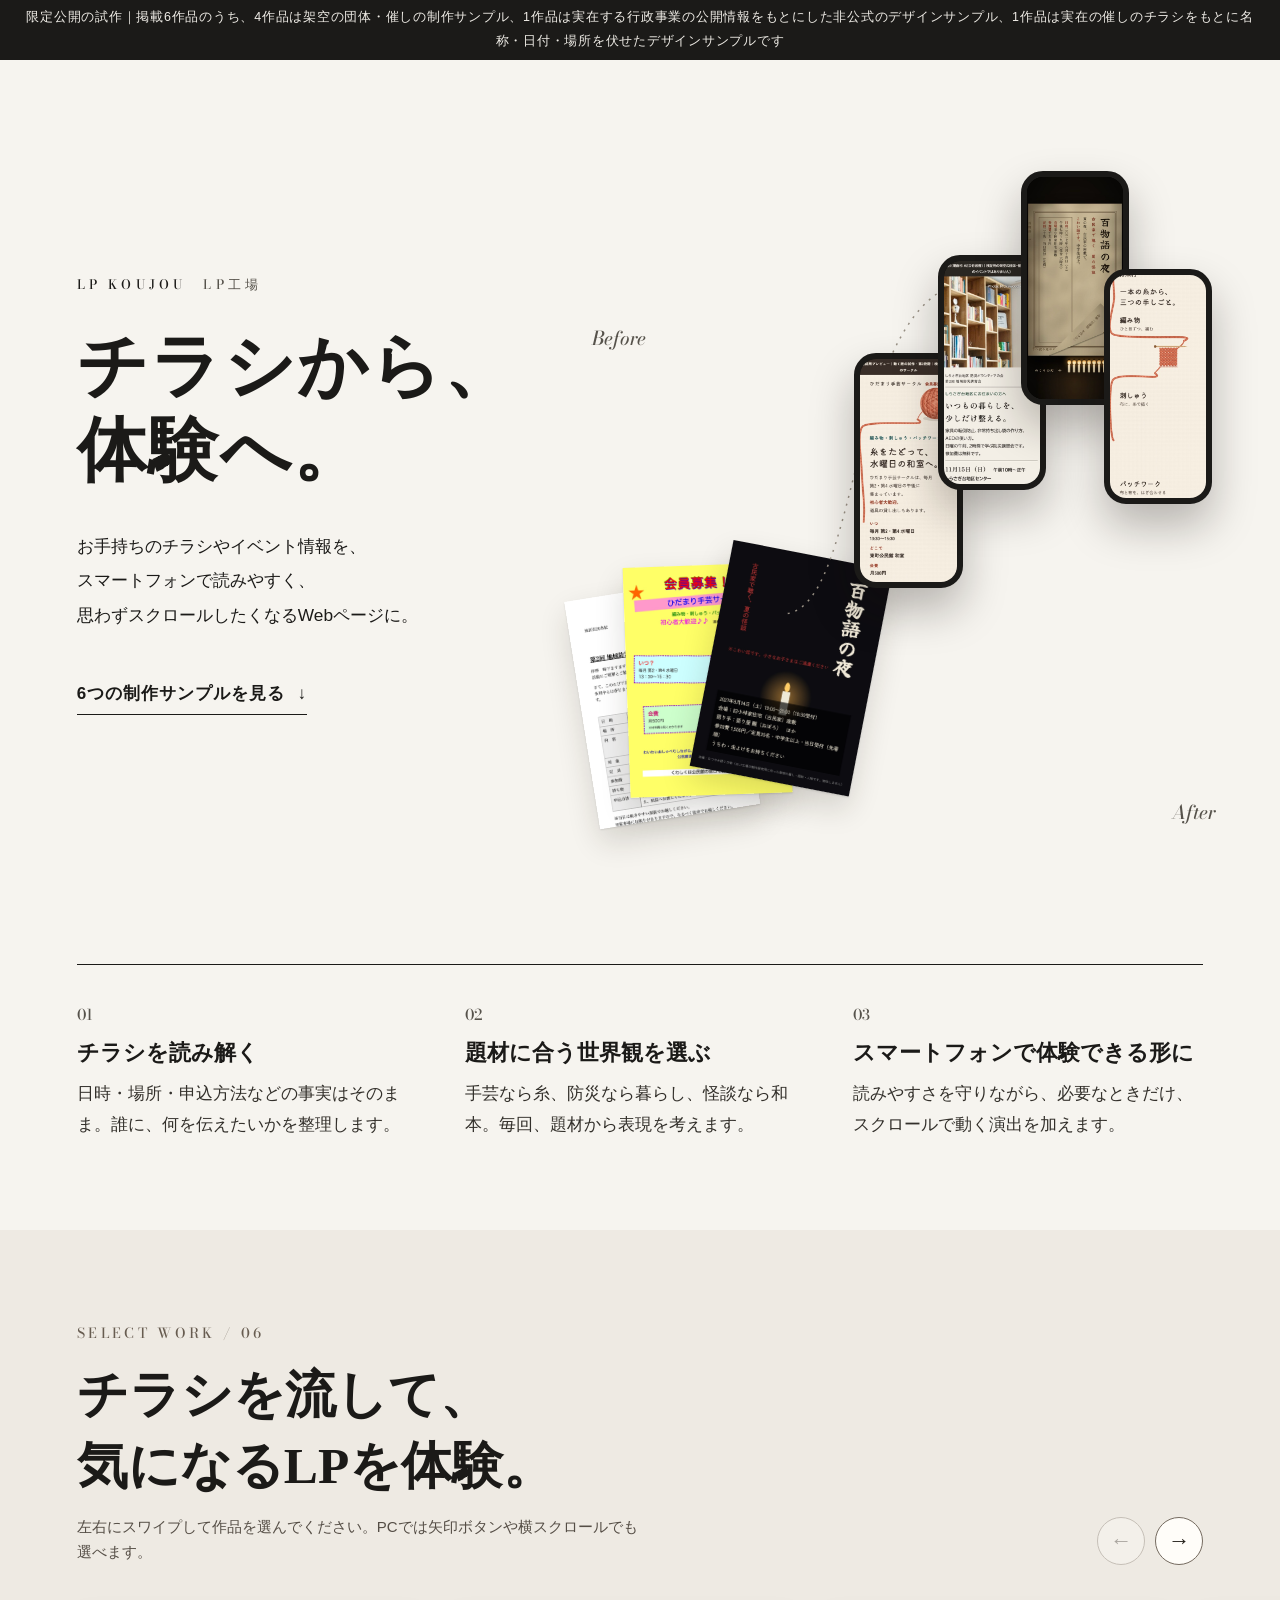
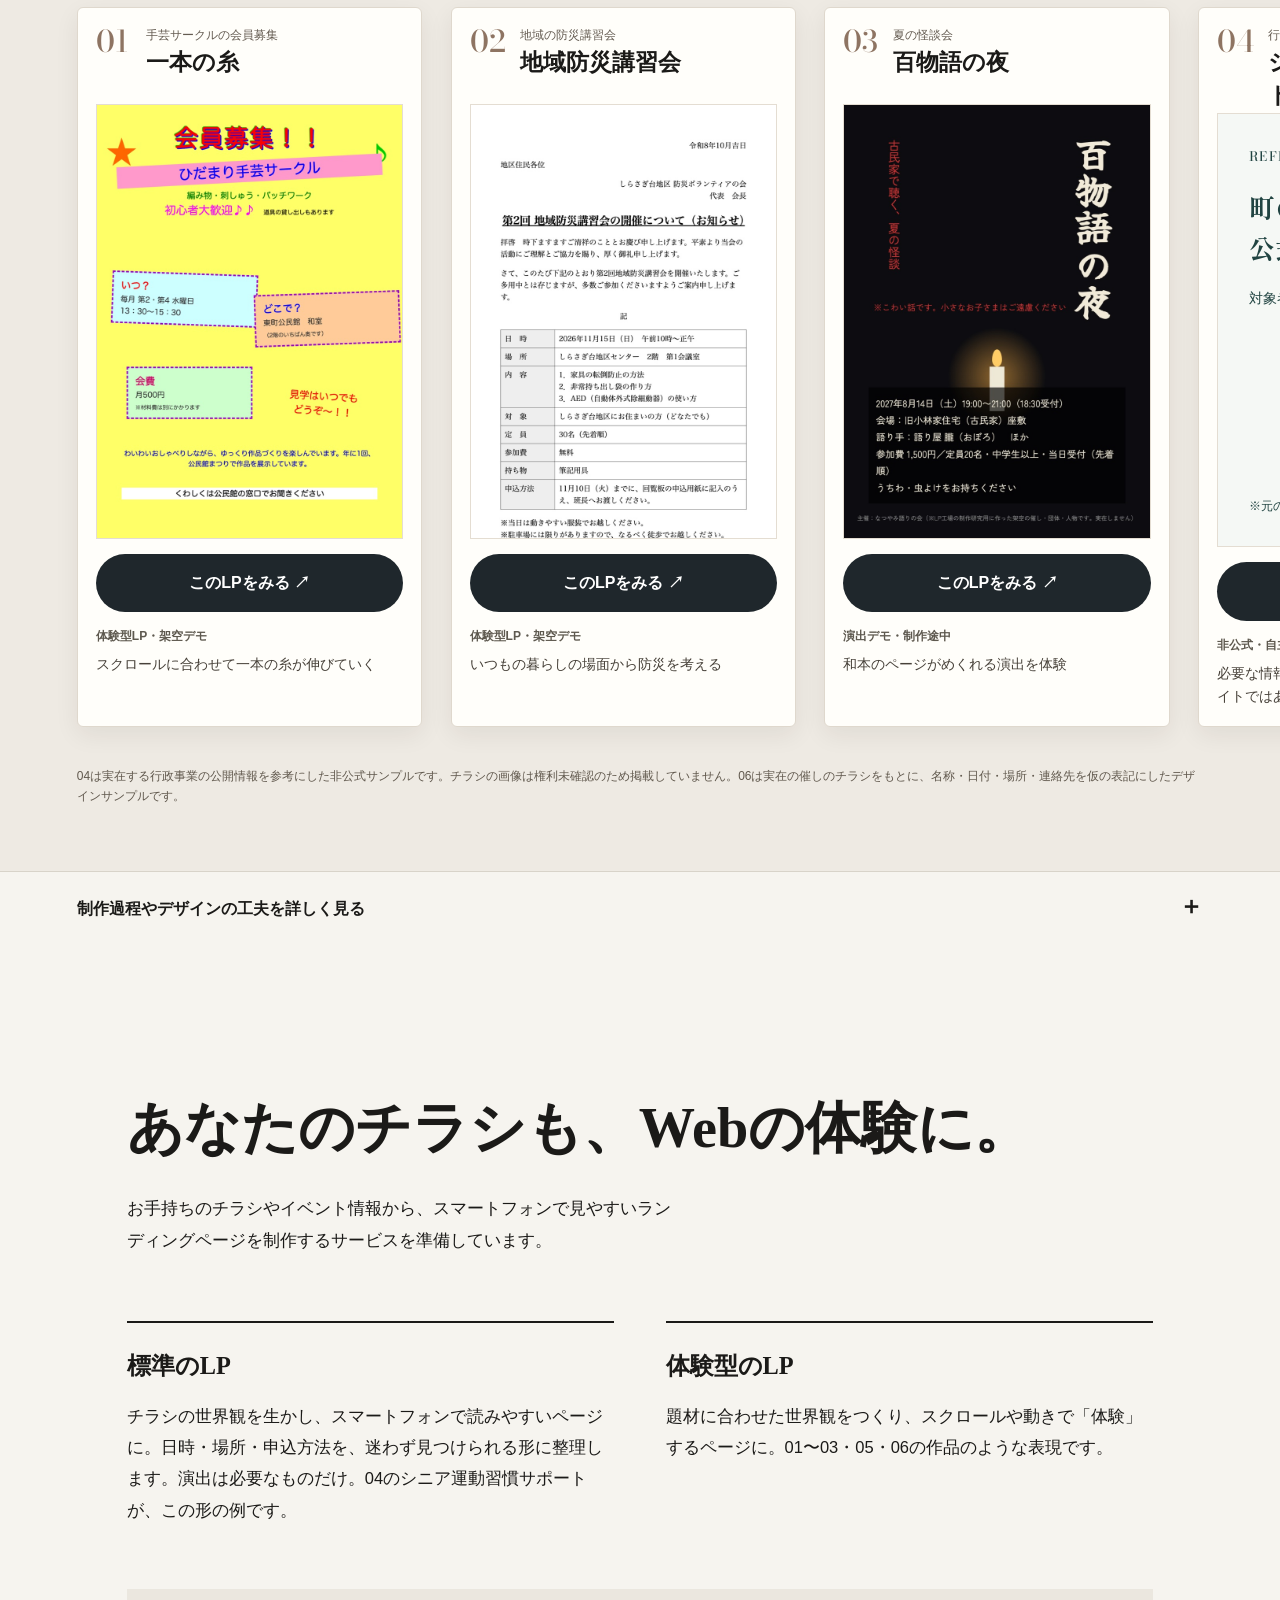
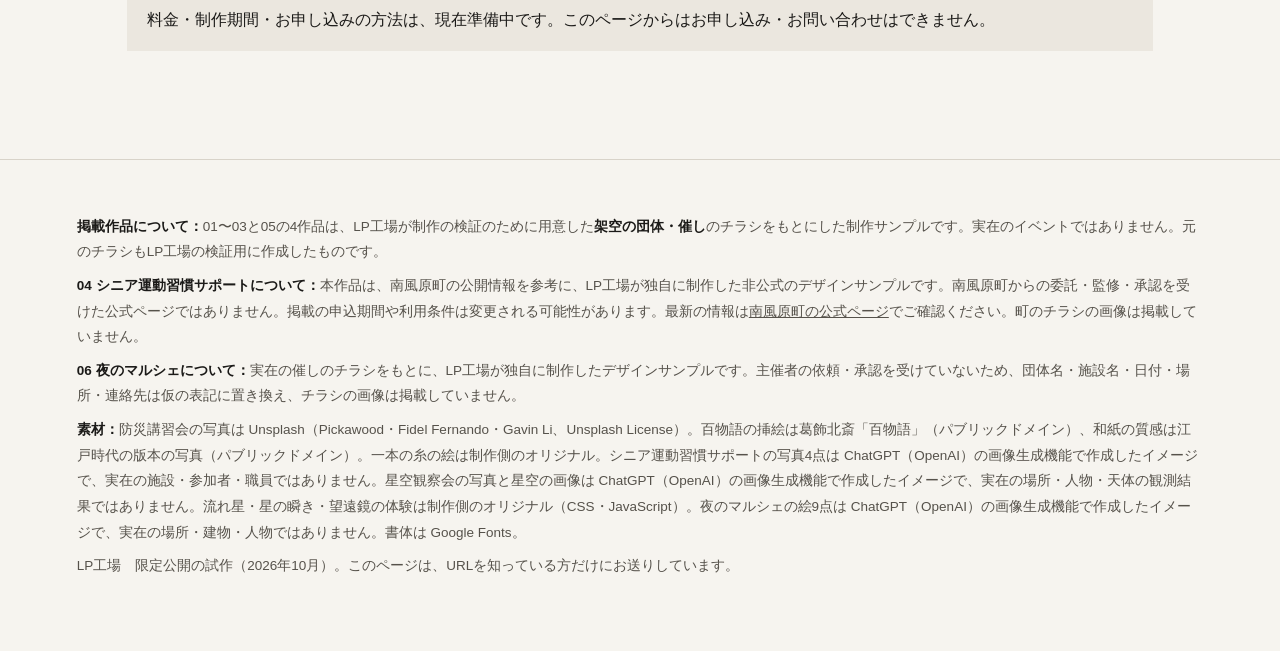
<file: lpk-v38bcgca9hwhktank9yjrrpt8z/index.html>
<!doctype html>
<html lang="ja">
<head>
<meta charset="utf-8">
<meta name="robots" content="noindex, nofollow, noarchive">
<meta name="referrer" content="no-referrer">
<meta name="viewport" content="width=device-width, initial-scale=1">

<title>チラシから、体験へ。｜LP工場 制作サンプル（非公開試作）</title>
<meta name="description" content="お手持ちのチラシやイベント情報から、スマートフォンで見やすく、印象に残るランディングページを。LP工場の制作サンプル（非公開の試作）。">
<link rel="icon" href="data:,">
<link rel="preconnect" href="https://fonts.googleapis.com"><link rel="preconnect" href="https://fonts.gstatic.com" crossorigin>
<link rel="stylesheet" href="https://fonts.googleapis.com/css2?family=Shippori+Mincho+B1:wght@600;800&family=Bodoni+Moda:ital,opsz,wght@0,6..96,400;0,6..96,500;1,6..96,400&family=Zen+Kaku+Gothic+New:wght@400;500;700&display=swap">
<link rel="stylesheet" href="style.css">
<script src="reveal.js" defer></script>
<script src="gallery.js" defer></script>
</head>
<body>
<p class="private">限定公開の試作｜掲載6作品のうち、4作品は架空の団体・催しの制作サンプル、1作品は実在する行政事業の公開情報をもとにした非公式のデザインサンプル、1作品は実在の催しのチラシをもとに名称・日付・場所を伏せたデザインサンプルです</p>
<a class="skip" href="#works">作品へ</a>

<!-- ファーストビュー：左に紙のチラシの束、右に、そこから立ち上がる4つの画面 -->
<header class="hero">
  <div class="hero__text">
    <p class="hero__brand"><span lang="en">LP KOUJOU</span>　LP工場</p>
    <h1 class="hero__title"><span class="ph">チラシから、</span><span class="ph">体験へ。</span></h1>
    <p class="hero__lead"><span class="ph">お手持ちのチラシやイベント情報を、</span><span class="ph">スマートフォンで読みやすく、</span><span class="ph">思わずスクロールしたくなる</span><span class="ph">Webページに。</span></p>
    <p class="hero__go"><a href="#works">6つの制作サンプルを見る</a></p>
  </div>
  <div class="hero__stage" aria-hidden="true">
    <div class="papers">
      <img class="paper p1" src="assets/bousai-flyer.jpg" alt="" width="778" height="1100">
      <img class="paper p2" src="assets/ito-flyer.jpg" alt="" width="778" height="1100">
      <img class="paper p4" src="assets/horror-flyer.jpg" alt="" width="778" height="1100">
      <p class="label label--before" lang="en">Before</p>
    </div>
    <svg class="flow" viewBox="0 0 200 400" preserveAspectRatio="none"><path d="M10 330 C 90 320, 80 120, 190 80" fill="none" stroke="currentColor" stroke-width="1.5" stroke-dasharray="2 6" vector-effect="non-scaling-stroke"/></svg>
    <div class="screens">
      <figure class="scr s1"><img src="assets/ito-sp-top.jpg" alt="" width="780" height="1688"></figure>
      <figure class="scr s2"><img src="assets/bousai-sp-top.jpg" alt="" width="780" height="1688"></figure>
      <figure class="scr s3"><img src="assets/horror-sp-048.jpg" alt="" width="740" height="1600"></figure>
      <figure class="scr s4"><img src="assets/ito-sp-crafts.jpg" alt="" width="780" height="1688"></figure>
      <p class="label label--after" lang="en">After</p>
    </div>
  </div>
</header>

<!-- 何をするサービスか（短く） -->
<section class="what" aria-labelledby="what-h">
  <h2 id="what-h" class="vh">LP工場がすること</h2>
  <ol class="what__list">
    <li><span class="what__n" lang="en">01</span><b>チラシを読み解く</b><span>日時・場所・申込方法などの事実はそのまま。誰に、何を伝えたいかを整理します。</span></li>
    <li><span class="what__n" lang="en">02</span><b>題材に合う世界観を選ぶ</b><span>手芸なら糸、防災なら暮らし、怪談なら和本。毎回、題材から表現を考えます。</span></li>
    <li><span class="what__n" lang="en">03</span><b>スマートフォンで体験できる形に</b><span>読みやすさを守りながら、必要なときだけ、スクロールで動く演出を加えます。</span></li>
  </ol>
</section>

<main id="works">
<section class="chooser" aria-labelledby="chooser-title">
  <div class="chooser__intro">
    <div><p class="chooser__eyebrow">SELECT WORK / 06</p>
      <h2 id="chooser-title">チラシを流して、<br>気になるLPを体験。</h2>
      <p class="chooser__guide">左右にスワイプして作品を選んでください。PCでは矢印ボタンや横スクロールでも選べます。</p>
    </div>
    <div class="chooser__controls" aria-label="作品の切り替え">
      <button type="button" class="chooser__arrow" data-gallery-prev aria-label="前の作品へ">←</button>
      <button type="button" class="chooser__arrow" data-gallery-next aria-label="次の作品へ">→</button>
    </div>
  </div>
  <div class="chooser__track" id="chooser-track" role="region" aria-roledescription="カルーセル" aria-label="チラシから作品を選ぶ" tabindex="0">
<article class="chooser-card" id="chooser-01" aria-labelledby="chooser-title-01">
  <header class="chooser-card__head"><span class="chooser-card__number">01</span><div><p class="chooser-card__genre">手芸サークルの会員募集</p><h3 id="chooser-title-01">一本の糸</h3></div></header>
  <div class="chooser-card__image"><img src="assets/ito-flyer.jpg" alt="ひだまり手芸サークルの会員募集チラシ。黄色い背景に原色の文字や枠が配置されている" width="778" height="1100" loading="lazy"></div>
  <a class="chooser-card__link" href="works/ito/index.html" target="_blank" rel="noopener">このLPをみる<span class="vh">（一本の糸、新しいタブで開きます）</span></a>
  <p class="chooser-card__label">体験型LP・架空デモ</p><p class="chooser-card__copy">スクロールに合わせて一本の糸が伸びていく</p>
</article>
<article class="chooser-card" id="chooser-02" aria-labelledby="chooser-title-02">
  <header class="chooser-card__head"><span class="chooser-card__number">02</span><div><p class="chooser-card__genre">地域の防災講習会</p><h3 id="chooser-title-02">地域防災講習会</h3></div></header>
  <div class="chooser-card__image"><img src="assets/bousai-flyer.jpg" alt="地域防災講習会の元チラシ。手紙形式の文章と、日時や会場の表がある" width="778" height="1100" loading="lazy"></div>
  <a class="chooser-card__link" href="works/bousai/index.html" target="_blank" rel="noopener">このLPをみる<span class="vh">（地域防災講習会、新しいタブで開きます）</span></a>
  <p class="chooser-card__label">体験型LP・架空デモ</p><p class="chooser-card__copy">いつもの暮らしの場面から防災を考える</p>
</article>
<article class="chooser-card" id="chooser-03" aria-labelledby="chooser-title-03">
  <header class="chooser-card__head"><span class="chooser-card__number">03</span><div><p class="chooser-card__genre">夏の怪談会</p><h3 id="chooser-title-03">百物語の夜</h3></div></header>
  <div class="chooser-card__image"><img src="assets/horror-flyer.jpg" alt="百物語の夜の元チラシ。黒地に縦書きのタイトルとろうそくの絵がある" width="778" height="1100" loading="lazy"></div>
  <a class="chooser-card__link" href="works/horror/index.html" target="_blank" rel="noopener">このLPをみる<span class="vh">（百物語の夜、新しいタブで開きます）</span></a>
  <p class="chooser-card__label">演出デモ・制作途中</p><p class="chooser-card__copy">和本のページがめくれる演出を体験</p>
</article>
<article class="chooser-card" id="chooser-04" aria-labelledby="chooser-title-04">
  <header class="chooser-card__head"><span class="chooser-card__number">04</span><div><p class="chooser-card__genre">行政事業の情報案内</p><h3 id="chooser-title-04">シニア運動習慣サポート</h3></div></header>
  <div class="chooser-card__image"><div class="chooser-card__reference" role="img" aria-label="資料の内容をまとめた代替表示。元チラシの画像は権利未確認のため掲載していません"><span class="chooser-card__reference-kicker">REFERENCE / 04</span><strong>町のチラシと<br>公式情報をもとに</strong><span>対象者・補助条件・申込方法を整理</span><small>※元のチラシ画像は掲載していません</small></div></div>
  <a class="chooser-card__link" href="works/haebaru/index.html" target="_blank" rel="noopener">このLPをみる<span class="vh">（シニア運動習慣サポート、新しいタブで開きます）</span></a>
  <p class="chooser-card__label">非公式・自主制作サンプル</p><p class="chooser-card__copy">必要な情報を整理して読みやすく。町の公式サイトではありません</p>
</article>
<article class="chooser-card" id="chooser-05" aria-labelledby="chooser-title-05">
  <header class="chooser-card__head"><span class="chooser-card__number">05</span><div><p class="chooser-card__genre">星空観察会の案内</p><h3 id="chooser-title-05">星空観察会</h3></div></header>
  <div class="chooser-card__image"><img src="assets/star-flyer.jpg" alt="星空観察会（案）の手書き風ラフチラシ。開催情報と確認中の事項が書かれている" width="778" height="1100" loading="lazy"></div>
  <a class="chooser-card__link" href="works/star/index.html" target="_blank" rel="noopener">このLPをみる<span class="vh">（星空観察会、新しいタブで開きます）</span></a>
  <p class="chooser-card__label">体験型LP・架空デモ</p><p class="chooser-card__copy">流れ星と望遠鏡をのぞく疑似体験</p>
</article>
<article class="chooser-card" id="chooser-06" aria-labelledby="chooser-title-06">
  <header class="chooser-card__head"><span class="chooser-card__number">06</span><div><p class="chooser-card__genre">夜のマルシェの告知</p><h3 id="chooser-title-06">今夜限定 酒処</h3></div></header>
  <div class="chooser-card__image"><div class="chooser-card__reference" role="img" aria-label="もとにしたチラシの内容をまとめた代替表示。実在の催しのため、チラシの画像と名称は掲載していません"><span class="chooser-card__reference-kicker">REFERENCE / 06</span><strong>実在の催しの<br>チラシをもとに</strong><span>名称・日付・場所・連絡先は仮の表記</span><small>※元のチラシ画像は掲載していません</small></div></div>
  <a class="chooser-card__link" href="works/night/index.html" target="_blank" rel="noopener">このLPをみる<span class="vh">（今夜限定 酒処、新しいタブで開きます）</span></a>
  <p class="chooser-card__label">体験型LP・自主制作サンプル</p><p class="chooser-card__copy">夕暮れから乾杯まで、スクロールで夜が深まる</p>
</article>
  </div>
  <p class="chooser__legal">04は実在する行政事業の公開情報を参考にした非公式サンプルです。チラシの画像は権利未確認のため掲載していません。06は実在の催しのチラシをもとに、名称・日付・場所・連絡先を仮の表記にしたデザインサンプルです。</p>
</section>
<details class="work-archive">
  <summary>制作過程やデザインの工夫を詳しく見る <span aria-hidden="true">＋</span></summary>
  <div class="work-archive__content">


<!-- 01 一本の糸 -->
<section class="work work--ito" aria-labelledby="ito-h">
  <div class="work__head">
    <p class="work__no" lang="en">01</p>
    <div>
      <p class="work__genre">サークルの会員募集　<span class="tag">体験型LP</span><span class="tag tag--ok">完成候補</span></p>
      <h2 id="ito-h" class="work__title">一本の糸</h2>
      <p class="work__client">ひだまり手芸サークル（架空）</p>
    </div>
  </div>
  <div class="ba">
    <figure class="ba__before" data-reveal><figcaption><span lang="en">Before</span>元のチラシ</figcaption><img src="assets/ito-flyer.jpg" alt="元のチラシ：黄色の地に原色の文字と枠が並ぶ、手芸サークルの会員募集のチラシ" width="778" height="1100" loading="lazy"></figure>
    <div class="ba__after" data-reveal>
      <p class="ba__cap"><span lang="en">After</span>完成LP</p>
      <figure class="pc"><img src="assets/ito-pc-crafts.jpg" alt="完成LPのPC画面：一本の毛糸が、編み物・刺しゅう・パッチワークの絵をつないでいる" width="1600" height="1000" loading="lazy"></figure>
      <figure class="sp"><img src="assets/ito-sp-top.jpg" alt="完成LPのスマホ画面：毛糸玉から糸が伸びる最初の画面" width="780" height="1688" loading="lazy"></figure>
    </div>
  </div>
  <div class="work__body">
    <ul class="points">
      <li><b>色を、糸の色ひとつに。</b>原色がぶつかる紙面を、生成りの地と糸の朱色にまとめました。</li>
      <li><b>糸が、読む順番を案内する。</b>何をする会か → ようす → 日時・場所・会費 → 見学のしかた。</li>
      <li><b>スクロールで糸が伸びる。</b>糸先が届いたところで、編み物や刺しゅうのモチーフが現れます。</li>
    </ul>
    <p class="cta"><a class="btn" href="works/ito/index.html" target="_blank" rel="noopener">LPを体験する<span class="vh">（新しいタブで開きます）</span></a><span class="cta__note">スマートフォンでゆっくりスクロールしてみてください</span></p>
  </div>
</section>

<!-- 02 防災講習会 -->
<section class="work work--bousai" aria-labelledby="bousai-h">
  <div class="work__head">
    <p class="work__no" lang="en">02</p>
    <div>
      <p class="work__genre">地域の講習会の案内　<span class="tag">体験型LP</span><span class="tag tag--ok">試作（審査中）</span></p>
      <h2 id="bousai-h" class="work__title"><span class="ph">いつもの暮らしを、</span><span class="ph">少しだけ整える。</span></h2>
      <p class="work__client">第2回 地域防災講習会／しらさぎ台地区 防災ボランティアの会（架空）</p>
    </div>
  </div>
  <div class="ba ba--rev">
    <figure class="ba__before" data-reveal><figcaption><span lang="en">Before</span>元のチラシ</figcaption><img src="assets/bousai-flyer.jpg" alt="元のチラシ：「拝啓」で始まり、表で日時や会場を並べた、文字中心の講習会のお知らせ" width="778" height="1100" loading="lazy"></figure>
    <div class="ba__after" data-reveal>
      <p class="ba__cap"><span lang="en">After</span>LP</p>
      <figure class="pc"><img src="assets/bousai-pc-top.jpg" alt="LPのPC画面：本棚の写真と、明朝の見出し「いつもの暮らしを、少しだけ整える。」" width="1600" height="1000" loading="lazy"></figure>
      <figure class="sp"><img src="assets/bousai-sp-s4.jpg" alt="LPのスマホ画面：いつもの道の写真に「あなた、AED使えますか？」" width="780" height="1688" loading="lazy"></figure>
    </div>
  </div>
  <div class="work__body">
    <ul class="points">
      <li><b>通知文を、暮らしの場面に。</b>本棚・玄関・いつもの道の写真から、「もし自分だったら」を考えるページに。</li>
      <li><b>事実は公的資料とチラシだけ。</b>防災の情報は公的機関の資料から引用し、出典を明記しました。</li>
      <li><b>申込は回覧板のまま。</b>Webの申込ボタンは作らず、急ぐ人もすぐ見つけられる位置に。</li>
    </ul>
    <p class="cta"><a class="btn" href="works/bousai/index.html" target="_blank" rel="noopener">LPを体験する<span class="vh">（新しいタブで開きます）</span></a><span class="cta__note">家具 → 持ち出し袋 → AED の順に場面が変わります</span></p>
  </div>
</section>

<!-- 03 百物語の夜 -->
<section class="work work--horror" aria-labelledby="horror-h">
  <div class="work__head">
    <p class="work__no" lang="en">03</p>
    <div>
      <p class="work__genre">夏の怪談会の案内　<span class="tag">演出デモ</span><span class="tag tag--wip">制作途中</span></p>
      <h2 id="horror-h" class="work__title">百物語の夜</h2>
      <p class="work__client">古民家で聴く、夏の怪談／なつやみ語りの会（架空）</p>
    </div>
  </div>
  <div class="ba">
    <figure class="ba__before" data-reveal><figcaption><span lang="en">Before</span>元のチラシ</figcaption><img src="assets/horror-flyer.jpg" alt="元のチラシ：黒い地に縦書きの題「百物語の夜」と、ろうそくの絵" width="778" height="1100" loading="lazy"></figure>
    <div class="ba__after" data-reveal>
      <p class="ba__cap"><span lang="en">After</span>ページめくりの演出デモ</p>
      <figure class="pc"><img src="assets/horror-pc-045.jpg" alt="演出デモのPC画面：怪談の和本の見開き。右の頁の角が持ち上がりかけている" width="1600" height="1000" loading="lazy"></figure>
      <figure class="sp"><img src="assets/horror-sp-048.jpg" alt="演出デモのスマホ画面：和本の頁の角が持ち上がる" width="740" height="1600" loading="lazy"></figure>
    </div>
  </div>
  <figure class="seq" data-reveal><img src="assets/horror-seq.jpg" alt="ページめくりの流れ（左から右へ）：紙の角がゆっくり持ち上がり、パラッと裏返って、次の挿絵と頁が現れる" width="4338" height="302" loading="lazy"><figcaption>紙の角がゆっくり持ち上がり、ある角度を超えると「パラッ」と裏返る。めくるたびに灯がひとつ消えていきます。</figcaption></figure>
  <div class="work__body">
    <ul class="points">
      <li><b>怪談の和本をめくる。</b>北斎の「百物語」の挿絵と、枠線の中の縦書き。案内は巻末の奥付の形に。</li>
      <li><b>本当に頁をめくる感覚。</b>スクロールに合わせて角が持ち上がり、紙は自分の重さで裏返ります。戻せば逆にめくれます。</li>
      <li><b>驚かせない怖さ。</b>点滅や大きな音は使わず、灯が減っていく静けさで。</li>
    </ul>
    <p class="status">この作品は、<b>ページめくり演出のデモ（1回分）</b>です。LP全体は制作途中です。</p>
    <p class="cta"><a class="btn" href="works/horror/index.html" target="_blank" rel="noopener">ページめくりを体験する<span class="vh">（新しいタブで開きます）</span></a><span class="cta__note">ゆっくり下へスクロール。戻すと前の頁に戻ります</span></p>
  </div>
</section>

<!-- 04 シニア運動習慣サポート（実在する行政事業を題材にした非公式サンプル） -->
<section class="work work--haebaru" aria-labelledby="haebaru-h">
  <div class="work__head">
    <p class="work__no" lang="en">04</p>
    <div>
      <p class="work__genre">実在する行政事業の案内　<span class="tag">標準LP</span><span class="tag tag--ok">自主制作サンプル</span><span class="tag tag--wip">非公式</span></p>
      <h2 id="haebaru-h" class="work__title">シニア運動習慣サポート</h2>
      <p class="work__client">南風原町の公開情報をもとにした、非公式のデザインサンプル（町の依頼・監修・承認はありません）</p>
      <p class="work__lead">実在する行政事業の情報をもとに、運動を始めるきっかけから利用方法まで、読みやすく整理したLP。</p>
    </div>
  </div>
  <div class="ba ba--rev">
    <figure class="ba__before" data-reveal><figcaption><span lang="en">Before</span>参照した資料</figcaption>
      <div class="refdoc">
        <p class="refdoc__t">町の紙のチラシと、<br>町の公式ページ</p>
        <ul><li>補助額・対象年齢・3か月・1人1回</li><li>申込方法（電子申請・電話・窓口）</li><li>申込期限・利用開始・対象外の条件</li><li>チラシの「フレイルチェック」6項目</li></ul>
        <p class="refdoc__note">チラシの画像は、権利を確認していないため掲載していません。</p>
      </div>
    </figure>
    <div class="ba__after" data-reveal>
      <p class="ba__cap"><span lang="en">After</span>標準LP（デザインサンプル）</p>
      <figure class="pc"><img src="assets/haebaru-pc-moves.jpg" alt="LPのPC画面：水中運動・筋力トレーニング・エアロビクスを、写真付きで横に並べている" width="1600" height="1000" loading="lazy"></figure>
      <figure class="sp"><img src="assets/haebaru-sp-top.jpg" alt="LPのスマホ画面：冒頭の非公式の表示と、ストレッチをする高齢の男女の写真" width="780" height="1688" loading="lazy"></figure>
    </div>
  </div>
  <div class="work__body">
    <ul class="points">
      <li><b>チラシと公式情報を照合。</b>補助額・期限・対象外の条件を町の公式ページと突き合わせ、確認できない事実は書きません。</li>
      <li><b>高齢の方が読みやすい文字と順番。</b>丸みのある書体と大きめの文字。補助額 → 条件 → 申込方法 → 利用までの流れの順に整理。</li>
      <li><b>運動を想像しやすい写真。</b>水中運動・筋力トレーニング・エアロビクスを、写真（AI生成のイメージ）で具体的に。</li>
      <li><b>動きは、必要な場所だけ。</b>写真や数字が静かに現れるだけ。動きを減らす設定では止まります。</li>
      <li><b>電子申請・電話・窓口を分けて案内。</b>スマートフォンが苦手な方の申込方法も、迷わず見つかる形に。</li>
    </ul>
    <p class="status">本作品は、南風原町の公開情報を参考に、LP工場が独自に制作した非公式のデザインサンプルです。南風原町からの委託・監修・承認を受けた公式ページではありません。最新の制度情報は<a href="https://www.town.haebaru.lg.jp/soshiki/10/16458.html" target="_blank" rel="noopener">南風原町の公式ページ</a>でご確認ください。</p>
    <p class="cta"><a class="btn" href="works/haebaru/index.html" target="_blank" rel="noopener">LPを見る<span class="vh">（新しいタブで開きます）</span></a><span class="cta__note">デザインサンプルです。このページからは申し込めません</span></p>
  </div>
</section>

<!-- 05 星空観察会（架空の催しの体験型LP） -->
<section class="work work--star" aria-labelledby="star-h">
  <div class="work__head">
    <p class="work__no" lang="en">05</p>
    <div>
      <p class="work__genre">星空観察会の案内　<span class="tag">体験型LP</span><span class="tag tag--ok">自主制作サンプル</span></p>
      <h2 id="star-h" class="work__title"><span class="ph">星空観察会｜</span><span class="ph">望遠鏡をのぞける体験型LP</span></h2>
      <p class="work__client">あおば天文クラブ（架空）</p>
      <p class="work__lead">チラシでは伝えきれない「夜空の下で、望遠鏡をのぞく体験」を、Webで先に味わえるページに。</p>
    </div>
  </div>
  <div class="ba">
    <figure class="ba__before" data-reveal><figcaption><span lang="en">Before</span>元のチラシ（手書きのラフ）</figcaption><img src="assets/star-flyer.jpg" alt="元のチラシ：罫線のノートに手書き風の文字で「星空観察会（案）」と日時・場所・持ち物。申し込みと連絡先は未定のメモ" width="778" height="1100" loading="lazy"></figure>
    <div class="ba__after" data-reveal>
      <p class="ba__cap"><span lang="en">After</span>体験型LP</p>
      <figure class="pc"><img src="assets/star-pc-top.jpg" alt="LPのPC画面：冬の夜の河川敷で、望遠鏡の横に立つ親子の後ろ姿。左に題名・日時・場所と「望遠鏡をのぞいてみる」ボタン" width="1600" height="1000" loading="lazy"></figure>
      <figure class="sp"><img src="assets/star-sp-scope.jpg" alt="LPのスマホ画面：黒い画面の中央に、円い望遠鏡の視野に広がる星空" width="780" height="1688" loading="lazy"></figure>
    </div>
  </div>
  <figure class="seq" data-reveal><img src="assets/star-seq.jpg" alt="望遠鏡の体験の流れ（左から右へ）：1画面目のボタンを押すと、画面が暗くなり、中央の小さな円い星空が広がって、ドラッグで視点が動く" width="1956" height="300" loading="lazy"><figcaption>「望遠鏡をのぞいてみる」を押すと画面が暗くなり、円い視野が広がります。指やマウスで、星空を上下左右に見回せます。</figcaption></figure>
  <div class="work__body">
    <ul class="points">
      <li><b>夜の空気感を、写真で。</b>実写に近い高精細な生成画像で、冬の河川敷に立つ親子と望遠鏡を描きました。</li>
      <li><b>ときどき流れる、流れ星。</b>1画面目の空に、5〜10秒おきのランダムなタイミングで、細い流れ星が静かに流れます。</li>
      <li><b>望遠鏡をのぞく疑似体験。</b>ボタンを押すと画面が暗くなり、円い視野に星空が広がります。指やマウス、矢印キーで見回せます。</li>
      <li><b>眺めることに絞った演出。</b>視野の中では星が控えめに瞬き、ときどき流れ星が通ります。解説やゲームは入れていません。</li>
      <li><b>誰でも同じ情報に届く。</b>PC・スマートフォンに対応。キーボードでも操作でき、動きを減らす設定では動きを止めます。体験しなくても、日時・場所・参加のしかたはすぐ読めます。</li>
    </ul>
    <p class="status">架空のイベントを題材にした自主制作のデモです。写真と星空の画像は生成したイメージ、流れ星と瞬きは演出で、実際の観測結果や星の見え方ではありません。集客効果は測定していません。</p>
    <p class="cta"><a class="btn" href="works/star/index.html" target="_blank" rel="noopener">望遠鏡をのぞいてみる<span class="vh">（LPを新しいタブで開きます）</span></a><span class="cta__note">1画面目の「望遠鏡をのぞいてみる」から。閉じるボタンか Esc キーで戻ります</span></p>
  </div>
</section>

<!-- 06 夜のマルシェ（実在の催しのチラシをもとに、名称・日付・場所を伏せたサンプル） -->
<section class="work work--night" aria-labelledby="night-h">
  <div class="work__head">
    <p class="work__no" lang="en">06</p>
    <div>
      <p class="work__genre">夜のマルシェの告知　<span class="tag">体験型LP</span><span class="tag tag--ok">自主制作サンプル</span></p>
      <h2 id="night-h" class="work__title"><span class="ph">今夜限定 酒処｜</span><span class="ph">スクロールで夜が深まる絵物語LP</span></h2>
      <p class="work__client">実在の催しのチラシをもとにしたデザインサンプル（団体名・施設名・日付・場所・連絡先は仮の表記）</p>
      <p class="work__lead">観光案内所が一夜だけ酒処になる。チラシの一文を、夕暮れから乾杯までの「一夜の物語」として見せるページに。</p>
    </div>
  </div>
  <div class="ba ba--rev">
    <figure class="ba__before" data-reveal><figcaption><span lang="en">Before</span>もとにしたチラシ</figcaption>
      <div class="refdoc">
        <p class="refdoc__t">実在の催しの、<br>紙のチラシ1枚</p>
        <ul><li>イベント名・日時・会場</li><li>会場のつくり（飲食・出店のスペース）</li><li>主催・問い合わせ先</li><li>料金・メニューなどは記載なし</li></ul>
        <p class="refdoc__note">主催者の許可を得ていないため、チラシの画像と名称は掲載していません。</p>
      </div>
    </figure>
    <div class="ba__after" data-reveal>
      <p class="ba__cap"><span lang="en">After</span>体験型LP</p>
      <figure class="pc"><img src="assets/night-pc-top.jpg" alt="LPのPC画面：電球の灯る夜の観光案内所の絵を画面いっぱいに敷き、左に「今夜限定 酒処」の題字と日時、開催情報へのボタン" width="1280" height="800" loading="lazy"></figure>
      <figure class="sp"><img src="assets/night-sp-chat.jpg" alt="LPのスマホ画面：灯りの下のテーブルで4人が笑い合う絵と、「食べて、飲んで、話す。」の文字" width="780" height="1688" loading="lazy"></figure>
    </div>
  </div>
  <figure class="seq" data-reveal><img src="assets/night-seq.jpg" alt="スクロールの流れ（左から右へ）：夕暮れの広場、灯りがともる、人が集まる、出店がにぎわう、乾杯、笑い合う" width="1956" height="204" loading="lazy"><figcaption>スクロールすると画面が止まり、同じ構図の絵が少しずつ変わります。夕暮れの広場に灯りがともり、人が集まり、出店がにぎわい、ひとつのテーブルで乾杯して笑い合うまで。</figcaption></figure>
  <div class="work__body">
    <ul class="points">
      <li><b>一夜を、場面の連続で。</b>同じ構図で描いた絵を、スクロールに合わせて溶かすように切り替えます。夕暮れから夜へ、静かな広場がにぎわいに変わります。</li>
      <li><b>次の場面は、めくるように。</b>場所が変わるときだけ、次のコマが下からめくれて入ります。進み具合は上部の4つの番号で分かります。</li>
      <li><b>絵が主役の1画面目。</b>灯りの絵を画面いっぱいに敷き、文字の下だけを暗くして、読みやすさ（コントラスト4.5:1以上）を守っています。</li>
      <li><b>確かなことと、書いていないこと。</b>開催情報は、チラシに載っていたことと、載っていないこと（料金・メニュー・雨天など）を分けて示します。物語を飛ばして開催情報へ進むこともできます。</li>
      <li><b>誰でも同じ情報に届く。</b>PC・スマートフォンに対応。動きを減らす設定やJavaScriptが無効でも、全ての場面と情報を読めます。画像はページ全体で約1.6MB。</li>
    </ul>
    <p class="status">実在の催しのチラシをもとにした自主制作のデザインサンプルです。主催者の依頼・承認はなく、団体名・施設名・日付・場所・連絡先は仮の表記に置き換えています。絵は生成したイメージで、実在の場所・建物・出店者・料理・参加者ではありません。集客効果は測定していません。</p>
    <p class="cta"><a class="btn" href="works/night/index.html" target="_blank" rel="noopener">LPを見る<span class="vh">（新しいタブで開きます）</span></a><span class="cta__note">デザインサンプルです。このページの情報で催しに参加することはできません</span></p>
  </div>
</section>

  </div>
</details>
</main>

<!-- サービスの構想 -->
<section class="service" aria-labelledby="service-h">
  <h2 id="service-h" class="service__title"><span class="ph">あなたのチラシも、</span><span class="ph">Webの体験に。</span></h2>
  <p class="service__lead">お手持ちのチラシやイベント情報から、スマートフォンで見やすいランディングページを制作するサービスを準備しています。</p>
  <div class="plans">
    <div class="plan">
      <h3>標準のLP</h3>
      <p>チラシの世界観を生かし、スマートフォンで読みやすいページに。日時・場所・申込方法を、迷わず見つけられる形に整理します。演出は必要なものだけ。04のシニア運動習慣サポートが、この形の例です。</p>
    </div>
    <div class="plan">
      <h3>体験型のLP</h3>
      <p>題材に合わせた世界観をつくり、スクロールや動きで「体験」するページに。01〜03・05・06の作品のような表現です。</p>
    </div>
  </div>
  <p class="service__note">料金・制作期間・お申し込みの方法は、現在準備中です。このページからはお申し込み・お問い合わせはできません。</p>
</section>

<footer class="foot">
  <p><b>掲載作品について：</b>01〜03と05の4作品は、LP工場が制作の検証のために用意した<b>架空の団体・催し</b>のチラシをもとにした制作サンプルです。実在のイベントではありません。元のチラシもLP工場の検証用に作成したものです。</p>
  <p><b>04 シニア運動習慣サポートについて：</b>本作品は、南風原町の公開情報を参考に、LP工場が独自に制作した非公式のデザインサンプルです。南風原町からの委託・監修・承認を受けた公式ページではありません。掲載の申込期間や利用条件は変更される可能性があります。最新の情報は<a href="https://www.town.haebaru.lg.jp/soshiki/10/16458.html" target="_blank" rel="noopener">南風原町の公式ページ</a>でご確認ください。町のチラシの画像は掲載していません。</p>
  <p><b>06 夜のマルシェについて：</b>実在の催しのチラシをもとに、LP工場が独自に制作したデザインサンプルです。主催者の依頼・承認を受けていないため、団体名・施設名・日付・場所・連絡先は仮の表記に置き換え、チラシの画像は掲載していません。</p>
  <p><b>素材：</b>防災講習会の写真は Unsplash（Pickawood・Fidel Fernando・Gavin Li、Unsplash License）。百物語の挿絵は葛飾北斎「百物語」（パブリックドメイン）、和紙の質感は江戸時代の版本の写真（パブリックドメイン）。一本の糸の絵は制作側のオリジナル。シニア運動習慣サポートの写真4点は ChatGPT（OpenAI）の画像生成機能で作成したイメージで、実在の施設・参加者・職員ではありません。星空観察会の写真と星空の画像は ChatGPT（OpenAI）の画像生成機能で作成したイメージで、実在の場所・人物・天体の観測結果ではありません。流れ星・星の瞬き・望遠鏡の体験は制作側のオリジナル（CSS・JavaScript）。夜のマルシェの絵9点は ChatGPT（OpenAI）の画像生成機能で作成したイメージで、実在の場所・建物・人物ではありません。書体は Google Fonts。</p>
  <p>LP工場　限定公開の試作（2026年10月）。このページは、URLを知っている方だけにお送りしています。</p>
</footer>
</body>
</html>
</file>
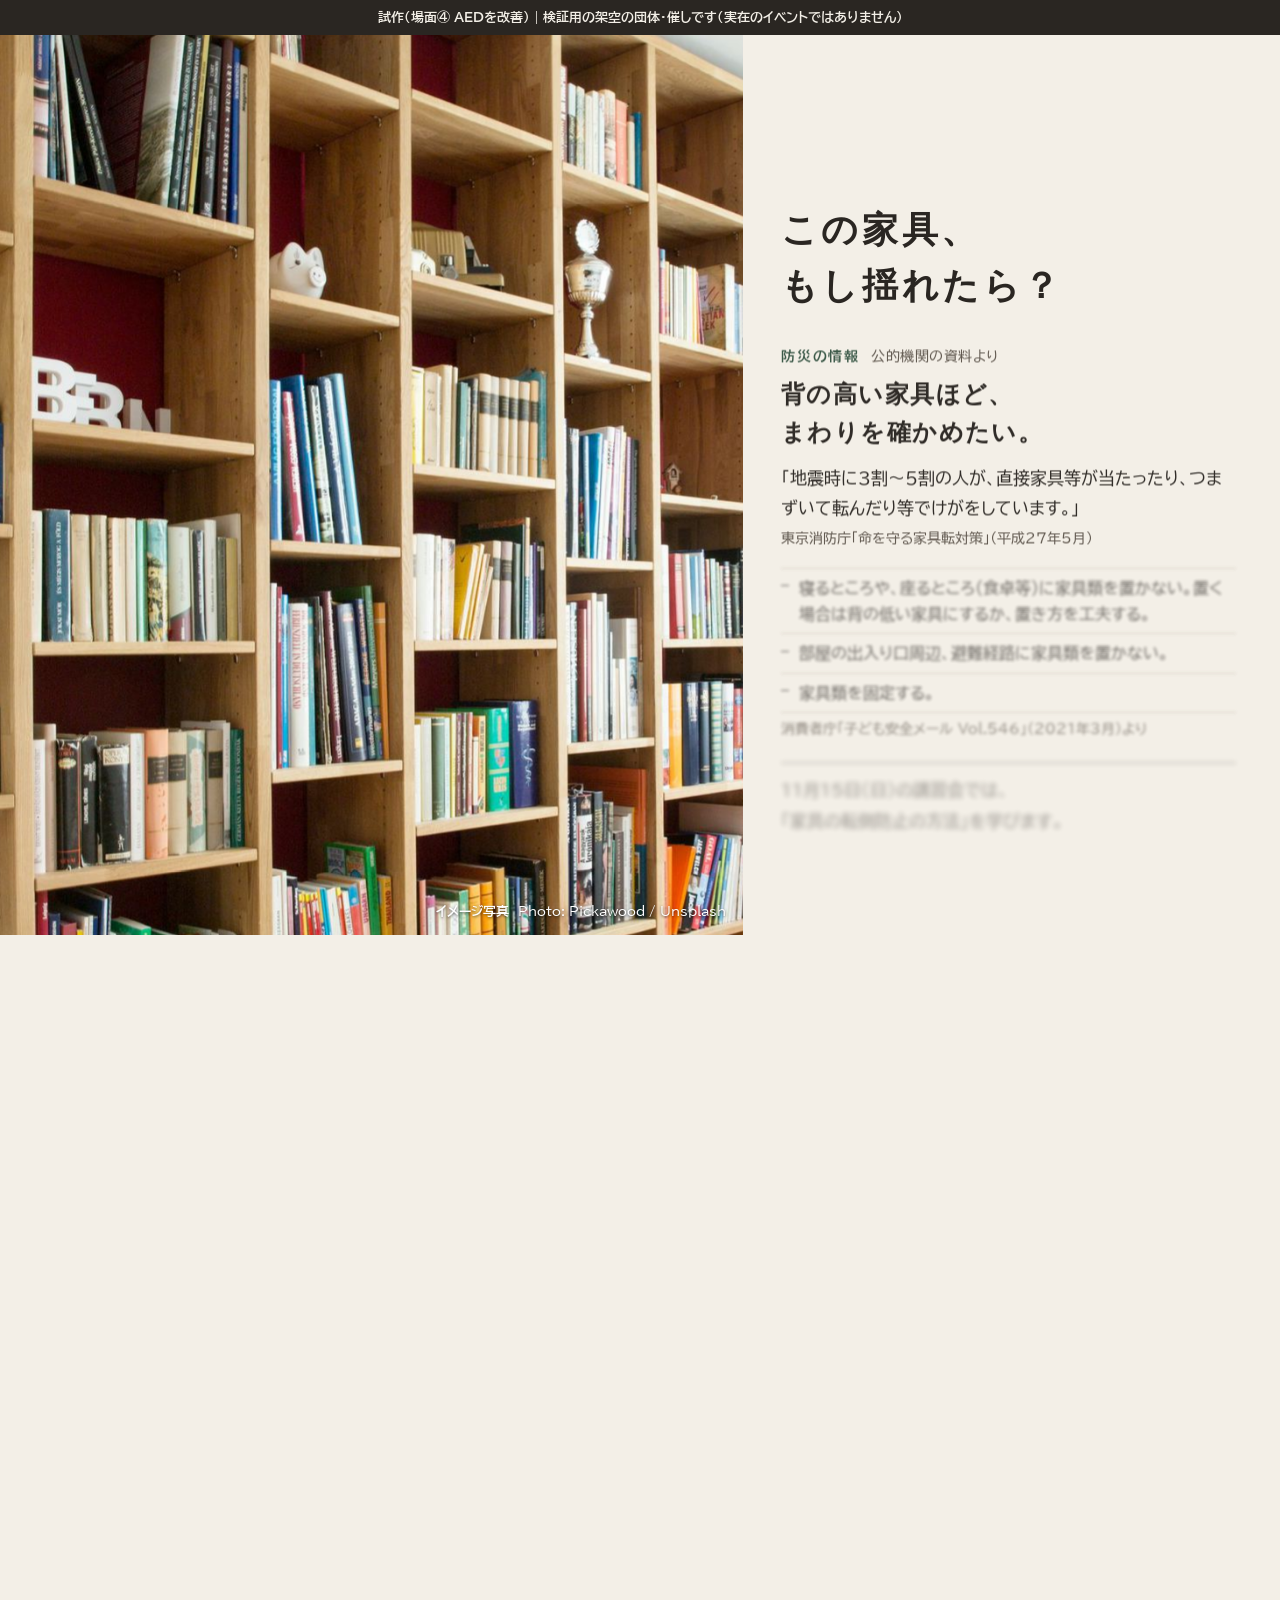
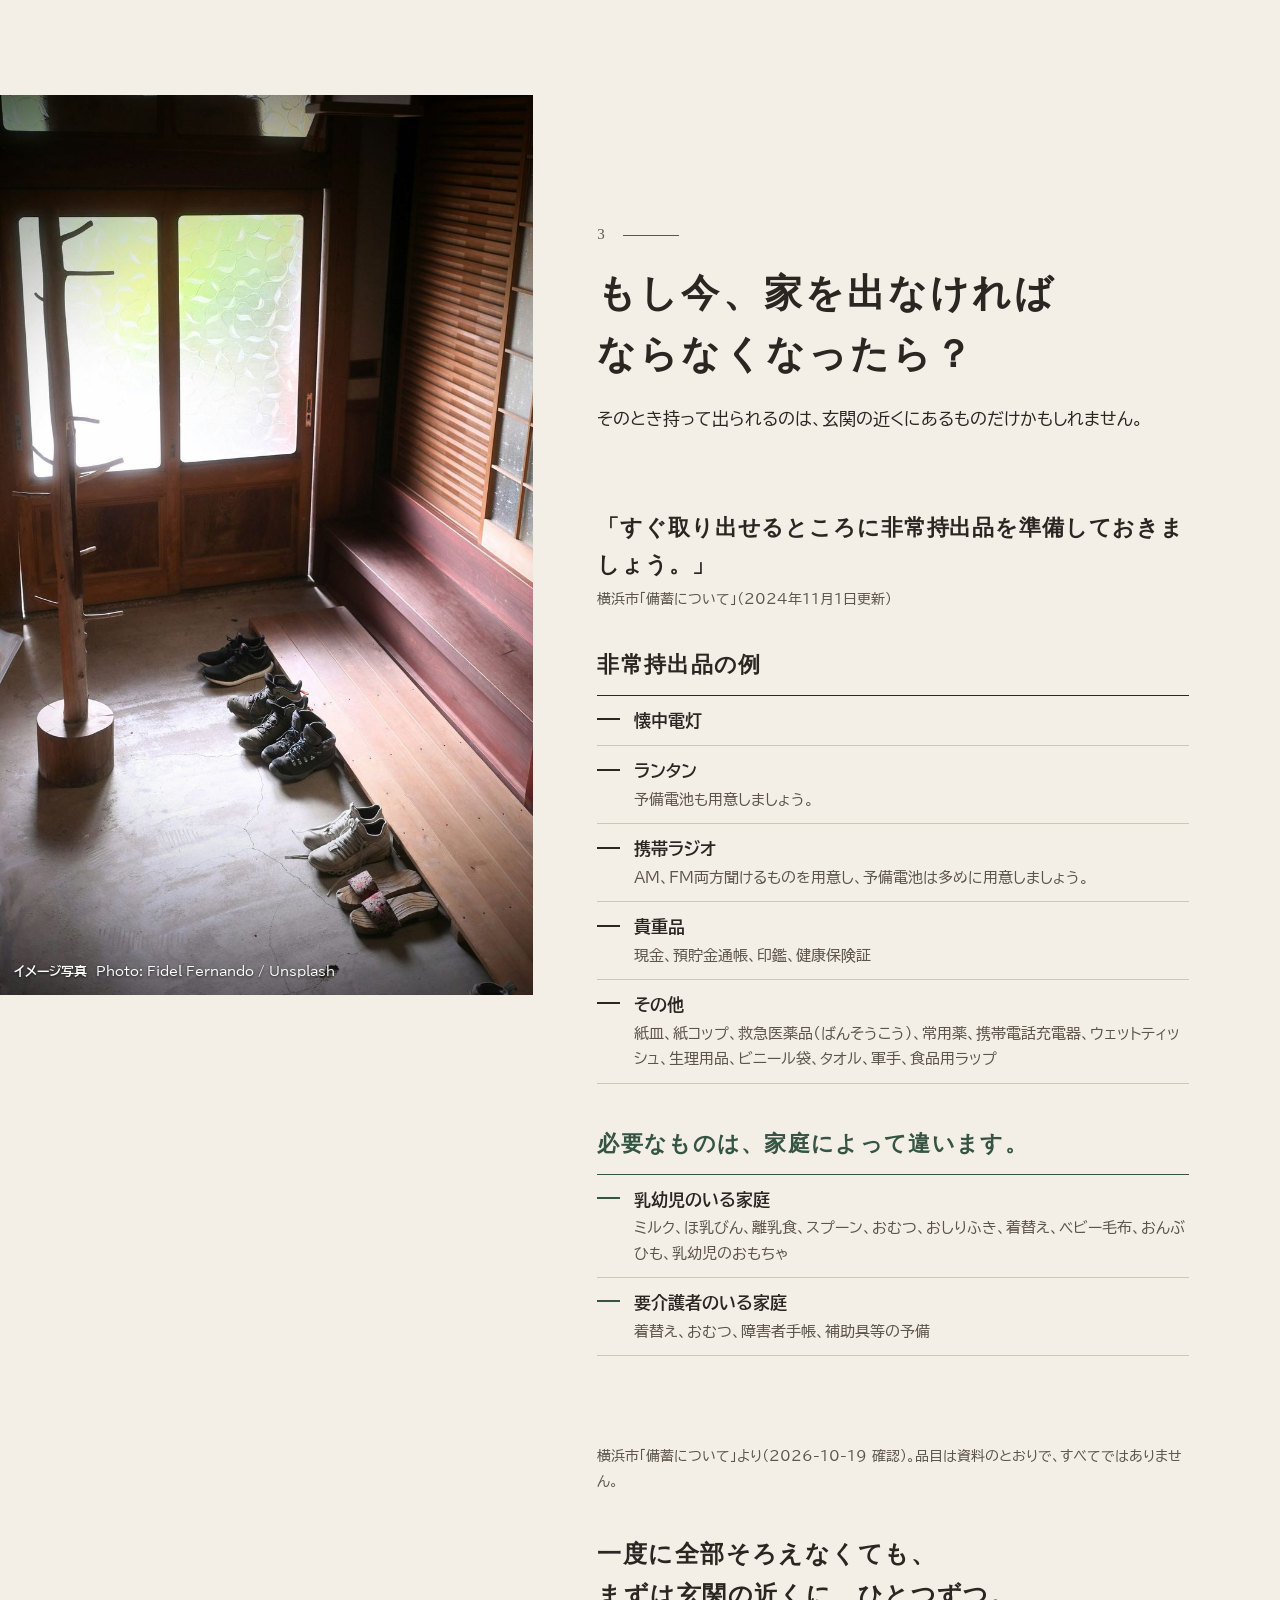
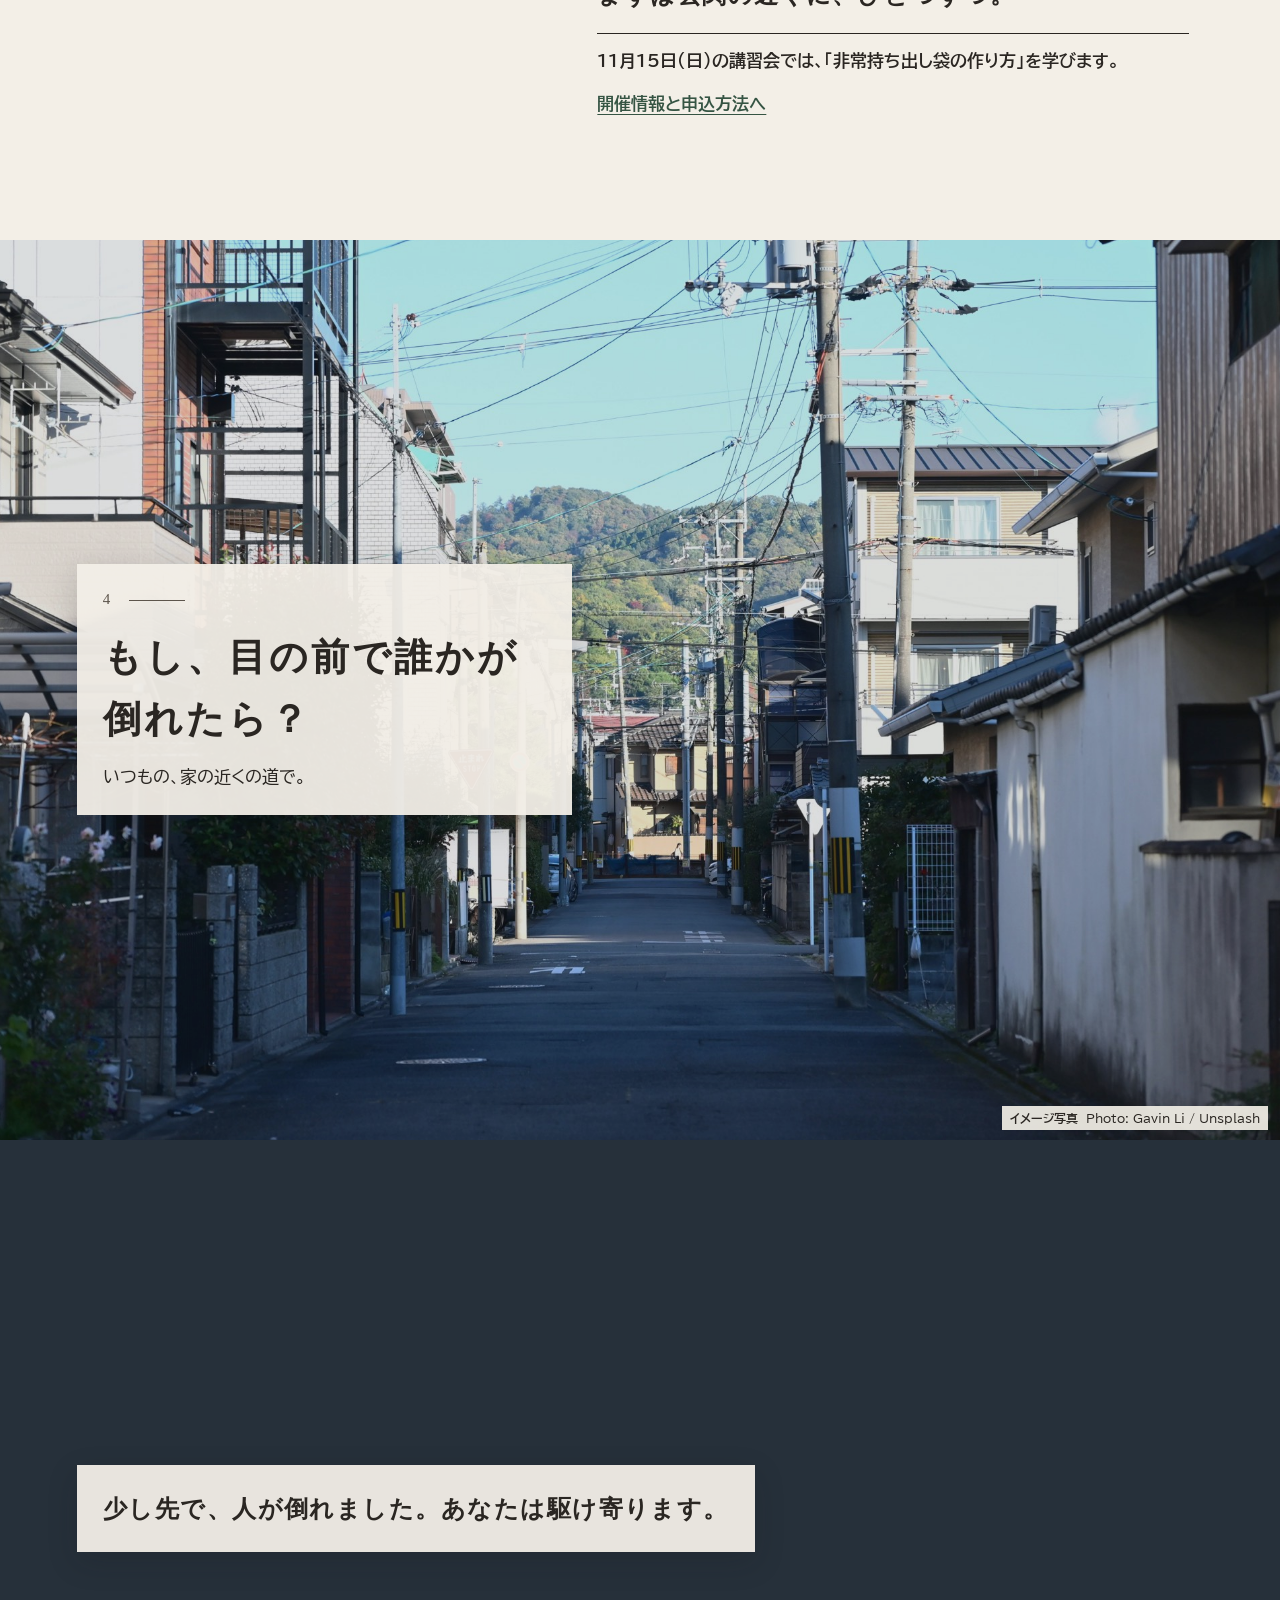
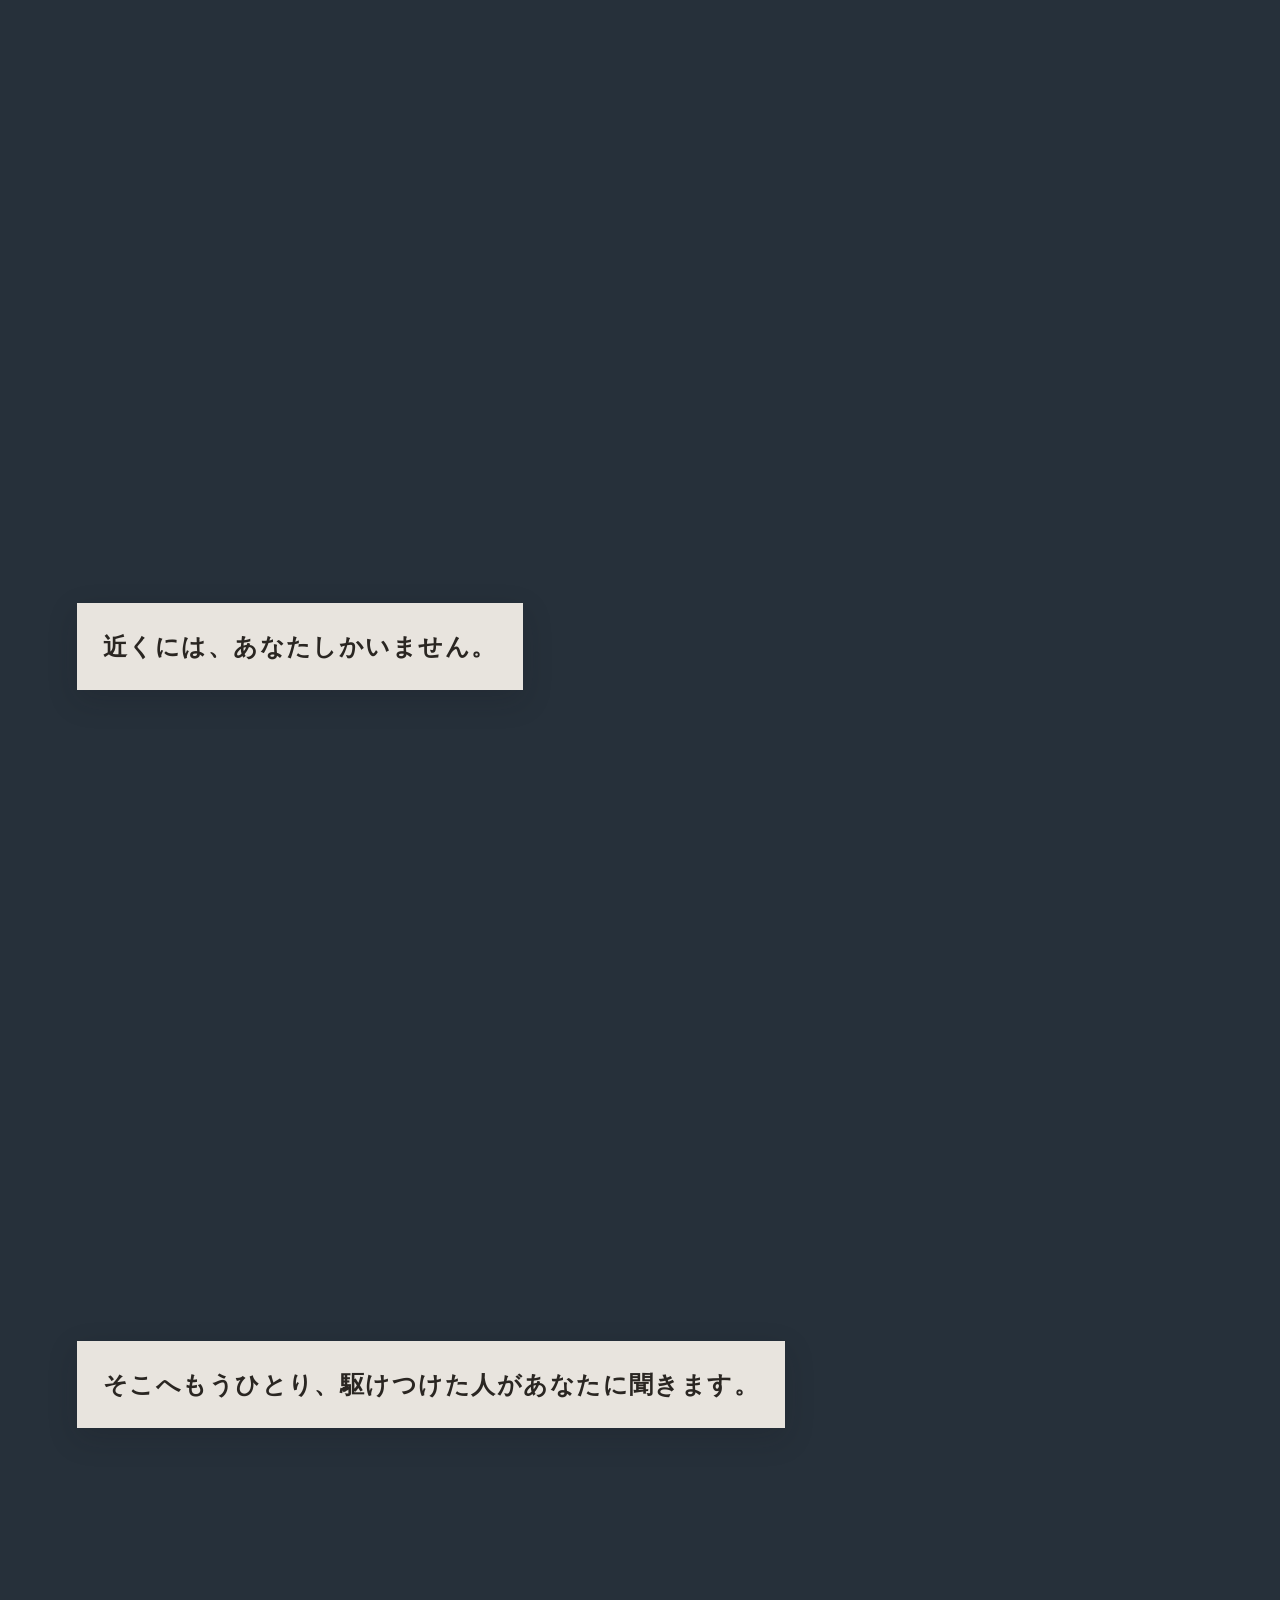
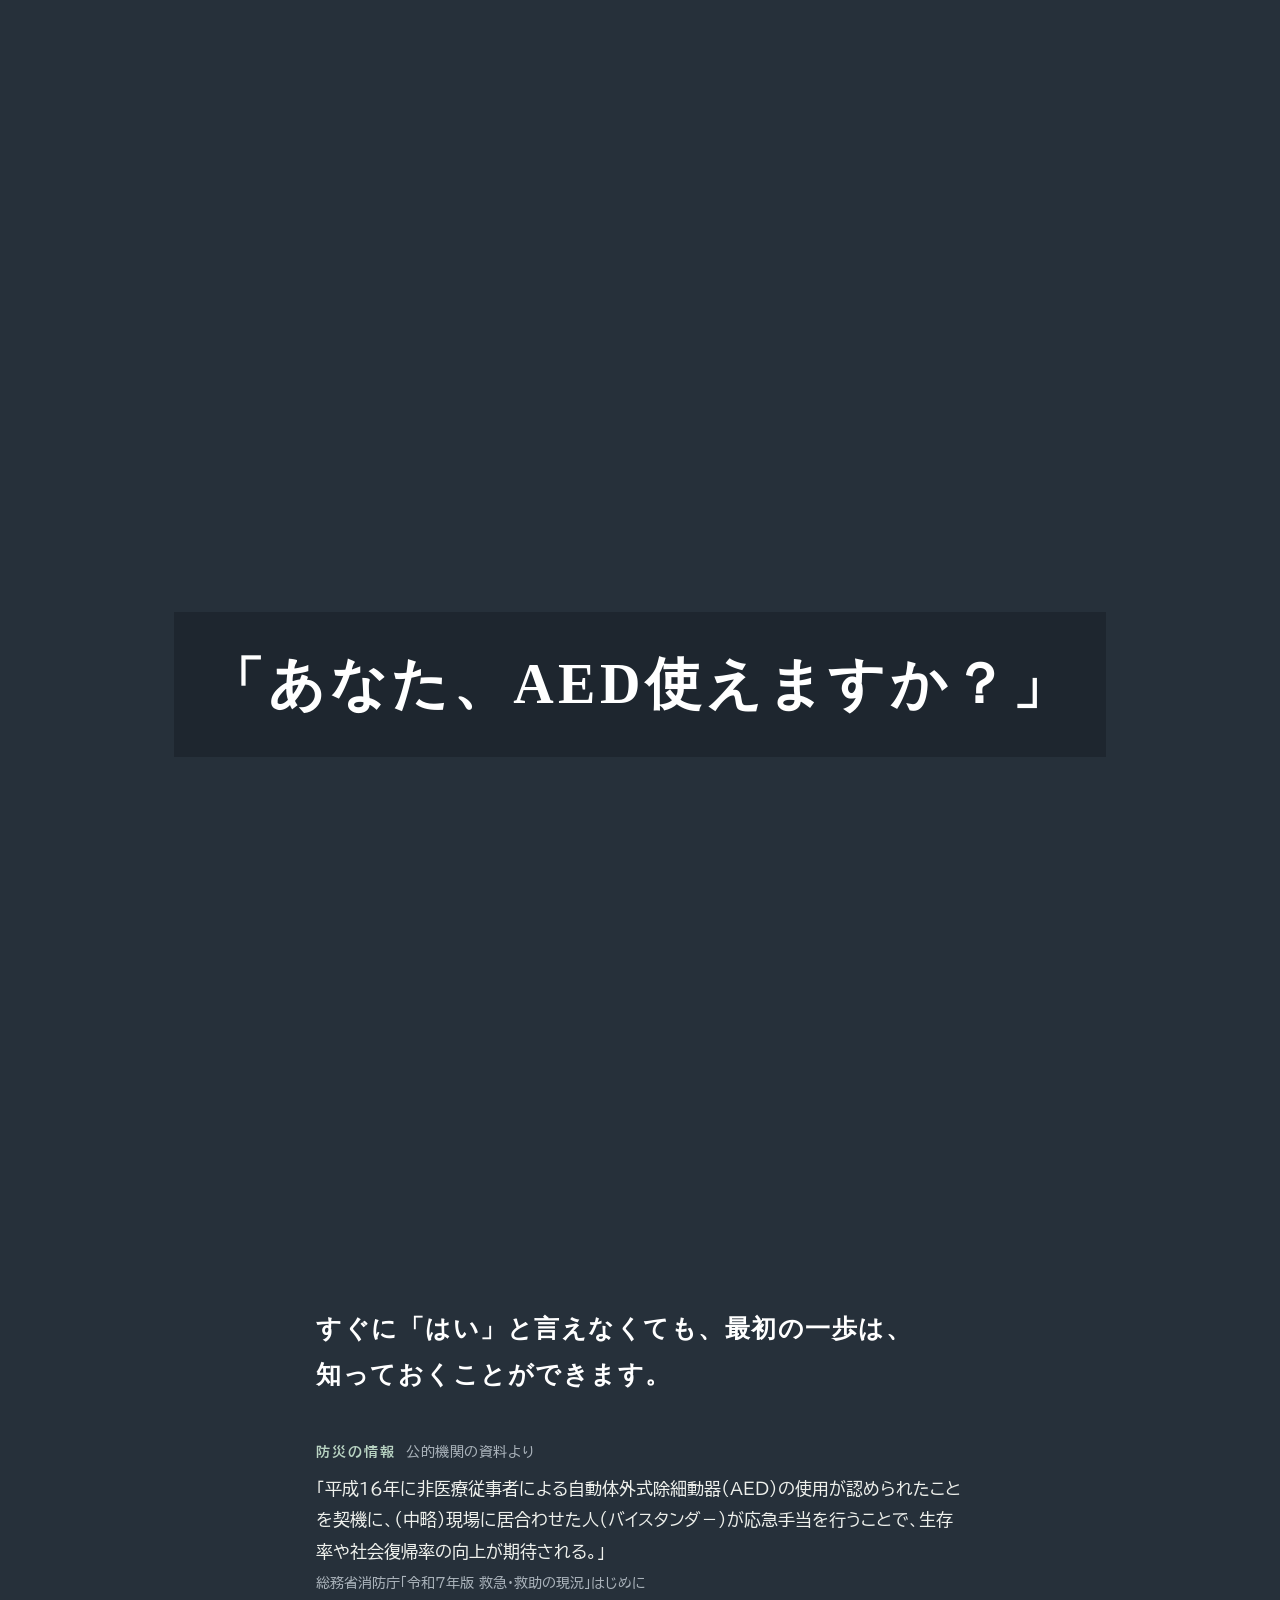
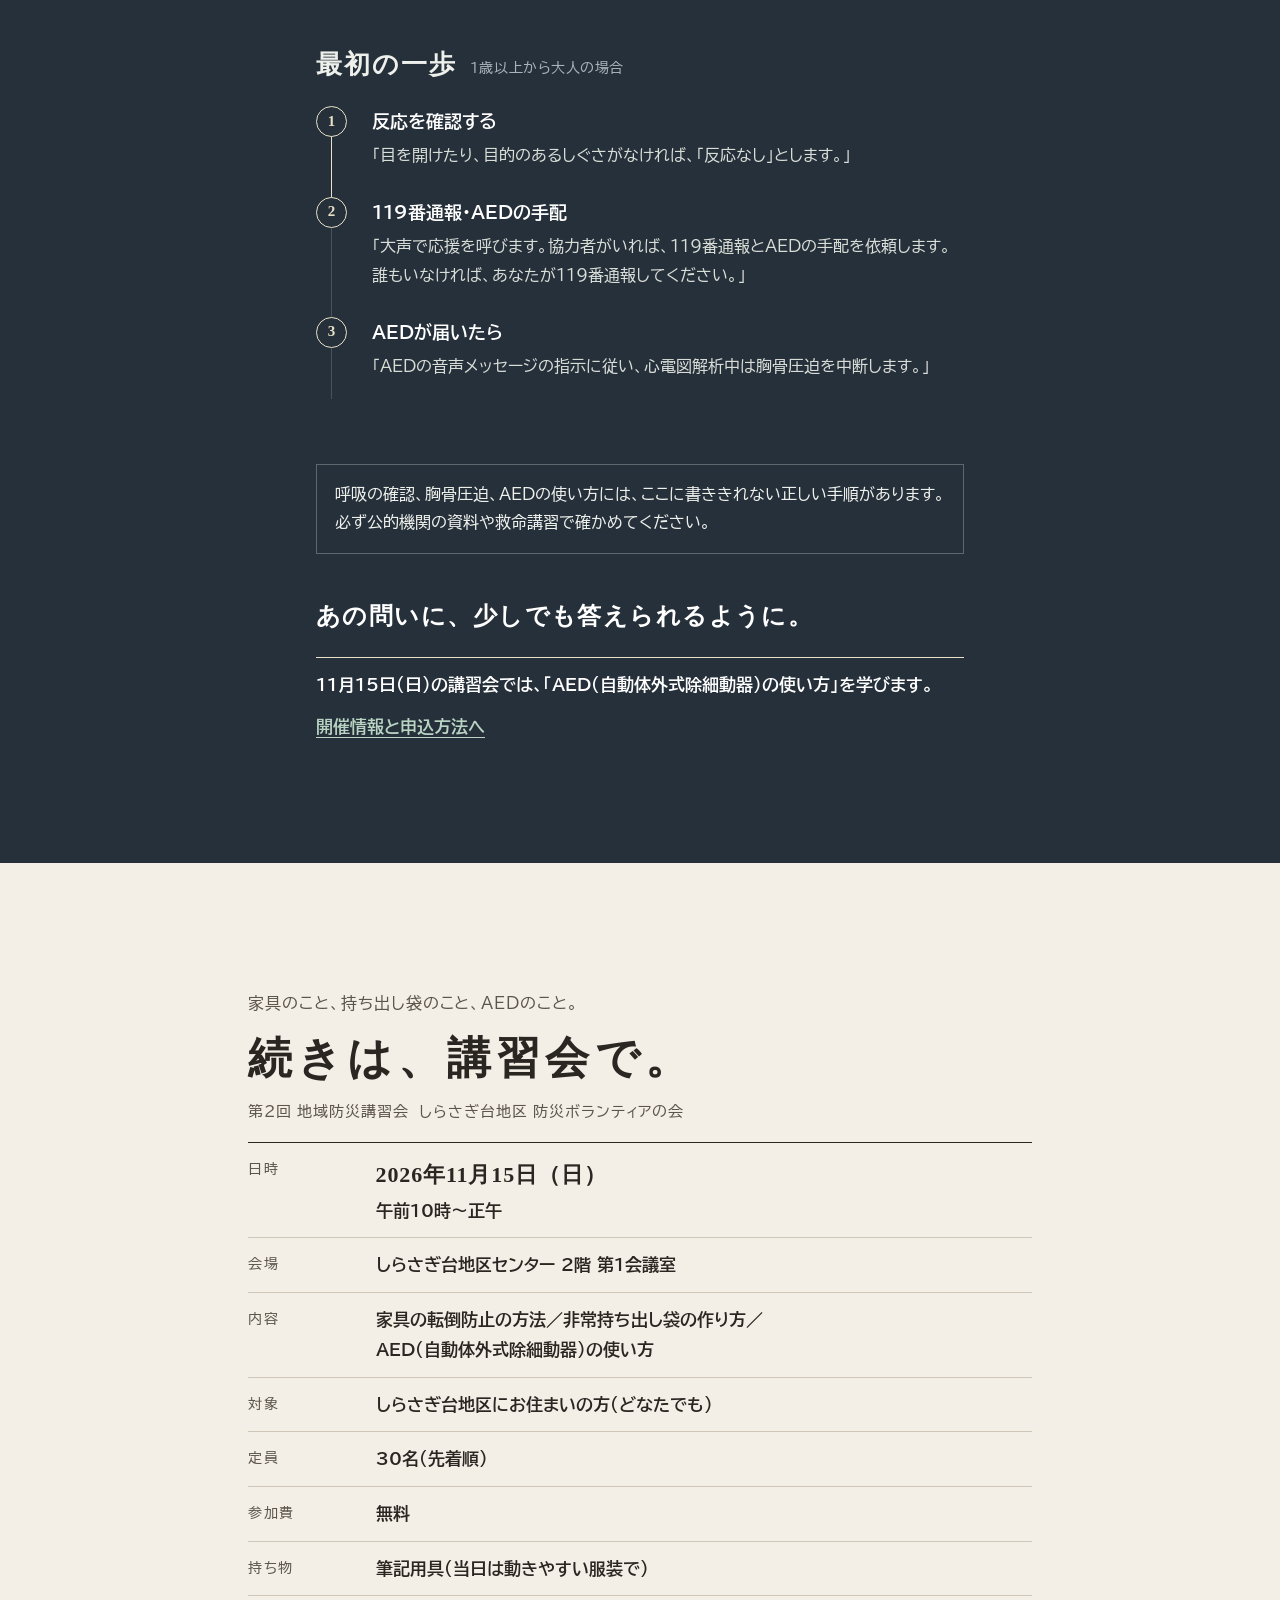
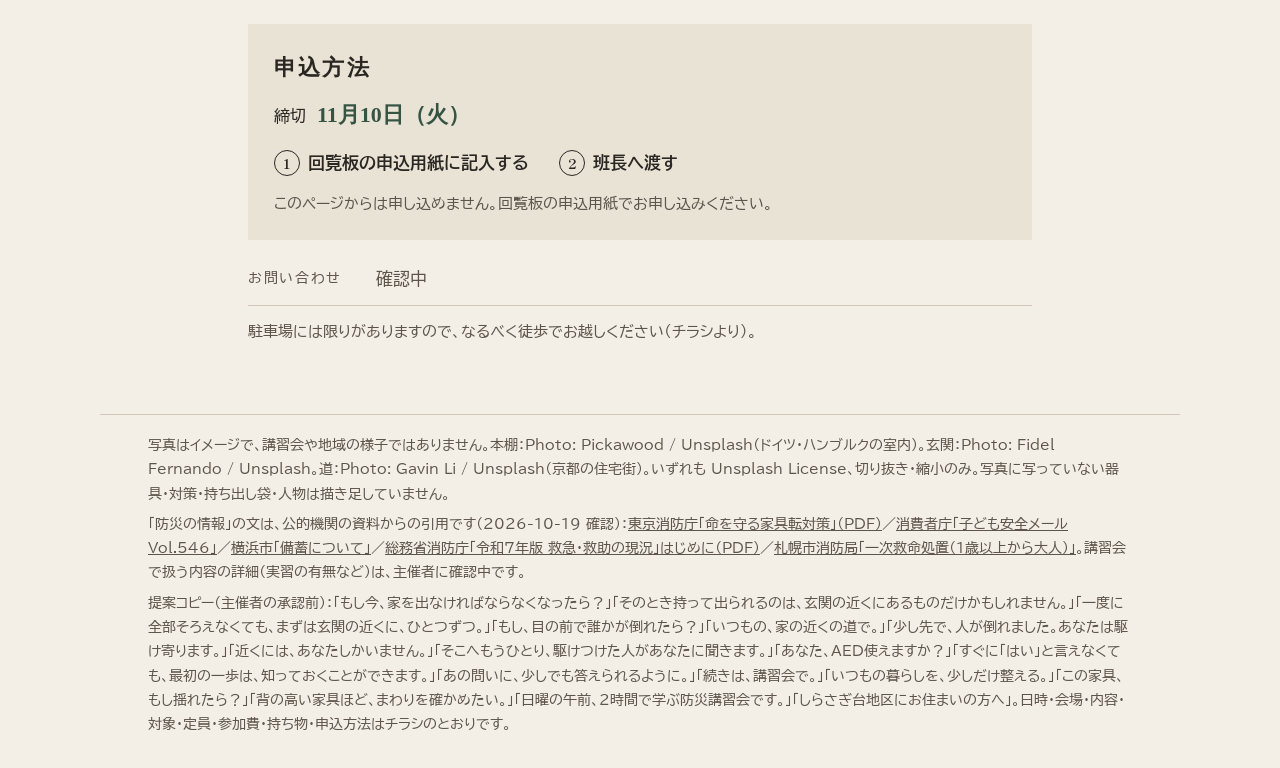
<file: lpk-v38bcgca9hwhktank9yjrrpt8z/works/bousai/index.html>
<!doctype html>
<html lang="ja">
<head>
<meta charset="utf-8">
<meta name="robots" content="noindex, nofollow, noarchive">
<meta name="referrer" content="no-referrer">
<meta name="viewport" content="width=device-width, initial-scale=1">

<meta name="format-detection" content="telephone=no, email=no, address=no">
<title>いつもの暮らしを、少しだけ整える。｜第2回 地域防災講習会（1本の試作）</title>
<link rel="icon" href="data:,">
<link rel="preconnect" href="https://fonts.googleapis.com"><link rel="preconnect" href="https://fonts.gstatic.com" crossorigin>
<link rel="stylesheet" href="https://fonts.googleapis.com/css2?family=Shippori+Mincho+B1:wght@500;600&family=BIZ+UDPGothic:wght@400;700&display=swap">
<link rel="stylesheet" href="style.css">
<script src="scenes.js" defer></script>
</head>
<body>
<p class="banner">試作（場面④ AEDを改善）｜検証用の架空の団体・催しです（実在のイベントではありません）</p>

<div class="track" data-scenes>
  <section class="stage" aria-label="場面① いつもの暮らし／場面② 家具の転倒防止への気づき">
    <figure class="photo">
      <picture>
        <source media="(max-width:767px)" srcset="img/shelf-tall.jpg">
        <img src="img/shelf-wide.jpg" alt="窓のある部屋の壁一面の、背の高い木の本棚。本や小物がぎっしり並んでいる（イメージ写真）" width="1900" height="1449" fetchpriority="high">
      </picture>
      <figcaption><b>イメージ写真</b>　<span class="nm">Photo: Pickawood / Unsplash</span></figcaption>
    </figure>

    <!-- 場面①：いつもの暮らしと講習会の紹介 -->
    <div class="intro">
      <p class="mast"><span>しらさぎ台地区 防災ボランティアの会</span><span>第2回 地域防災講習会</span></p>
      <p class="who">しらさぎ台地区にお住まいの方へ</p>
      <h1><span class="ph">いつもの暮らしを、</span><br><span class="ph">少しだけ整える。</span></h1>
      <p class="why"><span class="ph">家具の転倒防止、</span><span class="ph">非常持ち出し袋の作り方、</span><span class="ph">AEDの使い方。</span><br><span class="ph">日曜の午前、2時間で学ぶ</span><span class="ph">防災講習会です。</span><span class="ph">参加費は無料です。</span></p>
      <p class="when"><span class="d">11月15日（日）</span><span class="ph">午前10時～正午</span><span class="ph">しらさぎ台地区センター</span></p>
      <p class="jump"><a href="#info">開催情報へ</a>　<a href="#apply">申込方法を確認する</a></p>
      <p class="cue" aria-hidden="true">読み進める</p>
    </div>

    <!-- 場面②：気づき（問い）と防災のヒント -->
    <div class="side">
      <p class="question"><span class="q1">この家具、</span><span class="q2">もし揺れたら？</span></p>
      <div class="hint">
        <p class="hint__label t1">防災の情報<span>公的機関の資料より</span></p>
        <h2 class="hint__h t1"><span class="ph">背の高い家具ほど、</span><span class="ph">まわりを確かめたい。</span></h2>
        <p class="hint__fact t1">「地震時に3割～5割の人が、直接家具等が当たったり、つまずいて転んだり等でけがをしています。」<cite>東京消防庁「命を守る家具転対策」（平成27年5月）</cite></p>
        <ul class="hint__list t2">
          <li>寝るところや、座るところ（食卓等）に家具類を置かない。置く場合は背の低い家具にするか、置き方を工夫する。</li>
          <li>部屋の出入り口周辺、避難経路に家具類を置かない。</li>
          <li>家具類を固定する。</li>
        </ul>
        <p class="hint__src t2"><cite>消費者庁「子ども安全メール Vol.546」（2021年3月）より</cite></p>
        <p class="hint__next t3"><span class="ph">11月15日（日）の講習会では、</span><span class="ph">「家具の転倒防止の方法」を学びます。</span></p>
      </div>
    </div>
  </section>
</div>

<!-- 場面③：非常持ち出し袋（玄関の写真は戸口のように留まり、持ち出す物を自分のスクロールで1行ずつ詰めていく） -->
<section class="s3" aria-labelledby="s3-q">
  <figure class="s3__photo">
    <picture>
      <source media="(max-width:767px)" srcset="img/genkan-wide.jpg">
      <img src="img/genkan-tall.jpg" alt="日本の家の玄関。扉のすりガラスから外の光が入り、上がり框の前に靴が並んでいる（イメージ写真）" width="1100" height="1485" loading="lazy">
    </picture>
    <figcaption><b>イメージ写真</b>　<span class="nm">Photo: Fidel Fernando / Unsplash</span></figcaption>
  </figure>
  <div class="s3__body">
    <p class="s3__no">3</p>
    <h2 id="s3-q" class="s3__q" data-reveal><span class="ph">もし今、</span><span class="ph">家を出なければ</span><span class="ph">ならなくなったら？</span></h2>
    <p class="s3__lead" data-reveal><span class="ph">そのとき持って出られるのは、</span><span class="ph">玄関の近くにあるものだけかもしれません。</span></p>
    <p class="label" data-reveal>防災の情報<span>公的機関の資料より</span></p>
    <p class="s3__quote" data-reveal>「すぐ取り出せるところに非常持出品を準備しておきましょう。」<cite>横浜市「備蓄について」（2024年11月1日更新）</cite></p>
    <h3 class="s3__h" data-reveal>非常持出品の例</h3>
    <ul class="pack" aria-label="非常持出品の例（横浜市の資料より）">
      <li data-reveal>懐中電灯</li>
      <li data-reveal>ランタン<small>予備電池も用意しましょう。</small></li>
      <li data-reveal>携帯ラジオ<small>AM、FM両方聞けるものを用意し、予備電池は多めに用意しましょう。</small></li>
      <li data-reveal>貴重品<small>現金、預貯金通帳、印鑑、健康保険証</small></li>
      <li data-reveal>その他<small>紙皿、紙コップ、救急医薬品（ばんそうこう）、常用薬、携帯電話充電器、ウェットティッシュ、生理用品、ビニール袋、タオル、軍手、食品用ラップ</small></li>
    </ul>
    <h3 class="s3__h s3__h--home" data-reveal><span class="ph">必要なものは、</span><span class="ph">家庭によって違います。</span></h3>
    <ul class="pack pack--home" aria-label="家庭によって加えるもの（横浜市の資料より）">
      <li data-reveal>乳幼児のいる家庭<small>ミルク、ほ乳びん、離乳食、スプーン、おむつ、おしりふき、着替え、ベビー毛布、おんぶひも、乳幼児のおもちゃ</small></li>
      <li data-reveal>要介護者のいる家庭<small>着替え、おむつ、障害者手帳、補助具等の予備</small></li>
      <li data-reveal>妊婦のいる家庭<small>さらし、脱脂綿、ガーゼ、母子手帳、新生児用品</small></li>
    </ul>
    <p class="src" data-reveal><cite>横浜市「備蓄について」より（2026-10-19 確認）。品目は資料のとおりで、すべてではありません。</cite></p>
    <p class="s3__close" data-reveal><span class="ph">一度に全部そろえなくても、</span><span class="ph">まずは玄関の近くに、ひとつずつ。</span></p>
    <p class="next" data-reveal><span class="ph">11月15日（日）の講習会では、</span><span class="ph">「非常持ち出し袋の作り方」を学びます。</span></p>
    <p class="jump2"><a href="#info">開催情報と申込方法へ</a></p>
  </div>
</section>

<!-- 場面④：AED（いつもの道で、倒れた人へ近づいていく → 「あなた、AED使えますか？」と問われる → 最初の一歩と講習会へ） -->
<section class="s4" aria-labelledby="s4-q">
 <div class="s4__scene">
  <div class="s4__stage">
    <figure class="s4__photo">
      <picture>
        <source media="(max-width:767px)" srcset="img/michi-tall.jpg">
        <img src="img/michi-wide.jpg" alt="晴れた日の、家が並ぶ静かな細い道。電柱と電線が奥の山へ続いている（イメージ写真。人物は写っていません）" width="2400" height="1600" loading="lazy" decoding="async">
      </picture>
      <figcaption><b>イメージ写真</b>　<span class="nm">Photo: Gavin Li / Unsplash</span></figcaption>
    </figure>
    <div class="s4__shade" aria-hidden="true"></div>
  </div>
  <div class="s4__beats">
    <div class="beat beat--q">
      <div class="card" data-reveal>
        <p class="s4__no">4</p>
        <h2 id="s4-q" class="s4__q"><span class="ph">もし、</span><span class="ph">目の前で誰かが</span><span class="ph">倒れたら？</span></h2>
        <p class="s4__lead">いつもの、家の近くの道で。</p>
      </div>
    </div>
    <div class="beat"><p class="card card--line" data-reveal><span class="ph">少し先で、</span><span class="ph">人が倒れました。</span><span class="ph">あなたは駆け寄ります。</span></p></div>
    <div class="beat"><p class="card card--line" data-reveal><span class="ph">近くには、</span><span class="ph">あなたしかいません。</span></p></div>
    <div class="beat"><p class="card card--line" data-reveal><span class="ph">そこへもうひとり、</span><span class="ph">駆けつけた人が</span><span class="ph">あなたに聞きます。</span></p></div>
    <div class="beat beat--ask"><p class="ask" data-reveal><span class="ph">「あなた、</span><span class="ph">AED使えますか？」</span></p></div>
  </div>
 </div>
  <div class="s4__in" data-line>
    <p class="s4__lead2" data-reveal><span class="ph">すぐに「はい」と</span><span class="ph">言えなくても、</span><span class="ph">最初の一歩は、</span><span class="ph">知っておくことができます。</span></p>
    <p class="label label--dark" data-reveal>防災の情報<span>公的機関の資料より</span></p>
    <p class="s4__fact" data-reveal>「平成16年に非医療従事者による自動体外式除細動器（ＡＥＤ）の使用が認められたことを契機に、（中略）現場に居合わせた人（バイスタンダ－）が応急手当を行うことで、生存率や社会復帰率の向上が期待される。」<cite>総務省消防庁「令和7年版 救急・救助の現況」はじめに</cite></p>
    <h3 class="s4__h" data-reveal>最初の一歩<span>1歳以上から大人の場合</span></h3>
    <ol class="steps">
      <li data-reveal><b>反応を確認する</b><span>「目を開けたり、目的のあるしぐさがなければ、「反応なし」とします。」</span></li>
      <li data-reveal><b>119番通報・AEDの手配</b><span>「大声で応援を呼びます。協力者がいれば、119番通報とAEDの手配を依頼します。誰もいなければ、あなたが119番通報してください。」</span></li>
      <li data-reveal><b>AEDが届いたら</b><span>「AEDの音声メッセージの指示に従い、心電図解析中は胸骨圧迫を中断します。」</span></li>
    </ol>
    <p class="src src--dark" data-reveal><cite>札幌市消防局「一次救命処置（1歳以上から大人）」より（2023年1月30日更新、2026-10-19 確認）</cite></p>
    <p class="s4__note" data-reveal>呼吸の確認、胸骨圧迫、AEDの使い方には、ここに書ききれない正しい手順があります。必ず公的機関の資料や救命講習で確かめてください。</p>
    <p class="s4__close" data-reveal><span class="ph">あの問いに、</span><span class="ph">少しでも答えられるように。</span></p>
    <p class="next next--dark" data-reveal><span class="ph">11月15日（日）の講習会では、</span><span class="ph">「AED（自動体外式除細動器）の使い方」を学びます。</span></p>
    <p class="jump2 jump2--dark"><a href="#info">開催情報と申込方法へ</a></p>
  </div>
</section>

<!-- 締めくくり：参加案内 -->
<section id="info" class="info" aria-labelledby="info-h">
  <p class="info__lead" data-reveal><span class="ph">家具のこと、</span><span class="ph">持ち出し袋のこと、</span><span class="ph">AEDのこと。</span></p>
  <h2 id="info-h" data-reveal><span class="ph">続きは、</span><span class="ph">講習会で。</span></h2>
  <p class="info__sub" data-reveal>第2回 地域防災講習会　しらさぎ台地区 防災ボランティアの会</p>
  <dl>
    <div class="date"><dt>日時</dt><dd>2026年11月15日（日）<span>午前10時～正午</span></dd></div>
    <div><dt>会場</dt><dd><span class="ph">しらさぎ台地区センター</span> <span class="ph">2階 第1会議室</span></dd></div>
    <div><dt>内容</dt><dd><span class="ph">家具の転倒防止の方法／</span><span class="ph">非常持ち出し袋の作り方／</span><span class="ph">AED（自動体外式除細動器）の使い方</span></dd></div>
    <div><dt>対象</dt><dd><span class="ph">しらさぎ台地区に</span><span class="ph">お住まいの方</span><span class="ph">（どなたでも）</span></dd></div>
    <div><dt>定員</dt><dd>30名（先着順）</dd></div>
    <div><dt>参加費</dt><dd>無料</dd></div>
    <div><dt>持ち物</dt><dd><span class="ph">筆記用具</span><span class="ph">（当日は動きやすい服装で）</span></dd></div>
  </dl>
  <div id="apply" class="apply" aria-labelledby="apply-h">
    <h3 id="apply-h">申込方法</h3>
    <p class="apply__deadline">締切　<b>11月10日（火）</b></p>
    <ol class="apply__steps">
      <li><span>1</span>回覧板の申込用紙に記入する</li>
      <li><span>2</span>班長へ渡す</li>
    </ol>
    <p class="apply__note">このページからは申し込めません。回覧板の申込用紙でお申し込みください。</p>
  </div>
  <dl class="info__more">
    <div><dt>お問い合わせ</dt><dd class="pending">確認中</dd></div>
  </dl>
  <p class="info__note">駐車場には限りがありますので、なるべく徒歩でお越しください（チラシより）。</p>
</section>

<footer class="foot">
  <p>写真はイメージで、講習会や地域の様子ではありません。本棚：Photo: Pickawood / Unsplash（ドイツ・ハンブルクの室内）。玄関：Photo: Fidel Fernando / Unsplash。道：Photo: Gavin Li / Unsplash（京都の住宅街）。いずれも Unsplash License、切り抜き・縮小のみ。写真に写っていない器具・対策・持ち出し袋・人物は描き足していません。</p>
  <p>「防災の情報」の文は、公的機関の資料からの引用です（2026-10-19 確認）：<a href="https://www.tfd.metro.tokyo.lg.jp/content/000053644.pdf">東京消防庁「命を守る家具転対策」（PDF）</a>／<a href="https://www.caa.go.jp/policies/policy/consumer_safety/child/project_001/mail/20210311/">消費者庁「子ども安全メール Vol.546」</a>／<a href="https://www.city.yokohama.lg.jp/bousai-kyukyu-bohan/bousai-saigai/moshimo/wagaya/jishin/bichikuhin/bitiku.html">横浜市「備蓄について」</a>／<a href="https://www.fdma.go.jp/publication/rescue/items/kkkg_r07_hajimeni.pdf">総務省消防庁「令和7年版 救急・救助の現況」はじめに（PDF）</a>／<a href="https://www.city.sapporo.jp/shobo/kyukyu/oukyu/itijikyuumeisyoti1.html">札幌市消防局「一次救命処置（1歳以上から大人）」</a>。講習会で扱う内容の詳細（実習の有無など）は、主催者に確認中です。</p>
  <p>提案コピー（主催者の承認前）：「もし今、家を出なければならなくなったら？」「そのとき持って出られるのは、玄関の近くにあるものだけかもしれません。」「一度に全部そろえなくても、まずは玄関の近くに、ひとつずつ。」「もし、目の前で誰かが倒れたら？」「いつもの、家の近くの道で。」「少し先で、人が倒れました。あなたは駆け寄ります。」「近くには、あなたしかいません。」「そこへもうひとり、駆けつけた人があなたに聞きます。」「あなた、AED使えますか？」「すぐに「はい」と言えなくても、最初の一歩は、知っておくことができます。」「あの問いに、少しでも答えられるように。」「続きは、講習会で。」「いつもの暮らしを、少しだけ整える。」「この家具、もし揺れたら？」「背の高い家具ほど、まわりを確かめたい。」「日曜の午前、2時間で学ぶ防災講習会です。」「しらさぎ台地区にお住まいの方へ」。日時・会場・内容・対象・定員・参加費・持ち物・申込方法はチラシのとおりです。</p>
</footer>
</body>
</html>
</file>
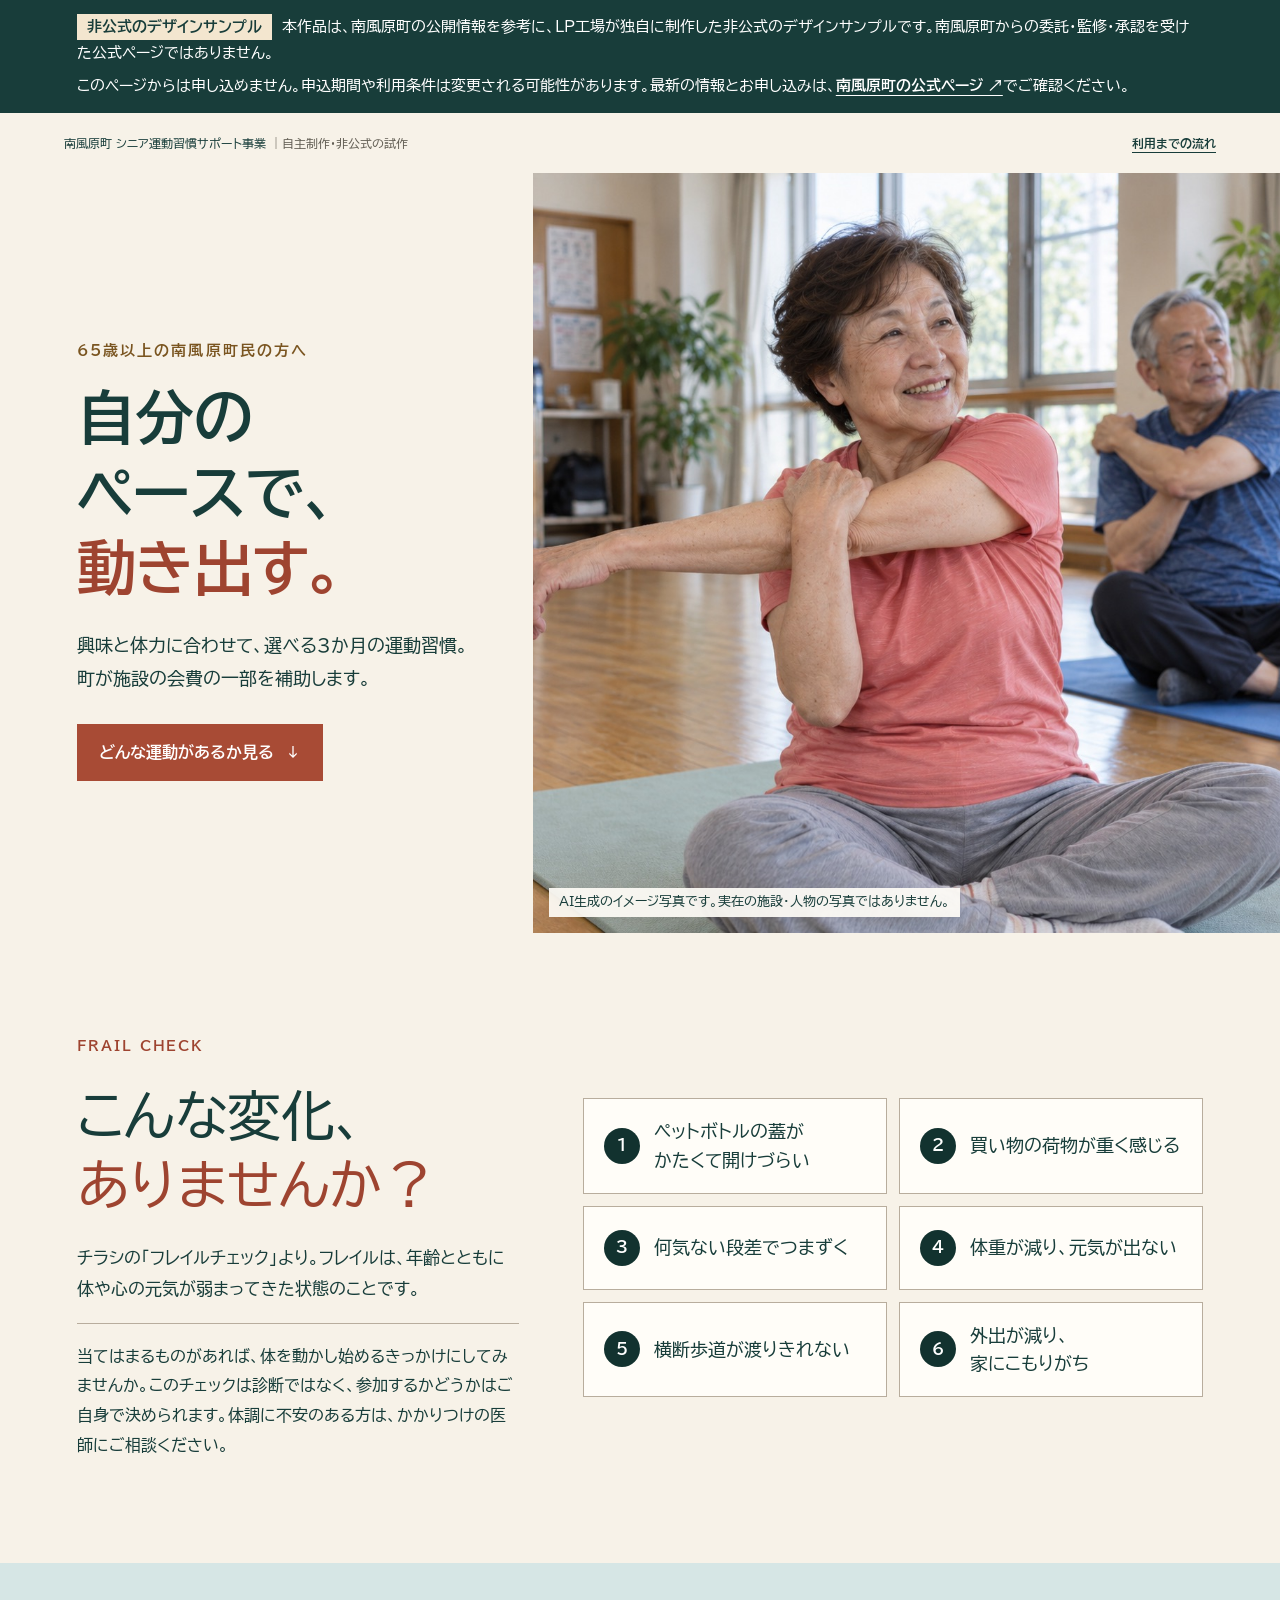
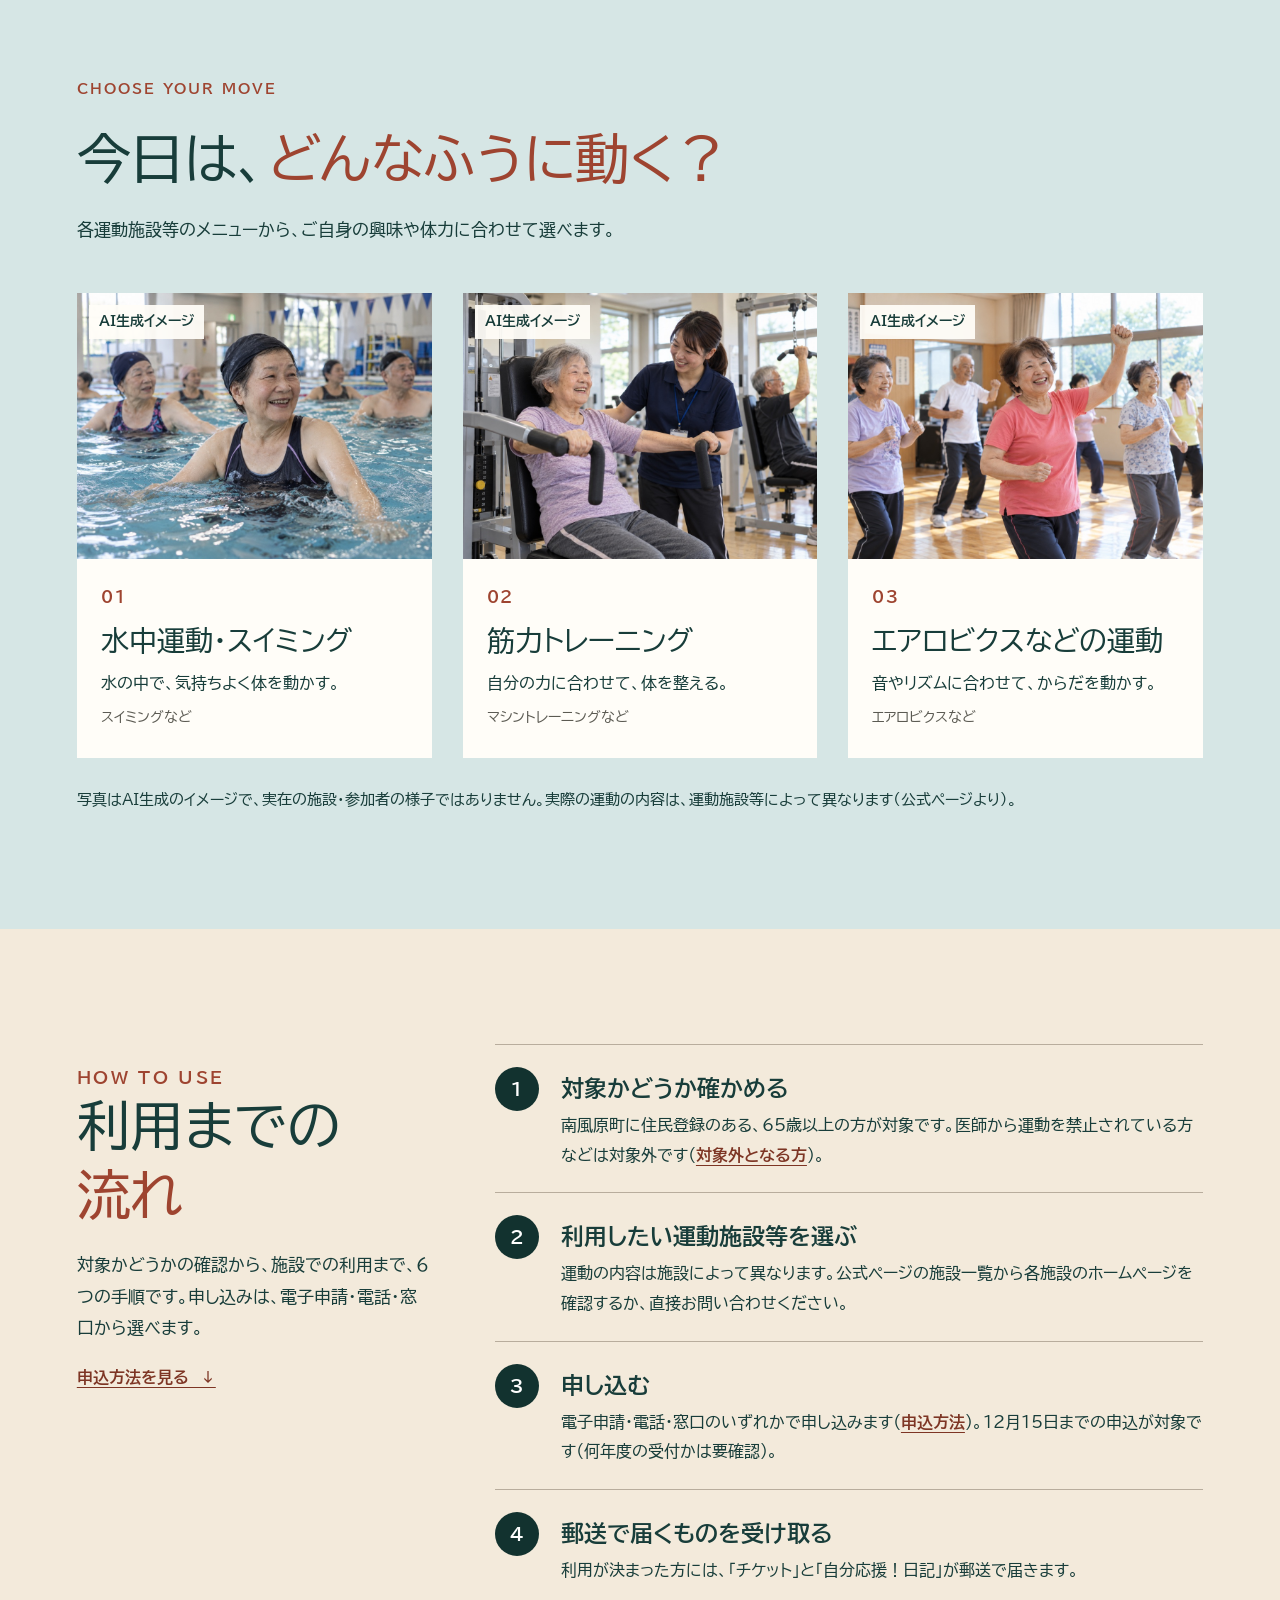
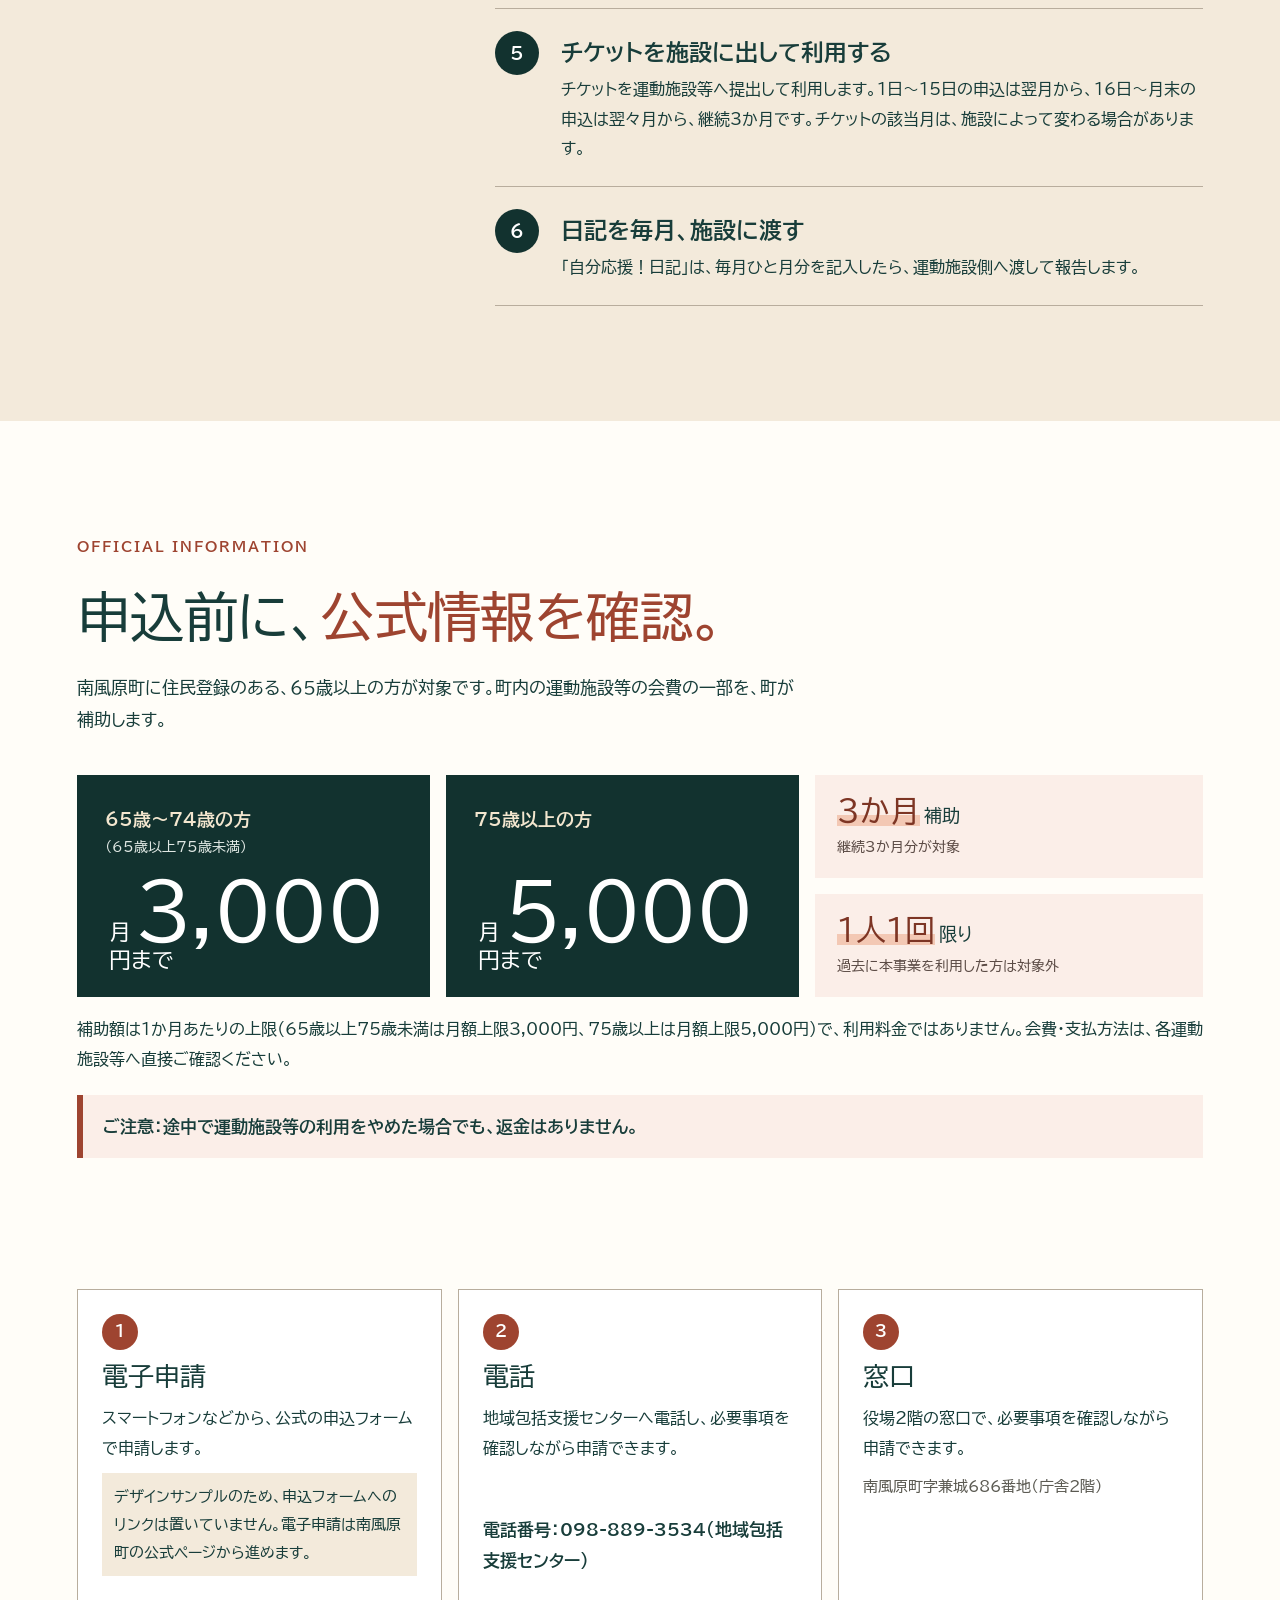
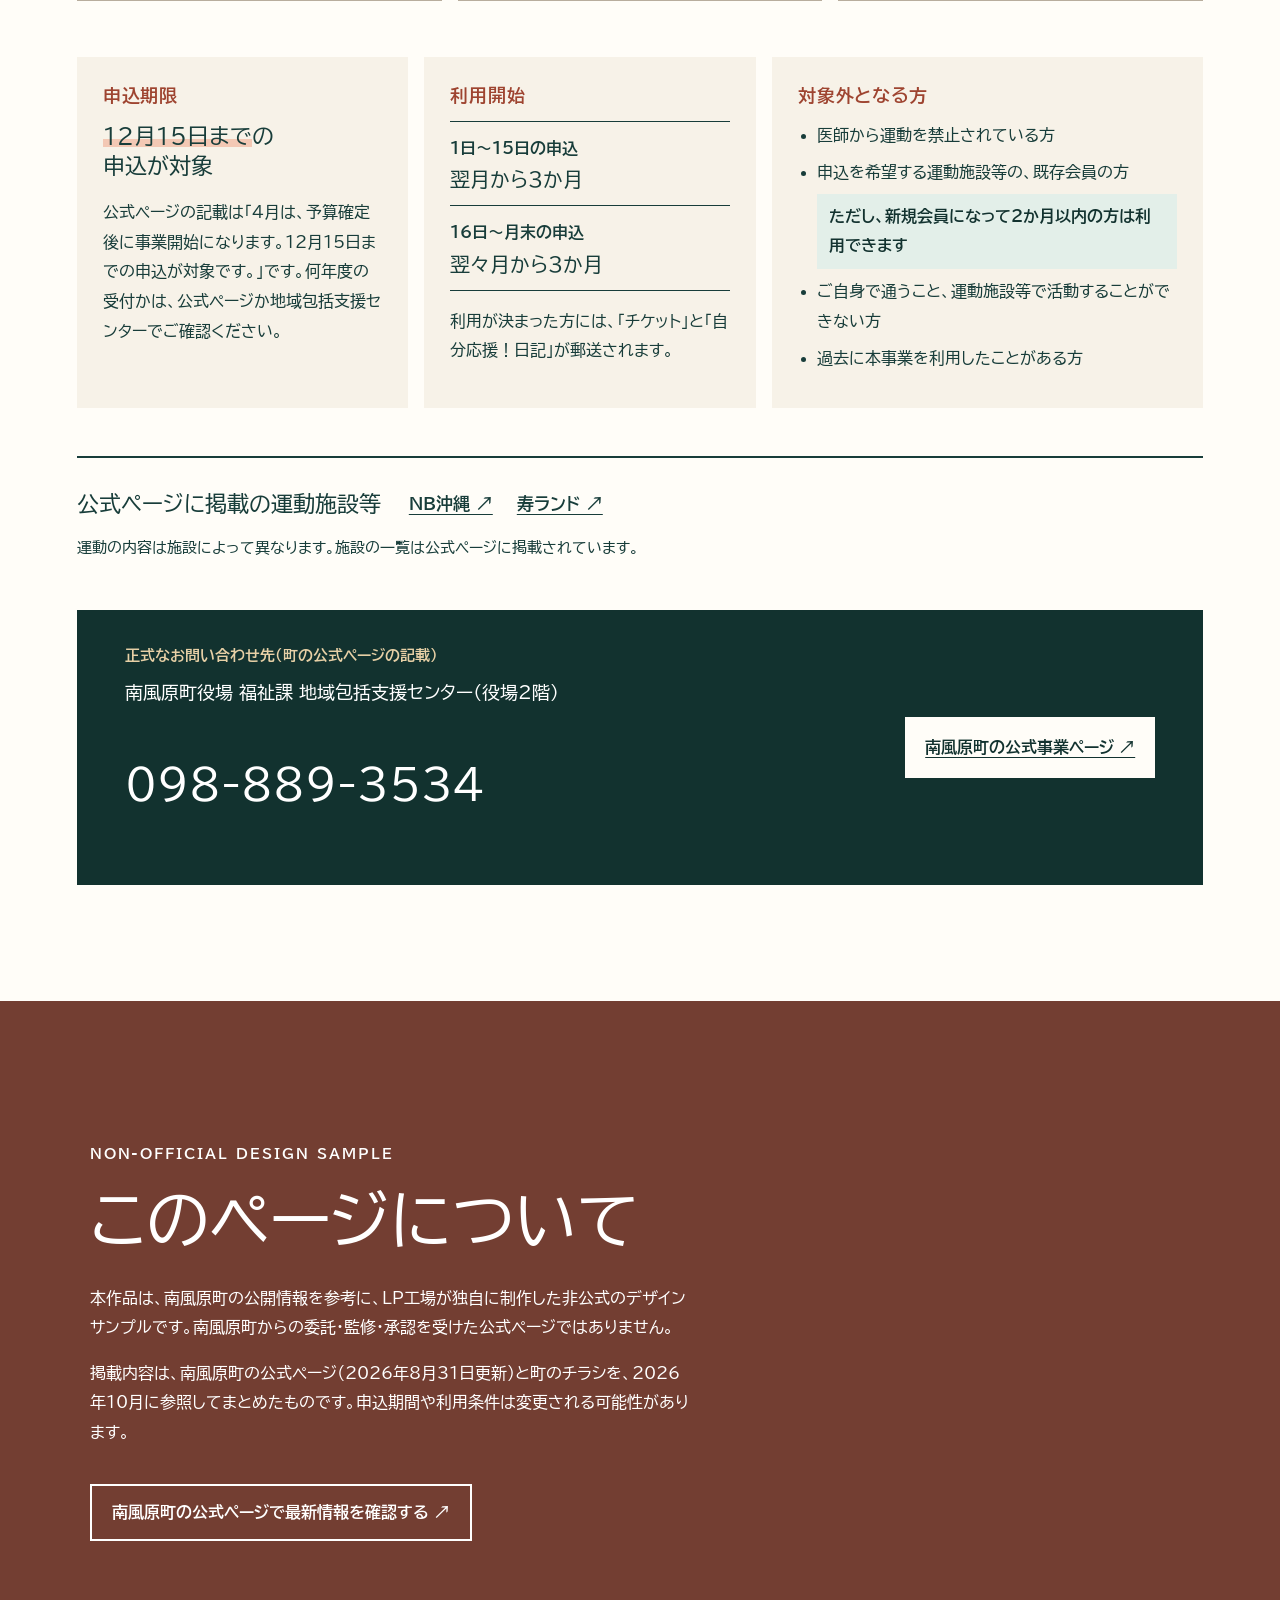
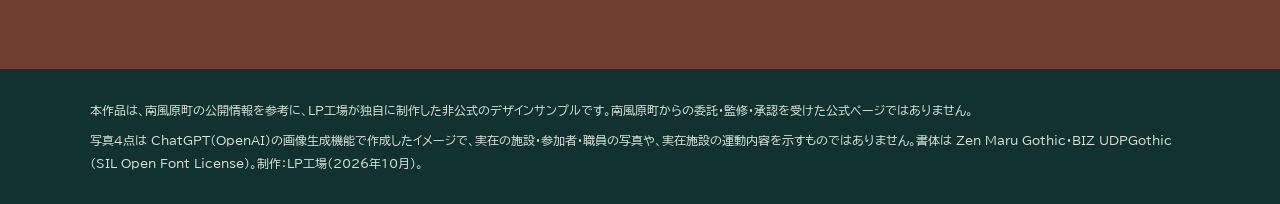
<file: lpk-v38bcgca9hwhktank9yjrrpt8z/works/haebaru/index.html>
<!doctype html>
<html lang="ja"><head><meta charset="utf-8">
<meta name="robots" content="noindex, nofollow, noarchive">
<meta name="referrer" content="no-referrer"><meta name="viewport" content="width=device-width,initial-scale=1"><title>シニア運動習慣サポート（非公式デザインサンプル）｜LP工場</title><link rel="icon" href="data:,"><link rel="stylesheet" href="style.css"><link rel="stylesheet" href="review-fixes.css"><style>.contact{background:#733e32}.contact *{color:#fff!important}.cta{background:#733e32;color:#fff!important;font-weight:700;padding:16px 20px;display:inline-block}.notice{font-size:15px;line-height:1.8}</style><link rel="preconnect" href="https://fonts.googleapis.com"><link rel="preconnect" href="https://fonts.gstatic.com" crossorigin><link rel="stylesheet" href="https://fonts.googleapis.com/css2?family=BIZ+UDPGothic:wght@400;700&family=Zen+Maru+Gothic:wght@500;700&display=swap"><link rel="stylesheet" href="v35.css"></head>
<body><a class="skip" href="#details">制度の説明へ</a><div class="demo-notice" role="note"><p><b>非公式のデザインサンプル</b>本作品は、南風原町の公開情報を参考に、LP工場が独自に制作した非公式のデザインサンプルです。南風原町からの委託・監修・承認を受けた公式ページではありません。</p><p>このページからは申し込めません。申込期間や利用条件は変更される可能性があります。最新の情報とお申し込みは、<a href="https://www.town.haebaru.lg.jp/soshiki/10/16458.html" target="_blank" rel="noopener">南風原町の公式ページ ↗</a>でご確認ください。</p></div><header><p>南風原町 シニア運動習慣サポート事業 <span>｜自主制作・非公式の試作</span></p><a href="#apply">利用までの流れ</a></header><main>
<section class="hero hero35"><figure class="hero-photo"><img src="assets/hero-senior-stretch.jpg" alt="AI生成のイメージ写真：明るい室内のマットの上で、笑顔で肩のストレッチをする高齢の女性と男性" width="1448" height="1086" fetchpriority="high"><figcaption>AI生成のイメージ写真です。実在の施設・人物の写真ではありません。</figcaption></figure><div class="hero-copy"><p class="eyebrow">65歳以上の南風原町民の方へ</p><h1>自分の<wbr>ペースで、<br><em>動き出す。</em></h1><p>興味と体力に合わせて、選べる3か月の運動習慣。町が施設の会費の一部を補助します。</p><a class="button" href="#moves">どんな運動があるか見る　↓</a></div></section>

<section id="frail" class="frail"><div class="wrap frail-grid">
<div class="frail-intro" data-reveal><p class="kicker">FRAIL CHECK</p><h2>こんな変化、<wbr><em>ありませんか？</em></h2><p class="frail-lead">チラシの「フレイルチェック」より。フレイルは、年齢とともに体や心の元気が弱まってきた状態のことです。</p><p class="frail-note">当てはまるものがあれば、体を動かし始めるきっかけにしてみませんか。このチェックは診断ではなく、参加するかどうかはご自身で決められます。体調に不安のある方は、かかりつけの医師にご相談ください。</p></div>
<ol class="frail-list" data-reveal><li><b>1</b>ペットボトルの蓋が<wbr>かたくて<wbr>開けづらい</li><li><b>2</b>買い物の荷物が<wbr>重く感じる</li><li><b>3</b>何気ない段差で<wbr>つまずく</li><li><b>4</b>体重が減り、<wbr>元気が出ない</li><li><b>5</b>横断歩道が<wbr>渡りきれない</li><li><b>6</b>外出が減り、<wbr>家にこもりがち</li></ol>
</div></section>

<section id="moves" class="moves"><div class="wrap">
<div class="moves-head" data-reveal><p class="kicker">CHOOSE YOUR MOVE</p><h2>今日は、<wbr><em>どんなふうに<wbr>動く？</em></h2><p>各運動施設等のメニューから、ご自身の興味や体力に合わせて選べます。</p></div>
<div class="moves-grid">
<figure class="move" data-reveal><div class="move-photo"><img src="assets/move-water-exercise.jpg" alt="AI生成のイメージ写真：プールの中で、笑顔で水中運動をする高齢の女性たち" width="1000" height="750" loading="lazy"><span class="ph-badge">AI生成イメージ</span></div><figcaption><p class="move-no">01</p><h3>水中運動・<wbr>スイミング</h3><p>水の中で、気持ちよく体を動かす。</p><small>スイミングなど</small></figcaption></figure>
<figure class="move" data-reveal><div class="move-photo"><img src="assets/move-machine-training.jpg" alt="AI生成のイメージ写真：トレーニングマシンを使う高齢の女性と、そばで見守るスタッフ" width="1000" height="750" loading="lazy"><span class="ph-badge">AI生成イメージ</span></div><figcaption><p class="move-no">02</p><h3>筋力<wbr>トレーニング</h3><p>自分の力に合わせて、体を整える。</p><small>マシントレーニングなど</small></figcaption></figure>
<figure class="move" data-reveal><div class="move-photo"><img src="assets/move-aerobics.jpg" alt="AI生成のイメージ写真：体育館のような室内で、腕を上げてエアロビクスをする高齢の男女" width="1000" height="750" loading="lazy"><span class="ph-badge">AI生成イメージ</span></div><figcaption><p class="move-no">03</p><h3>エアロビクス<wbr>などの運動</h3><p>音やリズムに合わせて、からだを動かす。</p><small>エアロビクスなど</small></figcaption></figure>
</div>
<p class="moves-note">写真はAI生成のイメージで、実在の施設・参加者の様子ではありません。実際の運動の内容は、運動施設等によって異なります（公式ページより）。</p>
</div></section>

<section id="apply" class="steps"><div class="wrap steps-grid">
<div class="steps-head" data-reveal><p class="kicker">HOW TO USE</p><h2>利用までの<wbr><em>流れ</em></h2><p>対象かどうかの確認から、施設での利用まで、6つの手順です。申し込みは、電子申請・電話・窓口から選べます。</p><a class="text-link" href="#methods">申込方法を見る　↓</a></div>
<ol class="step-list">
<li data-reveal><b>1</b><div><h3>対象かどうか<wbr>確かめる</h3><p>南風原町に住民登録のある、65歳以上の方が対象です。医師から運動を禁止されている方などは対象外です（<a href="#rules">対象外となる方</a>）。</p></div></li>
<li data-reveal><b>2</b><div><h3>利用したい<wbr>運動施設等を<wbr>選ぶ</h3><p>運動の内容は施設によって異なります。公式ページの施設一覧から各施設のホームページを確認するか、直接お問い合わせください。</p></div></li>
<li data-reveal><b>3</b><div><h3>申し込む</h3><p>電子申請・電話・窓口のいずれかで申し込みます（<a href="#methods">申込方法</a>）。12月15日までの申込が対象です（何年度の受付かは要確認）。</p></div></li>
<li data-reveal><b>4</b><div><h3>郵送で届くものを<wbr>受け取る</h3><p>利用が決まった方には、「チケット」と「自分応援！日記」が郵送で届きます。</p></div></li>
<li data-reveal><b>5</b><div><h3>チケットを<wbr>施設に出して<wbr>利用する</h3><p>チケットを運動施設等へ提出して利用します。1日〜15日の申込は翌月から、16日〜月末の申込は翌々月から、継続3か月です。チケットの該当月は、施設によって変わる場合があります。</p></div></li>
<li data-reveal><b>6</b><div><h3>日記を毎月、<wbr>施設に渡す</h3><p>「自分応援！日記」は、毎月ひと月分を記入したら、運動施設側へ渡して報告します。</p></div></li>
</ol></div></section>

<section id="details" class="official"><div class="wrap">
<div class="off-head" data-reveal><p class="kicker">OFFICIAL INFORMATION</p><h2>申込前に、<wbr><em>公式情報を<wbr>確認。</em></h2><p class="off-lead">南風原町に住民登録のある、65歳以上の方が対象です。町内の運動施設等の会費の一部を、町が補助します。</p></div>

<div class="amounts">
<article class="amount" data-reveal><p class="amount-age">65歳〜74歳の方<small>（65歳以上75歳未満）</small></p><p class="amount-num"><span class="unit">月</span><span class="num">3,000</span><span class="unit">円まで</span></p></article>
<article class="amount" data-reveal><p class="amount-age">75歳以上の方<small>&nbsp;</small></p><p class="amount-num"><span class="unit">月</span><span class="num">5,000</span><span class="unit">円まで</span></p></article>
<div class="terms" data-reveal><p><b><span class="mark">3か月</span></b>補助<small>継続3か月分が対象</small></p><p><b><span class="mark">1人1回</span></b>限り<small>過去に本事業を利用した方は対象外</small></p></div>
</div>
<p class="amount-note">補助額は1か月あたりの上限（65歳以上75歳未満は月額上限3,000円、75歳以上は月額上限5,000円）で、利用料金ではありません。会費・支払方法は、各運動施設等へ直接ご確認ください。</p>
<p class="caution" data-reveal><strong>ご注意：途中で運動施設等の利用をやめた場合でも、返金はありません。</strong></p>

<h3 id="methods" class="off-h3" data-reveal>申込方法は3つ</h3>
<div class="methods">
<article class="method" data-reveal><p class="method-no">1</p><h4>電子申請</h4><p>スマートフォンなどから、公式の申込フォームで申請します。</p><p class="demo-inline">デザインサンプルのため、申込フォームへのリンクは置いていません。電子申請は南風原町の公式ページから進めます。</p></article>
<article class="method" data-reveal><p class="method-no">2</p><h4>電話</h4><p>地域包括支援センターへ電話し、必要事項を確認しながら申請できます。</p><p class="method-tel">電話番号：098-889-3534（地域包括支援センター）</p></article>
<article class="method" data-reveal><p class="method-no">3</p><h4>窓口</h4><p>役場2階の窓口で、必要事項を確認しながら申請できます。</p><p class="method-addr">南風原町字兼城686番地（庁舎2階）</p></article>
</div>

<div id="rules" class="rules">
<article class="rule" data-reveal><h3>申込期限</h3><p class="rule-key"><span class="mark">12月15日まで</span>の<wbr>申込が対象</p><p>公式ページの記載は「4月は、予算確定後に事業開始になります。12月15日までの申込が対象です。」です。何年度の受付かは、公式ページか地域包括支援センターでご確認ください。</p></article>
<article class="rule" data-reveal><h3>利用開始</h3><dl class="start"><div><dt>1日〜15日の申込</dt><dd>翌月から3か月</dd></div><div><dt>16日〜月末の申込</dt><dd>翌々月から3か月</dd></div></dl><p>利用が決まった方には、「チケット」と「自分応援！日記」が郵送されます。</p></article>
<article class="rule" data-reveal><h3>対象外となる方</h3><ul><li>医師から運動を禁止されている方</li><li>申込を希望する運動施設等の、既存会員の方<span class="exception">ただし、新規会員になって2か月以内の方は利用できます</span></li><li>ご自身で通うこと、運動施設等で活動することができない方</li><li>過去に本事業を利用したことがある方</li></ul></article>
</div>

<div class="places"><h3>公式ページに掲載の運動施設等</h3><ul><li><a href="https://nb-okinawa.net/" target="_blank" rel="noopener">NB沖縄 ↗</a></li><li><a href="https://kotobuki-land.co.jp/service/swimming/" target="_blank" rel="noopener">寿ランド ↗</a></li></ul><p>運動の内容は施設によって異なります。施設の一覧は公式ページに掲載されています。</p></div>

<aside class="official-contact" data-reveal><div><p class="oc-label">正式なお問い合わせ先（町の公式ページの記載）</p><p class="oc-name">南風原町役場 福祉課 地域包括支援センター（役場2階）</p><p class="oc-tel">098-889-3534</p></div><a class="cta cta-light" href="https://www.town.haebaru.lg.jp/soshiki/10/16458.html" target="_blank" rel="noopener">南風原町の公式事業ページ ↗</a></aside>
</div></section>

<section class="contact"><p class="eyebrow">NON-OFFICIAL DESIGN SAMPLE</p><h2>このページに<wbr>ついて</h2><p>本作品は、南風原町の公開情報を参考に、LP工場が独自に制作した非公式のデザインサンプルです。南風原町からの委託・監修・承認を受けた公式ページではありません。</p><p>掲載内容は、南風原町の公式ページ（2026年8月31日更新）と町のチラシを、2026年10月に参照してまとめたものです。申込期間や利用条件は変更される可能性があります。</p><a class="contact-link" href="https://www.town.haebaru.lg.jp/soshiki/10/16458.html" target="_blank" rel="noopener">南風原町の公式ページで最新情報を確認する ↗</a></section></main><footer><p>本作品は、南風原町の公開情報を参考に、LP工場が独自に制作した非公式のデザインサンプルです。南風原町からの委託・監修・承認を受けた公式ページではありません。</p><p>写真4点は ChatGPT（OpenAI）の画像生成機能で作成したイメージで、実在の施設・参加者・職員の写真や、実在施設の運動内容を示すものではありません。書体は Zen Maru Gothic・BIZ UDPGothic（SIL Open Font License）。制作：LP工場（2026年10月）。</p></footer><script src="reveal.js"></script></body></html>
</file>
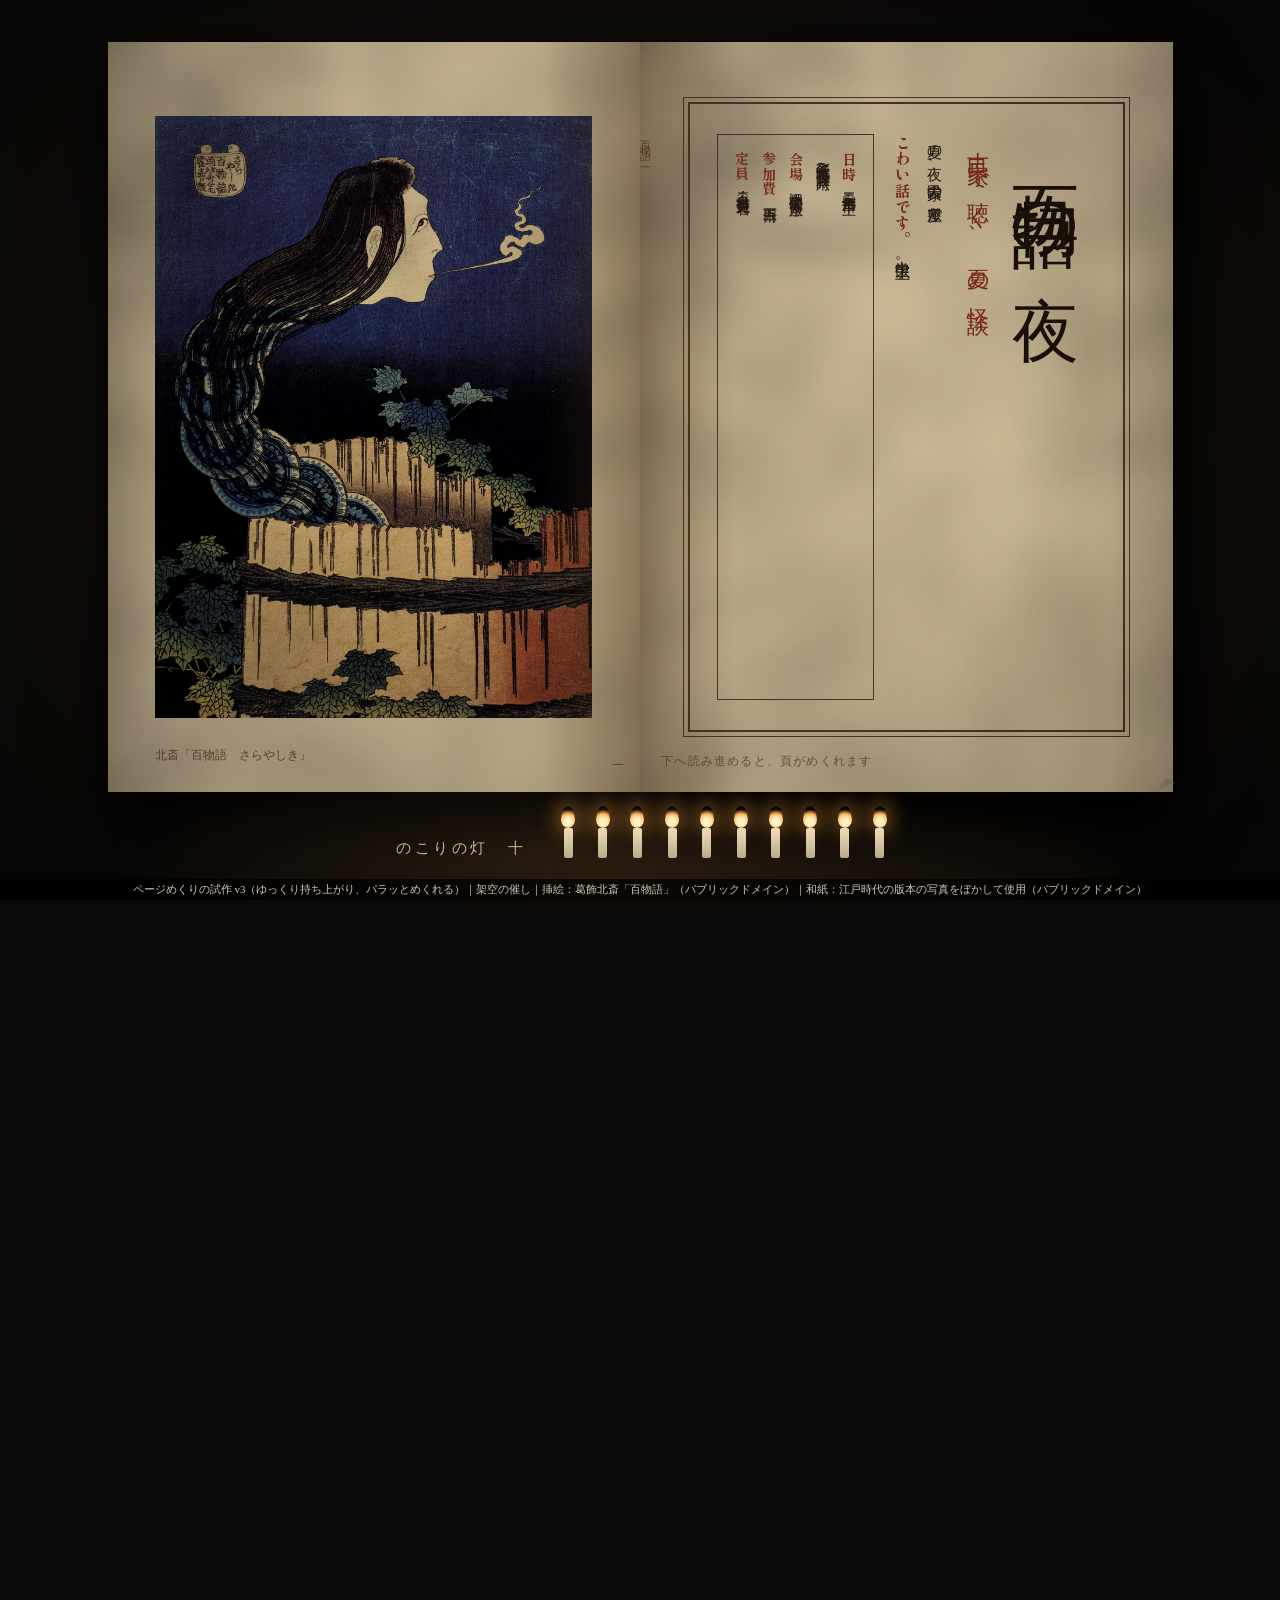
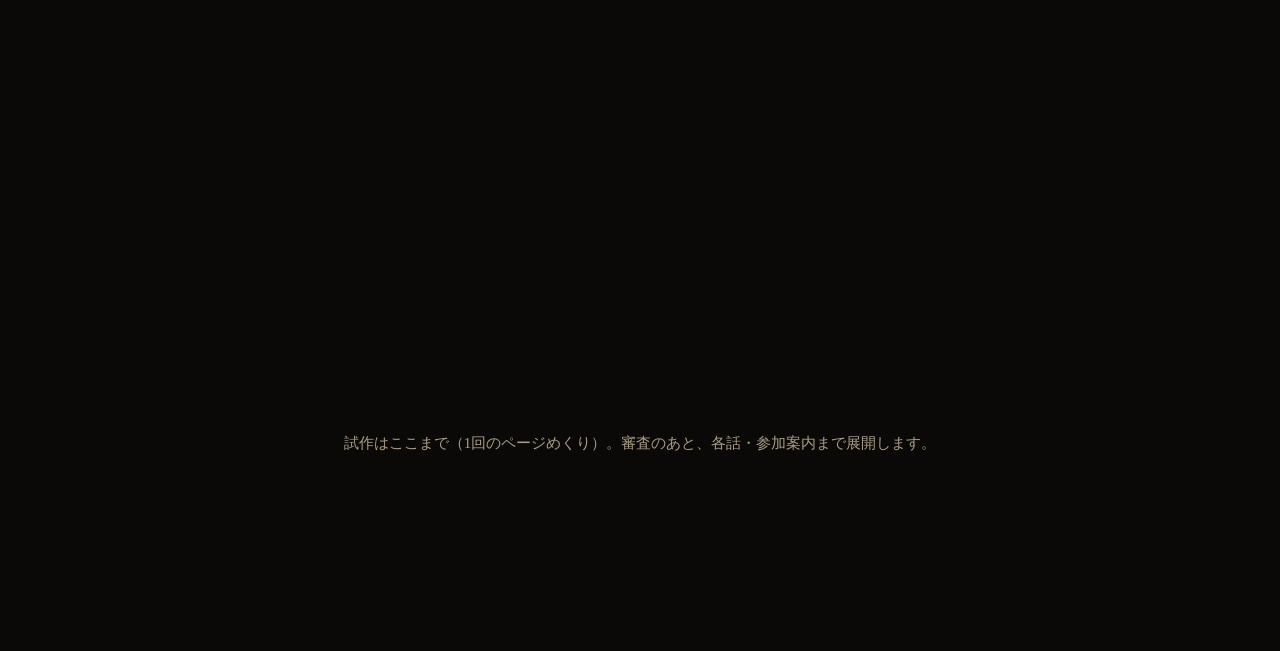
<file: lpk-v38bcgca9hwhktank9yjrrpt8z/works/horror/index.html>
<!doctype html>
<html lang="ja"><head><meta charset="utf-8">
<meta name="robots" content="noindex, nofollow, noarchive">
<meta name="referrer" content="no-referrer"><meta name="viewport" content="width=device-width, initial-scale=1">
<title>試作 ホラー 和本のページめくりv3（持ち上げ→パラッとめくる）</title><link rel="icon" href="data:,">
<link rel="preconnect" href="https://fonts.googleapis.com"><link rel="preconnect" href="https://fonts.gstatic.com" crossorigin>
<link rel="stylesheet" href="https://fonts.googleapis.com/css2?family=Yuji+Syuku&family=Shippori+Mincho+B1:wght@500;700&display=swap">
<link rel="stylesheet" href="style.css">
<script src="flip.js" defer></script>
</head><body>
<p class="note">ページめくりの試作 v3（ゆっくり持ち上がり、パラッとめくれる）｜架空の催し｜挿絵：葛飾北斎「百物語」（パブリックドメイン）｜和紙：江戸時代の版本の写真をぼかして使用（パブリックドメイン）</p>
<main>
<section class="flip" id="flip" aria-label="百物語の夜（和本）">
  <div class="stage">
    <div class="book">
      <!-- 見開き1：左＝挿絵（さらやしき）、右＝扉（題と奥付） -->
      <div class="spread spread--1">
        <figure class="pg pg--l"><div class="ill"><img src="../img/sarayashiki.jpg" alt="葛飾北斎「百物語　さらやしき」。井戸から皿をつらねた長い体の幽霊が立ちのぼる錦絵" width="1500" height="2069"><figcaption>北斎「百物語　さらやしき」</figcaption></div><p class="chou">一</p></figure>
        <div class="pg pg--r pg--front">
          <p class="hashira" aria-hidden="true">百物語　一</p>
          <div class="kyo">
            <h1>百物語の夜</h1>
            <p class="sub">古民家で聴く、夏の怪談</p>
            <p class="lead">夏の夜、古民家の座敷で。<br><b>こわい話です。</b>中学生以上。</p>
            <dl class="oku"><div><dt>日時</dt><dd>二〇二七年八月十四日（土）</dd></div><div><dd>午後七時〜九時（受付 六時半）</dd></div><div><dt>会場</dt><dd>旧小林家住宅 座敷</dd></div><div><dt>参加費</dt><dd>千五百円</dd></div><div><dt>定員</dt><dd>二十名・当日受付（先着）</dd></div></dl>
          </div>
          <p class="turn-hint" aria-hidden="true">下へ読み進めると、頁がめくれます</p>
        </div>
      </div>
      <!-- 見開き2：左＝挿絵（お岩さん）＝右の頁の裏、右＝其の一 -->
      <div class="spread spread--2">
        <figure class="pg pg--l pg--l2"><div class="ill"><img src="../img/oiwa.jpg" alt="葛飾北斎「百物語　お岩さん」。破れた提灯に女の顔が浮かぶ錦絵" width="1400" height="1934"><figcaption>北斎「百物語　お岩さん」</figcaption></div><p class="chou">二</p></figure>
        <div class="pg pg--r pg--under">
          <p class="hashira" aria-hidden="true">百物語　二</p>
          <div class="kyo">
            <p class="no">其の一</p>
            <h2>灯をひとつ、<br>消すたびに。</h2>
            <p class="lead">百物語は、夜に人が集まって怪談を一話ずつ語る、江戸時代から伝わる遊びです。言い伝えでは、百本の灯をともし、一話語り終えるごとに一つずつ消していきます。</p>
            <p class="lead small">頁をめくるたび、下の灯がひとつ消えます（演出です）。</p>
          </div>
        </div>
      </div>
    </div>
    <div class="lights" aria-hidden="true"><p>のこりの灯　<span class="lights__n">十</span></p><i class="l"></i><i class="l"></i><i class="l"></i><i class="l"></i><i class="l"></i><i class="l"></i><i class="l"></i><i class="l"></i><i class="l"></i><i class="l"></i></div>
    <div class="dusk" aria-hidden="true"></div>
  </div>
</section>
<section class="after" aria-label="この試作について">
  <p>試作はここまで（1回のページめくり）。審査のあと、各話・参加案内まで展開します。</p>
</section>
</main>
</body></html>
</file>
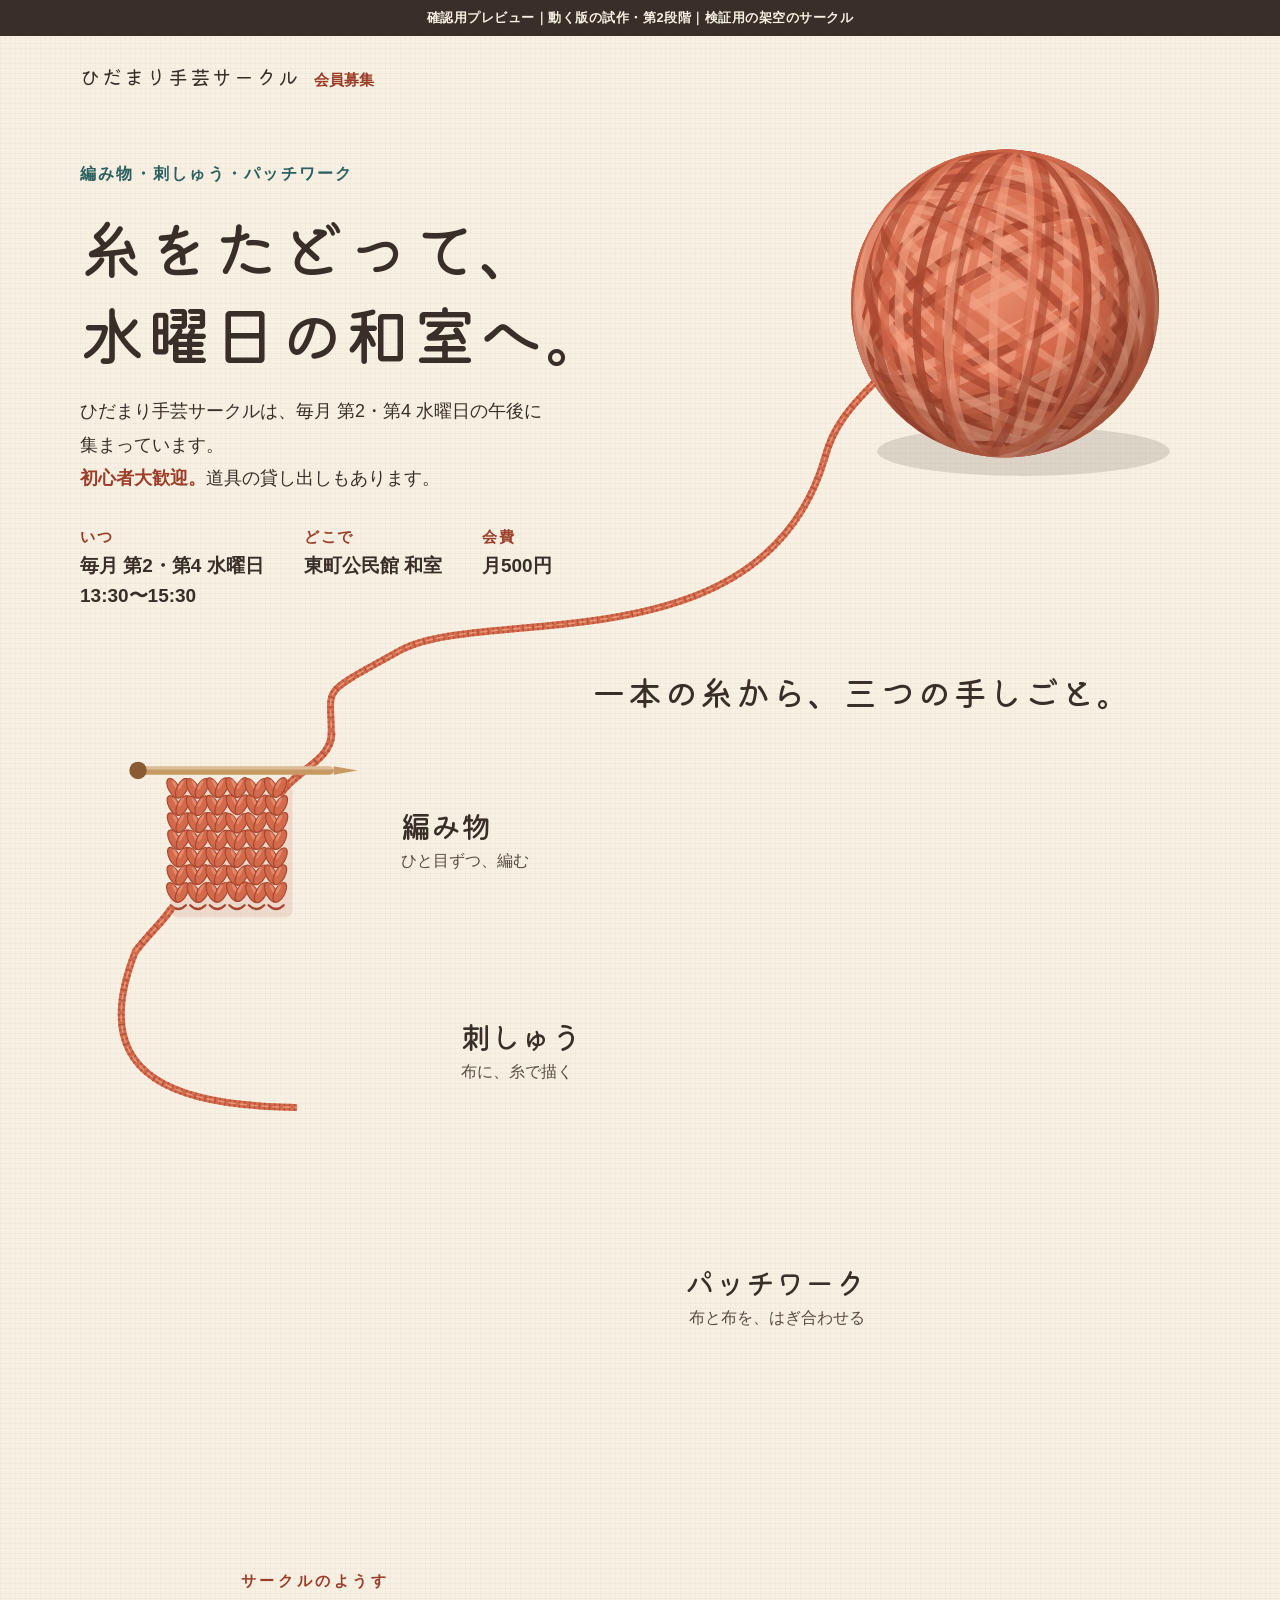
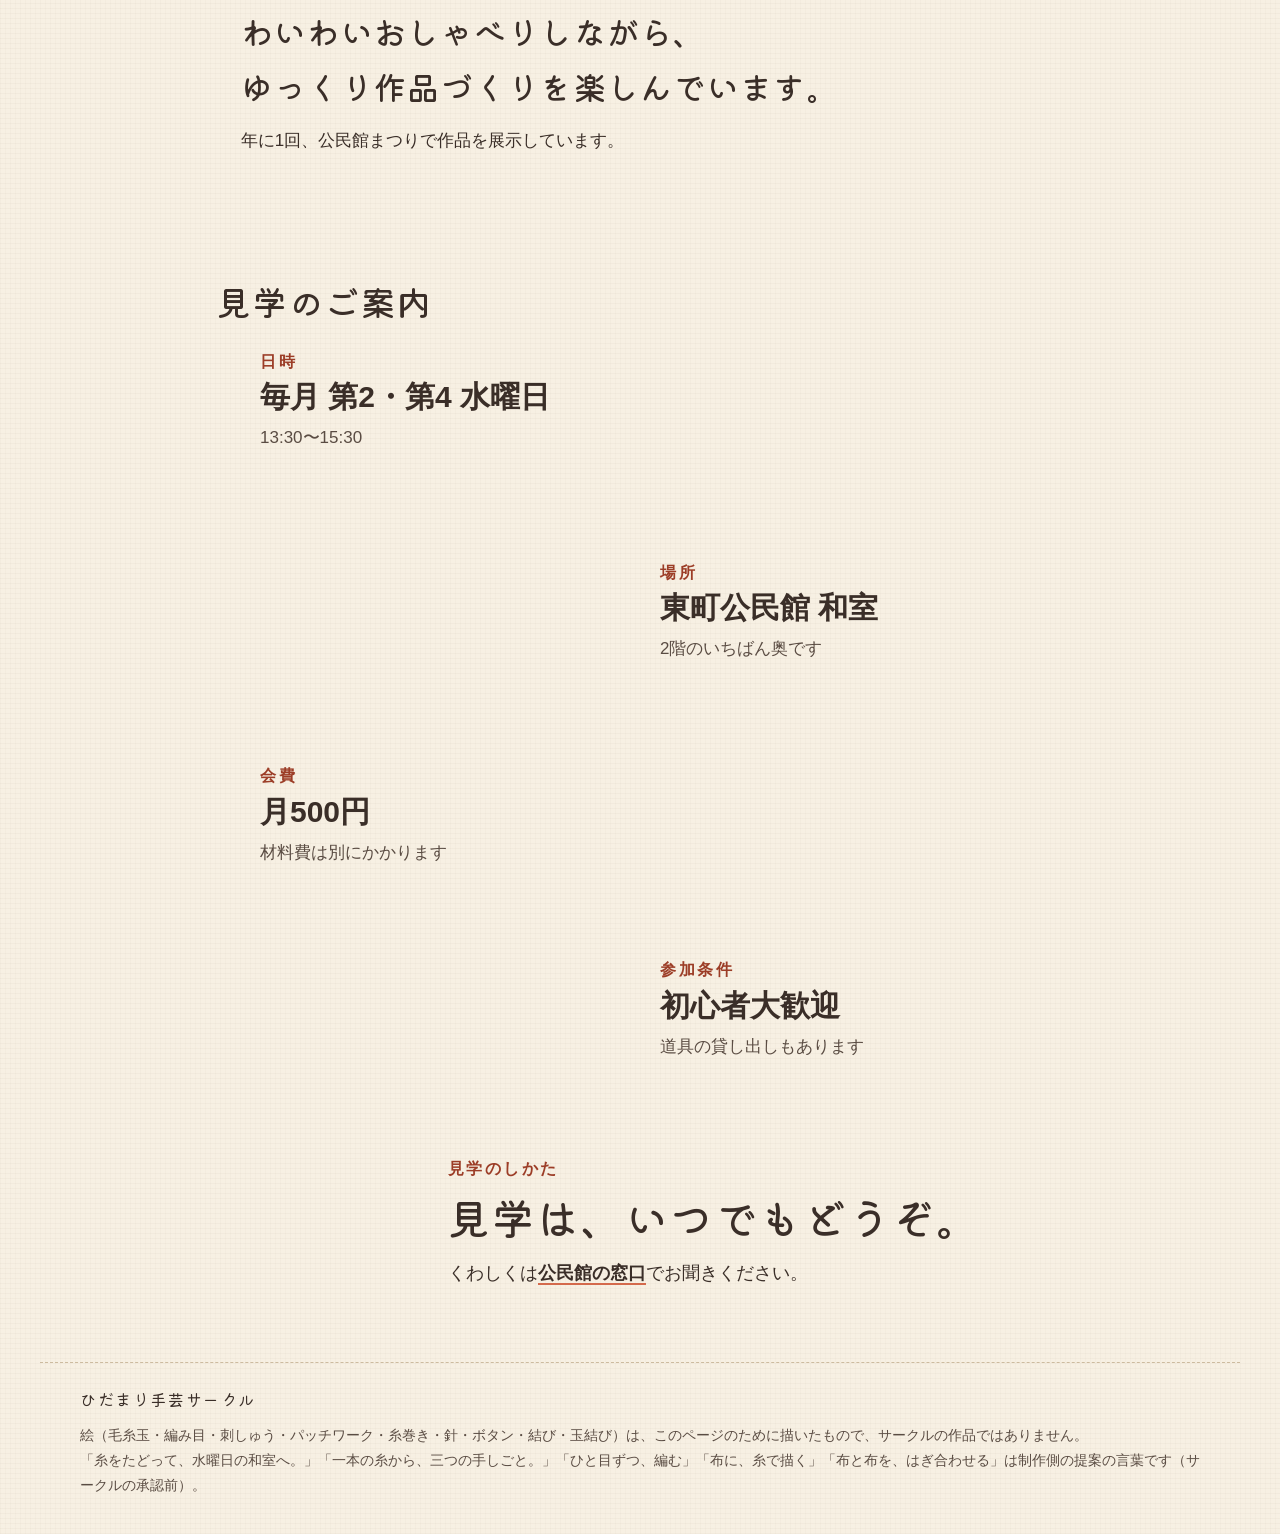
<file: lpk-v38bcgca9hwhktank9yjrrpt8z/works/ito/index.html>
<!doctype html>
<html lang="ja">
<head>
  <meta charset="utf-8">
<meta name="robots" content="noindex, nofollow, noarchive">
<meta name="referrer" content="no-referrer">
  <meta name="viewport" content="width=device-width, initial-scale=1">
  
  <meta name="format-detection" content="telephone=no, email=no, address=no">
  <title>ひだまり手芸サークル｜動く版の試作（確認用プレビュー）</title>
  <meta name="description" content="編み物・刺しゅう・パッチワークのひだまり手芸サークル。毎月 第2・第4 水曜日 13:30〜15:30、東町公民館 和室。初心者大歓迎、見学はいつでもどうぞ。">
  <link rel="icon" href="data:,">
  <link rel="preconnect" href="https://fonts.googleapis.com">
  <link rel="preconnect" href="https://fonts.gstatic.com" crossorigin>
  <link rel="stylesheet" href="https://fonts.googleapis.com/css2?family=Kiwi+Maru:wght@500&family=Zen+Kaku+Gothic+New:wght@400;700&display=swap">
  <link rel="stylesheet" href="lp-base.css">
  <link rel="stylesheet" href="style.css">
  <script src="thread.js" defer></script>
</head>
<body>
  <a class="skip" href="#main">本文へ移動</a>
  <p data-preview-banner>確認用プレビュー｜動く版の試作・第2段階｜検証用の架空のサークル</p>
  <div class="page">
    <svg class="thread" aria-hidden="true" focusable="false"></svg>
    <header class="top"><p class="logo">ひだまり手芸サークル</p><p class="recruit">会員募集</p></header>

    <main id="main">
      <section class="hero" aria-labelledby="hero-title">
        <div class="art hero__ball" data-visual><div class="art__in"><svg viewBox="-190 -170 380 350" aria-hidden="true" focusable="false"><g class="yarn-ball">
    <defs><radialGradient id="ybA-g" cx="38%" cy="32%" r="75%"><stop offset="0" stop-color="#f2a283"/><stop offset=".55" stop-color="#d46a4c"/><stop offset="1" stop-color="#a8472f"/></radialGradient>
    <clipPath id="ybA-c"><circle r="150"/></clipPath>
    <radialGradient id="ybA-s" cx="40%" cy="35%" r="70%"><stop offset=".55" stop-color="#000" stop-opacity="0"/><stop offset="1" stop-color="#3a1a10" stop-opacity=".35"/></radialGradient></defs>
    <ellipse cx="18" cy="144" rx="142.5" ry="24" fill="#3a2a1e" opacity=".14"/>
    <circle r="150" fill="url(#ybA-g)"/>
    <g clip-path="url(#ybA-c)"><ellipse cx="0.9" cy="6.7" rx="152.1" ry="18" transform="rotate(-25.8)" fill="none" stroke="#f2a283" stroke-width="8.3" opacity="0.7"/><ellipse cx="2.5" cy="-2" rx="157.8" ry="29" transform="rotate(-31.7)" fill="none" stroke="#d46a4c" stroke-width="8.3" opacity="0.8"/><ellipse cx="5.3" cy="0.8" rx="151.4" ry="39.9" transform="rotate(-26.1)" fill="none" stroke="#a8472f" stroke-width="8.3" opacity="0.8"/><ellipse cx="-6" cy="-2.6" rx="158.2" ry="50.9" transform="rotate(-29.8)" fill="none" stroke="#f2a283" stroke-width="8.3" opacity="0.7"/><ellipse cx="-4.9" cy="-1.6" rx="155.4" ry="61.8" transform="rotate(-28.3)" fill="none" stroke="#d46a4c" stroke-width="8.3" opacity="0.7"/><ellipse cx="5.1" cy="7.4" rx="155.3" ry="72.8" transform="rotate(-24.9)" fill="none" stroke="#a8472f" stroke-width="8.3" opacity="0.9"/><ellipse cx="-0.2" cy="-4.3" rx="151" ry="83.8" transform="rotate(-30.4)" fill="none" stroke="#f2a283" stroke-width="8.3" opacity="0.6"/><ellipse cx="-5.8" cy="2.5" rx="153.5" ry="94.7" transform="rotate(-26.6)" fill="none" stroke="#d46a4c" stroke-width="8.3" opacity="0.6"/><ellipse cx="4.6" cy="-4.1" rx="153.8" ry="105.7" transform="rotate(-28.1)" fill="none" stroke="#a8472f" stroke-width="8.3" opacity="0.9"/><ellipse cx="-3.8" cy="2.8" rx="151.5" ry="116.7" transform="rotate(-30.5)" fill="none" stroke="#f2a283" stroke-width="8.3" opacity="0.8"/><ellipse cx="4.3" cy="-8.1" rx="156.4" ry="127.6" transform="rotate(-25.6)" fill="none" stroke="#d46a4c" stroke-width="8.3" opacity="0.7"/><ellipse cx="-3.3" cy="-5.8" rx="157.6" ry="138.6" transform="rotate(-24.3)" fill="none" stroke="#a8472f" stroke-width="8.3" opacity="0.7"/><ellipse cx="0.5" cy="-6.4" rx="150.9" ry="149.5" transform="rotate(-24.6)" fill="none" stroke="#f2a283" stroke-width="8.3" opacity="0.7"/><ellipse cx="-0.6" cy="-0.2" rx="152.2" ry="18" transform="rotate(38.4)" fill="none" stroke="#f2a283" stroke-width="8.3" opacity="0.6"/><ellipse cx="-1.4" cy="-2.2" rx="157.2" ry="29.9" transform="rotate(36.4)" fill="none" stroke="#d46a4c" stroke-width="8.3" opacity="0.6"/><ellipse cx="-2.8" cy="6.4" rx="155.6" ry="41.8" transform="rotate(41.3)" fill="none" stroke="#a8472f" stroke-width="8.3" opacity="0.7"/><ellipse cx="4.3" cy="5.2" rx="151.4" ry="53.6" transform="rotate(36.5)" fill="none" stroke="#f2a283" stroke-width="8.3" opacity="0.6"/><ellipse cx="-0.6" cy="5.6" rx="154" ry="65.5" transform="rotate(41.9)" fill="none" stroke="#d46a4c" stroke-width="8.3" opacity="0.8"/><ellipse cx="-8.5" cy="1.4" rx="150.5" ry="77.4" transform="rotate(34.2)" fill="none" stroke="#a8472f" stroke-width="8.3" opacity="0.7"/><ellipse cx="7.6" cy="7.6" rx="158.2" ry="89.3" transform="rotate(35.1)" fill="none" stroke="#f2a283" stroke-width="8.3" opacity="0.7"/><ellipse cx="-3.3" cy="5.8" rx="155.3" ry="101.1" transform="rotate(40.5)" fill="none" stroke="#d46a4c" stroke-width="8.3" opacity="0.7"/><ellipse cx="7.9" cy="3.7" rx="152.8" ry="113" transform="rotate(39.5)" fill="none" stroke="#a8472f" stroke-width="8.3" opacity="0.7"/><ellipse cx="-8.7" cy="1.3" rx="155.2" ry="124.9" transform="rotate(38.8)" fill="none" stroke="#f2a283" stroke-width="8.3" opacity="0.7"/><ellipse cx="-6.5" cy="5.6" rx="157" ry="136.8" transform="rotate(37.1)" fill="none" stroke="#d46a4c" stroke-width="8.3" opacity="0.6"/><ellipse cx="3.5" cy="1.1" rx="154.5" ry="148.6" transform="rotate(41)" fill="none" stroke="#a8472f" stroke-width="8.3" opacity="0.7"/><ellipse cx="-2.9" cy="-7.4" rx="151.3" ry="18" transform="rotate(92.3)" fill="none" stroke="#f2a283" stroke-width="8.3" opacity="0.6"/><ellipse cx="7.3" cy="7.1" rx="158.5" ry="31" transform="rotate(99.8)" fill="none" stroke="#d46a4c" stroke-width="8.3" opacity="0.6"/><ellipse cx="3.2" cy="6.8" rx="158" ry="43.9" transform="rotate(99.6)" fill="none" stroke="#a8472f" stroke-width="8.3" opacity="0.6"/><ellipse cx="-3.2" cy="-2.7" rx="156.1" ry="56.9" transform="rotate(95.1)" fill="none" stroke="#f2a283" stroke-width="8.3" opacity="0.6"/><ellipse cx="0.3" cy="-5.8" rx="155.5" ry="69.8" transform="rotate(95.2)" fill="none" stroke="#d46a4c" stroke-width="8.3" opacity="0.7"/><ellipse cx="3.9" cy="2.4" rx="155.3" ry="82.8" transform="rotate(94.2)" fill="none" stroke="#a8472f" stroke-width="8.3" opacity="0.8"/><ellipse cx="-3.4" cy="7.7" rx="157.9" ry="95.7" transform="rotate(93)" fill="none" stroke="#f2a283" stroke-width="8.3" opacity="0.6"/><ellipse cx="-6" cy="8.4" rx="152.9" ry="108.7" transform="rotate(98.3)" fill="none" stroke="#d46a4c" stroke-width="8.3" opacity="0.7"/><ellipse cx="1" cy="6.1" rx="157.5" ry="121.6" transform="rotate(93.1)" fill="none" stroke="#a8472f" stroke-width="8.3" opacity="0.6"/><ellipse cx="1.5" cy="8.8" rx="156.7" ry="134.6" transform="rotate(97.6)" fill="none" stroke="#f2a283" stroke-width="8.3" opacity="0.7"/><ellipse cx="3.3" cy="5.6" rx="153.7" ry="147.5" transform="rotate(98.6)" fill="none" stroke="#d46a4c" stroke-width="8.3" opacity="0.8"/></g>
    <circle r="150" fill="url(#ybA-s)"/>
  </g><path d="M-128 78 C-150 100 -168 120 -176 152" fill="none" stroke="#d46a4c" stroke-width="7" stroke-linecap="round"/><path d="M-128 78 C-150 100 -168 120 -176 152" fill="none" stroke="#a8472f" stroke-width="7" stroke-dasharray="1.4 3.6" opacity=".7"/><path d="M-128 78 C-150 100 -168 120 -176 152" fill="none" stroke="#f2a283" stroke-width="1.54" stroke-dasharray="6 5" stroke-linecap="round" opacity=".8"/></svg><i data-thread="out" data-thread-sp="out" data-tan="-0.3,1" style="left:3.68%;top:92.00%"></i></div></div>
        <div class="hero__txt">
          <p class="kicker"><span class="phrase">編み物・</span><span class="phrase">刺しゅう・</span><span class="phrase">パッチワーク</span></p>
          <h1 id="hero-title" class="copy"><span class="phrase">糸をたどって、</span><br><span class="phrase">水曜日の和室へ。</span></h1>
          <p class="lead"><span class="phrase">ひだまり手芸サークルは、</span><span class="phrase">毎月</span> <span class="phrase">第2・第4 水曜日の午後に</span><span class="phrase">集まっています。</span><br><strong><span class="phrase">初心者大歓迎。</span></strong><span class="phrase">道具の貸し出しもあります。</span></p>
          <dl class="points" aria-label="参加の要点">
            <div><dt>いつ</dt><dd><span class="phrase">毎月</span> <span class="phrase">第2・第4</span> <span class="phrase">水曜日</span><br>13:30〜15:30</dd></div>
            <div><dt>どこで</dt><dd><span class="phrase">東町公民館</span> <span class="phrase">和室</span></dd></div>
            <div><dt>会費</dt><dd>月500円</dd></div>
          </dl>
        </div>
      </section>

      <section class="crafts" aria-labelledby="crafts-title">
        <i data-thread="via" class="" style="left:30%;top:-2%"></i>
        <h2 id="crafts-title" class="copy sec-title crafts__title"><span class="phrase">一本の糸から、</span><span class="phrase">三つの手しごと。</span></h2>
        <div class="station st-knit"><div class="art"><div class="art__in"><svg viewBox="-40 -30 230 210" aria-hidden="true" focusable="false"><path d="M150 -24 C150 0 118 10 104 30" fill="none" stroke="#d46a4c" stroke-width="7" stroke-linecap="round"/><path d="M150 -24 C150 0 118 10 104 30" fill="none" stroke="#a8472f" stroke-width="7" stroke-dasharray="1.4 3.6" opacity=".7"/><path d="M150 -24 C150 0 118 10 104 30" fill="none" stroke="#f2a283" stroke-width="1.54" stroke-dasharray="6 5" stroke-linecap="round" opacity=".8"/><g class="knit">
    <rect x="-2" y="18" width="112" height="122" rx="6" fill="#a8472f" opacity=".12" transform="translate(4 5)"/>
    <ellipse cx="4.7" cy="26.3" rx="4.7" ry="9.9" transform="rotate(-28 4.7 26.3)" fill="#d46a4c" stroke="#a8472f" stroke-width="1.1"/><ellipse cx="6.3" cy="23.8" rx="1.4" ry="4.8" transform="rotate(-28 5.1 23.8)" fill="#f2a283" opacity=".55"/><ellipse cx="12.6" cy="26.3" rx="4.7" ry="9.9" transform="rotate(28 12.6 26.3)" fill="#d46a4c" stroke="#a8472f" stroke-width="1.1"/><ellipse cx="11.1" cy="23.8" rx="1.4" ry="4.8" transform="rotate(28 12.3 23.8)" fill="#f2a283" opacity=".55"/><ellipse cx="22.7" cy="26.4" rx="4.7" ry="9.9" transform="rotate(-28 22.7 26.4)" fill="#d46a4c" stroke="#a8472f" stroke-width="1.1"/><ellipse cx="24.3" cy="23.9" rx="1.4" ry="4.8" transform="rotate(-28 23.1 23.9)" fill="#f2a283" opacity=".55"/><ellipse cx="30.7" cy="26.4" rx="4.7" ry="9.9" transform="rotate(28 30.7 26.4)" fill="#d46a4c" stroke="#a8472f" stroke-width="1.1"/><ellipse cx="29.1" cy="23.9" rx="1.4" ry="4.8" transform="rotate(28 30.3 23.9)" fill="#f2a283" opacity=".55"/><ellipse cx="41.3" cy="25.8" rx="4.7" ry="9.9" transform="rotate(-28 41.3 25.8)" fill="#d46a4c" stroke="#a8472f" stroke-width="1.1"/><ellipse cx="42.9" cy="23.3" rx="1.4" ry="4.8" transform="rotate(-28 41.7 23.3)" fill="#f2a283" opacity=".55"/><ellipse cx="49.2" cy="25.8" rx="4.7" ry="9.9" transform="rotate(28 49.2 25.8)" fill="#d46a4c" stroke="#a8472f" stroke-width="1.1"/><ellipse cx="47.7" cy="23.3" rx="1.4" ry="4.8" transform="rotate(28 48.9 23.3)" fill="#f2a283" opacity=".55"/><ellipse cx="59" cy="25.7" rx="4.7" ry="9.9" transform="rotate(-28 59 25.7)" fill="#d46a4c" stroke="#a8472f" stroke-width="1.1"/><ellipse cx="60.6" cy="23.2" rx="1.4" ry="4.8" transform="rotate(-28 59.4 23.2)" fill="#f2a283" opacity=".55"/><ellipse cx="67" cy="25.7" rx="4.7" ry="9.9" transform="rotate(28 67 25.7)" fill="#d46a4c" stroke="#a8472f" stroke-width="1.1"/><ellipse cx="65.4" cy="23.2" rx="1.4" ry="4.8" transform="rotate(28 66.6 23.2)" fill="#f2a283" opacity=".55"/><ellipse cx="76.5" cy="26.4" rx="4.7" ry="9.9" transform="rotate(-28 76.5 26.4)" fill="#d46a4c" stroke="#a8472f" stroke-width="1.1"/><ellipse cx="78.1" cy="23.9" rx="1.4" ry="4.8" transform="rotate(-28 76.9 23.9)" fill="#f2a283" opacity=".55"/><ellipse cx="84.4" cy="26.4" rx="4.7" ry="9.9" transform="rotate(28 84.4 26.4)" fill="#d46a4c" stroke="#a8472f" stroke-width="1.1"/><ellipse cx="82.9" cy="23.9" rx="1.4" ry="4.8" transform="rotate(28 84.1 23.9)" fill="#f2a283" opacity=".55"/><ellipse cx="94.5" cy="25.6" rx="4.7" ry="9.9" transform="rotate(-28 94.5 25.6)" fill="#d46a4c" stroke="#a8472f" stroke-width="1.1"/><ellipse cx="96.1" cy="23.1" rx="1.4" ry="4.8" transform="rotate(-28 94.9 23.1)" fill="#f2a283" opacity=".55"/><ellipse cx="102.4" cy="25.6" rx="4.7" ry="9.9" transform="rotate(28 102.4 25.6)" fill="#d46a4c" stroke="#a8472f" stroke-width="1.1"/><ellipse cx="100.9" cy="23.1" rx="1.4" ry="4.8" transform="rotate(28 102.1 23.1)" fill="#f2a283" opacity=".55"/><ellipse cx="5" cy="42.2" rx="4.7" ry="9.9" transform="rotate(-28 5 42.2)" fill="#d46a4c" stroke="#a8472f" stroke-width="1.1"/><ellipse cx="6.6" cy="39.7" rx="1.4" ry="4.8" transform="rotate(-28 5.4 39.7)" fill="#f2a283" opacity=".55"/><ellipse cx="13" cy="42.2" rx="4.7" ry="9.9" transform="rotate(28 13 42.2)" fill="#d46a4c" stroke="#a8472f" stroke-width="1.1"/><ellipse cx="11.4" cy="39.7" rx="1.4" ry="4.8" transform="rotate(28 12.6 39.7)" fill="#f2a283" opacity=".55"/><ellipse cx="22.6" cy="42.4" rx="4.7" ry="9.9" transform="rotate(-28 22.6 42.4)" fill="#d46a4c" stroke="#a8472f" stroke-width="1.1"/><ellipse cx="24.2" cy="39.9" rx="1.4" ry="4.8" transform="rotate(-28 23 39.9)" fill="#f2a283" opacity=".55"/><ellipse cx="30.5" cy="42.4" rx="4.7" ry="9.9" transform="rotate(28 30.5 42.4)" fill="#d46a4c" stroke="#a8472f" stroke-width="1.1"/><ellipse cx="29" cy="39.9" rx="1.4" ry="4.8" transform="rotate(28 30.2 39.9)" fill="#f2a283" opacity=".55"/><ellipse cx="41" cy="41.9" rx="4.7" ry="9.9" transform="rotate(-28 41 41.9)" fill="#d46a4c" stroke="#a8472f" stroke-width="1.1"/><ellipse cx="42.6" cy="39.4" rx="1.4" ry="4.8" transform="rotate(-28 41.4 39.4)" fill="#f2a283" opacity=".55"/><ellipse cx="48.9" cy="41.9" rx="4.7" ry="9.9" transform="rotate(28 48.9 41.9)" fill="#d46a4c" stroke="#a8472f" stroke-width="1.1"/><ellipse cx="47.4" cy="39.4" rx="1.4" ry="4.8" transform="rotate(28 48.6 39.4)" fill="#f2a283" opacity=".55"/><ellipse cx="59.5" cy="41.5" rx="4.7" ry="9.9" transform="rotate(-28 59.5 41.5)" fill="#d46a4c" stroke="#a8472f" stroke-width="1.1"/><ellipse cx="61.1" cy="39" rx="1.4" ry="4.8" transform="rotate(-28 59.9 39)" fill="#f2a283" opacity=".55"/><ellipse cx="67.4" cy="41.5" rx="4.7" ry="9.9" transform="rotate(28 67.4 41.5)" fill="#d46a4c" stroke="#a8472f" stroke-width="1.1"/><ellipse cx="65.9" cy="39" rx="1.4" ry="4.8" transform="rotate(28 67.1 39)" fill="#f2a283" opacity=".55"/><ellipse cx="77.6" cy="41.8" rx="4.7" ry="9.9" transform="rotate(-28 77.6 41.8)" fill="#d46a4c" stroke="#a8472f" stroke-width="1.1"/><ellipse cx="79.2" cy="39.3" rx="1.4" ry="4.8" transform="rotate(-28 78 39.3)" fill="#f2a283" opacity=".55"/><ellipse cx="85.5" cy="41.8" rx="4.7" ry="9.9" transform="rotate(28 85.5 41.8)" fill="#d46a4c" stroke="#a8472f" stroke-width="1.1"/><ellipse cx="84" cy="39.3" rx="1.4" ry="4.8" transform="rotate(28 85.2 39.3)" fill="#f2a283" opacity=".55"/><ellipse cx="95.3" cy="42.1" rx="4.7" ry="9.9" transform="rotate(-28 95.3 42.1)" fill="#d46a4c" stroke="#a8472f" stroke-width="1.1"/><ellipse cx="96.9" cy="39.6" rx="1.4" ry="4.8" transform="rotate(-28 95.7 39.6)" fill="#f2a283" opacity=".55"/><ellipse cx="103.3" cy="42.1" rx="4.7" ry="9.9" transform="rotate(28 103.3 42.1)" fill="#d46a4c" stroke="#a8472f" stroke-width="1.1"/><ellipse cx="101.7" cy="39.6" rx="1.4" ry="4.8" transform="rotate(28 102.9 39.6)" fill="#f2a283" opacity=".55"/><ellipse cx="5.2" cy="58" rx="4.7" ry="9.9" transform="rotate(-28 5.2 58)" fill="#d46a4c" stroke="#a8472f" stroke-width="1.1"/><ellipse cx="6.7" cy="55.5" rx="1.4" ry="4.8" transform="rotate(-28 5.5 55.5)" fill="#f2a283" opacity=".55"/><ellipse cx="13.1" cy="58" rx="4.7" ry="9.9" transform="rotate(28 13.1 58)" fill="#d46a4c" stroke="#a8472f" stroke-width="1.1"/><ellipse cx="11.5" cy="55.5" rx="1.4" ry="4.8" transform="rotate(28 12.7 55.5)" fill="#f2a283" opacity=".55"/><ellipse cx="23.6" cy="57.9" rx="4.7" ry="9.9" transform="rotate(-28 23.6 57.9)" fill="#d46a4c" stroke="#a8472f" stroke-width="1.1"/><ellipse cx="25.2" cy="55.4" rx="1.4" ry="4.8" transform="rotate(-28 24 55.4)" fill="#f2a283" opacity=".55"/><ellipse cx="31.5" cy="57.9" rx="4.7" ry="9.9" transform="rotate(28 31.5 57.9)" fill="#d46a4c" stroke="#a8472f" stroke-width="1.1"/><ellipse cx="30" cy="55.4" rx="1.4" ry="4.8" transform="rotate(28 31.2 55.4)" fill="#f2a283" opacity=".55"/><ellipse cx="41" cy="57.7" rx="4.7" ry="9.9" transform="rotate(-28 41 57.7)" fill="#d46a4c" stroke="#a8472f" stroke-width="1.1"/><ellipse cx="42.6" cy="55.2" rx="1.4" ry="4.8" transform="rotate(-28 41.4 55.2)" fill="#f2a283" opacity=".55"/><ellipse cx="49" cy="57.7" rx="4.7" ry="9.9" transform="rotate(28 49 57.7)" fill="#d46a4c" stroke="#a8472f" stroke-width="1.1"/><ellipse cx="47.4" cy="55.2" rx="1.4" ry="4.8" transform="rotate(28 48.6 55.2)" fill="#f2a283" opacity=".55"/><ellipse cx="58.8" cy="58.4" rx="4.7" ry="9.9" transform="rotate(-28 58.8 58.4)" fill="#d46a4c" stroke="#a8472f" stroke-width="1.1"/><ellipse cx="60.3" cy="55.9" rx="1.4" ry="4.8" transform="rotate(-28 59.1 55.9)" fill="#f2a283" opacity=".55"/><ellipse cx="66.7" cy="58.4" rx="4.7" ry="9.9" transform="rotate(28 66.7 58.4)" fill="#d46a4c" stroke="#a8472f" stroke-width="1.1"/><ellipse cx="65.1" cy="55.9" rx="1.4" ry="4.8" transform="rotate(28 66.3 55.9)" fill="#f2a283" opacity=".55"/><ellipse cx="76.7" cy="57.9" rx="4.7" ry="9.9" transform="rotate(-28 76.7 57.9)" fill="#d46a4c" stroke="#a8472f" stroke-width="1.1"/><ellipse cx="78.2" cy="55.4" rx="1.4" ry="4.8" transform="rotate(-28 77 55.4)" fill="#f2a283" opacity=".55"/><ellipse cx="84.6" cy="57.9" rx="4.7" ry="9.9" transform="rotate(28 84.6 57.9)" fill="#d46a4c" stroke="#a8472f" stroke-width="1.1"/><ellipse cx="83" cy="55.4" rx="1.4" ry="4.8" transform="rotate(28 84.2 55.4)" fill="#f2a283" opacity=".55"/><ellipse cx="95.6" cy="57.7" rx="4.7" ry="9.9" transform="rotate(-28 95.6 57.7)" fill="#d46a4c" stroke="#a8472f" stroke-width="1.1"/><ellipse cx="97.2" cy="55.2" rx="1.4" ry="4.8" transform="rotate(-28 96 55.2)" fill="#f2a283" opacity=".55"/><ellipse cx="103.5" cy="57.7" rx="4.7" ry="9.9" transform="rotate(28 103.5 57.7)" fill="#d46a4c" stroke="#a8472f" stroke-width="1.1"/><ellipse cx="102" cy="55.2" rx="1.4" ry="4.8" transform="rotate(28 103.2 55.2)" fill="#f2a283" opacity=".55"/><ellipse cx="5.5" cy="73.7" rx="4.7" ry="9.9" transform="rotate(-28 5.5 73.7)" fill="#d46a4c" stroke="#a8472f" stroke-width="1.1"/><ellipse cx="7.1" cy="71.2" rx="1.4" ry="4.8" transform="rotate(-28 5.9 71.2)" fill="#f2a283" opacity=".55"/><ellipse cx="13.4" cy="73.7" rx="4.7" ry="9.9" transform="rotate(28 13.4 73.7)" fill="#d46a4c" stroke="#a8472f" stroke-width="1.1"/><ellipse cx="11.9" cy="71.2" rx="1.4" ry="4.8" transform="rotate(28 13.1 71.2)" fill="#f2a283" opacity=".55"/><ellipse cx="23" cy="73.8" rx="4.7" ry="9.9" transform="rotate(-28 23 73.8)" fill="#d46a4c" stroke="#a8472f" stroke-width="1.1"/><ellipse cx="24.6" cy="71.3" rx="1.4" ry="4.8" transform="rotate(-28 23.4 71.3)" fill="#f2a283" opacity=".55"/><ellipse cx="30.9" cy="73.8" rx="4.7" ry="9.9" transform="rotate(28 30.9 73.8)" fill="#d46a4c" stroke="#a8472f" stroke-width="1.1"/><ellipse cx="29.4" cy="71.3" rx="1.4" ry="4.8" transform="rotate(28 30.6 71.3)" fill="#f2a283" opacity=".55"/><ellipse cx="41.5" cy="74" rx="4.7" ry="9.9" transform="rotate(-28 41.5 74)" fill="#d46a4c" stroke="#a8472f" stroke-width="1.1"/><ellipse cx="43.1" cy="71.5" rx="1.4" ry="4.8" transform="rotate(-28 41.9 71.5)" fill="#f2a283" opacity=".55"/><ellipse cx="49.4" cy="74" rx="4.7" ry="9.9" transform="rotate(28 49.4 74)" fill="#d46a4c" stroke="#a8472f" stroke-width="1.1"/><ellipse cx="47.9" cy="71.5" rx="1.4" ry="4.8" transform="rotate(28 49.1 71.5)" fill="#f2a283" opacity=".55"/><ellipse cx="58.9" cy="74.1" rx="4.7" ry="9.9" transform="rotate(-28 58.9 74.1)" fill="#d46a4c" stroke="#a8472f" stroke-width="1.1"/><ellipse cx="60.5" cy="71.6" rx="1.4" ry="4.8" transform="rotate(-28 59.3 71.6)" fill="#f2a283" opacity=".55"/><ellipse cx="66.8" cy="74.1" rx="4.7" ry="9.9" transform="rotate(28 66.8 74.1)" fill="#d46a4c" stroke="#a8472f" stroke-width="1.1"/><ellipse cx="65.3" cy="71.6" rx="1.4" ry="4.8" transform="rotate(28 66.5 71.6)" fill="#f2a283" opacity=".55"/><ellipse cx="76.6" cy="73.6" rx="4.7" ry="9.9" transform="rotate(-28 76.6 73.6)" fill="#d46a4c" stroke="#a8472f" stroke-width="1.1"/><ellipse cx="78.1" cy="71.1" rx="1.4" ry="4.8" transform="rotate(-28 76.9 71.1)" fill="#f2a283" opacity=".55"/><ellipse cx="84.5" cy="73.6" rx="4.7" ry="9.9" transform="rotate(28 84.5 73.6)" fill="#d46a4c" stroke="#a8472f" stroke-width="1.1"/><ellipse cx="82.9" cy="71.1" rx="1.4" ry="4.8" transform="rotate(28 84.1 71.1)" fill="#f2a283" opacity=".55"/><ellipse cx="94.5" cy="73.6" rx="4.7" ry="9.9" transform="rotate(-28 94.5 73.6)" fill="#d46a4c" stroke="#a8472f" stroke-width="1.1"/><ellipse cx="96.1" cy="71.1" rx="1.4" ry="4.8" transform="rotate(-28 94.9 71.1)" fill="#f2a283" opacity=".55"/><ellipse cx="102.5" cy="73.6" rx="4.7" ry="9.9" transform="rotate(28 102.5 73.6)" fill="#d46a4c" stroke="#a8472f" stroke-width="1.1"/><ellipse cx="100.9" cy="71.1" rx="1.4" ry="4.8" transform="rotate(28 102.1 71.1)" fill="#f2a283" opacity=".55"/><ellipse cx="5.4" cy="89.7" rx="4.7" ry="9.9" transform="rotate(-28 5.4 89.7)" fill="#d46a4c" stroke="#a8472f" stroke-width="1.1"/><ellipse cx="6.9" cy="87.2" rx="1.4" ry="4.8" transform="rotate(-28 5.7 87.2)" fill="#f2a283" opacity=".55"/><ellipse cx="13.3" cy="89.7" rx="4.7" ry="9.9" transform="rotate(28 13.3 89.7)" fill="#d46a4c" stroke="#a8472f" stroke-width="1.1"/><ellipse cx="11.7" cy="87.2" rx="1.4" ry="4.8" transform="rotate(28 12.9 87.2)" fill="#f2a283" opacity=".55"/><ellipse cx="22.6" cy="90" rx="4.7" ry="9.9" transform="rotate(-28 22.6 90)" fill="#d46a4c" stroke="#a8472f" stroke-width="1.1"/><ellipse cx="24.1" cy="87.5" rx="1.4" ry="4.8" transform="rotate(-28 22.9 87.5)" fill="#f2a283" opacity=".55"/><ellipse cx="30.5" cy="90" rx="4.7" ry="9.9" transform="rotate(28 30.5 90)" fill="#d46a4c" stroke="#a8472f" stroke-width="1.1"/><ellipse cx="28.9" cy="87.5" rx="1.4" ry="4.8" transform="rotate(28 30.1 87.5)" fill="#f2a283" opacity=".55"/><ellipse cx="40.6" cy="89.8" rx="4.7" ry="9.9" transform="rotate(-28 40.6 89.8)" fill="#d46a4c" stroke="#a8472f" stroke-width="1.1"/><ellipse cx="42.2" cy="87.3" rx="1.4" ry="4.8" transform="rotate(-28 41 87.3)" fill="#f2a283" opacity=".55"/><ellipse cx="48.5" cy="89.8" rx="4.7" ry="9.9" transform="rotate(28 48.5 89.8)" fill="#d46a4c" stroke="#a8472f" stroke-width="1.1"/><ellipse cx="47" cy="87.3" rx="1.4" ry="4.8" transform="rotate(28 48.2 87.3)" fill="#f2a283" opacity=".55"/><ellipse cx="58.4" cy="90.2" rx="4.7" ry="9.9" transform="rotate(-28 58.4 90.2)" fill="#d46a4c" stroke="#a8472f" stroke-width="1.1"/><ellipse cx="60" cy="87.7" rx="1.4" ry="4.8" transform="rotate(-28 58.8 87.7)" fill="#f2a283" opacity=".55"/><ellipse cx="66.4" cy="90.2" rx="4.7" ry="9.9" transform="rotate(28 66.4 90.2)" fill="#d46a4c" stroke="#a8472f" stroke-width="1.1"/><ellipse cx="64.8" cy="87.7" rx="1.4" ry="4.8" transform="rotate(28 66 87.7)" fill="#f2a283" opacity=".55"/><ellipse cx="76.7" cy="89.8" rx="4.7" ry="9.9" transform="rotate(-28 76.7 89.8)" fill="#d46a4c" stroke="#a8472f" stroke-width="1.1"/><ellipse cx="78.3" cy="87.3" rx="1.4" ry="4.8" transform="rotate(-28 77.1 87.3)" fill="#f2a283" opacity=".55"/><ellipse cx="84.7" cy="89.8" rx="4.7" ry="9.9" transform="rotate(28 84.7 89.8)" fill="#d46a4c" stroke="#a8472f" stroke-width="1.1"/><ellipse cx="83.1" cy="87.3" rx="1.4" ry="4.8" transform="rotate(28 84.3 87.3)" fill="#f2a283" opacity=".55"/><ellipse cx="95.1" cy="90.3" rx="4.7" ry="9.9" transform="rotate(-28 95.1 90.3)" fill="#d46a4c" stroke="#a8472f" stroke-width="1.1"/><ellipse cx="96.7" cy="87.8" rx="1.4" ry="4.8" transform="rotate(-28 95.5 87.8)" fill="#f2a283" opacity=".55"/><ellipse cx="103" cy="90.3" rx="4.7" ry="9.9" transform="rotate(28 103 90.3)" fill="#d46a4c" stroke="#a8472f" stroke-width="1.1"/><ellipse cx="101.5" cy="87.8" rx="1.4" ry="4.8" transform="rotate(28 102.7 87.8)" fill="#f2a283" opacity=".55"/><ellipse cx="4.9" cy="106.2" rx="4.7" ry="9.9" transform="rotate(-28 4.9 106.2)" fill="#d46a4c" stroke="#a8472f" stroke-width="1.1"/><ellipse cx="6.5" cy="103.7" rx="1.4" ry="4.8" transform="rotate(-28 5.3 103.7)" fill="#f2a283" opacity=".55"/><ellipse cx="12.8" cy="106.2" rx="4.7" ry="9.9" transform="rotate(28 12.8 106.2)" fill="#d46a4c" stroke="#a8472f" stroke-width="1.1"/><ellipse cx="11.3" cy="103.7" rx="1.4" ry="4.8" transform="rotate(28 12.5 103.7)" fill="#f2a283" opacity=".55"/><ellipse cx="22.6" cy="105.7" rx="4.7" ry="9.9" transform="rotate(-28 22.6 105.7)" fill="#d46a4c" stroke="#a8472f" stroke-width="1.1"/><ellipse cx="24.2" cy="103.2" rx="1.4" ry="4.8" transform="rotate(-28 23 103.2)" fill="#f2a283" opacity=".55"/><ellipse cx="30.5" cy="105.7" rx="4.7" ry="9.9" transform="rotate(28 30.5 105.7)" fill="#d46a4c" stroke="#a8472f" stroke-width="1.1"/><ellipse cx="29" cy="103.2" rx="1.4" ry="4.8" transform="rotate(28 30.2 103.2)" fill="#f2a283" opacity=".55"/><ellipse cx="40.6" cy="106.1" rx="4.7" ry="9.9" transform="rotate(-28 40.6 106.1)" fill="#d46a4c" stroke="#a8472f" stroke-width="1.1"/><ellipse cx="42.1" cy="103.6" rx="1.4" ry="4.8" transform="rotate(-28 40.9 103.6)" fill="#f2a283" opacity=".55"/><ellipse cx="48.5" cy="106.1" rx="4.7" ry="9.9" transform="rotate(28 48.5 106.1)" fill="#d46a4c" stroke="#a8472f" stroke-width="1.1"/><ellipse cx="46.9" cy="103.6" rx="1.4" ry="4.8" transform="rotate(28 48.1 103.6)" fill="#f2a283" opacity=".55"/><ellipse cx="59.5" cy="106.5" rx="4.7" ry="9.9" transform="rotate(-28 59.5 106.5)" fill="#d46a4c" stroke="#a8472f" stroke-width="1.1"/><ellipse cx="61.1" cy="104" rx="1.4" ry="4.8" transform="rotate(-28 59.9 104)" fill="#f2a283" opacity=".55"/><ellipse cx="67.5" cy="106.5" rx="4.7" ry="9.9" transform="rotate(28 67.5 106.5)" fill="#d46a4c" stroke="#a8472f" stroke-width="1.1"/><ellipse cx="65.9" cy="104" rx="1.4" ry="4.8" transform="rotate(28 67.1 104)" fill="#f2a283" opacity=".55"/><ellipse cx="76.5" cy="106" rx="4.7" ry="9.9" transform="rotate(-28 76.5 106)" fill="#d46a4c" stroke="#a8472f" stroke-width="1.1"/><ellipse cx="78.1" cy="103.5" rx="1.4" ry="4.8" transform="rotate(-28 76.9 103.5)" fill="#f2a283" opacity=".55"/><ellipse cx="84.5" cy="106" rx="4.7" ry="9.9" transform="rotate(28 84.5 106)" fill="#d46a4c" stroke="#a8472f" stroke-width="1.1"/><ellipse cx="82.9" cy="103.5" rx="1.4" ry="4.8" transform="rotate(28 84.1 103.5)" fill="#f2a283" opacity=".55"/><ellipse cx="94.6" cy="105.9" rx="4.7" ry="9.9" transform="rotate(-28 94.6 105.9)" fill="#d46a4c" stroke="#a8472f" stroke-width="1.1"/><ellipse cx="96.2" cy="103.4" rx="1.4" ry="4.8" transform="rotate(-28 95 103.4)" fill="#f2a283" opacity=".55"/><ellipse cx="102.5" cy="105.9" rx="4.7" ry="9.9" transform="rotate(28 102.5 105.9)" fill="#d46a4c" stroke="#a8472f" stroke-width="1.1"/><ellipse cx="101" cy="103.4" rx="1.4" ry="4.8" transform="rotate(28 102.2 103.4)" fill="#f2a283" opacity=".55"/><ellipse cx="4.5" cy="122.2" rx="4.7" ry="9.9" transform="rotate(-28 4.5 122.2)" fill="#d46a4c" stroke="#a8472f" stroke-width="1.1"/><ellipse cx="6.1" cy="119.7" rx="1.4" ry="4.8" transform="rotate(-28 4.9 119.7)" fill="#f2a283" opacity=".55"/><ellipse cx="12.5" cy="122.2" rx="4.7" ry="9.9" transform="rotate(28 12.5 122.2)" fill="#d46a4c" stroke="#a8472f" stroke-width="1.1"/><ellipse cx="10.9" cy="119.7" rx="1.4" ry="4.8" transform="rotate(28 12.1 119.7)" fill="#f2a283" opacity=".55"/><ellipse cx="23.4" cy="122.3" rx="4.7" ry="9.9" transform="rotate(-28 23.4 122.3)" fill="#d46a4c" stroke="#a8472f" stroke-width="1.1"/><ellipse cx="25" cy="119.8" rx="1.4" ry="4.8" transform="rotate(-28 23.8 119.8)" fill="#f2a283" opacity=".55"/><ellipse cx="31.3" cy="122.3" rx="4.7" ry="9.9" transform="rotate(28 31.3 122.3)" fill="#d46a4c" stroke="#a8472f" stroke-width="1.1"/><ellipse cx="29.8" cy="119.8" rx="1.4" ry="4.8" transform="rotate(28 31 119.8)" fill="#f2a283" opacity=".55"/><ellipse cx="40.8" cy="122.1" rx="4.7" ry="9.9" transform="rotate(-28 40.8 122.1)" fill="#d46a4c" stroke="#a8472f" stroke-width="1.1"/><ellipse cx="42.3" cy="119.6" rx="1.4" ry="4.8" transform="rotate(-28 41.1 119.6)" fill="#f2a283" opacity=".55"/><ellipse cx="48.7" cy="122.1" rx="4.7" ry="9.9" transform="rotate(28 48.7 122.1)" fill="#d46a4c" stroke="#a8472f" stroke-width="1.1"/><ellipse cx="47.1" cy="119.6" rx="1.4" ry="4.8" transform="rotate(28 48.3 119.6)" fill="#f2a283" opacity=".55"/><ellipse cx="59.6" cy="121.5" rx="4.7" ry="9.9" transform="rotate(-28 59.6 121.5)" fill="#d46a4c" stroke="#a8472f" stroke-width="1.1"/><ellipse cx="61.1" cy="119" rx="1.4" ry="4.8" transform="rotate(-28 59.9 119)" fill="#f2a283" opacity=".55"/><ellipse cx="67.5" cy="121.5" rx="4.7" ry="9.9" transform="rotate(28 67.5 121.5)" fill="#d46a4c" stroke="#a8472f" stroke-width="1.1"/><ellipse cx="65.9" cy="119" rx="1.4" ry="4.8" transform="rotate(28 67.1 119)" fill="#f2a283" opacity=".55"/><ellipse cx="77.3" cy="122.5" rx="4.7" ry="9.9" transform="rotate(-28 77.3 122.5)" fill="#d46a4c" stroke="#a8472f" stroke-width="1.1"/><ellipse cx="78.8" cy="120" rx="1.4" ry="4.8" transform="rotate(-28 77.6 120)" fill="#f2a283" opacity=".55"/><ellipse cx="85.2" cy="122.5" rx="4.7" ry="9.9" transform="rotate(28 85.2 122.5)" fill="#d46a4c" stroke="#a8472f" stroke-width="1.1"/><ellipse cx="83.6" cy="120" rx="1.4" ry="4.8" transform="rotate(28 84.8 120)" fill="#f2a283" opacity=".55"/><ellipse cx="94.5" cy="122.1" rx="4.7" ry="9.9" transform="rotate(-28 94.5 122.1)" fill="#d46a4c" stroke="#a8472f" stroke-width="1.1"/><ellipse cx="96.1" cy="119.6" rx="1.4" ry="4.8" transform="rotate(-28 94.9 119.6)" fill="#f2a283" opacity=".55"/><ellipse cx="102.4" cy="122.1" rx="4.7" ry="9.9" transform="rotate(28 102.4 122.1)" fill="#d46a4c" stroke="#a8472f" stroke-width="1.1"/><ellipse cx="100.9" cy="119.6" rx="1.4" ry="4.8" transform="rotate(28 102.1 119.6)" fill="#f2a283" opacity=".55"/><path d="M2 134 q7 7 14 0" fill="none" stroke="#a8472f" stroke-width="2.2" stroke-linecap="round"/><path d="M20 134 q7 7 14 0" fill="none" stroke="#a8472f" stroke-width="2.2" stroke-linecap="round"/><path d="M38 134 q7 7 14 0" fill="none" stroke="#a8472f" stroke-width="2.2" stroke-linecap="round"/><path d="M56 134 q7 7 14 0" fill="none" stroke="#a8472f" stroke-width="2.2" stroke-linecap="round"/><path d="M74 134 q7 7 14 0" fill="none" stroke="#a8472f" stroke-width="2.2" stroke-linecap="round"/><path d="M92 134 q7 7 14 0" fill="none" stroke="#a8472f" stroke-width="2.2" stroke-linecap="round"/>
    <g><rect x="-26" y="6" width="178" height="8" rx="4" fill="#c89a63"/><rect x="-26" y="6" width="178" height="3" rx="1.5" fill="#fff" opacity=".35"/><path d="M152 6 l22 4 l-22 4z" fill="#c89a63"/><circle cx="-28" cy="10" r="8" fill="#8a5a33"/></g>
  </g><path d="M2 138 C-6 150 -18 160 -30 176" fill="none" stroke="#d46a4c" stroke-width="7" stroke-linecap="round"/><path d="M2 138 C-6 150 -18 160 -30 176" fill="none" stroke="#a8472f" stroke-width="7" stroke-dasharray="1.4 3.6" opacity=".7"/><path d="M2 138 C-6 150 -18 160 -30 176" fill="none" stroke="#f2a283" stroke-width="1.54" stroke-dasharray="6 5" stroke-linecap="round" opacity=".8"/></svg><i data-thread="in" data-thread-sp="in" data-tan="0,-1" style="left:82.61%;top:2.86%"></i><i data-thread="out" data-thread-sp="out" data-tan="-0.4,1" style="left:4.35%;top:98.10%"></i></div></div><p class="label"><b>編み物</b><span>ひと目ずつ、編む</span></p></div>
        <div class="station st-emb"><div class="art"><div class="art__in"><svg viewBox="-190 -130 380 260" aria-hidden="true" focusable="false"><defs><pattern id="fg" width="14" height="14" patternUnits="userSpaceOnUse"><rect width="14" height="14" fill="#fbf3ea"/><rect width="7" height="14" fill="#d46a4c" opacity=".32"/><rect width="14" height="7" fill="#d46a4c" opacity=".32"/></pattern><pattern id="fd" width="12" height="12" patternUnits="userSpaceOnUse"><rect width="12" height="12" fill="#3f5f86"/><circle cx="3" cy="3" r="1.9" fill="#f7efe2"/><circle cx="9" cy="9" r="1.9" fill="#f7efe2"/></pattern><pattern id="ff" width="22" height="22" patternUnits="userSpaceOnUse"><rect width="22" height="22" fill="#f6e7d6"/><g transform="translate(5 6)"><circle r="1.6" fill="#d46a4c"/><circle cx="2.6" r="1.6" fill="#d46a4c"/><circle cx="-2.6" r="1.6" fill="#d46a4c"/><circle cy="2.6" r="1.6" fill="#d46a4c"/><circle cy="-2.6" r="1.6" fill="#d46a4c"/><circle r="1.1" fill="#f3c766"/><path d="M3 4 q3 1 4 4" stroke="#5d8a62" stroke-width="1.2" fill="none"/></g><g transform="translate(16 16)"><circle r="1.6" fill="#d46a4c"/><circle cx="2.6" r="1.6" fill="#d46a4c"/><circle cx="-2.6" r="1.6" fill="#d46a4c"/><circle cy="2.6" r="1.6" fill="#d46a4c"/><circle cy="-2.6" r="1.6" fill="#d46a4c"/><circle r="1.1" fill="#f3c766"/><path d="M3 4 q3 1 4 4" stroke="#5d8a62" stroke-width="1.2" fill="none"/></g></pattern><pattern id="fs" width="9" height="9" patternUnits="userSpaceOnUse" patternTransform="rotate(90)"><rect width="9" height="9" fill="#fbf3ea"/><rect width="3" height="9" fill="#d9a23a" opacity=".75"/></pattern><pattern id="fl" width="6" height="6" patternUnits="userSpaceOnUse"><rect width="6" height="6" fill="#f1e7d5"/><path d="M0 1.5h6M0 4.5h6" stroke="#bba98a" stroke-width=".5" opacity=".45"/><path d="M1.5 0v6M4.5 0v6" stroke="#bba98a" stroke-width=".5" opacity=".3"/></pattern><pattern id="fo" width="8" height="8" patternUnits="userSpaceOnUse"><rect width="8" height="8" fill="#e3ad4c"/><path d="M0 2h8M0 6h8" stroke="#000" stroke-width=".4" opacity=".06"/></pattern></defs><path d="M161 0 C160.7 14.6 155.7 30.3 145.9 43.5 C136.2 56.7 120.8 70.9 102.3 79.4 C83.7 87.9 58.3 90.2 34.8 94.5 C11.4 98.7 -14.4 106.3 -38.7 104.9 C-62.9 103.4 -93.4 96.3 -110.6 85.8 C-127.7 75.4 -130.8 56.4 -141.3 42.1 C-151.9 27.8 -173.8 14.1 -173.9 0 C-173.9 -14.1 -154.1 -29.3 -141.8 -42.3 C-129.4 -55.2 -117.1 -67 -99.9 -77.6 C-82.8 -88.2 -61.8 -102.7 -39.1 -106.1 C-16.4 -109.4 12.4 -102.1 36 -97.7 C59.6 -93.2 83.7 -88.4 102.4 -79.5 C121 -70.5 138.1 -57.3 147.9 -44.1 C157.6 -30.8 161.3 -14.6 161 0Z" fill="#3a2a1e" opacity=".1" transform="translate(6 8)"/><path d="M161 0 C160.7 14.6 155.7 30.3 145.9 43.5 C136.2 56.7 120.8 70.9 102.3 79.4 C83.7 87.9 58.3 90.2 34.8 94.5 C11.4 98.7 -14.4 106.3 -38.7 104.9 C-62.9 103.4 -93.4 96.3 -110.6 85.8 C-127.7 75.4 -130.8 56.4 -141.3 42.1 C-151.9 27.8 -173.8 14.1 -173.9 0 C-173.9 -14.1 -154.1 -29.3 -141.8 -42.3 C-129.4 -55.2 -117.1 -67 -99.9 -77.6 C-82.8 -88.2 -61.8 -102.7 -39.1 -106.1 C-16.4 -109.4 12.4 -102.1 36 -97.7 C59.6 -93.2 83.7 -88.4 102.4 -79.5 C121 -70.5 138.1 -57.3 147.9 -44.1 C157.6 -30.8 161.3 -14.6 161 0Z" fill="url(#fl)"/><path d="M-190 40 C-176 36 -160 34 -150 30" fill="none" stroke="#d46a4c" stroke-width="7" stroke-linecap="round"/><path d="M-190 40 C-176 36 -160 34 -150 30" fill="none" stroke="#a8472f" stroke-width="7" stroke-dasharray="1.4 3.6" opacity=".7"/><path d="M-190 40 C-176 36 -160 34 -150 30" fill="none" stroke="#f2a283" stroke-width="1.54" stroke-dasharray="6 5" stroke-linecap="round" opacity=".8"/><path d="M-150 30 C-100 -10 -60 60 -10 30 S 70 -20 110 10" fill="none" stroke="#d46a4c" stroke-width="5" stroke-dasharray="11 8" stroke-linecap="round"/><g transform="translate(-70 38) rotate(-30)"><path d="M0 0 C10 -10 30 -10 40 0 C30 10 10 10 0 0Z" fill="#4f8a77"/><path d="M4 -3 l3 6" stroke="#3d6f5f" stroke-width="1.2"/><path d="M9 -4 l3 8" stroke="#3d6f5f" stroke-width="1.2"/><path d="M14 -5 l3 10" stroke="#3d6f5f" stroke-width="1.2"/><path d="M19 -6 l3 12" stroke="#3d6f5f" stroke-width="1.2"/><path d="M24 -5 l3 10" stroke="#3d6f5f" stroke-width="1.2"/><path d="M29 -4 l3 8" stroke="#3d6f5f" stroke-width="1.2"/><path d="M34 -3 l3 6" stroke="#3d6f5f" stroke-width="1.2"/></g><g transform="translate(20 24) rotate(200)"><path d="M0 0 C10 -10 30 -10 40 0 C30 10 10 10 0 0Z" fill="#4f8a77"/><path d="M4 -3 l3 6" stroke="#3d6f5f" stroke-width="1.2"/><path d="M9 -4 l3 8" stroke="#3d6f5f" stroke-width="1.2"/><path d="M14 -5 l3 10" stroke="#3d6f5f" stroke-width="1.2"/><path d="M19 -6 l3 12" stroke="#3d6f5f" stroke-width="1.2"/><path d="M24 -5 l3 10" stroke="#3d6f5f" stroke-width="1.2"/><path d="M29 -4 l3 8" stroke="#3d6f5f" stroke-width="1.2"/><path d="M34 -3 l3 6" stroke="#3d6f5f" stroke-width="1.2"/></g><g transform="translate(60 -2) rotate(-60)"><path d="M0 0 C10 -10 30 -10 40 0 C30 10 10 10 0 0Z" fill="#4f8a77"/><path d="M4 -3 l3 6" stroke="#3d6f5f" stroke-width="1.2"/><path d="M9 -4 l3 8" stroke="#3d6f5f" stroke-width="1.2"/><path d="M14 -5 l3 10" stroke="#3d6f5f" stroke-width="1.2"/><path d="M19 -6 l3 12" stroke="#3d6f5f" stroke-width="1.2"/><path d="M24 -5 l3 10" stroke="#3d6f5f" stroke-width="1.2"/><path d="M29 -4 l3 8" stroke="#3d6f5f" stroke-width="1.2"/><path d="M34 -3 l3 6" stroke="#3d6f5f" stroke-width="1.2"/></g><g transform="translate(118 -26)"><g transform="rotate(0)"><path d="M0 -6 C-9 -14 -8 -30 0 -34 C8 -30 9 -14 0 -6Z" fill="none" stroke="#a8472f" stroke-width="3.2" stroke-linecap="round"/><path d="M0 -34 l0 -5" stroke="#a8472f" stroke-width="3" stroke-linecap="round"/></g><g transform="rotate(60)"><path d="M0 -6 C-9 -14 -8 -30 0 -34 C8 -30 9 -14 0 -6Z" fill="none" stroke="#a8472f" stroke-width="3.2" stroke-linecap="round"/><path d="M0 -34 l0 -5" stroke="#a8472f" stroke-width="3" stroke-linecap="round"/></g><g transform="rotate(120)"><path d="M0 -6 C-9 -14 -8 -30 0 -34 C8 -30 9 -14 0 -6Z" fill="none" stroke="#a8472f" stroke-width="3.2" stroke-linecap="round"/><path d="M0 -34 l0 -5" stroke="#a8472f" stroke-width="3" stroke-linecap="round"/></g><g transform="rotate(180)"><path d="M0 -6 C-9 -14 -8 -30 0 -34 C8 -30 9 -14 0 -6Z" fill="none" stroke="#a8472f" stroke-width="3.2" stroke-linecap="round"/><path d="M0 -34 l0 -5" stroke="#a8472f" stroke-width="3" stroke-linecap="round"/></g><g transform="rotate(240)"><path d="M0 -6 C-9 -14 -8 -30 0 -34 C8 -30 9 -14 0 -6Z" fill="none" stroke="#a8472f" stroke-width="3.2" stroke-linecap="round"/><path d="M0 -34 l0 -5" stroke="#a8472f" stroke-width="3" stroke-linecap="round"/></g><g transform="rotate(300)"><path d="M0 -6 C-9 -14 -8 -30 0 -34 C8 -30 9 -14 0 -6Z" fill="none" stroke="#a8472f" stroke-width="3.2" stroke-linecap="round"/><path d="M0 -34 l0 -5" stroke="#a8472f" stroke-width="3" stroke-linecap="round"/></g><circle r="6" fill="#e3ad4c"/><circle cx="-2" cy="-2" r="2" fill="#f6d690"/></g><g transform="translate(-118 -40) scale(.6)"><g transform="rotate(0)"><path d="M0 -6 C-9 -14 -8 -30 0 -34 C8 -30 9 -14 0 -6Z" fill="none" stroke="#a8472f" stroke-width="3.2" stroke-linecap="round"/><path d="M0 -34 l0 -5" stroke="#a8472f" stroke-width="3" stroke-linecap="round"/></g><g transform="rotate(60)"><path d="M0 -6 C-9 -14 -8 -30 0 -34 C8 -30 9 -14 0 -6Z" fill="none" stroke="#a8472f" stroke-width="3.2" stroke-linecap="round"/><path d="M0 -34 l0 -5" stroke="#a8472f" stroke-width="3" stroke-linecap="round"/></g><g transform="rotate(120)"><path d="M0 -6 C-9 -14 -8 -30 0 -34 C8 -30 9 -14 0 -6Z" fill="none" stroke="#a8472f" stroke-width="3.2" stroke-linecap="round"/><path d="M0 -34 l0 -5" stroke="#a8472f" stroke-width="3" stroke-linecap="round"/></g><g transform="rotate(180)"><path d="M0 -6 C-9 -14 -8 -30 0 -34 C8 -30 9 -14 0 -6Z" fill="none" stroke="#a8472f" stroke-width="3.2" stroke-linecap="round"/><path d="M0 -34 l0 -5" stroke="#a8472f" stroke-width="3" stroke-linecap="round"/></g><g transform="rotate(240)"><path d="M0 -6 C-9 -14 -8 -30 0 -34 C8 -30 9 -14 0 -6Z" fill="none" stroke="#a8472f" stroke-width="3.2" stroke-linecap="round"/><path d="M0 -34 l0 -5" stroke="#a8472f" stroke-width="3" stroke-linecap="round"/></g><g transform="rotate(300)"><path d="M0 -6 C-9 -14 -8 -30 0 -34 C8 -30 9 -14 0 -6Z" fill="none" stroke="#a8472f" stroke-width="3.2" stroke-linecap="round"/><path d="M0 -34 l0 -5" stroke="#a8472f" stroke-width="3" stroke-linecap="round"/></g><circle r="6" fill="#e3ad4c"/></g><path d="M110 10 C130 26 160 60 176 120" fill="none" stroke="#d46a4c" stroke-width="7" stroke-linecap="round"/><path d="M110 10 C130 26 160 60 176 120" fill="none" stroke="#a8472f" stroke-width="7" stroke-dasharray="1.4 3.6" opacity=".7"/><path d="M110 10 C130 26 160 60 176 120" fill="none" stroke="#f2a283" stroke-width="1.54" stroke-dasharray="6 5" stroke-linecap="round" opacity=".8"/></svg><i data-thread="in" data-thread-sp="in" data-tan="-1,0" style="left:0.00%;top:65.38%"></i><i data-thread="out" data-thread-sp="out" data-tan="0.2,1" style="left:96.32%;top:96.15%"></i></div></div><p class="label"><b>刺しゅう</b><span>布に、糸で描く</span></p></div>
        <div class="station st-patch"><div class="art"><div class="art__in"><svg viewBox="-140 -130 280 270" aria-hidden="true" focusable="false"><defs><pattern id="fg" width="14" height="14" patternUnits="userSpaceOnUse"><rect width="14" height="14" fill="#fbf3ea"/><rect width="7" height="14" fill="#d46a4c" opacity=".32"/><rect width="14" height="7" fill="#d46a4c" opacity=".32"/></pattern><pattern id="fd" width="12" height="12" patternUnits="userSpaceOnUse"><rect width="12" height="12" fill="#3f5f86"/><circle cx="3" cy="3" r="1.9" fill="#f7efe2"/><circle cx="9" cy="9" r="1.9" fill="#f7efe2"/></pattern><pattern id="ff" width="22" height="22" patternUnits="userSpaceOnUse"><rect width="22" height="22" fill="#f6e7d6"/><g transform="translate(5 6)"><circle r="1.6" fill="#d46a4c"/><circle cx="2.6" r="1.6" fill="#d46a4c"/><circle cx="-2.6" r="1.6" fill="#d46a4c"/><circle cy="2.6" r="1.6" fill="#d46a4c"/><circle cy="-2.6" r="1.6" fill="#d46a4c"/><circle r="1.1" fill="#f3c766"/><path d="M3 4 q3 1 4 4" stroke="#5d8a62" stroke-width="1.2" fill="none"/></g><g transform="translate(16 16)"><circle r="1.6" fill="#d46a4c"/><circle cx="2.6" r="1.6" fill="#d46a4c"/><circle cx="-2.6" r="1.6" fill="#d46a4c"/><circle cy="2.6" r="1.6" fill="#d46a4c"/><circle cy="-2.6" r="1.6" fill="#d46a4c"/><circle r="1.1" fill="#f3c766"/><path d="M3 4 q3 1 4 4" stroke="#5d8a62" stroke-width="1.2" fill="none"/></g></pattern><pattern id="fs" width="9" height="9" patternUnits="userSpaceOnUse" patternTransform="rotate(90)"><rect width="9" height="9" fill="#fbf3ea"/><rect width="3" height="9" fill="#d9a23a" opacity=".75"/></pattern><pattern id="fl" width="6" height="6" patternUnits="userSpaceOnUse"><rect width="6" height="6" fill="#f1e7d5"/><path d="M0 1.5h6M0 4.5h6" stroke="#bba98a" stroke-width=".5" opacity=".45"/><path d="M1.5 0v6M4.5 0v6" stroke="#bba98a" stroke-width=".5" opacity=".3"/></pattern><pattern id="fo" width="8" height="8" patternUnits="userSpaceOnUse"><rect width="8" height="8" fill="#e3ad4c"/><path d="M0 2h8M0 6h8" stroke="#000" stroke-width=".4" opacity=".06"/></pattern></defs><g transform="rotate(-8)"><g transform="translate(5 7)" opacity=".12"><g class="hex"><path d="M34.6 20 L0 40 L-34.6 20 L-34.6 -20 L0 -40 L34.6 -20Z" fill="#3a2a1e" stroke="#fffaf1" stroke-width="1.5"/><path d="M34.6 20 L0 40 L-34.6 20 L-34.6 -20 L0 -40 L34.6 -20Z" fill="none" stroke="none" stroke-width="1.3" stroke-dasharray="3 4" transform="translate(0 0) scale(.86) translate(0 0)" opacity=".8"/><path d="M103.9 20 L69.3 40 L34.6 20 L34.6 -20 L69.3 -40 L103.9 -20Z" fill="#3a2a1e" stroke="#fffaf1" stroke-width="1.5"/><path d="M103.9 20 L69.3 40 L34.6 20 L34.6 -20 L69.3 -40 L103.9 -20Z" fill="none" stroke="none" stroke-width="1.3" stroke-dasharray="3 4" transform="translate(69.3 0) scale(.86) translate(-69.3 0)" opacity=".8"/><path d="M-34.6 20 L-69.3 40 L-103.9 20 L-103.9 -20 L-69.3 -40 L-34.6 -20Z" fill="#3a2a1e" stroke="#fffaf1" stroke-width="1.5"/><path d="M-34.6 20 L-69.3 40 L-103.9 20 L-103.9 -20 L-69.3 -40 L-34.6 -20Z" fill="none" stroke="none" stroke-width="1.3" stroke-dasharray="3 4" transform="translate(-69.3 0) scale(.86) translate(69.3 0)" opacity=".8"/><path d="M69.3 80 L34.6 100 L0 80 L0 40 L34.6 20 L69.3 40Z" fill="#3a2a1e" stroke="#fffaf1" stroke-width="1.5"/><path d="M69.3 80 L34.6 100 L0 80 L0 40 L34.6 20 L69.3 40Z" fill="none" stroke="none" stroke-width="1.3" stroke-dasharray="3 4" transform="translate(34.6 60) scale(.86) translate(-34.6 -60)" opacity=".8"/><path d="M0 80 L-34.6 100 L-69.3 80 L-69.3 40 L-34.6 20 L0 40Z" fill="#3a2a1e" stroke="#fffaf1" stroke-width="1.5"/><path d="M0 80 L-34.6 100 L-69.3 80 L-69.3 40 L-34.6 20 L0 40Z" fill="none" stroke="none" stroke-width="1.3" stroke-dasharray="3 4" transform="translate(-34.6 60) scale(.86) translate(34.6 -60)" opacity=".8"/><path d="M69.3 -40 L34.6 -20 L0 -40 L0 -80 L34.6 -100 L69.3 -80Z" fill="#3a2a1e" stroke="#fffaf1" stroke-width="1.5"/><path d="M69.3 -40 L34.6 -20 L0 -40 L0 -80 L34.6 -100 L69.3 -80Z" fill="none" stroke="none" stroke-width="1.3" stroke-dasharray="3 4" transform="translate(34.6 -60) scale(.86) translate(-34.6 60)" opacity=".8"/><path d="M0 -40 L-34.6 -20 L-69.3 -40 L-69.3 -80 L-34.6 -100 L0 -80Z" fill="#3a2a1e" stroke="#fffaf1" stroke-width="1.5"/><path d="M0 -40 L-34.6 -20 L-69.3 -40 L-69.3 -80 L-34.6 -100 L0 -80Z" fill="none" stroke="none" stroke-width="1.3" stroke-dasharray="3 4" transform="translate(-34.6 -60) scale(.86) translate(34.6 60)" opacity=".8"/></g></g><g class="hex"><path d="M34.6 20 L0 40 L-34.6 20 L-34.6 -20 L0 -40 L34.6 -20Z" fill="url(#fg)" stroke="#fffaf1" stroke-width="1.5"/><path d="M34.6 20 L0 40 L-34.6 20 L-34.6 -20 L0 -40 L34.6 -20Z" fill="none" stroke="#8a6a50" stroke-width="1.3" stroke-dasharray="3 4" transform="translate(0 0) scale(.86) translate(0 0)" opacity=".8"/><path d="M103.9 20 L69.3 40 L34.6 20 L34.6 -20 L69.3 -40 L103.9 -20Z" fill="url(#fd)" stroke="#fffaf1" stroke-width="1.5"/><path d="M103.9 20 L69.3 40 L34.6 20 L34.6 -20 L69.3 -40 L103.9 -20Z" fill="none" stroke="#8a6a50" stroke-width="1.3" stroke-dasharray="3 4" transform="translate(69.3 0) scale(.86) translate(-69.3 0)" opacity=".8"/><path d="M-34.6 20 L-69.3 40 L-103.9 20 L-103.9 -20 L-69.3 -40 L-34.6 -20Z" fill="url(#ff)" stroke="#fffaf1" stroke-width="1.5"/><path d="M-34.6 20 L-69.3 40 L-103.9 20 L-103.9 -20 L-69.3 -40 L-34.6 -20Z" fill="none" stroke="#8a6a50" stroke-width="1.3" stroke-dasharray="3 4" transform="translate(-69.3 0) scale(.86) translate(69.3 0)" opacity=".8"/><path d="M69.3 80 L34.6 100 L0 80 L0 40 L34.6 20 L69.3 40Z" fill="url(#fs)" stroke="#fffaf1" stroke-width="1.5"/><path d="M69.3 80 L34.6 100 L0 80 L0 40 L34.6 20 L69.3 40Z" fill="none" stroke="#8a6a50" stroke-width="1.3" stroke-dasharray="3 4" transform="translate(34.6 60) scale(.86) translate(-34.6 -60)" opacity=".8"/><path d="M0 80 L-34.6 100 L-69.3 80 L-69.3 40 L-34.6 20 L0 40Z" fill="url(#fo)" stroke="#fffaf1" stroke-width="1.5"/><path d="M0 80 L-34.6 100 L-69.3 80 L-69.3 40 L-34.6 20 L0 40Z" fill="none" stroke="#8a6a50" stroke-width="1.3" stroke-dasharray="3 4" transform="translate(-34.6 60) scale(.86) translate(34.6 -60)" opacity=".8"/><path d="M69.3 -40 L34.6 -20 L0 -40 L0 -80 L34.6 -100 L69.3 -80Z" fill="url(#fd)" stroke="#fffaf1" stroke-width="1.5"/><path d="M69.3 -40 L34.6 -20 L0 -40 L0 -80 L34.6 -100 L69.3 -80Z" fill="none" stroke="#8a6a50" stroke-width="1.3" stroke-dasharray="3 4" transform="translate(34.6 -60) scale(.86) translate(-34.6 60)" opacity=".8"/><path d="M0 -40 L-34.6 -20 L-69.3 -40 L-69.3 -80 L-34.6 -100 L0 -80Z" fill="url(#ff)" stroke="#fffaf1" stroke-width="1.5"/><path d="M0 -40 L-34.6 -20 L-69.3 -40 L-69.3 -80 L-34.6 -100 L0 -80Z" fill="none" stroke="#8a6a50" stroke-width="1.3" stroke-dasharray="3 4" transform="translate(-34.6 -60) scale(.86) translate(34.6 60)" opacity=".8"/></g><path d="M29.641016151377542 -23 l10 6M29.641016151377542 -16.333333333333332 l10 6M29.641016151377542 -9.666666666666666 l10 6M29.641016151377542 -3 l10 6M29.641016151377542 3.666666666666668 l10 6M29.641016151377542 10.333333333333336 l10 6M29.641016151377542 17 l10 6" stroke="#d46a4c" stroke-width="4.4" stroke-linecap="round"/></g><path d="M-130 -124 C-80 -110 -10 -60 14 -26" fill="none" stroke="#d46a4c" stroke-width="7" stroke-linecap="round"/><path d="M-130 -124 C-80 -110 -10 -60 14 -26" fill="none" stroke="#a8472f" stroke-width="7" stroke-dasharray="1.4 3.6" opacity=".7"/><path d="M-130 -124 C-80 -110 -10 -60 14 -26" fill="none" stroke="#f2a283" stroke-width="1.54" stroke-dasharray="6 5" stroke-linecap="round" opacity=".8"/><path d="M30 40 C60 80 90 100 110 128" fill="none" stroke="#d46a4c" stroke-width="7" stroke-linecap="round"/><path d="M30 40 C60 80 90 100 110 128" fill="none" stroke="#a8472f" stroke-width="7" stroke-dasharray="1.4 3.6" opacity=".7"/><path d="M30 40 C60 80 90 100 110 128" fill="none" stroke="#f2a283" stroke-width="1.54" stroke-dasharray="6 5" stroke-linecap="round" opacity=".8"/></svg><i data-thread="in" data-thread-sp="in" data-tan="-1,-0.2" style="left:3.57%;top:2.22%"></i><i data-thread="out" data-thread-sp="out" data-tan="0.3,1" style="left:89.29%;top:95.56%"></i></div></div><p class="label"><b>パッチワーク</b><span>布と布を、はぎ合わせる</span></p></div>
      </section>

      <section class="voice" aria-labelledby="voice-title">
        <div class="ring">
          <i data-thread="via" class="" style="left:80%;top:-16%"></i><i data-thread="via" class="" style="left:30%;top:-12%"></i><i data-thread="via" class="" style="left:-3%;top:45%"></i><i data-thread="via" class="" style="left:30%;top:110%"></i><i data-thread="via" class="" style="left:86%;top:104%"></i><i data-thread="via" class="" style="left:103%;top:34%"></i><i data-thread="via" class="" style="left:74%;top:-6%"></i><i data-thread="via" class="" style="left:97%;top:-20%"></i><i data-thread="via" class="" style="left:117%;top:24%"></i><i data-thread="via" class="" style="left:116%;top:96%"></i>
          <i data-thread-sp="via" style="left:6%;top:2%"></i><i data-thread-sp="via" style="left:55%;top:0%"></i><i data-thread-sp="via" style="left:97%;top:24%"></i><i data-thread-sp="via" style="left:95%;top:80%"></i><i data-thread-sp="via" style="left:55%;top:100%"></i><i data-thread-sp="via" style="left:6%;top:94%"></i><i data-thread-sp="via" style="left:1.5%;top:55%"></i><i data-thread-sp="via" style="left:5%;top:10%"></i><i data-thread-sp="via" style="left:1%;top:30%"></i>
          <h2 id="voice-title" class="eyebrow">サークルのようす</h2>
          <blockquote><p><span class="phrase">わいわい</span><span class="phrase">おしゃべり</span><span class="phrase">しながら、</span><br><span class="phrase">ゆっくり</span><span class="phrase">作品づくりを</span><span class="phrase">楽しんでいます。</span></p></blockquote>
          <p class="voice__note"><span class="phrase">年に1回、</span><span class="phrase">公民館まつりで</span><span class="phrase">作品を展示しています。</span></p>
        </div>
      </section>

      <section class="guide" aria-labelledby="guide-title">
        <h2 id="guide-title" class="sec-title">見学のご案内</h2>
        <div class="row row--r">
          <dl class="fact"><dt>日時</dt><dd><b><span class="phrase">毎月</span> <span class="phrase">第2・第4</span> <span class="phrase">水曜日</span></b><span>13:30〜15:30</span></dd></dl>
          <div class="art art--bob"><div class="art__in"><svg viewBox="-110 -100 220 200" aria-hidden="true" focusable="false"><path d="M100 -96 C90 -60 60 -30 40 -20" fill="none" stroke="#d46a4c" stroke-width="7" stroke-linecap="round"/><path d="M100 -96 C90 -60 60 -30 40 -20" fill="none" stroke="#a8472f" stroke-width="7" stroke-dasharray="1.4 3.6" opacity=".7"/><path d="M100 -96 C90 -60 60 -30 40 -20" fill="none" stroke="#f2a283" stroke-width="1.54" stroke-dasharray="6 5" stroke-linecap="round" opacity=".8"/><g class="bobbin"><ellipse cx="4" cy="70" rx="58" ry="10" fill="#3a2a1e" opacity=".12"/>
    <ellipse cy="-56" rx="54" ry="14" fill="#c89a63"/><ellipse cy="-58" rx="54" ry="14" fill="#dcb787"/><ellipse cy="-58" rx="12" ry="4" fill="#8a5a33"/>
    <rect x="-40" y="-52" width="80" height="104" fill="#d46a4c"/><path d="M-38 -44 q38 5 76 0" fill="none" stroke="#f2a283" stroke-width="2" opacity=".75"/><path d="M-38 -37 q38 7 76 0" fill="none" stroke="#a8472f" stroke-width="2" opacity=".75"/><path d="M-38 -30 q38 5 76 0" fill="none" stroke="#a8472f" stroke-width="2" opacity=".75"/><path d="M-38 -23 q38 7 76 0" fill="none" stroke="#f2a283" stroke-width="2" opacity=".75"/><path d="M-38 -16 q38 5 76 0" fill="none" stroke="#a8472f" stroke-width="2" opacity=".75"/><path d="M-38 -9 q38 7 76 0" fill="none" stroke="#a8472f" stroke-width="2" opacity=".75"/><path d="M-38 -2 q38 5 76 0" fill="none" stroke="#f2a283" stroke-width="2" opacity=".75"/><path d="M-38 5 q38 7 76 0" fill="none" stroke="#a8472f" stroke-width="2" opacity=".75"/><path d="M-38 12 q38 5 76 0" fill="none" stroke="#a8472f" stroke-width="2" opacity=".75"/><path d="M-38 19 q38 7 76 0" fill="none" stroke="#f2a283" stroke-width="2" opacity=".75"/><path d="M-38 26 q38 5 76 0" fill="none" stroke="#a8472f" stroke-width="2" opacity=".75"/><path d="M-38 33 q38 7 76 0" fill="none" stroke="#a8472f" stroke-width="2" opacity=".75"/><path d="M-38 40 q38 5 76 0" fill="none" stroke="#f2a283" stroke-width="2" opacity=".75"/>
    <rect x="-40" y="-52" width="80" height="104" fill="url(#bob-shade)"/>
    <ellipse cy="56" rx="54" ry="14" fill="#c89a63"/><path d="M-54 56 a54 14 0 0 0 108 0" fill="#a87a4a"/>
    <defs><linearGradient id="bob-shade" x1="0" x2="1"><stop offset="0" stop-color="#000" stop-opacity=".18"/><stop offset=".35" stop-color="#fff" stop-opacity=".12"/><stop offset="1" stop-color="#000" stop-opacity=".25"/></linearGradient></defs></g><path d="M-40 30 C-70 40 -90 70 -104 96" fill="none" stroke="#d46a4c" stroke-width="7" stroke-linecap="round"/><path d="M-40 30 C-70 40 -90 70 -104 96" fill="none" stroke="#a8472f" stroke-width="7" stroke-dasharray="1.4 3.6" opacity=".7"/><path d="M-40 30 C-70 40 -90 70 -104 96" fill="none" stroke="#f2a283" stroke-width="1.54" stroke-dasharray="6 5" stroke-linecap="round" opacity=".8"/></svg><i data-thread="in" data-thread-sp="in" data-tan="0.2,-1" style="left:95.45%;top:2.00%"></i><i data-thread="out" data-thread-sp="out" data-tan="-0.3,1" style="left:2.73%;top:98.00%"></i></div></div>
        </div>
        <div class="gap" aria-hidden="true"><i data-thread="via" class="" style="left:50%;top:50%"></i></div>
        <div class="row row--l">
          <dl class="fact"><dt>場所</dt><dd><b><span class="phrase">東町公民館</span> <span class="phrase">和室</span></b><span>2階のいちばん奥です</span></dd></dl>
          <div class="art art--needle"><div class="art__in"><svg viewBox="-60 -70 300 190" aria-hidden="true" focusable="false"><g transform="rotate(16)"><path d="M-14 -60 C-8 -30 -3 -10 0 0" fill="none" stroke="#d46a4c" stroke-width="7" stroke-linecap="round"/><path d="M-14 -60 C-8 -30 -3 -10 0 0" fill="none" stroke="#a8472f" stroke-width="7" stroke-dasharray="1.4 3.6" opacity=".7"/><path d="M-14 -60 C-8 -30 -3 -10 0 0" fill="none" stroke="#f2a283" stroke-width="1.54" stroke-dasharray="6 5" stroke-linecap="round" opacity=".8"/><g class="needle"><defs><linearGradient id="nd" x1="0" x2="0" y1="0" y2="1"><stop offset="0" stop-color="#eef1f4"/><stop offset=".5" stop-color="#a9b2bc"/><stop offset="1" stop-color="#6f7882"/></linearGradient></defs>
    <path d="M0 -5 C10 -6 200 -2.6 230 0 C200 2.6 10 6 0 5 C-7 4 -7 -4 0 -5Z" fill="url(#nd)"/>
    <ellipse cx="4" cy="0" rx="8" ry="1.8" fill="#f7f0e3"/></g><path d="M0 0 C-4 20 -18 44 -30 70" fill="none" stroke="#d46a4c" stroke-width="7" stroke-linecap="round"/><path d="M0 0 C-4 20 -18 44 -30 70" fill="none" stroke="#a8472f" stroke-width="7" stroke-dasharray="1.4 3.6" opacity=".7"/><path d="M0 0 C-4 20 -18 44 -30 70" fill="none" stroke="#f2a283" stroke-width="1.54" stroke-dasharray="6 5" stroke-linecap="round" opacity=".8"/></g></svg><i data-thread="in" data-thread-sp="in" data-tan="-0.1,-1" style="left:21.00%;top:4.47%"></i><i data-thread="out" data-thread-sp="out" data-tan="-0.2,1" style="left:4.00%;top:67.89%"></i></div></div>
        </div>
        <div class="gap" aria-hidden="true"><i data-thread="via" class="" style="left:50%;top:50%"></i></div>
        <div class="row row--r">
          <dl class="fact"><dt>会費</dt><dd><b>月500円</b><span><span class="phrase">材料費は</span><span class="phrase">別にかかります</span></span></dd></dl>
          <div class="art art--btn"><div class="art__in"><svg viewBox="-80 -80 160 160" aria-hidden="true" focusable="false"><circle cx="5" cy="7" r="52" fill="#3a2a1e" opacity=".14"/><circle r="52" fill="#2f6566"/><circle r="52" fill="url(#btn-g)"/><circle r="42" fill="none" stroke="#244f50" stroke-width="3"/><circle cx="-12" cy="-12" r="5.5" fill="#173a3b"/><circle cx="12" cy="-12" r="5.5" fill="#173a3b"/><circle cx="-12" cy="12" r="5.5" fill="#173a3b"/><circle cx="12" cy="12" r="5.5" fill="#173a3b"/><defs><radialGradient id="btn-g" cx="35%" cy="30%" r="75%"><stop offset="0" stop-color="#fff" stop-opacity=".28"/><stop offset=".6" stop-color="#fff" stop-opacity="0"/></radialGradient></defs><path d="M-76 -76 C-50 -50 -24 -24 -12 -12" fill="none" stroke="#d46a4c" stroke-width="7" stroke-linecap="round"/><path d="M-76 -76 C-50 -50 -24 -24 -12 -12" fill="none" stroke="#a8472f" stroke-width="7" stroke-dasharray="1.4 3.6" opacity=".7"/><path d="M-76 -76 C-50 -50 -24 -24 -12 -12" fill="none" stroke="#f2a283" stroke-width="1.54" stroke-dasharray="6 5" stroke-linecap="round" opacity=".8"/><path d="M-12 -12 L12 12 M12 -12 L-12 12" stroke="#d46a4c" stroke-width="5" stroke-linecap="round" opacity="0"/><path d="M-12 -12 L12 -12 M-12 12 L12 12" stroke="#d46a4c" stroke-width="5.5" stroke-linecap="round"/><path d="M12 12 C26 26 50 50 74 76" fill="none" stroke="#d46a4c" stroke-width="7" stroke-linecap="round"/><path d="M12 12 C26 26 50 50 74 76" fill="none" stroke="#a8472f" stroke-width="7" stroke-dasharray="1.4 3.6" opacity=".7"/><path d="M12 12 C26 26 50 50 74 76" fill="none" stroke="#f2a283" stroke-width="1.54" stroke-dasharray="6 5" stroke-linecap="round" opacity=".8"/></svg><i data-thread="in" data-thread-sp="in" data-tan="-1,-0.6" style="left:2.50%;top:2.50%"></i><i data-thread="out" data-thread-sp="out" data-tan="0.4,1" style="left:96.25%;top:97.50%"></i></div></div>
        </div>
        <div class="gap" aria-hidden="true"><i data-thread="via" class="" style="left:50%;top:50%"></i></div>
        <div class="row row--l">
          <dl class="fact"><dt>参加条件</dt><dd><b>初心者大歓迎</b><span><span class="phrase">道具の貸し出しも</span><span class="phrase">あります</span></span></dd></dl>
          <div class="art art--bow"><div class="art__in"><svg viewBox="-110 -80 220 170" aria-hidden="true" focusable="false"><path d="M100 -76 C80 -50 40 -24 10 -4" fill="none" stroke="#d46a4c" stroke-width="7" stroke-linecap="round"/><path d="M100 -76 C80 -50 40 -24 10 -4" fill="none" stroke="#a8472f" stroke-width="7" stroke-dasharray="1.4 3.6" opacity=".7"/><path d="M100 -76 C80 -50 40 -24 10 -4" fill="none" stroke="#f2a283" stroke-width="1.54" stroke-dasharray="6 5" stroke-linecap="round" opacity=".8"/><path d="M0 0 C-30 -40 -86 -44 -84 -6 C-82 30 -26 18 0 0" fill="none" stroke="#d46a4c" stroke-width="7" stroke-linecap="round"/><path d="M0 0 C-30 -40 -86 -44 -84 -6 C-82 30 -26 18 0 0" fill="none" stroke="#a8472f" stroke-width="7" stroke-dasharray="1.4 3.6" opacity=".7"/><path d="M0 0 C-30 -40 -86 -44 -84 -6 C-82 30 -26 18 0 0" fill="none" stroke="#f2a283" stroke-width="1.54" stroke-dasharray="6 5" stroke-linecap="round" opacity=".8"/><path d="M0 0 C30 -40 86 -44 84 -6 C82 30 26 18 0 0" fill="none" stroke="#d46a4c" stroke-width="7" stroke-linecap="round"/><path d="M0 0 C30 -40 86 -44 84 -6 C82 30 26 18 0 0" fill="none" stroke="#a8472f" stroke-width="7" stroke-dasharray="1.4 3.6" opacity=".7"/><path d="M0 0 C30 -40 86 -44 84 -6 C82 30 26 18 0 0" fill="none" stroke="#f2a283" stroke-width="1.54" stroke-dasharray="6 5" stroke-linecap="round" opacity=".8"/><ellipse rx="11" ry="9" fill="#d46a4c" stroke="#a8472f" stroke-width="2"/><path d="M-4 6 C-20 34 -40 56 -60 80" fill="none" stroke="#d46a4c" stroke-width="7" stroke-linecap="round"/><path d="M-4 6 C-20 34 -40 56 -60 80" fill="none" stroke="#a8472f" stroke-width="7" stroke-dasharray="1.4 3.6" opacity=".7"/><path d="M-4 6 C-20 34 -40 56 -60 80" fill="none" stroke="#f2a283" stroke-width="1.54" stroke-dasharray="6 5" stroke-linecap="round" opacity=".8"/><path d="M4 6 C14 30 20 50 18 64" fill="none" stroke="#d46a4c" stroke-width="6" stroke-linecap="round"/><path d="M4 6 C14 30 20 50 18 64" fill="none" stroke="#a8472f" stroke-width="6" stroke-dasharray="1.4 3.6" opacity=".7"/><path d="M4 6 C14 30 20 50 18 64" fill="none" stroke="#f2a283" stroke-width="1.32" stroke-dasharray="6 5" stroke-linecap="round" opacity=".8"/></svg><i data-thread="in" data-thread-sp="in" data-tan="0.6,-1" style="left:95.45%;top:2.35%"></i><i data-thread="out" data-thread-sp="out" data-tan="-0.4,1" style="left:22.73%;top:94.12%"></i></div></div>
        </div>
      </section>

      <section class="visit" aria-labelledby="visit-title">
        <div class="art art--knot"><div class="art__in"><svg viewBox="-60 -60 120 120" aria-hidden="true" focusable="false"><path d="M-58 -50 C-40 -36 -14 -12 -2 -2" fill="none" stroke="#d46a4c" stroke-width="7" stroke-linecap="round"/><path d="M-58 -50 C-40 -36 -14 -12 -2 -2" fill="none" stroke="#a8472f" stroke-width="7" stroke-dasharray="1.4 3.6" opacity=".7"/><path d="M-58 -50 C-40 -36 -14 -12 -2 -2" fill="none" stroke="#f2a283" stroke-width="1.54" stroke-dasharray="6 5" stroke-linecap="round" opacity=".8"/><ellipse cx="0" cy="0" rx="11" ry="7" transform="rotate(0)" fill="#d46a4c" stroke="#a8472f" stroke-width="1.2"/><ellipse cx="6" cy="-4" rx="11" ry="7" transform="rotate(37)" fill="#a8472f" stroke="#a8472f" stroke-width="1.2"/><ellipse cx="-5" cy="3" rx="11" ry="7" transform="rotate(74)" fill="#d46a4c" stroke="#a8472f" stroke-width="1.2"/><ellipse cx="3" cy="6" rx="11" ry="7" transform="rotate(111)" fill="#a8472f" stroke="#a8472f" stroke-width="1.2"/><ellipse cx="-2" cy="-6" rx="11" ry="7" transform="rotate(148)" fill="#d46a4c" stroke="#a8472f" stroke-width="1.2"/><circle cx="-3" cy="-3" r="3" fill="#f2a283" opacity=".8"/><path d="M8 6 C16 18 20 30 18 44" fill="none" stroke="#d46a4c" stroke-width="6" stroke-linecap="round"/><path d="M8 6 C16 18 20 30 18 44" fill="none" stroke="#a8472f" stroke-width="6" stroke-dasharray="1.4 3.6" opacity=".7"/><path d="M8 6 C16 18 20 30 18 44" fill="none" stroke="#f2a283" stroke-width="1.32" stroke-dasharray="6 5" stroke-linecap="round" opacity=".8"/></svg><i data-thread="in" data-thread-sp="in" data-tan="-1,-0.6" style="left:1.67%;top:8.33%"></i></div></div>
        <div class="visit__txt">
          <p class="visit__label">見学のしかた</p>
          <h2 id="visit-title" class="copy"><span class="phrase">見学は、</span><span class="phrase">いつでもどうぞ。</span></h2>
          <p class="visit__how"><span class="phrase">くわしくは</span><strong><span class="phrase">公民館の窓口</span></strong><span class="phrase">でお聞きください。</span></p>
        </div>
      </section>
    </main>

    <footer class="footer">
      <p class="footer__name">ひだまり手芸サークル</p>
      <div class="footer__credits" data-credits>
        <p>絵（毛糸玉・編み目・刺しゅう・パッチワーク・糸巻き・針・ボタン・結び・玉結び）は、このページのために描いたもので、サークルの作品ではありません。</p>
        <p>「糸をたどって、水曜日の和室へ。」「一本の糸から、三つの手しごと。」「ひと目ずつ、編む」「布に、糸で描く」「布と布を、はぎ合わせる」は制作側の提案の言葉です（サークルの承認前）。</p>
      </div>
    </footer>
  </div>
</body>
</html>
</file>
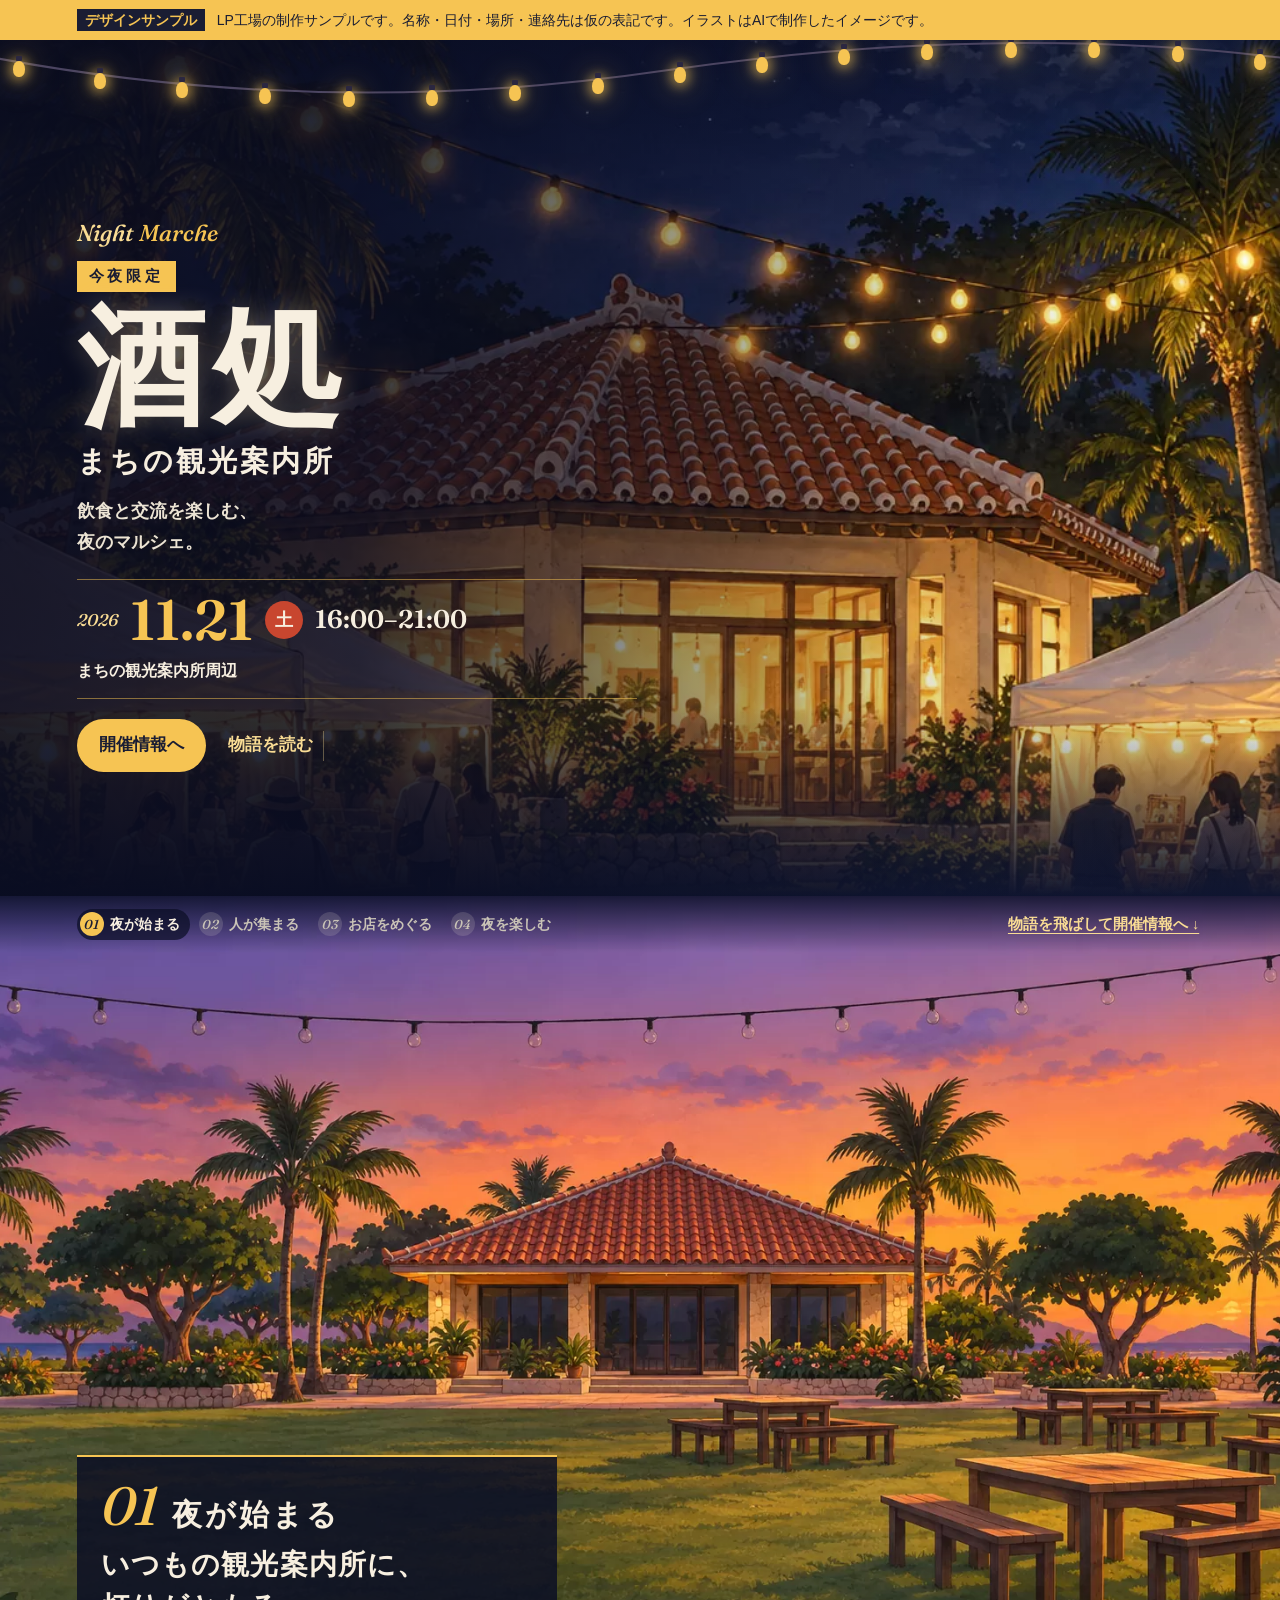
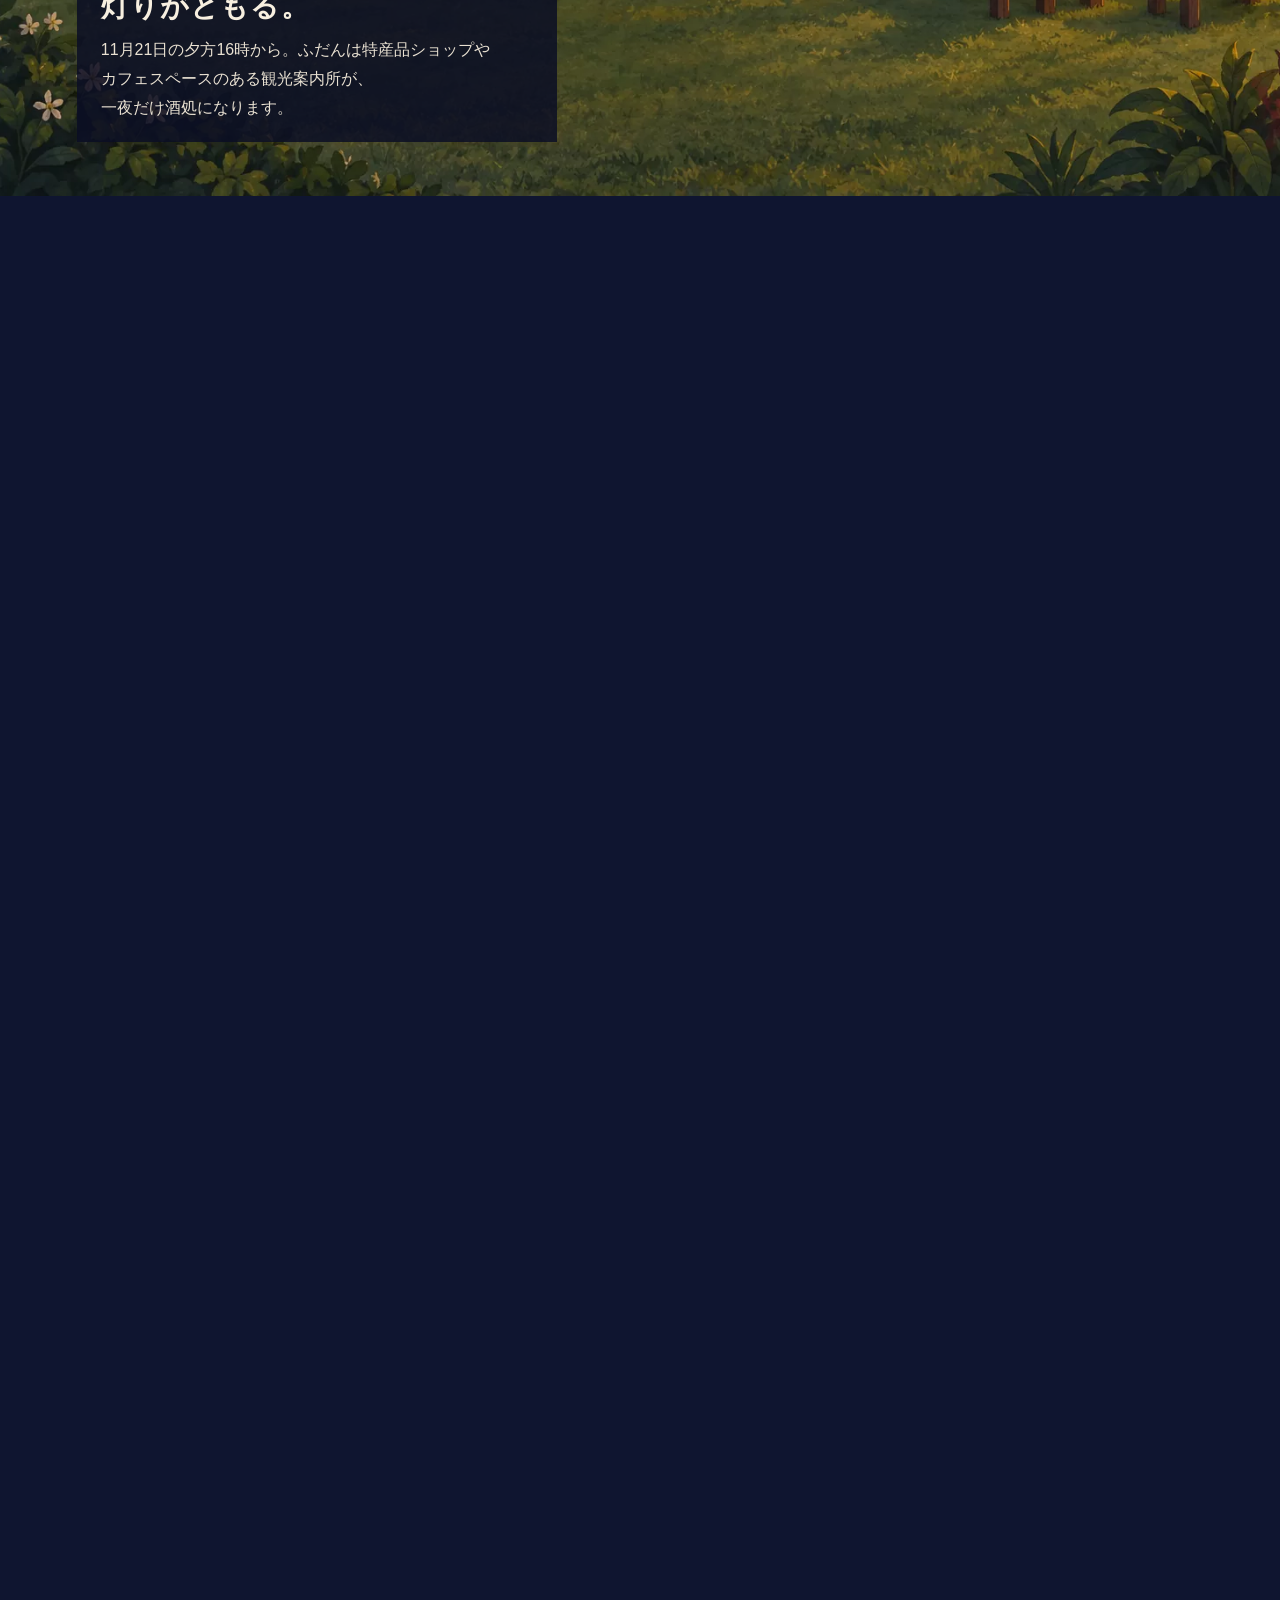
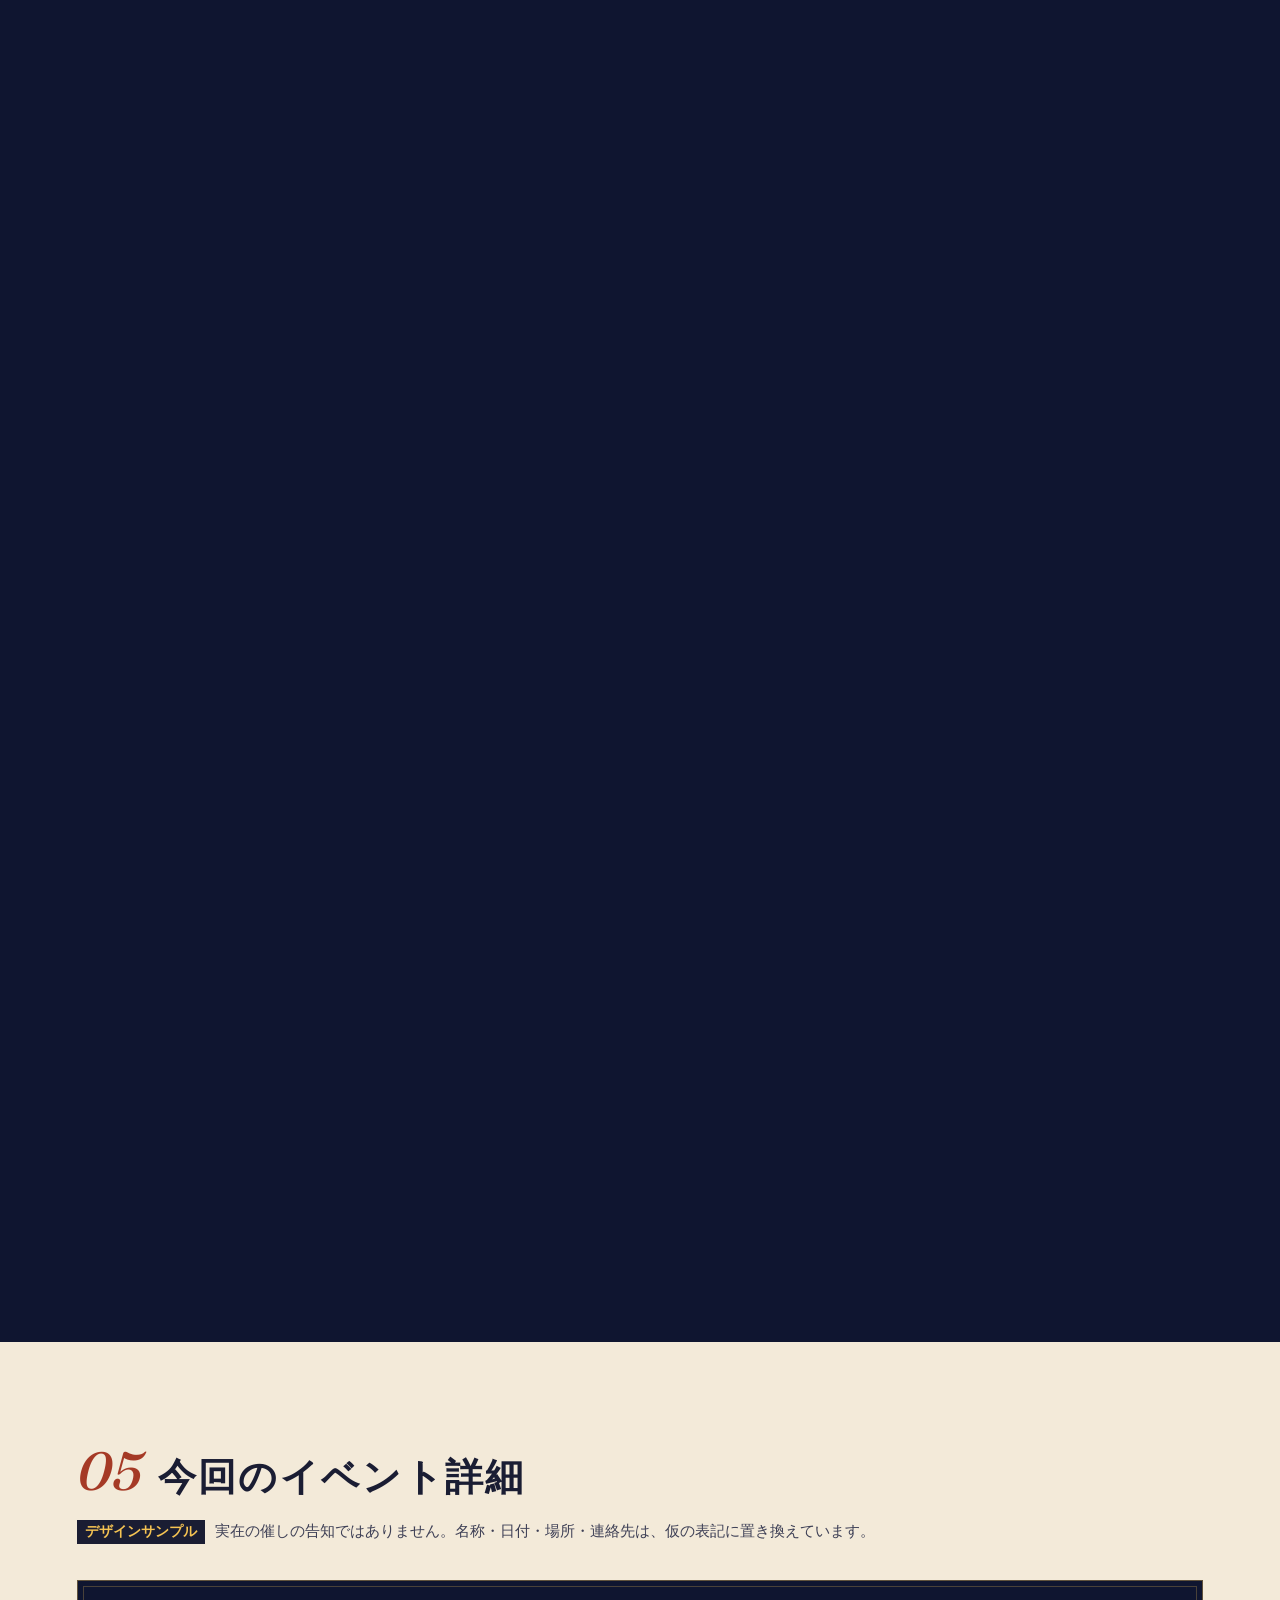
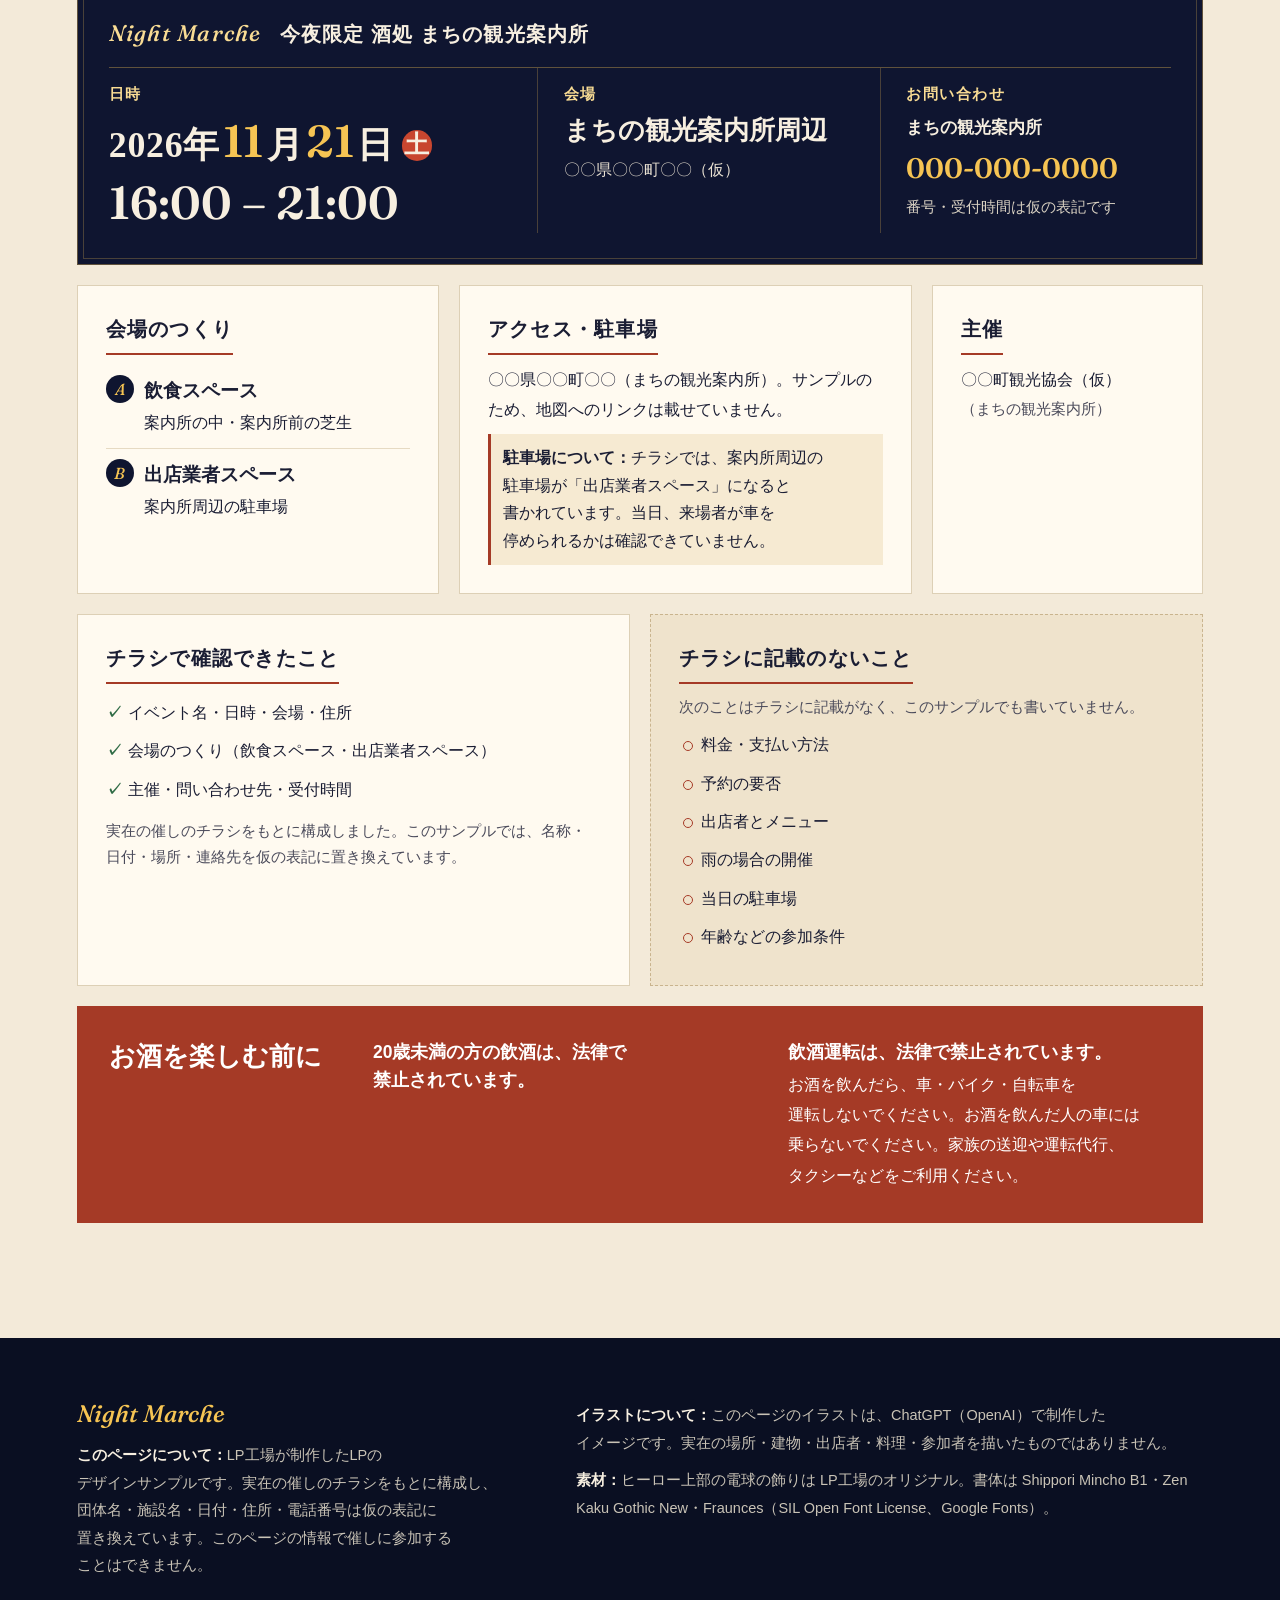
<file: lpk-v38bcgca9hwhktank9yjrrpt8z/works/night/index.html>
<!doctype html>
<html lang="ja">
<head>
<meta charset="utf-8">
<meta name="robots" content="noindex, nofollow, noarchive">
<meta name="referrer" content="no-referrer">
<meta name="viewport" content="width=device-width, initial-scale=1">
<title>今夜限定 酒処 まちの観光案内所｜夜のマルシェ（LP工場 デザインサンプル）</title>
<meta name="description" content="観光案内所が一夜だけ酒処になる、夜のマルシェの告知LP。実在の催しをもとに、名称・日付・場所・連絡先を仮の表記にしたLP工場のデザインサンプルです。">
<link rel="icon" href="data:,">
<link rel="preconnect" href="https://fonts.googleapis.com"><link rel="preconnect" href="https://fonts.gstatic.com" crossorigin>
<link rel="stylesheet" href="https://fonts.googleapis.com/css2?family=Shippori+Mincho+B1:wght@700;800&family=Zen+Kaku+Gothic+New:wght@400;500;700&family=Fraunces:ital,opsz,wght@0,9..144,600;1,9..144,500&display=swap">
<link rel="stylesheet" href="illustrations.css">
<link rel="stylesheet" href="style.css">
<script>document.documentElement.classList.add('js')</script>
<script src="main.js" defer></script>
</head>
<body>
<a class="skip" href="#info">開催情報へ</a>
<aside class="demo-bar" aria-label="このページについて"><b>デザインサンプル</b><span><i>LP工場の制作サンプルです。</i><i>名称・日付・場所・連絡先は仮の表記です。</i><i>イラストはAIで制作したイメージです。</i></span></aside>

<!-- ヒーロー：イベント全体の紹介 -->
<header class="hero" id="top">
  <div class="sky" aria-hidden="true">
    <svg class="lights" viewBox="0 0 1200 160" preserveAspectRatio="none"><path class="wire" d="M-20 22 Q 300 120 620 46 T 1220 30" fill="none"/></svg>
    <div class="bulbs"></div>
  </div>
  <div class="hero__copy">
    <p class="hero__series" lang="en">Night <span>Marche</span></p>
    <h1 class="hero__title"><span class="hero__tonight">今夜限定</span><span class="hero__sake"><span>酒</span><span>処</span></span><span class="hero__place">まちの観光案内所</span></h1>
    <p class="hero__lead">飲食と交流を楽しむ、<br>夜のマルシェ。</p>
    <div class="hero__date">
      <p class="hero__day"><span class="hero__y" lang="en">2026</span><span class="hero__md" lang="en">11.21</span><span class="hero__dow">土</span><span class="hero__time" lang="en">16:00–21:00</span></p>
      <p class="hero__venue">まちの観光案内所周辺</p>
    </div>
    <p class="hero__go"><a class="hero__info" href="#info">開催情報へ</a><a class="hero__read" href="#story">物語を読む<span aria-hidden="true"></span></a></p>
  </div>
  <figure class="hero__ill ill ill--hero" role="img" aria-label="イラスト：夜の観光案内所と、灯りの下のマルシェ（イメージ）"></figure>
</header>

<main>

<!-- 物語（第1〜4コマ）：画面を一時的に固定し、その中でスクロールに合わせて場面が進む。戻ると巻き戻る。
     JSなし・動きを減らす設定では、各コマを縦に並べた静止表示になる -->
<section class="story" id="story" aria-label="物語：一夜のマルシェ" style="--P:99">
  <div class="stage">
    <div class="stage__bar">
      <ol class="stage__prog" aria-hidden="true"><li><span lang="en">01</span>夜が始まる</li><li><span lang="en">02</span>人が集まる</li><li><span lang="en">03</span>お店をめぐる</li><li><span lang="en">04</span>夜を楽しむ</li></ol>
      <a class="stage__skip" href="#info"><span>物語を飛ばして</span>開催情報へ ↓</a>
    </div>

    <article class="scn scn--1" aria-labelledby="c1-h">
      <div class="grp grp--plaza" role="img" aria-label="イラスト：夕暮れの観光案内所と芝生の広場。暗くなるにつれて窓や電球に灯りがともり、人が少しずつ集まってくる（イメージ）" style="--s:-1;--e:2.26">
        <span class="lyr frm" style="background-image:var(--ill-plaza-dusk)"></span>
        <span class="lyr frm fade" style="--a:.3;--d:.5;background-image:var(--ill-plaza-night)"></span>
        <span class="lyr frm fade" style="--a:1.05;--d:.5;background-image:var(--ill-plaza-crowd)"></span>
      </div>
      <div class="cap" style="--s:-1;--e:.96">
        <div class="cap__no"><span class="scene__no" lang="en">01</span><h2 id="c1-h" class="scene__title">夜が始まる</h2></div>
        <p class="cap__line">いつもの観光案内所に、<wbr>灯りがともる。</p>
        <p class="cap__narr">11月21日の夕方16時から。ふだんは特産品ショップやカフェスペースのある観光案内所が、一夜だけ酒処になります。</p>
      </div>
    </article>

    <article class="scn scn--2" aria-labelledby="c2-h">
      <div class="cap" style="--s:1.02;--e:2.04">
        <div class="cap__no"><span class="scene__no" lang="en">02</span><h2 id="c2-h" class="scene__title">人が集まる</h2></div>
        <p class="cap__line">芝生の上で、<wbr>夜風と一杯。</p>
        <p class="cap__narr">案内所の中と、案内所前の芝生が<strong>飲食スペース</strong>になります。</p>
      </div>
    </article>

    <article class="scn scn--3" aria-labelledby="c3-h">
      <div class="grp grp--stalls" role="img" aria-label="イラスト：観光案内所を背に、広場の両側に無地のテントの出店が並ぶ。店先や席に人が増えていく（イメージ）" style="--s:2.04;--e:3.26">
        <span class="lyr frm stalls-base" style="background-image:var(--ill-stalls-quiet)"></span>
        <span class="lyr frm fade" style="--a:2.42;--d:.4;background-image:var(--ill-stalls-busy)"></span>
      </div>
      <div class="cap" style="--s:2.18;--e:3.1">
        <div class="cap__no"><span class="scene__no" lang="en">03</span><h2 id="c3-h" class="scene__title">お店をめぐる</h2></div>
        <p class="cap__line">歩いてめぐって、<wbr>座って過ごす。</p>
        <p class="cap__narr">案内所周辺の駐車場が<strong>出店業者スペース</strong>になります。<span class="cap__note">絵は雰囲気のイメージで、実際の配置とは異なります。</span></p>
      </div>
    </article>

    <article class="scn scn--4" aria-labelledby="c4-h">
      <div class="grp grp--chat" role="img" aria-label="イラスト：同じテーブルの人たちが、乾杯し、一人の話に聞き入り、みんなで笑い合う3つの場面（イメージ）" style="--s:3.04;--e:99">
        <span class="lyr chat chat--a"></span>
        <span class="lyr chat chat--b"></span>
        <span class="lyr chat chat--c"></span>
      </div>
      <div class="cap" style="--s:3.2;--e:99">
        <div class="cap__no"><span class="scene__no" lang="en">04</span><h2 id="c4-h" class="scene__title">夜を楽しむ</h2></div>
        <p class="cap__line">食べて、<wbr>飲んで、<wbr>話す。</p>
        <p class="cap__narr">知っている顔とも、はじめての人とも。21時まで、夜のマルシェを。</p>
      </div>
    </article>
  </div>
</section>

<!-- 第5コマ：今回のイベント詳細（演出を弱め、すぐ確認できる形に。確認できた情報と、未確認の情報を分ける） -->
<section class="info" id="info" aria-labelledby="info-h">
  <div class="wrap">
    <div class="info__head">
      <p class="scene__no" lang="en">05</p>
      <h2 id="info-h" class="info__title">今回の<wbr>イベント詳細</h2>
    </div>
    <p class="info__demo"><b>デザインサンプル</b>実在の催しの告知ではありません。名称・日付・場所・連絡先は、仮の表記に置き換えています。</p>

    <div class="board">
      <p class="board__name"><span lang="en">Night Marche</span>今夜限定 酒処 まちの観光案内所</p>
      <div class="board__row">
        <div class="board__item board__when">
          <h3>日時</h3>
          <p class="when__date">2026年<span lang="en">11</span>月<span lang="en">21</span>日<span class="when__dow">土</span></p>
          <p class="when__time" lang="en">16:00 – 21:00</p>
        </div>
        <div class="board__item board__where">
          <h3>会場</h3>
          <p class="where__name">まちの観光案内所周辺</p>
          <p class="where__addr">〇〇県〇〇町〇〇（仮）</p>
        </div>
        <div class="board__item board__tel">
          <h3>お問い合わせ</h3>
          <p>まちの観光案内所</p>
          <p class="tel" lang="en">000-000-0000</p>
          <p class="sub">番号・受付時間は仮の表記です</p>
        </div>
      </div>
    </div>

    <div class="info__grid">
      <div class="block block--areas">
        <h3 class="block__h">会場のつくり</h3>
        <dl class="areas">
          <div><dt><span lang="en">A</span>飲食スペース</dt><dd>案内所の中・案内所前の芝生</dd></div>
          <div><dt><span lang="en">B</span>出店業者スペース</dt><dd>案内所周辺の駐車場</dd></div>
        </dl>
      </div>
      <div class="block block--access" id="access">
        <h3 class="block__h">アクセス・駐車場</h3>
        <p>〇〇県〇〇町〇〇（まちの観光案内所）。サンプルのため、地図へのリンクは載せていません。</p>
        <p class="caution"><b>駐車場について：</b>チラシでは、案内所周辺の駐車場が「出店業者スペース」になると書かれています。当日、来場者が車を停められるかは確認できていません。</p>
      </div>
      <div class="block block--org">
        <h3 class="block__h">主催</h3>
        <p>〇〇町観光協会（仮）<br><span class="sub">（まちの観光案内所）</span></p>
      </div>
    </div>

    <div class="facts">
      <div class="facts__col facts__ok">
        <h3 class="block__h">チラシで確認できたこと</h3>
        <ul>
          <li>イベント名・日時・会場・住所</li>
          <li>会場のつくり（飲食スペース・出店業者スペース）</li>
          <li>主催・問い合わせ先・受付時間</li>
        </ul>
        <p class="facts__src">実在の催しのチラシをもとに構成しました。このサンプルでは、名称・日付・場所・連絡先を仮の表記に置き換えています。</p>
      </div>
      <div class="facts__col facts__tbd">
        <h3 class="block__h">チラシに記載のないこと</h3>
        <p class="facts__lead">次のことはチラシに記載がなく、このサンプルでも書いていません。</p>
        <ul>
          <li>料金・支払い方法</li>
          <li>予約の要否</li>
          <li>出店者とメニュー</li>
          <li>雨の場合の開催</li>
          <li>当日の駐車場</li>
          <li>年齢などの参加条件</li>
        </ul>
      </div>
    </div>

    <div class="rules" role="note" aria-labelledby="rules-h">
      <h3 id="rules-h" class="rules__h">お酒を楽しむ前に</h3>
      <ul>
        <li><b>20歳未満の方の飲酒は、法律で禁止されています。</b></li>
        <li><b>飲酒運転は、法律で禁止されています。</b><span>お酒を飲んだら、車・バイク・自転車を運転しないでください。お酒を飲んだ人の車には乗らないでください。家族の送迎や運転代行、タクシーなどをご利用ください。</span></li>
      </ul>
    </div>

  </div>
</section>

</main>

<footer class="foot">
  <div class="wrap foot__grid">
    <div>
      <p class="foot__series" lang="en">Night Marche</p>
      <p><b>このページについて：</b>LP工場が制作したLPのデザインサンプルです。実在の催しのチラシをもとに構成し、団体名・施設名・日付・住所・電話番号は仮の表記に置き換えています。このページの情報で催しに参加することはできません。</p>
    </div>
    <div>
      <p><b>イラストについて：</b>このページのイラストは、ChatGPT（OpenAI）で制作したイメージです。実在の場所・建物・出店者・料理・参加者を描いたものではありません。</p>
      <p><b>素材：</b>ヒーロー上部の電球の飾りは LP工場のオリジナル。書体は Shippori Mincho B1・Zen Kaku Gothic New・Fraunces（SIL Open Font License、Google Fonts）。</p>
    </div>
  </div>
</footer>
</body>
</html>
</file>
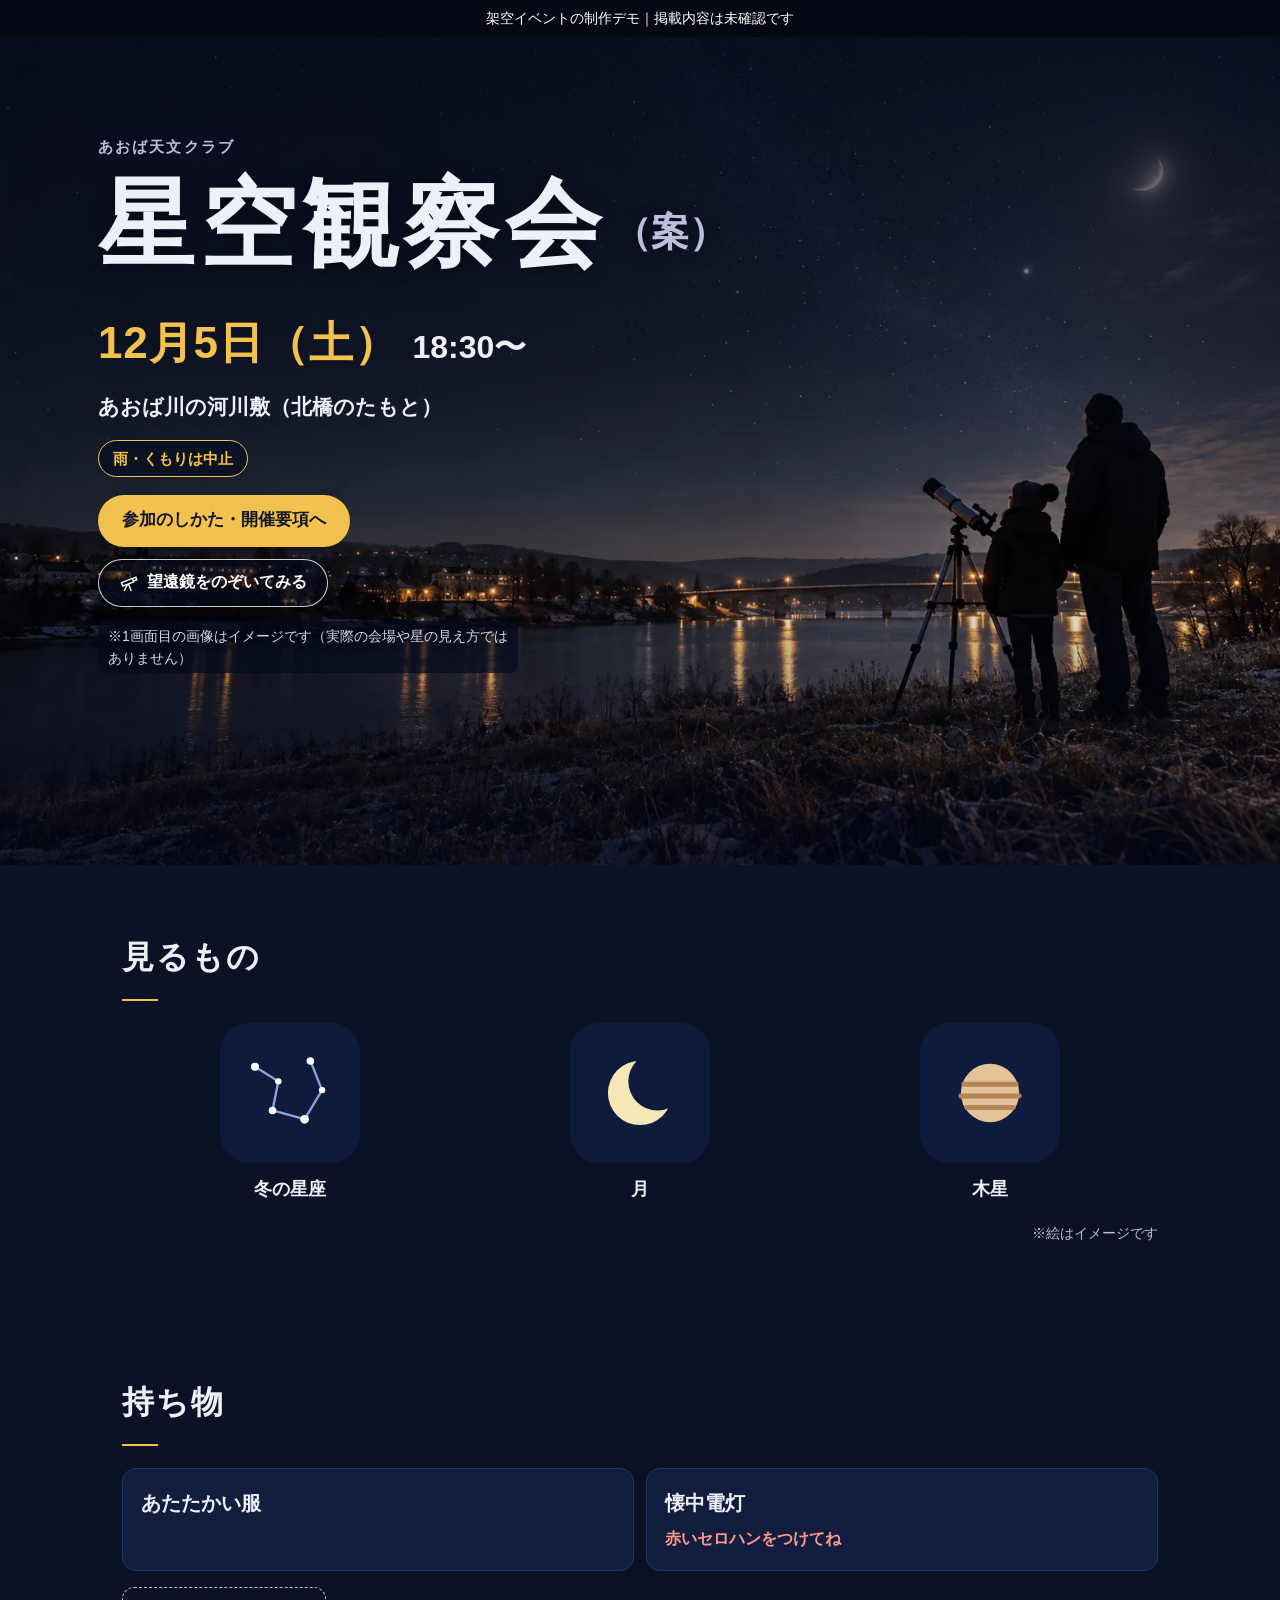
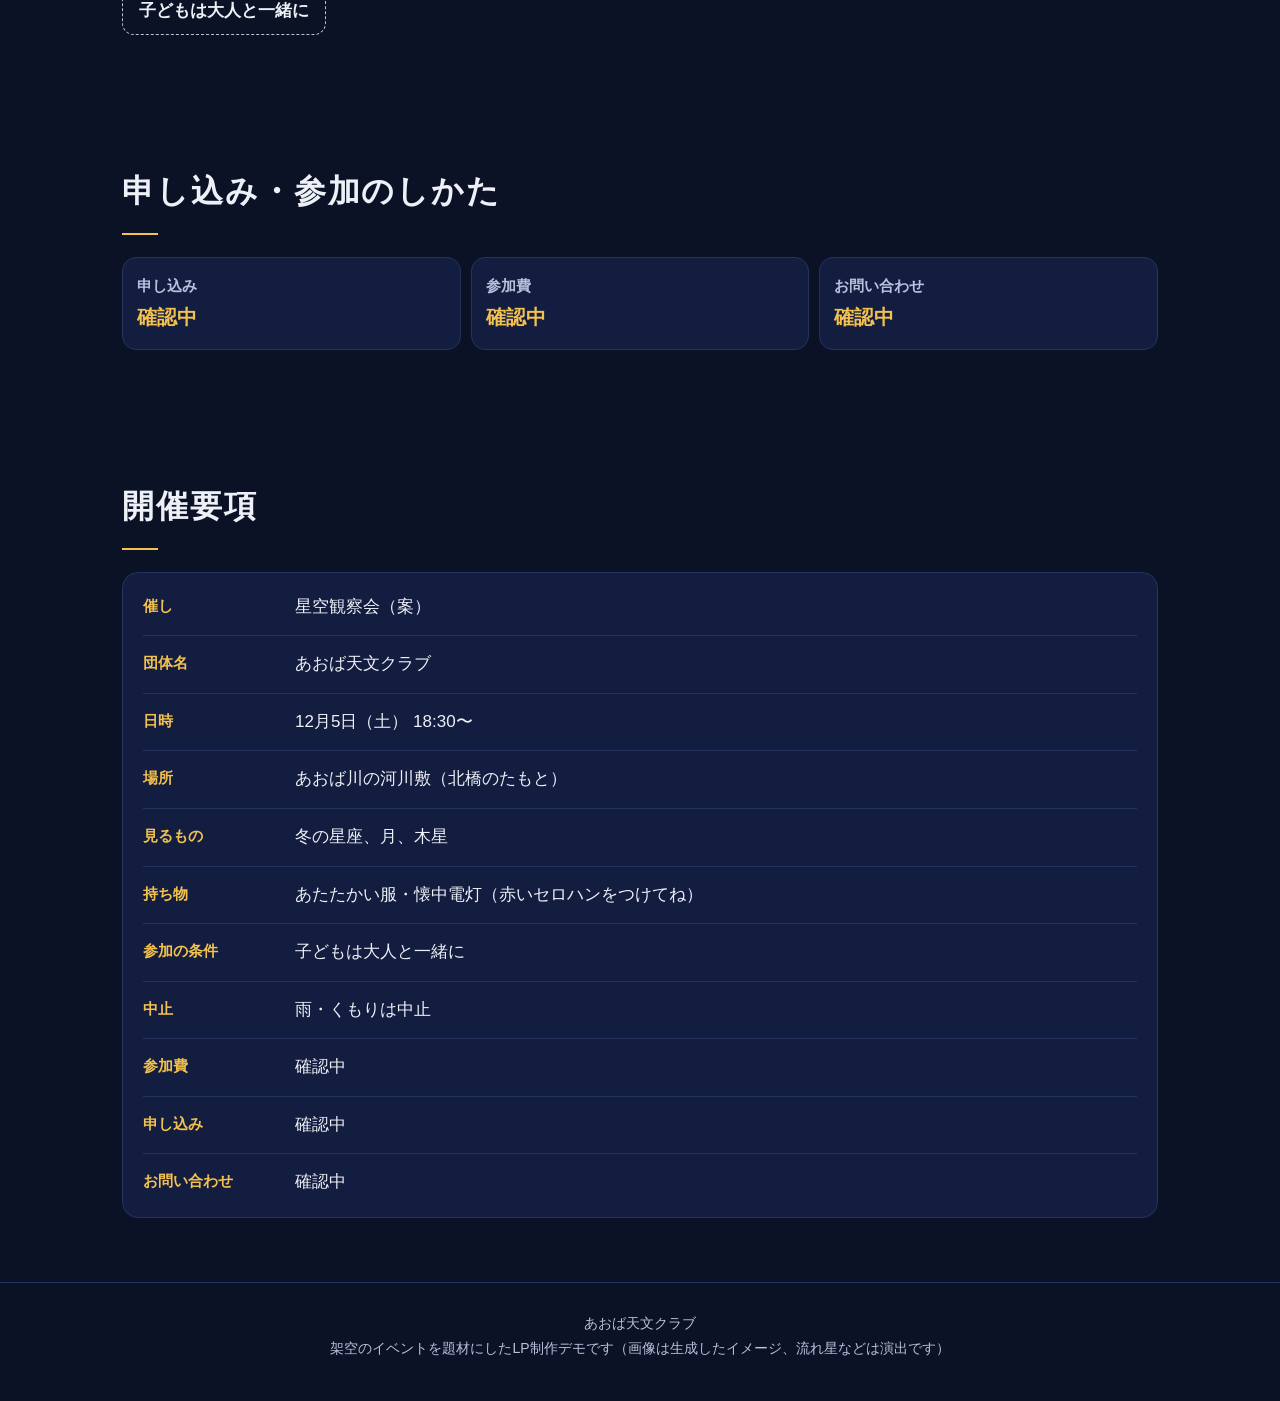
<file: lpk-v38bcgca9hwhktank9yjrrpt8z/works/star/index.html>
<!doctype html>
<html lang="ja" class="v-photo">
<head>
<meta charset="utf-8">
<meta name="robots" content="noindex, nofollow, noarchive">
<meta name="referrer" content="no-referrer">
<meta name="viewport" content="width=device-width, initial-scale=1">
<title>星空観察会（案）｜あおば天文クラブ</title>
<meta name="description" content="星空観察会（案）・あおば天文クラブ。12月5日（土）18:30〜、あおば川の河川敷（北橋のたもと）で、冬の星座・月・木星を見ます。雨・くもりは中止。">
<link rel="icon" href="data:,">
<link rel="stylesheet" href="style.css">
<link rel="stylesheet" href="theme.css">
<link rel="stylesheet" href="exp.css">
<script src="exp.js" defer></script>

</head>
<body>
<header><p class="banner" data-preview-banner>架空イベントの制作デモ｜掲載内容は未確認です</p></header>
<main>
  <div class="hero-wrap">
  <section class="hero" aria-labelledby="title">
    <picture><source type="image/webp" srcset="img/hero-1200.webp 1200w, img/hero.webp 1536w" sizes="(max-width: 767px) 300vw, 100vw"><img class="scene" src="img/hero.jpg" width="1536" height="1024" alt="" fetchpriority="high"></picture>
    <div class="hero-in">
      <p class="org">あおば天文クラブ</p>
      <h1 id="title"><span class="phrase">星空</span><span class="phrase">観察会</span><span class="draft">（案）</span></h1>
      <p class="date"><strong>12月5日（土）</strong><span class="time">18:30〜</span></p>
      <p class="place"><span class="phrase">あおば川の河川敷</span><span class="phrase">（北橋のたもと）</span></p>
      <p class="stop">雨・くもりは中止</p>
      <a class="cta" href="#join">参加のしかた・開催要項へ</a>
      <p class="art-note">※1画面目の画像はイメージです（実際の会場や星の見え方ではありません）</p>
    </div>
  </section>
  </div>

  <section class="see" aria-labelledby="h-see">
    <h2 id="h-see">見るもの</h2>
    <ul class="things">
      <li><svg viewBox="0 0 96 96" aria-hidden="true"><rect width="96" height="96" rx="20" fill="#101a3d"/><path d="M24 30 L40 40 L36 60 L58 66 L70 46 L62 26" fill="none" stroke="#8ea3db" stroke-width="1.6"/><g fill="#fff"><circle cx="24" cy="30" r="2.8"/><circle cx="40" cy="40" r="2.2"/><circle cx="36" cy="60" r="2.6"/><circle cx="58" cy="66" r="3"/><circle cx="70" cy="46" r="2.2"/><circle cx="62" cy="26" r="2.6"/></g></svg><p>冬の星座</p></li>
      <li><svg viewBox="0 0 96 96" aria-hidden="true"><rect width="96" height="96" rx="20" fill="#101a3d"/><circle cx="48" cy="48" r="22" fill="#f6e7b8"/><circle cx="60" cy="40" r="20" fill="#101a3d"/></svg><p>月</p></li>
      <li><svg viewBox="0 0 96 96" aria-hidden="true"><rect width="96" height="96" rx="20" fill="#101a3d"/><circle cx="48" cy="48" r="20" fill="#e4c39a"/><path d="M30 42 H66 M28 50 H68 M32 58 H64" stroke="#b28457" stroke-width="3.4" stroke-linecap="round"/></svg><p>木星</p></li>
    </ul>
    <p class="note">※絵はイメージです</p>
  </section>

  <section class="bring" aria-labelledby="h-bring">
    <h2 id="h-bring">持ち物</h2>
    <ul class="items">
      <li>あたたかい服</li>
      <li>懐中電灯<span class="memo">赤いセロハンをつけてね</span></li>
    </ul>
    <p class="kids">子どもは大人と一緒に</p>
  </section>

  <section class="join" id="join" aria-labelledby="h-join">
    <h2 id="h-join"><span class="phrase">申し込み・</span><span class="phrase">参加のしかた</span></h2>
    <dl class="pending">
      <div><dt>申し込み</dt><dd>確認中</dd></div>
      <div><dt>参加費</dt><dd>確認中</dd></div>
      <div><dt>お問い合わせ</dt><dd>確認中</dd></div>
    </dl>
  </section>

  <section class="outline" aria-labelledby="h-outline">
    <h2 id="h-outline">開催要項</h2>
    <dl>
      <div><dt>催し</dt><dd>星空観察会（案）</dd></div>
      <div><dt>団体名</dt><dd>あおば天文クラブ</dd></div>
      <div><dt>日時</dt><dd>12月5日（土） 18:30〜</dd></div>
      <div><dt>場所</dt><dd>あおば川の河川敷（北橋のたもと）</dd></div>
      <div><dt>見るもの</dt><dd>冬の星座、月、木星</dd></div>
      <div><dt>持ち物</dt><dd>あたたかい服・懐中電灯（赤いセロハンをつけてね）</dd></div>
      <div><dt>参加の条件</dt><dd>子どもは大人と一緒に</dd></div>
      <div><dt>中止</dt><dd>雨・くもりは中止</dd></div>
      <div><dt>参加費</dt><dd>確認中</dd></div>
      <div><dt>申し込み</dt><dd>確認中</dd></div>
      <div><dt>お問い合わせ</dt><dd>確認中</dd></div>
    </dl>
  </section>
</main>
<footer><p>あおば天文クラブ</p><p class="fiction">架空のイベントを題材にしたLP制作デモです（画像は生成したイメージ、流れ星などは演出です）</p></footer>
</body>
</html>
</file>
<file: lpk-v38bcgca9hwhktank9yjrrpt8z/style.css>
/* LP工場 ポートフォリオ（非公開試作）「チラシから、体験へ。」
   土台は静かな白い紙と墨。作品ごとのセクションは、その作品の色と空気に切り替える（一本の糸＝生成りと朱、防災＝生成りと深緑、百物語＝墨と和紙） */
:root{--paper:#f6f4ef;--ink:#1b1a18;--soft:#56524b;--line:#d8d3c9;
  --min:'Shippori Mincho B1','Hiragino Mincho ProN',serif;--bod:'Bodoni Moda',serif;--gt:'Zen Kaku Gothic New','Hiragino Sans',sans-serif}
*{box-sizing:border-box}
html{scroll-behavior:smooth}
body{margin:0;background:var(--paper);color:var(--ink);font-family:var(--gt);font-weight:500;font-size:17px;line-height:1.9;overflow-x:hidden}
h1,h2,h3,p,ul,ol,figure{margin:0}ul,ol{padding:0;list-style:none}
img{display:block;max-width:100%;height:auto}
a{color:inherit}
a:focus-visible{outline:3px solid #3b4f86;outline-offset:4px}
.ph{display:inline-block}
.vh{position:absolute;width:1px;height:1px;overflow:hidden;clip:rect(0 0 0 0);white-space:nowrap}
.private{padding:6px 16px;background:var(--ink);color:#efece6;font-size:12.5px;letter-spacing:.06em;text-align:center}
.skip{position:absolute;left:12px;top:-60px;padding:8px 14px;background:var(--ink);color:#fff;z-index:10}.skip:focus{top:12px}

/* ===== ファーストビュー ===== */
.hero{position:relative;min-height:calc(100svh - 32px);display:grid;grid-template-columns:minmax(0,44fr) minmax(0,56fr);align-items:center;gap:2vw;padding:6vh 5vw 6vh 6vw;overflow:hidden}
.hero__brand{font-family:var(--bod);font-size:13px;letter-spacing:.32em;color:var(--soft)}
.hero__brand span{color:var(--ink)}
.hero__title{margin-top:3vh;font-family:var(--min);font-weight:800;font-size:clamp(46px,5.5vw,100px);line-height:1.2;letter-spacing:.02em}
.hero__lead{margin-top:4vh;max-width:24em;font-size:clamp(17px,1.35vw,20px);line-height:2}
.hero__go{margin-top:5vh}
.hero__go a{display:inline-block;padding-bottom:4px;border-bottom:1px solid var(--ink);font-weight:700;text-decoration:none;letter-spacing:.06em}
.hero__go a::after{content:'↓';margin-left:12px}
.hero__stage{position:relative;height:min(78svh,760px)}
.papers{position:absolute;left:0;bottom:4%;width:42%;height:62%}
.paper{position:absolute;width:62%;height:auto;box-shadow:0 1px 2px rgba(0,0,0,.12),0 14px 30px rgba(40,30,20,.16);transform-origin:50% 80%}
.p1{left:0;bottom:0;transform:rotate(-9deg)}.p2{left:14%;bottom:5%;transform:rotate(-2deg)}.p3{left:28%;bottom:2%;transform:rotate(5deg)}.p4{left:40%;bottom:8%;transform:rotate(11deg)}
.label{position:absolute;font-family:var(--bod);font-style:italic;font-size:clamp(18px,1.5vw,24px);color:var(--soft)}
.label--before{left:0;top:-14%}
.flow{position:absolute;left:30%;top:6%;width:28%;height:74%;color:#9a9286}
.screens{position:absolute;right:0;top:0;width:58%;height:100%}
.scr{position:absolute;width:30%;aspect-ratio:390/844;overflow:hidden;border:6px solid var(--ink);border-radius:22px;background:#000;box-shadow:0 22px 44px rgba(20,15,10,.28)}
.scr img{width:100%;height:100%;object-fit:cover;object-position:top}
.s1{left:0;top:30%}.s2{left:23%;top:16%}.s3{left:46%;top:4%}.s4{left:69%;top:18%}
.label--after{right:0;bottom:2%}

/* ===== サービスの要点 ===== */
.what{padding:4vh 6vw 10vh}
.what__list{display:grid;grid-template-columns:repeat(3,minmax(0,1fr));gap:3vw;border-top:1px solid var(--ink);padding-top:4vh}
.what__list li{display:flex;flex-direction:column;gap:8px}
.what__n{font-family:var(--bod);font-size:15px;color:var(--soft)}
.what__list b{font-family:var(--min);font-weight:800;font-size:clamp(20px,1.7vw,26px);line-height:1.5}
.what__list span:last-child{font-size:16.5px;line-height:1.9;color:#33302b}

/* ===== 作品（共通） ===== */
.work{--bg:#fff;--fg:var(--ink);--ac:var(--ink);--sub:var(--soft);--edge:rgba(0,0,0,.14);
  padding:14vh 6vw 12vh;background:var(--bg);color:var(--fg)}
.work__head{display:grid;grid-template-columns:auto minmax(0,1fr);gap:3vw;align-items:end;padding-bottom:4vh;border-bottom:1px solid var(--edge)}
.work__no{font-family:var(--bod);font-size:clamp(90px,10vw,170px);line-height:.8;color:var(--ac)}
.work__genre{display:flex;flex-wrap:wrap;align-items:center;gap:6px 8px;font-size:14px;font-weight:700;letter-spacing:.06em;color:var(--sub)}
.tag{padding:1px 10px;border:1px solid currentColor;border-radius:999px;font-size:12.5px;letter-spacing:.04em}
.tag--ok{color:var(--fg)}
.tag--wip{background:var(--ac);border-color:var(--ac);color:#fff}
.work__title{margin-top:10px;font-family:var(--min);font-weight:800;font-size:clamp(38px,4.4vw,74px);line-height:1.3;letter-spacing:.03em}
.work__client{margin-top:6px;font-size:15px;color:var(--sub)}
.ba{display:grid;grid-template-columns:minmax(0,3fr) minmax(0,7fr);gap:4vw;align-items:center;margin-top:8vh}
.ba--rev{grid-template-columns:minmax(0,7fr) minmax(0,3fr)}
.ba--rev .ba__before{order:2}
.ba__before{position:relative}
.ba__before img{transform:rotate(-2deg);box-shadow:0 1px 2px rgba(0,0,0,.14),0 18px 36px rgba(0,0,0,.18)}
.ba--rev .ba__before img{transform:rotate(2deg)}
.ba__before figcaption,.ba__cap{display:flex;align-items:baseline;gap:12px;margin-bottom:16px;font-size:14px;font-weight:700;letter-spacing:.08em;color:var(--sub)}
.ba__before figcaption span,.ba__cap span{font-family:var(--bod);font-style:italic;font-weight:400;font-size:clamp(22px,1.8vw,30px);letter-spacing:0;color:var(--ac)}
.ba__after{position:relative;padding-right:7%}
.ba__after .pc img{border:1px solid var(--edge);box-shadow:0 26px 60px rgba(0,0,0,.2)}
.ba__after .sp{position:absolute;right:0;bottom:-8%;width:24%;overflow:hidden;border:5px solid #111;border-radius:20px;box-shadow:0 20px 40px rgba(0,0,0,.3)}
.work__body{display:grid;grid-template-columns:minmax(0,7fr) minmax(0,4fr);gap:5vw;align-items:end;margin-top:12vh}
.points{display:grid;gap:22px}
.points li{padding-left:18px;border-left:2px solid var(--ac);font-size:16.5px;line-height:1.9}
.points b{display:block;font-family:var(--min);font-weight:800;font-size:clamp(19px,1.5vw,23px);line-height:1.5;margin-bottom:4px}
.status{grid-column:1;padding:14px 18px;border:1px dashed var(--ac);font-size:15.5px;line-height:1.8}
.cta{grid-column:2;grid-row:1/3;align-self:end;display:flex;flex-direction:column;gap:10px}
.btn{display:inline-block;align-self:flex-start;padding:16px 30px;background:var(--fg);color:var(--bg);border-radius:999px;font-weight:700;letter-spacing:.08em;text-decoration:none;transition:transform .3s ease}
.btn::after{content:'↗';margin-left:12px}
.btn:hover{transform:translateY(-2px)}
.cta__note{font-size:14px;color:var(--sub)}
.seq{margin-top:12vh}
.seq img{border:1px solid var(--edge)}
.seq figcaption{margin-top:12px;font-size:15px;color:var(--sub)}

/* ===== 作品ごとの空気 ===== */
.work--ito{--bg:#f4ede2;--fg:#3a2a22;--ac:#a8432a;--sub:#6b584b;--edge:rgba(58,42,34,.18)}
.work--ito .work__title{font-family:var(--gt);font-weight:700;letter-spacing:.1em}
.work--bousai{--bg:#f3efe7;--fg:#2a2622;--ac:#355443;--sub:#5d554c;--edge:rgba(42,38,34,.2)}
.work--horror{--bg:#0d0b09;--fg:#ece4d2;--ac:#d99a5a;--sub:#b9b0a0;--edge:rgba(236,228,210,.18);
  background:radial-gradient(ellipse 60% 40% at 50% 100%,rgba(255,170,80,.10),transparent 70%),#0d0b09}
.work--horror .work__title{font-family:var(--min);letter-spacing:.14em}
.work--horror .tag--wip{color:#1a120a}

/* ===== サービス ===== */
.service{padding:16vh 6vw 12vh;max-width:1180px;margin:0 auto}
.service__title{font-family:var(--min);font-weight:800;font-size:clamp(36px,4.4vw,72px);line-height:1.35}
.service__lead{margin-top:3vh;max-width:32em;font-size:clamp(17px,1.3vw,19px)}
.plans{display:grid;grid-template-columns:1fr 1fr;gap:4vw;margin-top:7vh}
.plan{padding-top:20px;border-top:2px solid var(--ink)}
.plan h3{font-family:var(--min);font-weight:800;font-size:clamp(22px,1.9vw,28px)}
.plan p{margin-top:12px;font-size:16.5px}
.service__note{margin-top:7vh;padding:16px 20px;background:#ebe7df;font-size:15.5px}
.foot{padding:6vh 6vw 8vh;border-top:1px solid var(--line);font-size:13.5px;line-height:1.9;color:var(--soft)}
.foot p+p{margin-top:8px}
.foot b{color:var(--ink)}

/* ===== 読み進めると現れる（JSありのときだけ。なしなら最初から表示） ===== */
.js [data-reveal]{opacity:0;transform:translate3d(0,28px,0);transition:opacity .9s cubic-bezier(.2,.7,.2,1),transform 1s cubic-bezier(.2,.7,.2,1)}
.js [data-reveal].in{opacity:1;transform:none}

/* ===== タブレット・スマホ ===== */
@media (max-width:900px){
  .hero{grid-template-columns:1fr;min-height:0;padding:6vh 6vw 4vh;gap:4vh}
  .hero__stage{height:min(92vw,560px)}
  .papers{width:46%;height:64%;bottom:6%}
  .screens{width:62%}.scr{width:34%;border-width:4px;border-radius:14px}
  .s1{left:0;top:30%}.s2{left:22%;top:15%}.s3{left:44%;top:3%}.s4{left:66%;top:18%}
  .what__list{grid-template-columns:1fr;gap:4vh}
  .ba,.ba--rev{grid-template-columns:1fr;gap:7vh}
  .ba--rev .ba__before{order:0}
  .ba__before{width:62%}
  .work__body{grid-template-columns:1fr;gap:5vh}
  .cta,.status{grid-column:1;grid-row:auto}
  .plans{grid-template-columns:1fr}
}
@media (max-width:560px){
  body{font-size:16.5px}
  .work{padding:10vh 5vw 9vh}
  .work__head{grid-template-columns:1fr;gap:1vh}
  .work__no{font-size:72px}
  .ba__after{padding-right:0}.ba__after .sp{width:30%;bottom:-12%;border-width:3px;border-radius:12px}
  .flow{display:none}
}
@media (prefers-reduced-motion:reduce){html{scroll-behavior:auto}.js [data-reveal]{opacity:1;transform:none;transition:none}.btn{transition:none}}

/* ===== 04 シニア運動習慣サポート（実在する行政事業を題材にした非公式サンプル）。既存3作品の指定は変えず、ここに追加 ===== */
.work--star{--bg:#0b1226;--fg:#eef0f7;--ac:#f2c14e;--sub:#b8c0dc;--edge:rgba(238,240,247,.18)}
.work--star .work__title{font-family:var(--min);letter-spacing:.06em}
.work--night{--bg:#0f1530;--fg:#f7efe0;--ac:#f6c453;--sub:#c9c3b6;--edge:rgba(247,239,224,.18)}
.work--night .work__title{font-family:var(--min);letter-spacing:.06em}
.work--night .refdoc{--fg:#1a1d33;--sub:#4f4842;--edge:rgba(26,29,51,.2)}
.work--haebaru{--bg:#eef3f0;--fg:#183d3a;--ac:#9e4430;--sub:#4c5a56;--edge:rgba(24,61,58,.18)}
.work--haebaru .work__title{font-family:var(--gt);font-weight:700;letter-spacing:.06em}
.work__lead{margin-top:12px;max-width:42em;font-size:16.5px;line-height:1.8;color:var(--fg)}
.refdoc{display:flex;flex-direction:column;aspect-ratio:778/1100;padding:12% 10%;background:#fffdf8;border:1px solid var(--edge);transform:rotate(2deg);box-shadow:0 1px 2px rgba(0,0,0,.14),0 18px 36px rgba(0,0,0,.18)}
.refdoc__t{font-weight:700;font-size:clamp(17px,1.4vw,21px);line-height:1.6;color:var(--fg)}
.refdoc ul{margin-top:1.2em;padding-left:1.1em;list-style:disc;font-size:15px;line-height:1.8;color:var(--fg)}
.refdoc li+li{margin-top:.4em}
.refdoc__note{margin-top:auto;padding-top:12px;border-top:1px dashed var(--edge);font-size:14px;line-height:1.7;color:var(--sub)}
.work--haebaru .status a{color:var(--ac);font-weight:700}
@media (max-width:900px){.work--haebaru .ba__before{width:100%;max-width:420px}.refdoc{aspect-ratio:auto;transform:none}}


/* ===== 作品をチラシで選ぶ横スワイプギャラリー ===== */
.chooser{padding:clamp(48px,7vw,110px) 0 clamp(36px,5vw,72px);background:#eeeae3;color:var(--ink);overflow:hidden}
.chooser__intro{display:flex;justify-content:space-between;align-items:flex-end;gap:24px;padding:0 6vw 30px}
.chooser__eyebrow{font-family:var(--bod);font-size:14px;letter-spacing:.24em;color:#675c50}
.chooser__intro h2{margin-top:12px;font-family:var(--min);font-size:clamp(30px,4vw,56px);font-weight:800;line-height:1.4}
.chooser__guide{margin-top:12px;max-width:38em;color:#554e46;font-size:15px;line-height:1.7}
.chooser__controls{display:none;gap:10px;flex:none}
.has-gallery-controls .chooser__controls{display:flex}
.chooser__arrow{width:48px;height:48px;border:1px solid #756b60;border-radius:50%;background:#fffdf9;color:#26221d;font-size:22px;cursor:pointer;transition:background .18s}
.chooser__arrow:hover{background:#e1d9cd}
.chooser__arrow:focus-visible{outline:3px solid #31547a;outline-offset:3px}
.chooser__arrow:disabled{opacity:.33;cursor:default}
.chooser__track{display:grid;grid-auto-flow:column;grid-auto-columns:clamp(260px,27vw,360px);gap:clamp(16px,2.2vw,32px);overflow-x:auto;overflow-y:hidden;overscroll-behavior-inline:contain;scroll-snap-type:x mandatory;scroll-padding-inline:6vw;padding:12px 6vw 26px;-webkit-overflow-scrolling:touch;scrollbar-color:#827568 #eeeae3;scrollbar-width:thin}
.chooser__track:focus-visible{outline:3px solid #31547a;outline-offset:-3px}
.chooser-card{min-width:0;padding:18px;background:#fffefa;border:1px solid #dfd8cd;border-radius:6px;scroll-snap-align:start;display:flex;flex-direction:column;box-shadow:0 8px 24px rgba(36,26,18,.07)}
.chooser-card__head{display:flex;gap:14px;align-items:flex-start;min-height:78px}
.chooser-card__number{font-family:var(--bod);font-size:30px;line-height:1;color:#8e7462;min-width:36px}
.chooser-card__genre{font-size:12px;color:#655c52;line-height:1.5}
.chooser-card__head h3{font-family:var(--min);font-size:clamp(18px,1.8vw,23px);line-height:1.45;font-weight:800;margin-top:2px}
.chooser-card__image{display:grid;place-items:center;aspect-ratio:778/1100;background:#f0ede6;overflow:hidden;border:1px solid #e4ddd2}
.chooser-card__image>img{width:100%;height:100%;object-fit:contain}
.chooser-card__reference{height:100%;width:100%;background:#f5f8f5;color:#214442;display:flex;flex-direction:column;align-items:flex-start;justify-content:center;gap:18px;padding:10%;text-align:left}
.chooser-card__reference-kicker{font-family:var(--bod);letter-spacing:.12em;font-size:13px}
.chooser-card__reference strong{font-family:var(--min);font-size:clamp(19px,2vw,28px);line-height:1.6}
.chooser-card__reference>span:not(.chooser-card__reference-kicker){font-size:14px;line-height:1.7}
.chooser-card__reference small{margin-top:auto;font-size:12px;line-height:1.6}
.chooser-card__link{display:block;margin-top:15px;padding:14px 16px;border-radius:100px;background:#1f272c;color:#fff;text-align:center;font-size:16px;font-weight:700;text-decoration:none}
.chooser-card__link::after{content:" ↗"}
.chooser-card__link:hover{background:#334a56}
.chooser-card__link:focus-visible{outline:3px solid #31547a;outline-offset:3px}
.chooser-card__label{margin-top:13px;font-size:12px;font-weight:700;color:#5e594f}
.chooser-card__copy{margin-top:5px;color:#474139;font-size:14px;line-height:1.65}
.chooser__legal{padding:13px 6vw 0;font-size:12px;color:#60584d;line-height:1.7}
.work-archive{border-top:1px solid var(--line);background:var(--paper)}
.work-archive>summary{cursor:pointer;list-style:none;padding:22px 6vw;font-size:16px;font-weight:700;display:flex;justify-content:space-between;gap:20px}
.work-archive>summary::-webkit-details-marker{display:none}
.work-archive>summary span{font-size:24px;line-height:1}
.work-archive[open]>summary span{transform:rotate(45deg)}
.work-archive>summary:focus-visible{outline:3px solid #31547a;outline-offset:-3px}
@media(max-width:700px){
 .chooser__intro{padding:0 5vw 22px;align-items:flex-end}
 .chooser__intro h2{font-size:clamp(28px,7vw,42px)}
 .chooser__guide{font-size:14px}
 .chooser__track{grid-auto-columns:min(82vw,370px);padding-left:5vw;padding-right:5vw;scroll-padding-inline:5vw;gap:14px}
 .chooser__arrow{width:42px;height:42px}
 .chooser-card{padding:14px}
 .chooser-card__head{min-height:76px}
 .chooser__legal{padding-left:5vw;padding-right:5vw}
}
@media (prefers-reduced-motion:reduce){.chooser__arrow{transition:none}.chooser__track{scroll-behavior:auto}}
</file>
<file: lpk-v38bcgca9hwhktank9yjrrpt8z/works/bousai/style.css>
/* 動く試作・改善版：場面① いつもの暮らし → 場面② 家具の転倒防止への気づき
   基本は「動かない縦の読みもの」（JavaScriptなし・動きを減らす設定でもこのまま全部読める）。
   scenes.js が .motion を付けたときだけ、写真を画面に留め、ばね（臨界減衰）で追いつく進み具合から CSS 変数を渡す：
   --leave 文字が退く／--open 写真が広がる／--zoom 本棚の上の段へ寄る／--q1・--q2 問いが2行で浮かぶ／
   --split 写真が横（スマホは上）へ譲り、紙の段が現れる／--t1〜--t3 防災の情報が順に浮かぶ
   問いはそのまま紙の段の見出しになり、防災の情報は家具に重ならない紙の上で読む */
:root{--paper:#f3efe7;--ink:#2a2622;--soft:#5d554c;--rule:#cfc6b8;--green:#355443;
  --mincho:'Shippori Mincho B1',serif;--gothic:'BIZ UDPGothic',sans-serif}
*,*::before,*::after{box-sizing:border-box}
html{-webkit-text-size-adjust:100%}
body{margin:0;background:var(--paper);color:var(--ink);font-family:var(--gothic);font-size:16.5px;line-height:1.85}
h1,h2,p,dl,dd,figure,ul{margin:0}ul{padding:0;list-style:none}
a{color:inherit}a:focus-visible{outline:2px solid var(--green);outline-offset:3px}
.ph{display:inline-block}
cite{font-style:normal}
.banner{margin:0;padding:6px 12px;text-align:center;font-size:12.5px;font-weight:700;background:var(--ink);color:var(--paper)}

/* ---------- 動かない表示（基本） ---------- */
.stage{display:grid;grid-template-columns:minmax(440px,5fr) 7fr;background:var(--paper)}
.photo{position:relative;grid-column:2;grid-row:1;min-height:640px;overflow:hidden;background:#d9d2c6}
.photo img{position:absolute;inset:0;width:100%;height:100%;object-fit:cover;object-position:40% 40%}
.photo figcaption{position:absolute;right:16px;bottom:12px;font-size:12.5px;color:#fff;text-shadow:0 1px 3px rgba(0,0,0,.65)}
.intro{grid-column:1;grid-row:1;padding:34px clamp(32px,4vw,64px) 30px}
.mast{display:block;padding-bottom:12px;border-bottom:1px solid var(--ink);font-size:13.5px;letter-spacing:.12em;line-height:1.7}
.mast span{display:block}
.mast span:last-child{font-family:var(--mincho);font-weight:600;letter-spacing:.1em}
.who{margin-top:30px;font-size:15px;font-weight:700;letter-spacing:.12em;color:var(--green)}
h1{margin-top:10px;font-family:var(--mincho);font-weight:600;font-size:clamp(32px,3.1vw,42px);line-height:1.75;letter-spacing:.12em}
.why{margin-top:18px;font-size:17px;line-height:1.95}
.when{margin-top:24px;padding-top:14px;border-top:1px solid var(--ink);display:flex;flex-wrap:wrap;gap:2px 16px;align-items:baseline;font-weight:700}
.when .d{font-family:var(--mincho);font-weight:600;font-size:clamp(22px,2vw,26px);letter-spacing:.04em}
.jump{margin-top:12px}.jump a{font-weight:700;color:var(--green);text-underline-offset:4px}
.cue{display:none}
.side{grid-column:1/-1;grid-row:2;padding:36px clamp(32px,4vw,64px) 40px;max-width:820px}
.question{font-family:var(--mincho);font-weight:600;font-size:clamp(28px,2.8vw,38px);line-height:1.55;letter-spacing:.1em}
.question span{display:block}
.hint{margin-top:22px}
.hint__label{font-size:13.5px;font-weight:700;letter-spacing:.14em;color:var(--green)}
.hint__label span{margin-left:.8em;font-weight:400;color:var(--soft);letter-spacing:.04em}
.hint__h{margin-top:6px;font-family:var(--mincho);font-weight:600;font-size:clamp(21px,1.9vw,25px);letter-spacing:.06em;line-height:1.55}
.hint__fact{margin-top:12px;font-size:16.5px}
.hint__fact cite,.hint__src cite{display:block;margin-top:2px;font-size:13.5px;color:var(--soft)}
.hint__list{margin-top:12px;border-top:1px solid var(--rule)}
.hint__list li{padding:8px 0 8px 1.2em;border-bottom:1px solid var(--rule);position:relative;font-size:16px;line-height:1.75}
.hint__list li::before{content:'';position:absolute;left:0;top:1.05em;width:.5em;height:1px;background:var(--ink)}
.hint__src{margin-top:4px}
.hint__next{margin-top:16px;padding-top:12px;border-top:1px solid var(--ink);font-weight:700}

.info{max-width:1080px;margin:56px auto 0;padding:0 clamp(20px,4vw,48px)}
.info h2{font-family:var(--mincho);font-weight:600;font-size:clamp(24px,2.4vw,30px);letter-spacing:.1em;padding-bottom:10px;border-bottom:1px solid var(--ink)}
.info dl>div{display:grid;grid-template-columns:7em 1fr;gap:12px;padding:12px 0 11px;border-bottom:1px solid var(--rule)}
.info dt{font-size:14px;letter-spacing:.12em;color:var(--soft);padding-top:2px}
.info dd{font-weight:700}
.info .date dd{font-family:var(--mincho);font-weight:600;font-size:22px;letter-spacing:.04em}
.info .date dd span{display:block;font-family:var(--gothic);font-size:16.5px;font-weight:700;letter-spacing:0}
.info .apply dd{color:var(--green)}
.info .pending{font-weight:400;color:var(--soft)}
.info__note{margin-top:12px;font-size:15px;color:var(--soft)}
.foot{max-width:1080px;margin:48px auto 0;padding:18px clamp(20px,4vw,48px) 32px;border-top:1px solid var(--rule);font-size:13.5px;line-height:1.8;color:var(--soft)}
.foot p+p{margin-top:6px}

/* ---------- 動く表示（PC 1024px以上） ---------- */
.motion .track{position:relative;height:540svh}
.motion .stage{position:sticky;top:0;display:block;height:100svh;overflow:hidden}
.motion .photo{position:absolute;inset:0;min-height:0;
  /* 場面①：右側だけ（左41.6%を隠す）→ 画面いっぱい → 場面②の後半：右を42%空けて紙の段を出す */
  clip-path:inset(0 calc(var(--split, 0) * 42%) 0 calc((1 - var(--open, 0)) * 41.6%))}
.motion .photo img{transform-origin:34% 20%;
  transform:translate3d(calc(var(--split, 0) * -3%), 0, 0) scale(calc(1 + .3 * var(--zoom, 0)));will-change:transform}
.motion .photo figcaption{right:calc(16px + var(--split, 0) * 42%)}
.motion .intro{position:absolute;left:0;top:0;bottom:0;width:41.6%;min-width:440px;
  opacity:calc(1 - var(--leave, 0));filter:blur(calc(var(--leave, 0) * 3px));transform:translate3d(0, calc(var(--leave, 0) * -18px), 0)}
.motion .cue{display:block;position:absolute;left:clamp(32px,4vw,64px);bottom:22px;font-size:13px;letter-spacing:.16em;color:var(--soft)}
.motion .cue::after{content:'';display:block;width:1px;height:28px;margin:8px 0 0 2em;background:var(--soft)}
.motion .side{position:absolute;right:0;top:0;bottom:0;width:42%;max-width:none;padding:clamp(40px,8vh,90px) clamp(28px,3.4vw,56px) 28px clamp(28px,3vw,48px);
  display:flex;flex-direction:column;justify-content:center}
/* 問い：写真の壁の明るい面に浮かぶ → 紙の段が出ると、その段の見出しになる */
.motion .question{align-self:flex-start;padding:16px 22px;margin-left:-22px;background:rgba(243,239,231,calc(.86 * (1 - var(--split, 0)) * var(--q1, 0)))}
.motion .question span{opacity:var(--q1, 0);filter:blur(calc((1 - var(--q1, 0)) * 8px));transform:translate3d(0, calc((1 - var(--q1, 0)) * 10px), 0)}
.motion .question .q2{opacity:var(--q2, 0);filter:blur(calc((1 - var(--q2, 0)) * 8px));transform:translate3d(0, calc((1 - var(--q2, 0)) * 10px), 0)}
.motion .t1,.motion .t2,.motion .t3{opacity:var(--tv, 0);filter:blur(calc((1 - var(--tv, 0)) * 4px));transform:translate3d(0, calc((1 - var(--tv, 0)) * 14px), 0)}
.motion .t1{--tv:var(--t1, 0)}.motion .t2{--tv:var(--t2, 0)}.motion .t3{--tv:var(--t3, 0)}
.motion .hint{margin-top:14px}
.motion .hint__list li{padding:6px 0 6px 1.2em;font-size:15.5px;line-height:1.7}

/* ---------- タブレット・スマホ（1023px以下）：写真は上へ譲り、紙の段は下に ---------- */
@media (max-width:1023px){
  .stage{grid-template-columns:1fr}
  .photo{grid-column:1;grid-row:1;min-height:0;aspect-ratio:16/10}
  .intro{grid-row:2}.side{grid-row:3}
  .mast span{display:inline-block;margin-right:12px}
  .motion .photo{height:auto;aspect-ratio:auto;clip-path:inset(0 0 calc(max(var(--split, 0) * 56%, (1 - var(--open, 0)) * var(--ih, .52) * 100%)) 0)}
  .motion .photo img{transform-origin:30% 22%;transform:translate3d(0, calc((1 - var(--open, 0)) * -12%), 0) scale(calc(1 + .3 * var(--zoom, 0)))}
  .motion .photo figcaption{right:16px;top:10px;bottom:auto}
  .motion .intro{width:100%;min-width:0;top:auto;bottom:0;height:auto;background:var(--paper);padding-top:22px}
  .motion .side{left:0;width:100%;top:44%;bottom:auto;justify-content:flex-start;padding:0 clamp(20px,5vw,48px) 20px}
  .motion .question{margin:0 0 0 -16px;padding:12px 16px}
  .motion .cue{display:none}
}
@media (max-width:767px){
  .photo{aspect-ratio:auto;height:46svh;min-height:260px}
  .photo img{object-position:30% 40%}
  .photo figcaption{right:12px;bottom:8px;font-size:12px;text-align:right;line-height:1.5}
  .photo figcaption .nm{display:block}
  .intro{padding:16px 20px 20px}
  .mast{font-size:12.5px;letter-spacing:.06em;line-height:1.6;padding-bottom:10px}
  .who{margin-top:14px;font-size:14px}
  h1{margin-top:6px;font-size:clamp(25px,7.4vw,30px);letter-spacing:.08em;line-height:1.65}
  .why{margin-top:10px;font-size:16px;line-height:1.8}
  .when{margin-top:12px;padding-top:10px}
  .when .d{font-size:22px}
  .side{padding:28px 20px 30px}
  .question{font-size:26px}
  .info dl>div{grid-template-columns:5.6em 1fr;gap:10px}
  .motion .photo{height:auto;min-height:0;clip-path:inset(0 0 calc(max(var(--split, 0) * 72%, (1 - var(--open, 0)) * var(--ih, .56) * 100%)) 0)}
  .motion .side{top:30%;padding:0 18px 14px}
  .motion .question{font-size:clamp(22px,6.4vw,26px);line-height:1.5;margin-left:-12px;padding:10px 12px}
  .motion .question span{display:inline}
  .motion .hint{margin-top:6px}
  .motion .hint__h{font-size:19px;margin-top:2px}
  .motion .hint__fact{margin-top:6px;font-size:14.5px;line-height:1.65}
  .motion .hint__fact cite,.motion .hint__src cite{font-size:12.5px}
  .motion .hint__list{margin-top:6px}
  .motion .hint__list li{font-size:14px;line-height:1.55;padding:4px 0 4px 1.1em}
  .motion .hint__next{margin-top:8px;padding-top:8px;font-size:14.5px;line-height:1.6}
}
@media (max-width:767px) and (max-height:700px){
  .motion .side{top:15%}
  .motion .photo{clip-path:inset(0 0 calc(max(var(--split, 0) * 86%, (1 - var(--open, 0)) * var(--ih, .56) * 100%)) 0)}
  .motion .question{font-size:20px;padding:6px 12px}
  .motion .hint__fact{font-size:13.5px}
  .motion .hint__list li{font-size:13.5px;line-height:1.5;padding:3px 0 3px 1.1em}
  .motion .hint__h{font-size:17px}
  .motion .hint__next{font-size:13.5px}
}
@media (max-width:767px) and (max-height:600px){
  .motion .side{top:11%}
  .motion .photo{clip-path:inset(0 0 calc(max(var(--split, 0) * 90%, (1 - var(--open, 0)) * var(--ih, .56) * 100%)) 0)}
  .motion .hint__fact cite,.motion .hint__src cite{margin-top:0}
}
@media (prefers-reduced-motion:reduce){.motion .track{height:auto}.motion .stage{position:static;height:auto}}

/* ===================== 場面③ 非常持ち出し袋 =====================
   玄関の写真は「戸口」のように左に留まり（sticky）、右の紙の段を読み手が自分のスクロールで読み進める。
   持ち出す物は1行ずつ浮かび、行頭の短い線が引かれる（＝袋に入れた）。「わが家の場合」は緑で加わる。
   動かすのは文字の透明度・ぼかし・位置と短い線だけ（指の慣性スクロールをそのまま生かす） */
.s3{display:grid;grid-template-columns:5fr 7fr;max-width:1440px;margin:0 auto;background:var(--paper)}
.s3__photo{position:sticky;top:0;height:100svh;margin:0;overflow:hidden;background:#3a2f28}
.s3__photo img{width:100%;height:100%;object-fit:cover;object-position:50% 40%}
.s3__photo figcaption{position:absolute;left:14px;bottom:12px;font-size:12.5px;color:#fff;text-shadow:0 1px 3px rgba(0,0,0,.7)}
.s3__body{padding:clamp(72px,14vh,140px) clamp(28px,5vw,88px) 120px;max-width:720px}
.s3__no,.s4__no{font-family:var(--mincho);font-size:15px;letter-spacing:.3em;color:var(--soft)}
.s3__no::after,.s4__no::after{content:'';display:inline-block;width:56px;height:1px;margin-left:14px;vertical-align:middle;background:currentColor}
.s3__q,.s4__q{margin-top:14px;font-family:var(--mincho);font-weight:600;font-size:clamp(28px,3vw,40px);line-height:1.6;letter-spacing:.08em}
.s3__lead,.s4__lead{margin-top:16px;font-size:17px;line-height:1.95}
.label{margin-top:42px;font-size:13.5px;font-weight:700;letter-spacing:.14em;color:var(--green)}
.label span{margin-left:.8em;font-weight:400;color:var(--soft);letter-spacing:.04em}
.s3__quote{margin-top:8px;font-family:var(--mincho);font-weight:600;font-size:clamp(19px,1.7vw,22px);line-height:1.7;letter-spacing:.04em}
.s3__quote cite,.src cite{display:block;margin-top:4px;font-family:var(--gothic);font-weight:400;font-size:13.5px;letter-spacing:0;color:var(--soft)}
.s3__h{margin:34px 0 0;font-family:var(--mincho);font-weight:600;font-size:clamp(19px,1.7vw,22px);letter-spacing:.06em}
.s3__h--home{margin-top:40px;color:var(--green)}
.pack{margin-top:10px;border-top:1px solid var(--ink)}
.pack li{position:relative;padding:12px 0 11px 2.2em;border-bottom:1px solid var(--rule);font-weight:700;font-size:16.5px;line-height:1.6}
.pack li small{display:block;margin-top:2px;font-weight:400;font-size:15px;line-height:1.7;color:var(--soft)}
.pack li::before{content:'';position:absolute;left:0;top:1.35em;width:1.4em;height:2px;background:var(--ink);transform-origin:left;transform:scaleX(var(--packed,1))}
.pack--home{border-top-color:var(--green)}.pack--home li::before{background:var(--green)}
.src{margin-top:10px}
.s3__close{margin-top:40px;font-family:var(--mincho);font-weight:600;font-size:clamp(20px,1.9vw,24px);line-height:1.7;letter-spacing:.06em}
.next{margin-top:18px;padding-top:12px;border-top:1px solid var(--ink);font-weight:700}
.jump2{margin-top:12px}.jump2 a{font-weight:700;color:var(--green);text-underline-offset:4px}

/* ===================== 場面④ AED =====================
   いつもの道の写真を画面に留め、スクロールで「奥へ近づく」（--ap：0→1、奥の一点へ寄る）。
   文は写真の上を普通に流れる紙の札（演出を待たずに読める）。最後の問いの前で写真が静かに暗くなり（--dim）、問いだけが残る。
   そのあと、深い色の地で「最初の一歩」（公的資料の引用）と講習会へ */
.s4{background:#26303a;color:#eef0ec}
.s4__in{max-width:760px;margin:0 auto;padding:clamp(96px,16vh,160px) clamp(24px,5vw,56px) 120px}
.s4__no{color:#aab3bb}
.s4__lead{color:#d9ddd8}
.label--dark{color:#b9d4c3}.label--dark span{color:#aab3bb}
.s4__fact{margin-top:8px;font-size:16.5px;line-height:1.9;color:#eef0ec}
.s4__fact cite{display:block;margin-top:4px;font-size:13.5px;color:#aab3bb}
.s4__h{margin:44px 0 0;font-family:var(--mincho);font-weight:600;font-size:clamp(21px,2vw,26px);letter-spacing:.08em}
.s4__h span{margin-left:.9em;font-family:var(--gothic);font-weight:400;font-size:14px;letter-spacing:.04em;color:#aab3bb}
.steps{position:relative;margin:18px 0 0;padding:0;list-style:none;counter-reset:st}
.steps::before{content:'';position:absolute;left:15px;top:8px;bottom:8px;width:1px;background:rgba(238,240,236,.18)}
.steps::after{content:'';position:absolute;left:15px;top:8px;bottom:8px;width:1px;background:#e9e2c8;transform-origin:top;transform:scaleY(var(--draw,1))}
.steps li{position:relative;counter-increment:st;padding:2px 0 26px 56px}
.steps li::before{content:counter(st);position:absolute;left:0;top:0;width:31px;height:31px;display:grid;place-items:center;border:1px solid #e9e2c8;border-radius:50%;background:#26303a;font-family:var(--mincho);font-weight:600;font-size:15px;color:#e9e2c8;z-index:1}
.steps b{display:block;font-size:18px;line-height:1.5;color:#fff}
.steps span{display:block;margin-top:6px;font-size:16px;line-height:1.85;color:#d9ddd8}
.src--dark cite{color:#aab3bb}
.s4__note{margin-top:22px;padding:16px 18px;border:1px solid rgba(238,240,236,.28);font-size:15.5px;line-height:1.8;color:#eef0ec}
.next--dark{border-top-color:#e9e2c8;color:#fff}
.jump2--dark a{color:#b9d4c3}

.s4__scene{position:relative}
.s4__stage{position:sticky;top:0;height:100svh;overflow:hidden;background:#26303a}
.s4__photo{position:absolute;inset:0;margin:0}
.s4__photo img{position:absolute;inset:0;width:100%;height:100%;object-fit:cover;object-position:52% 62%;transform-origin:52% 66%;transform:scale(calc(1 + var(--ap,0) * .95));will-change:transform}
.s4__photo figcaption{position:absolute;right:12px;bottom:10px;padding:3px 8px;font-size:12px;line-height:1.5;background:rgba(243,239,231,.92);color:var(--ink);z-index:2}
.s4__shade{position:absolute;inset:0;pointer-events:none;background:radial-gradient(ellipse 75% 70% at 52% 62%,rgba(38,48,58,0) 40%,rgba(38,48,58,.5) 100%),#26303a;opacity:calc(.12 + var(--ap,0) * .2 + var(--dim,0) * .5)}
.s4__beats{position:relative;margin-top:-100svh;z-index:1}
.beat{display:flex;align-items:center;min-height:82svh;padding:0 clamp(20px,6vw,96px)}
.beat--q{min-height:100svh}
.card{max-width:30em;margin:0;padding:22px 26px;background:rgba(243,239,231,.95);color:var(--ink);box-shadow:0 10px 30px rgba(20,24,28,.18)}
.card .s4__no{color:var(--soft)}
.card .s4__lead{margin-top:10px;color:var(--ink)}
.card--line{font-family:var(--mincho);font-weight:600;font-size:clamp(20px,1.9vw,25px);line-height:1.8;letter-spacing:.06em}
.beat--ask{justify-content:center;min-height:118svh}
.ask{margin:0;padding:28px 34px;background:rgba(30,38,46,.86);color:#fff;font-family:var(--mincho);font-weight:600;font-size:clamp(30px,4.4vw,56px);line-height:1.6;letter-spacing:.08em;text-align:center}
.s4__in{padding-top:clamp(56px,10vh,96px)}
.s4__lead2{font-family:var(--mincho);font-weight:600;font-size:clamp(20px,2vw,25px);line-height:1.85;letter-spacing:.06em;color:#fff}
.s4__close{margin-top:40px;font-family:var(--mincho);font-weight:600;font-size:clamp(20px,2vw,24px);letter-spacing:.06em;color:#fff}

/* ===================== 締めくくり：参加案内 ===================== */
.info{max-width:880px;margin:0 auto;padding:clamp(88px,14vh,140px) clamp(20px,5vw,48px) 20px}
.info__lead{font-size:16px;letter-spacing:.06em;color:var(--soft)}
.info h2{margin-top:8px;border-bottom:0;padding-bottom:0;font-size:clamp(30px,3.4vw,44px);letter-spacing:.12em;line-height:1.5}
.info__sub{margin-top:8px;padding-bottom:16px;border-bottom:1px solid var(--ink);font-size:14.5px;letter-spacing:.06em;color:var(--soft)}
.info dl>div{grid-template-columns:7em 1fr}
.apply{margin-top:28px;padding:24px 26px 22px;background:#e9e3d6;scroll-margin-top:16px}
.apply h3{margin:0;font-family:var(--mincho);font-weight:600;font-size:22px;letter-spacing:.1em}
.apply__deadline{margin-top:6px;font-size:16px}.apply__deadline b{font-family:var(--mincho);font-weight:600;font-size:22px;color:var(--green)}
.apply__steps{margin:12px 0 0;padding:0;list-style:none;display:flex;flex-wrap:wrap;gap:8px 30px;font-size:17px;font-weight:700}
.apply__steps span{display:inline-grid;place-items:center;width:26px;height:26px;margin-right:8px;border:1px solid var(--ink);border-radius:50%;font-family:var(--mincho);font-size:14px}
.apply__note{margin-top:12px;font-size:14.5px;color:var(--soft)}
.info__more{margin-top:12px}

/* 読み進めると浮かぶ（scenes.js が .reveal-on を付けたときだけ。付かなければ最初から全部表示） */
.reveal-on [data-reveal]{opacity:0;filter:blur(4px);transform:translate3d(0,14px,0);transition:opacity .7s cubic-bezier(.25,.6,.3,1),filter .7s cubic-bezier(.25,.6,.3,1),transform .8s cubic-bezier(.2,.7,.25,1)}
.reveal-on [data-reveal].in{opacity:1;filter:none;transform:none}
.reveal-on .pack li{--packed:0}
.reveal-on .pack li::before{transition:transform .55s cubic-bezier(.3,.7,.3,1) .25s}
.reveal-on .pack li.in{--packed:1}

/* タブレット・スマホ */
@media (max-width:1023px){
  .s3{grid-template-columns:1fr 1.25fr}
  .s3__body{padding:80px 36px 100px}
}
@media (max-width:767px){
  .s3{display:block}
  .s3__photo{position:sticky;top:0;height:34svh;min-height:200px;z-index:1}
  .s3__photo img{object-position:50% 45%}
  .s3__photo figcaption{left:auto;right:10px;bottom:6px;font-size:11.5px;text-align:right;line-height:1.4}
  .s3__photo figcaption .nm{display:block}
  .s3__body{padding:40px 20px 80px}
  .s3__q,.s4__q{font-size:clamp(25px,7.2vw,30px)}
  .label{margin-top:32px}
  .pack li{padding-left:1.9em;font-size:16px}
  .pack li small{font-size:14.5px}
  .s4__in{padding:56px 20px 90px}
  .s4__photo img{object-position:48% 60%;transform-origin:48% 66%}
  .s4__photo figcaption{font-size:11.5px}
  .beat{align-items:flex-start;padding:16svh 16px 0;min-height:76svh}
  .beat--q{min-height:96svh;padding-top:12svh}
  .card{padding:18px 18px}
  .card--line{font-size:20px}
  .beat--ask{align-items:center;padding-top:0;min-height:112svh}
  .ask{padding:22px 14px;font-size:clamp(25px,7.4vw,32px);letter-spacing:.04em}
  .steps li{padding-left:48px}
  .steps b{font-size:17px}.steps span{font-size:15.5px}
  .info{padding:72px 20px 16px}
  .info dl>div{grid-template-columns:6.6em 1fr}
  .info dt{letter-spacing:.04em}
  .apply{padding:20px 18px}
  .apply__steps{display:block}.apply__steps li+li{margin-top:8px}
}
@media (prefers-reduced-motion:reduce){.reveal-on [data-reveal]{opacity:1;filter:none;transform:none;transition:none}}
</file>
<file: lpk-v38bcgca9hwhktank9yjrrpt8z/works/haebaru/style.css>
:root{--ink:#183d3a;--deep:#12322f;--paper:#f7f2e8;--sand:#e8dcc7;--sky:#d6e6e5;--coral:#d86f56;--white:#fffdf8;--line:#b8ad9d;--serif:"Shippori Mincho",serif;--sans:"BIZ UDPGothic",sans-serif}*{box-sizing:border-box}html{scroll-behavior:smooth}body{margin:0;background:var(--paper);color:var(--ink);font:16px/1.85 var(--sans)}a{color:inherit;text-underline-offset:4px}.skip{position:absolute;left:-999px}.skip:focus{left:8px;top:8px;z-index:9;background:#fff;padding:10px}header{height:60px;padding:0 5vw;display:flex;align-items:center;justify-content:space-between;font-size:12px}header p{margin:0}header span,small{color:#625e54}header a{font-weight:bold}.hero{min-height:calc(100svh - 60px);padding:clamp(56px,9vw,130px) 9vw;display:flex;align-items:center;position:relative;overflow:hidden;background:var(--deep);color:var(--white)}.hero-image{position:absolute;inset:0;background:linear-gradient(90deg,rgba(18,50,47,.94),rgba(18,50,47,.62) 45%,rgba(18,50,47,.12) 78%),url("assets/hero-generated.png") 68% center/cover no-repeat;transform:scale(1.035)}.hero-copy{position:relative}.eyebrow,.kicker{font-size:12px;font-weight:bold;letter-spacing:.14em}.eyebrow{color:#e7d0a6}.kicker{color:var(--coral);margin:0 0 24px}.kicker span{position:absolute;left:-9999px}h1,h2{font:500 clamp(39px,6vw,84px)/1.28 var(--serif);letter-spacing:-.06em;margin:0}em{color:var(--coral);font-style:normal}.hero-copy>p:not(.eyebrow){font-size:clamp(16px,1.5vw,20px);margin:28px 0}.button{display:inline-block;background:var(--coral);color:#fff;text-decoration:none;padding:14px 22px;font-weight:bold;min-height:51px}.image-note{position:absolute;right:4vw;bottom:15px;max-width:350px;text-align:right;font-size:10px}.section{padding:clamp(78px,10vw,150px) max(7vw,24px)}.split{display:grid;grid-template-columns:1.05fr 1fr;gap:9vw}.split>div{max-width:600px}.intro small{display:block;margin-top:22px}.choice-track,.flow-track{height:270svh;position:relative}.choice-stage,.flow-stage{position:sticky;top:0;height:100svh;min-height:600px;overflow:hidden}.choice-stage{--p:0;--a:0;--b:0;--c:0;background:var(--sky)}.choice-copy,.flow-copy{position:absolute;z-index:3;top:13%;left:max(7vw,24px);max-width:min(78vw,690px)}.stage-lead{max-width:440px}.choice-scenes{position:absolute;inset:0;pointer-events:none}.scene{position:absolute;right:7vw;bottom:11%;width:min(41vw,560px);min-height:300px;padding:32px;display:flex;flex-direction:column;justify-content:flex-end;color:var(--white);overflow:hidden}.scene:before{content:"";position:absolute;inset:0;opacity:.95}.scene>*{position:relative}.scene b{font:12px var(--sans);letter-spacing:.15em}.scene strong{font:500 clamp(27px,3.6vw,55px)/1.27 var(--serif);margin-top:23px}.scene small{color:inherit;margin-top:12px}.water{background:#548eaa;opacity:var(--a);transform:translateY(calc((1 - var(--a))*8vh))}.water:before{background:repeating-linear-gradient(170deg,transparent 0 20px,#d3edf0 21px 23px,transparent 24px 45px)}.machine{background:#d17a5f;opacity:var(--b);transform:translateY(calc((1 - var(--b))*8vh))}.machine:before{background:linear-gradient(120deg,transparent 44%,#f0c8ab 44% 47%,transparent 47% 61%,#f0c8ab 61% 64%,transparent 64%)}.rhythm{background:#476b60;opacity:var(--c);transform:translateY(calc((1 - var(--c))*8vh))}.rhythm:before{background:repeating-linear-gradient(90deg,transparent 0 37px,#d2dca0 38px 41px,transparent 42px 75px)}.gesture{position:absolute;z-index:4;bottom:5%;left:max(7vw,24px);font-size:11px;letter-spacing:.08em}.choice-detail{padding-top:40px;padding-bottom:40px;font-size:13px}.support{background:var(--sand)}dl{border-top:1px solid var(--ink)}dl div{display:grid;grid-template-columns:1fr 1.1fr;padding:20px 0;border-bottom:1px solid var(--ink)}dt{font-weight:bold}dd{margin:0;font:500 clamp(21px,2.3vw,30px)/1.35 var(--serif)}dd small{display:block;font:12px var(--sans)}.flow-stage{--p:0;--a:0;--b:0;--c:0;--d:0;background:#f3eadb}.flow-copy{max-width:min(78vw,680px)}.paper-route{position:absolute;right:7vw;bottom:10%;width:min(43vw,580px);height:390px}.route-line{position:absolute;top:50%;left:3%;right:3%;height:2px;background:var(--coral);transform:scaleX(var(--p));transform-origin:left}.paper-route article{position:absolute;display:grid;place-content:center;width:150px;height:117px;padding:14px;background:#fffdf3;box-shadow:0 14px 25px #183d3a22;opacity:0;transform:translateY(35px) rotate(-4deg);transition:none}.paper-route b{font:12px var(--sans);color:var(--coral)}.paper-route span{font:500 20px/1.4 var(--serif)}.paper-route small{font-size:10px}.route-place{left:0;top:10%;opacity:var(--a)!important;transform:translateY(calc((1 - var(--a))*35px)) rotate(-4deg)!important}.route-apply{left:31%;bottom:4%;opacity:var(--b)!important;transform:translateY(calc((1 - var(--b))*35px)) rotate(3deg)!important}.route-ticket{right:4%;top:6%;opacity:var(--c)!important;transform:translateY(calc((1 - var(--c))*35px)) rotate(-2deg)!important}.route-months{right:0;bottom:7%;opacity:var(--d)!important;transform:translateY(calc((1 - var(--d))*35px)) rotate(4deg)!important}.flow-detail{max-width:1280px;margin:auto}.flow-detail ol{list-style:none;padding:0;margin:0;display:grid;grid-template-columns:repeat(2,1fr);gap:0 7vw}.flow-detail li{display:grid;grid-template-columns:45px 1fr;gap:14px;border-top:1px solid var(--line);padding:20px 0}.flow-detail li>b{font:500 26px var(--serif);color:var(--coral)}.flow-detail p{font-size:14px;margin:7px 0}.flow-detail aside{margin-top:28px;padding:25px 28px;background:var(--sky)}.flow-detail aside>b{font-size:12px;letter-spacing:.1em;color:var(--coral)}.flow-detail aside p{margin:5px 0}.eligible{background:var(--deep);color:var(--white)}.eligible .kicker{color:#e6d0a6}.eligible ul{padding:0;list-style:none;border-top:1px solid #769189}.eligible li{padding:12px 0 12px 27px;border-bottom:1px solid #769189;position:relative}.eligible li:before{content:"✓";position:absolute;left:0;color:#e6ad78}.muted{font-size:14px;color:#dae3de}.places-grid{display:grid;grid-template-columns:1fr 1fr;gap:34px;margin-top:52px}.places-grid article{border-top:2px solid var(--ink);border-bottom:1px solid var(--line);padding:28px 0}.places-grid article>b{color:var(--coral)}.places-grid h3{font:500 31px/1.4 var(--serif);margin:24px 0 8px}.places-grid a{font-size:14px;font-weight:bold}.contact{background:var(--coral);color:#fff;padding:clamp(75px,10vw,130px) max(7vw,24px)}.contact h2{font-size:clamp(35px,5vw,66px);margin:8px 0 22px}.contact>p:not(.eyebrow):not(.address){max-width:600px}.contact>div{display:flex;align-items:center;gap:42px;margin-top:35px}.pale{background:var(--white);color:var(--deep)}.phone{font:500 27px/1.1 var(--serif);text-decoration:none}.phone span{display:block;font:12px/1.7 var(--sans);margin-top:7px;color:white}.address{font-size:13px;margin-top:30px}footer{background:var(--deep);color:#d8e1db;padding:30px 7vw;font-size:11px}footer p{margin:0}@media(max-width:767px){header{height:55px;padding:0 20px;font-size:10px}header span{display:none}.hero{min-height:650px;padding:68px 25px;align-items:flex-start}.hero-image{background:linear-gradient(180deg,rgba(18,50,47,.94),rgba(18,50,47,.7) 48%,rgba(18,50,47,.12)),url("assets/hero-generated.png") 66% bottom/auto 72% no-repeat}.image-note{left:25px;right:auto;text-align:left;font-size:9px}.section{padding:72px 24px}.split,.places-grid{grid-template-columns:1fr;gap:32px}.choice-track,.flow-track{height:auto}.choice-stage,.flow-stage{position:relative;height:auto;min-height:0;padding:72px 24px}.choice-copy,.flow-copy{position:relative;top:auto;left:auto;max-width:none}.choice-scenes{position:relative;margin-top:38px;height:auto;display:grid;gap:12px}.scene{position:relative;right:auto;bottom:auto;width:auto;min-height:210px;opacity:1!important;transform:none!important}.gesture{display:none}.paper-route{position:relative;right:auto;bottom:auto;width:auto;height:auto;margin-top:38px;display:grid;gap:12px}.route-line{display:none}.paper-route article{position:relative;left:auto!important;right:auto!important;top:auto!important;bottom:auto!important;width:auto;height:120px;opacity:1!important;transform:none!important}.flow-detail ol{grid-template-columns:1fr}.contact>div{display:block}.phone{display:block;margin-top:28px;font-size:25px}}@media(prefers-reduced-motion:reduce){html{scroll-behavior:auto}.choice-track,.flow-track{height:auto}.choice-stage,.flow-stage{position:relative;height:auto;min-height:0;padding:72px max(7vw,24px)}.choice-copy,.flow-copy{position:relative;top:auto;left:auto;max-width:none}.choice-scenes{position:relative;margin:38px max(7vw,24px) 0;height:auto;display:grid;gap:12px}.scene{position:relative;right:auto;bottom:auto;width:auto;min-height:220px;opacity:1!important;transform:none!important}.paper-route{position:relative;right:auto;bottom:auto;width:auto;height:auto;margin:38px max(7vw,24px) 0;display:grid;gap:12px}.route-line{display:none}.paper-route article{position:relative;left:auto!important;right:auto!important;top:auto!important;bottom:auto!important;width:auto;height:120px;opacity:1!important;transform:none!important}.gesture{display:none}}
</file>
<file: lpk-v38bcgca9hwhktank9yjrrpt8z/works/haebaru/review-fixes.css>
/* v3: static first. No selector hides a route paper with !important. */
.kicker,.eyebrow,small{font-size:14px;line-height:1.65}.choice-track,.flow-track{height:auto}.choice-stage,.flow-stage{position:relative;height:auto;min-height:0;padding:76px max(7vw,24px)}.choice-copy,.flow-copy{position:relative;top:auto;left:auto;max-width:700px}.choice-scenes{position:relative;inset:auto;display:grid;grid-template-columns:repeat(3,1fr);gap:14px;margin-top:38px}.scene{position:relative;right:auto;bottom:auto;width:auto;min-height:245px;opacity:1!important;transform:none!important}.paper-route{position:relative;right:auto;bottom:auto;width:auto;height:auto;display:grid;grid-template-columns:repeat(4,1fr);gap:12px;margin-top:38px}.paper-route article{position:relative;left:auto;right:auto;top:auto;bottom:auto;width:auto;height:145px;opacity:1;transform:none}.gesture{display:none}.sr{position:absolute;width:1px;height:1px;overflow:hidden;clip:rect(0 0 0 0)}.choice-detail p,.flow-detail p,.flow-detail aside,.eligible li{font-size:16px;line-height:1.8}.flow-detail aside small{font-size:14px}
html.motion .choice-track,html.motion .flow-track{height:200svh}html.motion .choice-stage,html.motion .flow-stage{position:sticky;top:0;height:100svh;min-height:600px;padding:0}html.motion .choice-copy,html.motion .flow-copy{position:absolute;top:13%;left:max(7vw,24px)}html.motion .choice-scenes{position:absolute;inset:0;display:block;margin:0}html.motion .scene{position:absolute;right:7vw;bottom:11%;width:min(41vw,560px);min-height:300px;opacity:0;transform:translateY(8vh)}html.motion .water{opacity:var(--a)!important;transform:translateY(calc((1 - var(--a))*8vh))!important}html.motion .machine{opacity:var(--b)!important;transform:translateY(calc((1 - var(--b))*8vh))!important}html.motion .rhythm{opacity:var(--c)!important;transform:translateY(calc((1 - var(--c))*8vh))!important}html.motion .paper-route{position:absolute;right:7vw;bottom:10%;display:block;width:min(43vw,580px);height:390px;margin:0}html.motion .paper-route article{position:absolute;width:150px;height:117px;opacity:0;transform:translateY(35px) rotate(-4deg)}html.motion .route-place{left:0;top:10%;opacity:var(--a)!important;transform:translateY(calc((1 - var(--a))*35px)) rotate(-4deg)!important}html.motion .route-apply{left:31%;bottom:4%;opacity:var(--b)!important;transform:translateY(calc((1 - var(--b))*35px)) rotate(3deg)!important}html.motion .route-ticket{right:4%;top:6%;opacity:var(--c)!important;transform:translateY(calc((1 - var(--c))*35px)) rotate(-2deg)!important}html.motion .route-months{right:0;bottom:7%;opacity:var(--d)!important;transform:translateY(calc((1 - var(--d))*35px)) rotate(4deg)!important}.official-panel{margin:0;padding:52px max(7vw,24px);background:#fffdf8}.official-panel a{font-weight:700}
@media(max-width:767px){.choice-scenes,.paper-route{grid-template-columns:1fr}.scene{min-height:215px}.paper-route article{height:126px}.choice-detail p{font-size:15px}html.motion .choice-track,html.motion .flow-track{height:185svh}html.motion .choice-stage,html.motion .flow-stage{min-height:560px;padding:0}html.motion .choice-copy,html.motion .flow-copy{top:10%;left:24px;right:24px}html.motion .choice-scenes{position:absolute;inset:0;display:block}html.motion .scene{right:24px;left:24px;bottom:12%;width:auto;min-height:225px}html.motion .paper-route{right:24px;left:24px;bottom:10%;width:auto;height:270px}html.motion .paper-route article{width:138px;height:105px;font-size:14px}.route-place{left:0}.route-apply{left:calc(50% - 69px)}.route-ticket{right:0}.route-months{right:calc(50% - 69px);bottom:0}}@media(prefers-reduced-motion:reduce){html.motion .choice-track,html.motion .flow-track{height:auto}html.motion .choice-stage,html.motion .flow-stage{position:relative;height:auto;min-height:0;padding:76px max(7vw,24px)}html.motion .choice-copy,html.motion .flow-copy{position:relative;top:auto;left:auto}html.motion .choice-scenes,html.motion .paper-route{position:relative;inset:auto;display:grid;margin-top:38px}html.motion .scene,html.motion .paper-route article{position:relative;inset:auto;width:auto;height:auto;min-height:125px;opacity:1!important;transform:none!important}}

/* v3.3: 見出しは<wbr>の位置で改行（1文字だけの行を防ぐ）。はみ出す場合だけ任意位置で折る */
h1,h2{word-break:keep-all;overflow-wrap:anywhere}
/* v3.3: 明るい背景の珊瑚色の文字を濃くする（4.5:1以上）。ボタンは白文字が読める濃さに */
.choice-copy .kicker,.choice-copy em,.flow-copy .kicker,.flow-copy em,.official-panel .kicker,.official-panel em,.paper-route b{color:#9e4430}
.button{background:#a84b35}
header a{display:inline-flex;align-items:center;min-height:44px}
.image-note,footer{font-size:12px}
/* v3.3: PCの運動例は、次のカードを早く不透明にして文字の重なりを短くする */
html.motion .machine{opacity:calc(var(--b)*4)!important}
html.motion .rhythm{opacity:calc(var(--c)*4)!important}
/* v3.3: スマホは演出をやめ、運動例3つと申込手順4つを縦に全部表示（重なって01〜03が見えない不具合の修正） */
@media(max-width:767px){html.motion .choice-track,html.motion .flow-track{height:auto}html.motion .choice-stage,html.motion .flow-stage{position:relative;height:auto;min-height:0;padding:72px 24px}html.motion .choice-copy,html.motion .flow-copy{position:relative;inset:auto}html.motion .choice-scenes,html.motion .paper-route{position:relative;inset:auto;display:grid;gap:12px;width:auto;height:auto;margin-top:38px}html.motion .scene,html.motion .paper-route article{position:relative;inset:auto;width:auto;opacity:1!important;transform:none!important}html.motion .scene{min-height:215px}html.motion .paper-route article{height:auto;min-height:105px}}

/* v3.4: 運動例カードの装飾は上の帯にだけ置き、文字と重ねない */
.scene:before{inset:0 0 auto 0;height:56px}
.scene{padding-top:96px}
/* v3.4: 返金なしの注意を目立たせる */
.notice.caution{border-left:6px solid #9e4430;background:#fbeee8;padding:14px 18px}
/* v3.4: フレイルチェック（チラシの6項目） */
.frail{padding:clamp(72px,9vw,120px) max(7vw,24px);background:var(--paper)}
.frail .kicker,.frail em{color:#9e4430}
.frail-lead{max-width:640px;margin:24px 0 0}
.frail-list{list-style:none;padding:0;margin:36px 0 0;display:grid;grid-template-columns:repeat(3,1fr);gap:12px;max-width:1100px}
.frail-list li{display:flex;gap:14px;align-items:center;min-height:84px;padding:18px 20px;background:var(--white);border:1px solid var(--line);font-size:17px;line-height:1.6}
.frail-list b{flex:none;display:grid;place-content:center;width:36px;height:36px;border-radius:50%;background:var(--deep);color:#fff;font-size:16px}
.frail-note{max-width:700px;margin:28px 0 0;font-size:15px}
@media(max-width:1023px){.frail-list{grid-template-columns:repeat(2,1fr)}}
@media(max-width:767px){.frail-list{grid-template-columns:1fr}.frail-list li{min-height:0}}
</file>
<file: lpk-v38bcgca9hwhktank9yjrrpt8z/works/haebaru/v35.css>
/* v3.5: フレイルチェック・運動3種・公式情報の再設計。style.css / review-fixes.css の後に読む */
.wrap{max-width:1200px;margin:0 auto}
.frail h2,.moves h2,.official h2{font-size:clamp(34px,4.2vw,58px)}
.moves .kicker,.moves h2 em,.official .kicker,.official h2 em{color:#9e4430}

/* 登場演出：JSが html.reveal を付けたときだけ。付かなければ常に全表示 */
html.reveal [data-reveal]{opacity:0;transform:translateY(24px);transition:opacity .7s ease,transform .7s ease}
html.reveal [data-reveal].is-in{opacity:1;transform:none}
html.reveal .move-photo img{transform:scale(1.06);transition:transform 1.2s ease}
html.reveal .move.is-in .move-photo img{transform:none}
@media(min-width:768px){html.reveal .moves-grid .move:nth-child(2){transition-delay:.12s}html.reveal .moves-grid .move:nth-child(3){transition-delay:.24s}}
.mark{background:linear-gradient(transparent 62%,#f3c8b4 62%) left/100% 100% no-repeat}
html.reveal .mark{background-size:0% 100%;transition:background-size .9s ease .35s}
html.reveal .is-in .mark{background-size:100% 100%}
html.reveal .amount .num{display:inline-block;opacity:0;transform:translateY(10px);transition:opacity .8s ease .25s,transform .8s ease .25s}
html.reveal .amount.is-in .num{opacity:1;transform:none}

/* フレイルチェック：左に見出しと説明、右に6項目 */
.frail{padding:clamp(64px,8vw,112px) max(6vw,24px)}
.frail-grid{display:grid;grid-template-columns:minmax(0,5fr) minmax(0,7fr);gap:clamp(32px,5vw,72px);align-items:center}
.frail-lead{font-size:17px;margin:22px 0 0}
.frail-note{font-size:16px;margin:18px 0 0;padding-top:18px;border-top:1px solid var(--line)}
.frail-list{grid-template-columns:repeat(2,1fr);margin:0;max-width:none}
.frail-list li{font-size:18px}

/* 運動3種：PCは写真付きで横並び、スマホは1列 */
.moves{background:var(--sky);padding:clamp(72px,9vw,128px) max(6vw,24px)}
.moves-head{max-width:720px}
.moves-head>p:last-child{font-size:17px;margin:20px 0 0}
.moves-grid{display:grid;grid-template-columns:repeat(3,1fr);gap:clamp(16px,2.4vw,32px);margin-top:48px}
.move{margin:0;background:var(--white);display:flex;flex-direction:column}
.move-photo{position:relative;aspect-ratio:4/3;overflow:hidden;background:#cfdcdc}
.move-photo img{display:block;width:100%;height:100%;object-fit:cover}
.ph-badge{position:absolute;top:12px;left:12px;background:rgba(255,253,248,.94);color:var(--ink);font-size:14px;font-weight:700;padding:4px 10px}
.move figcaption{padding:24px 24px 28px}
.move-no{margin:0;font-size:14px;letter-spacing:.12em;color:#9e4430;font-weight:700}
.move h3{font:500 clamp(24px,2.2vw,30px)/1.35 var(--serif);margin:8px 0 10px;word-break:keep-all;overflow-wrap:anywhere}
.move p{margin:0;font-size:16px}
.move small{display:block;margin-top:8px;font-size:14px;color:#5b5a52}
.moves-note{margin:28px 0 0;font-size:15px}

/* 公式情報 */
.official{background:var(--white);padding:clamp(72px,9vw,128px) max(6vw,24px)}
.off-lead{font-size:17px;max-width:720px;margin:20px 0 0}
.amounts{display:grid;grid-template-columns:1fr 1fr 1.1fr;gap:16px;margin-top:40px}
.amount{background:var(--deep);color:#fff;padding:28px 28px 26px}
.amount-age{margin:0;font-size:18px;font-weight:700;color:#f3e6cf}
.amount-age small{display:block;font-size:14px;font-weight:400;color:#dfe7e3}
.amount-num{margin:14px 0 0;font-family:var(--serif);line-height:1}
.amount .num{font-size:clamp(52px,6vw,76px);letter-spacing:-.02em}
.amount .unit{font-size:22px;margin:0 4px}
.terms{display:grid;gap:16px}
.terms p{margin:0;background:#fbeee8;padding:18px 22px;font-size:18px}
.terms b{font:500 30px/1.2 var(--serif);color:#7d3524;margin-right:4px}
.terms small{display:block;margin-top:4px;font-size:14px;color:#5b4b45}
.amount-note{font-size:16px;margin:18px 0 0}
.official .caution{margin:20px 0 0;border-left:6px solid #9e4430;background:#fbeee8;padding:16px 20px;font-size:17px}
.off-h3{font:500 clamp(26px,2.6vw,36px)/1.3 var(--serif);margin:64px 0 0}
.methods{display:grid;grid-template-columns:repeat(3,1fr);gap:16px;margin-top:24px}
.method{border:1px solid var(--line);padding:24px;display:flex;flex-direction:column;gap:10px;background:#fff}
.method-no{margin:0;width:36px;height:36px;border-radius:50%;background:#9e4430;color:#fff;display:grid;place-content:center;font-weight:700}
.method h4{margin:0;font:500 26px/1.3 var(--serif)}
.method p{margin:0;font-size:16px}
.method .cta{margin-top:auto;align-self:flex-start}
.method .method-addr{color:#5b5a52;font-size:15px}
.rules{display:grid;grid-template-columns:1fr 1fr 1.3fr;gap:16px;margin-top:56px}
.rule{background:var(--paper);padding:26px}
.rule h3{margin:0 0 12px;font:700 18px/1.4 var(--sans);color:#9e4430;letter-spacing:.04em}
.rule .rule-key{font:500 26px/1.4 var(--serif);margin:0 0 10px}
.rule p,.rule li{font-size:16px}
.rule ul{margin:0;padding-left:1.2em}
.rule li{margin:8px 0}
.exception{display:block;margin-top:6px;background:#e3efe9;padding:8px 12px;font-weight:700;color:var(--deep)}
.start{margin:0 0 12px}
.start div{grid-template-columns:1fr 1fr;align-items:baseline;padding:12px 0}
.start dt{font-size:16px}
.start dd{font:500 20px/1.4 var(--serif)}
.places{margin-top:48px;display:flex;flex-wrap:wrap;align-items:center;gap:8px 28px;border-top:2px solid var(--ink);padding-top:24px}
.places h3{margin:0;font:500 22px/1.4 var(--serif)}
.places ul{display:flex;flex-wrap:wrap;gap:4px 24px;list-style:none;margin:0;padding:0}
.places a{display:inline-flex;align-items:center;min-height:44px;font-weight:700;font-size:17px}
.places p{flex-basis:100%;margin:0;font-size:15px}
.official-contact{margin-top:48px;background:var(--deep);color:#fff;padding:32px clamp(24px,4vw,48px);display:flex;justify-content:space-between;align-items:center;gap:24px;flex-wrap:wrap}
.oc-label{margin:0;font-size:15px;color:#e7d0a6;font-weight:700}
.oc-name{margin:6px 0;font-size:18px}
.oc-tel{display:inline-block;font:500 clamp(30px,3.4vw,42px)/1.3 var(--serif);color:#fff;text-decoration:none}
.official-contact .cta-light{background:#fffdf8;color:var(--deep)!important}

@media(max-width:1023px){
.frail-grid{grid-template-columns:1fr}
.amounts{grid-template-columns:1fr 1fr}.terms{grid-column:1/-1;grid-template-columns:1fr 1fr}
.methods,.rules{grid-template-columns:1fr}
}
@media(max-width:767px){
.moves-grid{grid-template-columns:1fr;gap:20px;margin-top:36px}
.amounts,.terms{grid-template-columns:1fr}
.amount{padding:24px}
.official-contact{display:block}.official-contact .cta{margin-top:20px}
}
.skip:focus{padding:12px 16px}
.oc-tel{min-height:44px}

/* v3.5 追加（iPhone実機レビュー反映） */
/* 書体：硬い明朝から、丸みのある読みやすいゴシックへ（どちらも SIL Open Font License） */
:root{--serif:"Zen Maru Gothic","Hiragino Maru Gothic ProN","BIZ UDPGothic",sans-serif;--sans:"BIZ UDPGothic","Hiragino Sans",sans-serif}
h1,h2{letter-spacing:-.01em}

/* ファーストビュー：写真を暗く覆わず、文字は写真の隣の明るい面に置く */
.hero.hero35{display:grid;grid-template-columns:minmax(0,5fr) minmax(0,7fr);align-items:stretch;min-height:min(calc(100svh - 60px),760px);padding:0;background:var(--paper);color:var(--ink);overflow:visible}
.hero35 .hero-copy{grid-column:1;grid-row:1;align-self:center;padding:clamp(40px,5vw,80px) clamp(24px,4vw,64px) clamp(40px,5vw,80px) max(6vw,24px)}
.hero35 .hero-photo{grid-column:2;grid-row:1;position:relative;min-height:420px;margin:0}
.hero35 .hero-photo img{position:absolute;inset:0;width:100%;height:100%;object-fit:cover;object-position:86% 50%}
.hero35 figcaption{position:absolute;left:16px;bottom:16px;max-width:calc(100% - 32px);padding:4px 10px;background:rgba(255,253,248,.92);color:var(--ink);font-size:13px;line-height:1.6}
.hero35 .eyebrow{color:#7a5520;font-size:15px}
.hero35 h1{font-size:clamp(40px,4.6vw,68px);font-weight:700}
.hero35 h1 em{color:#9e4430}
.hero35 .hero-copy>p:not(.eyebrow){font-size:clamp(17px,1.4vw,20px);margin:24px 0 28px}

/* 利用までの流れ：抽象的な見出しをやめ、実際に行う6つの手順にする */
.steps{background:#f3eadb;padding:clamp(72px,9vw,128px) max(6vw,24px)}
.steps .kicker,.steps h2 em{color:#9e4430}
.steps h2{font-size:clamp(34px,4.2vw,58px)}
.steps-grid{display:grid;grid-template-columns:minmax(0,4fr) minmax(0,8fr);gap:clamp(32px,5vw,72px);align-items:start}
.steps-head p{font-size:17px;margin:20px 0 0}
.text-link{display:inline-flex;align-items:center;min-height:44px;margin-top:12px;font-weight:700;color:#7d3524}
.step-list{list-style:none;margin:0;padding:0}
.step-list li{display:grid;grid-template-columns:48px 1fr;gap:18px;padding:22px 0;border-top:1px solid var(--line)}
.step-list li:last-child{border-bottom:1px solid var(--line)}
.step-list b{display:grid;place-content:center;width:44px;height:44px;border-radius:50%;background:var(--deep);color:#fff;font:700 18px var(--sans)}
.step-list h3{margin:6px 0;font:700 clamp(20px,1.8vw,24px)/1.4 var(--serif)}
.step-list p{margin:0;font-size:16px}
.step-list a{color:#7d3524;font-weight:700}
@media(min-width:1024px){.steps-head{position:sticky;top:32px}}
@media(max-width:1023px){.steps-grid{grid-template-columns:1fr}}
@media(max-width:767px){
.hero.hero35{display:block;min-height:0;padding:0}
.hero35 .hero-photo{min-height:0;aspect-ratio:4/3}
.hero35 .hero-photo img{object-position:84% 40%}
.hero35 figcaption{left:12px;bottom:12px;font-size:12px}
.hero35 .hero-copy{padding:28px 24px 44px}
.hero35 .hero-copy>p:not(.eyebrow){margin:18px 0 22px}
}
.step-list h3{word-break:keep-all;overflow-wrap:anywhere}
.rule .rule-key{font-size:22px;word-break:keep-all;overflow-wrap:anywhere}
.start div{grid-template-columns:1fr;gap:2px}

/* v3.6：写真差し替え（4:3）とスマホのフレイルチェック */
.hero35 .hero-photo img{object-position:40% 35%}
.ph-badge{font-size:14px}
@media(max-width:767px){
.hero35 .hero-photo img{object-position:50% 50%}
.frail-list{grid-template-columns:1fr;gap:10px}
.frail-list li{min-height:0;padding:16px 18px;gap:16px;font-size:18px;line-height:1.6}
.frail-list b{width:36px;height:36px}
}
.frail-list li{word-break:keep-all;overflow-wrap:anywhere}
.hero35 .hero-photo img{object-position:28% 35%}
@media(max-width:767px){
.hero35 .hero-photo{aspect-ratio:auto}
.hero35 .hero-photo img{position:static;display:block;height:auto;aspect-ratio:4/3}
.hero35 figcaption{position:static;max-width:none;padding:8px 24px 0;background:none;font-size:13px}
}

/* ポートフォリオ掲載用：非公式のデザインサンプルであることの表示と、申込・電話への直接誘導の置き換え */
.demo-notice{background:#183d3a;color:#fff;padding:14px max(6vw,16px);font-size:15px;line-height:1.75}
.demo-notice p{margin:0;max-width:1200px}
.demo-notice p+p{margin-top:6px}
.demo-notice b{display:inline-block;margin-right:10px;padding:0 10px;background:#f3e6cf;color:#183d3a}
.demo-notice a{color:#fff;font-weight:700}
.demo-inline{margin-top:auto!important;padding:10px 12px;background:#f3eadb;font-size:15px!important}
.method-tel{margin-top:auto!important;font-weight:700;font-size:17px!important}
.contact-link{display:inline-flex;align-items:center;min-height:44px;margin-top:20px;padding:12px 20px;border:2px solid #fff;font-weight:700;text-decoration:none}
footer p+p{margin-top:8px}
</file>
<file: lpk-v38bcgca9hwhktank9yjrrpt8z/works/horror/style.css>
/* ホラー：怪談の和本。ページめくりの試作。
   JavaScriptなし・動きを減らす設定：見開き1と見開き2を、縦に並べた普通のページとして読む。
   JavaScriptあり（.flip-on）：見開きを画面に留め、スクロールで右の頁が角からめくれて、裏（次の挿絵）が左へ、下から次の頁が現れる */
:root{--dark:#0b0907;--paper:#e4d4b2;--ink:#231a12;--red:#7a2a1a;--glow:#ffb75a;--brush:'Yuji Syuku',serif;--min:'Shippori Mincho B1',serif}
*{box-sizing:border-box}
body{margin:0;background:var(--dark);color:var(--ink);font-family:var(--min);overflow-x:hidden}
h1,h2,p,dl,dd,figure{margin:0}
img{display:block;max-width:100%;height:auto}
.note{position:fixed;left:0;right:0;bottom:0;z-index:20;padding:3px 10px;background:rgba(0,0,0,.75);color:#cfc6b4;font-size:11px;text-align:center}
.after{padding:16vh 6vw 22vh;text-align:center;color:#a99c84;font-size:15px;background:var(--dark)}

/* 舞台（灯のそば）。JSなしでは普通の縦の流れ */
.stage{position:relative;padding:5vh 4vw 14vh;display:grid;justify-items:center;gap:6vh;
  background:radial-gradient(ellipse 55% 50% at 50% 92%,rgba(255,170,80,.18),transparent 70%),radial-gradient(ellipse 90% 80% at 50% 50%,#1a140d,var(--dark) 75%)}
.book{position:relative;width:min(1180px,92vw,112vh);display:grid;gap:6vh}
.spread{display:grid;grid-template-columns:1fr 1fr;aspect-ratio:1.42;filter:drop-shadow(0 34px 44px rgba(0,0,0,.75))}

/* 紙：和紙の写真（ぼかし）＋繊維のざらつき。綴じ側に向かう陰 */
.pg{position:relative;overflow:hidden;
  background:url("data:image/svg+xml,%3Csvg xmlns='http://www.w3.org/2000/svg' width='300' height='300'%3E%3Cfilter id='f'%3E%3CfeTurbulence type='fractalNoise' baseFrequency='.02 .9' numOctaves='2' seed='4'/%3E%3CfeColorMatrix values='0 0 0 0 .55 0 0 0 0 .45 0 0 0 0 .3 0 0 0 .18 0'/%3E%3C/filter%3E%3Crect width='100%25' height='100%25' filter='url(%23f)'/%3E%3C/svg%3E"),url(../img/washi.jpg) center/cover,var(--paper);background-blend-mode:normal,multiply,normal}
.pg--l::before,.pg--r::before,.pg--backface::before{content:'';position:absolute;inset:0;pointer-events:none;z-index:2}
.pg--l::before,.pg--backface::before{background:linear-gradient(90deg,rgba(20,12,4,.18),transparent 12%,transparent 82%,rgba(60,40,20,.42))}
.pg--r::before{background:linear-gradient(270deg,rgba(20,12,4,.18),transparent 12%,transparent 82%,rgba(60,40,20,.42))}
.ill{position:absolute;inset:8% 9%;display:grid;place-items:center}
.ill img{max-height:100%;width:auto;mix-blend-mode:multiply;filter:contrast(1.05) saturate(.9)}
.ill figcaption{position:absolute;left:0;bottom:-5%;font-size:12px;color:#5c4a33}
.chou{position:absolute;right:3%;bottom:2.4%;font-size:12px;color:#5c4a33}
.kyo{position:absolute;inset:8% 9%;border:2px solid #4a3622;outline:1px solid #4a3622;outline-offset:4px;padding:4% 5%;display:flex;flex-direction:column;gap:3.5%;writing-mode:vertical-rl}
.kyo h1{font-family:var(--brush);font-weight:400;font-size:clamp(46px,min(5.2vw,8.6vh),96px);line-height:1.2;letter-spacing:.12em;color:#1a120a}
.kyo h2{font-family:var(--brush);font-weight:400;font-size:clamp(32px,min(3.6vw,6vh),60px);line-height:1.3;letter-spacing:.1em}
.kyo .no{font-family:var(--brush);font-size:clamp(16px,1.4vw,22px);letter-spacing:.3em;color:var(--red)}
.kyo .sub{font-family:var(--brush);font-size:clamp(18px,1.7vw,26px);letter-spacing:.3em;color:var(--red)}
.kyo .lead{font-size:clamp(15px,1.2vw,18px);line-height:2.1;letter-spacing:.08em}
.kyo .lead b{color:var(--red)}
.kyo .small{font-size:clamp(13px,1vw,15px);color:#5c4a33}
.oku{margin-right:auto;padding:3% 2%;border:1px solid #4a3622;font-size:clamp(14px,1.05vw,16px);line-height:1.9;letter-spacing:.06em}
.oku div{display:block}.oku dt{display:inline;font-weight:700;color:var(--red);margin-left:.4em}.oku dd{display:inline}
.hashira{position:absolute;left:-2px;top:12%;writing-mode:vertical-rl;font-size:11px;letter-spacing:.4em;color:#5c4a33}
.turn-hint{display:none}

/* 灯 */
.lights{display:flex;align-items:flex-end;gap:clamp(14px,2vw,28px)}
.lights p{margin-right:12px;font-family:var(--brush);font-size:15px;letter-spacing:.24em;color:#c8b48f}
.l{position:relative;width:9px;height:30px;background:linear-gradient(#efe4cc,#b9a986);border-radius:2px}
.l::before{content:'';position:absolute;left:50%;bottom:100%;width:14px;height:22px;margin-left:-7px;border-radius:50% 50% 50% 50%/62% 62% 38% 38%;
  background:radial-gradient(circle at 50% 72%,#fff3c8 0 20%,var(--glow) 46%,rgba(255,140,40,0) 72%);box-shadow:0 0 18px 6px rgba(255,170,70,.35);transition:opacity .8s ease,transform .8s ease}
.l::after{content:'';position:absolute;left:50%;bottom:100%;width:1px;height:20px;background:linear-gradient(rgba(200,200,200,0),rgba(200,200,200,.45));opacity:0;transition:opacity 1s ease .3s,transform 1.6s ease .3s}
.l.out::before{opacity:0;transform:scale(.4) translateY(4px)}.l.out::after{opacity:1;transform:translateY(-12px)}
.dusk{display:none}

/* ===== JavaScriptあり：ページめくり ===== */
.flip-on .flip{height:210svh}
.flip-on .stage{position:sticky;top:0;height:100svh;padding:0;align-content:center;gap:4vh;overflow:hidden}
.flip-on .book{width:min(1180px,92vw,(100svh - 150px) * 1.42);display:block;aspect-ratio:1.42}
.flip-on .spread{position:absolute;inset:0}
.flip-on .spread--1{z-index:3;filter:none}
.flip-on .spread--2{z-index:1}
.flip-on .book::after{content:'';position:absolute;inset:0;z-index:0;box-shadow:0 34px 60px rgba(0,0,0,.8)}
/* 見開き2の左（お岩さん）は、右の頁の裏として描く（JSが複製）。元は隠す（読み上げには残す） */
.flip-on .pg--l2{visibility:hidden}
.flip-on .pg--front{will-change:clip-path}
.flip-on .turn-hint{display:block;position:absolute;left:4%;bottom:3%;font-size:12px;letter-spacing:.1em;color:#6b573b;opacity:calc(1 - var(--e,0) * 6)}
.back{position:absolute;z-index:4;top:0;transform-origin:0 0;will-change:transform,clip-path;pointer-events:none}
.back__in{position:absolute;inset:0;transform:scaleX(-1)}
.back .pg{position:absolute;inset:0}
.shade{position:absolute;left:0;top:0;height:120px;pointer-events:none;transform-origin:0 0;z-index:5}
.cast{position:absolute;z-index:2;top:0;pointer-events:none;will-change:clip-path}
.flip-on .dusk{display:block;position:absolute;inset:0;z-index:6;pointer-events:none;background:radial-gradient(ellipse 70% 70% at 50% 46%,transparent 40%,#000 100%);opacity:calc(.25 + var(--e,0) * .45)}
.flip-on .lights{position:relative;z-index:7}

@media (max-width:760px){
  .book{width:92vw}
  .spread{grid-template-columns:1fr;aspect-ratio:auto}
  .spread .pg{aspect-ratio:.71}
  .kyo .lead{font-size:14.5px}.oku{font-size:13.5px}
  /* スマホのめくり：1頁ずつ（左の頁は出さない） */
  .flip-on .book{width:min(92vw,(100svh - 120px) * .62);aspect-ratio:.62}
  .flip-on .kyo{inset:6% 7%;padding:4%}
  .flip-on .kyo h1{font-size:min(10vw,7svh)}.flip-on .kyo h2{font-size:min(7.6vw,5svh)}
  .flip-on .kyo .lead{font-size:13.5px;line-height:1.9}.flip-on .oku{font-size:12.5px;line-height:1.7}.flip-on .kyo .sub{font-size:4vw}
  .flip-on .spread{grid-template-columns:1fr}
  .flip-on .spread .pg--l{display:none}
  .flip-on .spread .pg{aspect-ratio:auto;height:100%}
  .lights{gap:10px}.lights p{font-size:12px}
}
@media (prefers-reduced-motion:reduce){.l::before,.l::after{transition:none}}
</file>
<file: lpk-v38bcgca9hwhktank9yjrrpt8z/works/ito/lp-base.css>
/* LP共通部品（女性会LPで確かめた振る舞い）。見た目（色・書体・配置）は各LPの style.css で決める。 */
*, *::before, *::after { box-sizing: border-box; }
html { -webkit-text-size-adjust: 100%; scroll-behavior: smooth; }
body { margin: 0; overflow-x: hidden; }
img { max-width: 100%; }
h1, h2, h3, h4, p, ul, ol, dl, dd, figure { margin: 0; }
ul, ol { padding: 0; list-style: none; }
button { font: inherit; color: inherit; }
a { color: inherit; }

/* 文節ごとに折り返す（単語の途中・1文字だけの行を作らない） */
.phrase { display: inline-block; }

/* 承認前の確認用の表示（承認されるまで外さない） */
[data-preview-banner] { position: relative; z-index: 50; margin: 0; padding: 6px 12px; text-align: center; font-size: 13px; font-weight: 700; letter-spacing: 0.04em; background: var(--banner-bg, #3a3133); color: var(--banner-fg, #fff); }

/* 確認中の項目 */
.pending { display: inline-block; padding: 1px 12px; border-radius: 999px; font-size: 0.9em; font-weight: 700; background: var(--pending-bg, #f1ece6); color: var(--pending-fg, #5c4f45); }

.sr-only { position: absolute; width: 1px; height: 1px; overflow: hidden; clip: rect(0 0 0 0); white-space: nowrap; }
.skip { position: absolute; left: 8px; top: -80px; z-index: 60; padding: 10px 16px; background: #000; color: #fff; }
.skip:focus { top: 8px; }

/* スクロールで画面に入ったときに表示（JSが動かない環境では最初から表示） */
.js [data-reveal] { opacity: 0; transform: translateY(24px); transition: opacity 0.9s ease var(--delay, 0ms), transform 1s cubic-bezier(0.2, 0.7, 0.2, 1) var(--delay, 0ms), filter 1.2s ease var(--delay, 0ms); }
.js [data-reveal='fade'] { transform: none; }
.js [data-reveal='photo'] { filter: blur(8px) saturate(0.6); transform: translateY(24px) scale(0.97); }
.js [data-reveal].is-visible { opacity: 1; transform: none; filter: none; }

/* 開閉（aria-expanded と hidden で切り替える） */
[data-disclosure-panel][hidden] { display: none; }

@media (prefers-reduced-motion: reduce) {
  html { scroll-behavior: auto; }
  *, *::before, *::after { animation: none !important; transition: none !important; }
  .js [data-reveal] { opacity: 1; transform: none; filter: none; }
}
</file>
<file: lpk-v38bcgca9hwhktank9yjrrpt8z/works/ito/style.css>
/* ひだまり手芸サークル「一本の糸」（第6回で人が採用した案A）
   毛糸玉からほどけた1本の糸がページの骨組み。糸は編み目・なみ縫い・巻きかがりに姿を変え、
   おしゃべりの輪を作り、糸巻き（日時）・針（場所）・ボタン（会費）・結び（参加条件）を通って、玉結び（見学）で終わる。
   糸の道すじ＝読む順番。区画（箱）で囲まず、糸の通り道と余白で情報を分ける。
   提案コピーは丸い書体（Kiwi Maru）、事実（日時・場所・会費など）はゴシックで、見た目でも分ける */
:root {
  --cream: #f7f0e3; --ink: #3a2e28; --soft: #5a4c43; --coral: #d46a4c; --coral-text: #9c3d27; --teal-text: #2b5f60;
  --round: 'Kiwi Maru', serif; --gothic: 'Zen Kaku Gothic New', sans-serif;
  --wrap: 1200px; --pad: 40px; --lane: 0px;
  --banner-bg: #3a2e28; --banner-fg: #f7f0e3;
}
body { color: var(--ink); font-family: var(--gothic); font-size: 17px; line-height: 1.85;
  background-color: var(--cream);
  background-image: repeating-linear-gradient(0deg, rgba(90, 60, 30, .03) 0 1px, transparent 1px 5px), repeating-linear-gradient(90deg, rgba(90, 60, 30, .025) 0 1px, transparent 1px 5px); }
a:focus-visible { outline: 2px solid var(--coral-text); outline-offset: 2px; }
.page { position: relative; overflow: hidden; }
.thread { position: absolute; left: 0; top: 0; pointer-events: none; z-index: 1; }
/* JavaScriptが動かない環境：曲線の糸は描けないので、左端に1本の糸を静止した線で引く（文字・絵・情報はHTMLなので、そのまま読める） */
.page::before { content: ''; position: absolute; left: 18px; top: 0; bottom: 0; width: 7px; border-radius: 4px; z-index: 0;
  background: repeating-linear-gradient(180deg, rgba(168, 71, 47, .7) 0 1.4px, transparent 1.4px 5px), #d46a4c; }
.page.has-thread::before { display: none; }
@media (min-width: 821px) { .page:not(.has-thread) main, .page:not(.has-thread) .top, .page:not(.has-thread) .footer { padding-left: 24px; } }
main, .top, .footer { position: relative; z-index: 2; }
.art { position: relative; }
.art svg { display: block; width: 100%; height: auto; overflow: visible; }
i[data-thread], i[data-thread-sp] { position: absolute; width: 0; height: 0; }
.art__in { position: relative; }
.copy { font-family: var(--round); font-weight: 500; }

.top { display: flex; align-items: baseline; gap: 14px; max-width: var(--wrap); margin: 0 auto; padding: 22px var(--pad) 0; }
.logo { font-family: var(--round); font-size: 20px; letter-spacing: .1em; }
.recruit { font-size: 15px; font-weight: 700; color: var(--coral-text); }

/* 1画面目 */
.hero { position: relative; max-width: var(--wrap); margin: 0 auto; padding: 34px var(--pad) 0; display: grid; grid-template-columns: 1.3fr .7fr; align-items: start; }
.hero__ball { grid-column: 2; grid-row: 1; width: min(100%, 390px); justify-self: end; }
.hero__txt { grid-column: 1; grid-row: 1; padding-top: 30px; }
.kicker { font-size: 16px; font-weight: 700; letter-spacing: .14em; color: var(--teal-text); }
.hero h1 { margin-top: 14px; font-size: clamp(40px, 5vw, 64px); line-height: 1.35; letter-spacing: .04em; }
.lead { margin-top: 20px; max-width: 30em; font-size: 18px; }
.lead strong { color: var(--coral-text); }
.points { display: flex; flex-wrap: wrap; gap: 14px 40px; margin-top: 28px; }
.points dt { font-size: 15px; font-weight: 700; letter-spacing: .12em; color: var(--coral-text); }
.points dd { font-size: 19px; font-weight: 700; line-height: 1.55; }

/* 見出し（提案コピー） */
.sec-title { font-family: var(--round); font-weight: 500; font-size: clamp(27px, 2.7vw, 34px); line-height: 1.5; letter-spacing: .06em; }

/* 三つの手しごと：糸が左上→中央→右下へ下りながら、編み目・刺しゅう・縫い目になる */
.crafts { position: relative; max-width: var(--wrap); margin: 56px auto 0; padding: 0 var(--pad); }
.crafts__title { text-align: right; padding-right: 6%; }
.station { position: relative; display: flex; align-items: center; gap: 26px; }
.label b { display: block; font-family: var(--round); font-weight: 500; font-size: 30px; line-height: 1.3; white-space: nowrap; }
.label span { font-size: 16px; color: var(--soft); }
.st-knit { margin: 10px 0 0 4%; }
.st-knit .art { width: 250px; flex: none; }
.st-emb { margin: -40px 0 0 34%; flex-direction: row-reverse; justify-content: flex-end; }
.st-emb .art { width: 400px; flex: none; }
.st-patch { margin: -30px 0 0 auto; width: 46%; flex-direction: row-reverse; justify-content: flex-end; }
.st-patch .art { width: 290px; flex: none; }
.st-patch .label { text-align: right; }

/* おしゃべりの「輪」：糸がチラシの言葉をぐるりと囲む */
.voice { position: relative; max-width: var(--wrap); margin: 72px auto 0; padding: 0 var(--pad); }
.ring { position: relative; width: min(100%, 720px); margin-left: 9%; padding: 56px 60px; }
.eyebrow { font-family: var(--gothic); font-size: 15px; font-weight: 700; letter-spacing: .24em; color: var(--coral-text); }
.ring blockquote { margin: 10px 0 0; }
.ring blockquote p { font-family: var(--round); font-weight: 500; font-size: clamp(24px, 2.6vw, 32px); line-height: 1.7; letter-spacing: .04em; }
.voice__note { margin-top: 12px; font-size: 17px; }

/* 見学のご案内：糸が、糸巻き（日時）→針（場所）→ボタン（会費）→結び（参加条件）を順に通る。左右に振り、間の余白を糸が渡る */
.guide { position: relative; max-width: 1000px; margin: 64px auto 0; padding: 0 var(--pad); }
.guide .sec-title { padding-left: 4%; }
.row { display: grid; grid-template-columns: 1fr 1fr; align-items: center; column-gap: 40px; }
.row--r .fact { grid-column: 1; justify-self: end; }
.row--r .art { grid-column: 2; justify-self: start; }
.row--l .fact { grid-column: 2; grid-row: 1; justify-self: start; }
.row--l .art { grid-column: 1; grid-row: 1; justify-self: end; }
.gap { position: relative; height: 56px; }
.fact { width: min(100%, 360px); }
.fact dt { font-size: 16px; font-weight: 700; letter-spacing: .16em; color: var(--coral-text); }
.fact dd b { display: block; font-size: clamp(26px, 2.6vw, 30px); line-height: 1.4; }
.fact dd > span { display: block; margin-top: 4px; font-size: 17px; color: var(--soft); }
.art--bob { width: 160px; }
.art--needle { width: 260px; }
.art--btn { width: 130px; }
.art--bow { width: 190px; }

/* 見学のしかた：糸の終わりの玉結び */
.visit { position: relative; max-width: var(--wrap); margin: 72px auto 0; padding: 0 var(--pad) 72px 22%; display: flex; align-items: flex-start; gap: 22px; }
.art--knot { width: 104px; flex: none; margin-top: 4px; }
.visit__label { font-size: 16px; font-weight: 700; letter-spacing: .16em; color: var(--coral-text); }
.visit h2 { margin-top: 4px; font-size: clamp(32px, 3.4vw, 42px); line-height: 1.4; letter-spacing: .06em; }
.visit__how { margin-top: 10px; font-size: 18px; }
.visit__how strong { border-bottom: 2px solid var(--coral); }

.footer { max-width: var(--wrap); margin: 0 auto; padding: 22px var(--pad) 36px; border-top: 1px dashed #cdbb9f; color: var(--soft); }
.footer__name { font-family: var(--round); font-size: 16px; letter-spacing: .1em; color: var(--ink); }
.footer__credits { margin-top: 8px; font-size: 14px; line-height: 1.8; }

/* PC（821〜1100px）：少しずつ詰める */
@media (max-width: 1100px) {
  .st-emb { margin-left: 26%; }
  .st-emb .art { width: 340px; }
  .ring { margin-left: 4%; }
}

/* タブレット（640〜1023px）：スマホの「左端の通り道」を横に広げると、糸が画面の端から端へ水平に往復し、直角に折り返して配線のように見える。
   そこで、PCと同じ「左右に振る」構造をタブレットの幅に詰め直す。糸は絵と絵の間の余白を、ゆるいS字で斜めに渡る（水平の往復をしない）。
   絵・文字・余白の大きさだけを変え、糸の道すじ（読む順番）はPCと同じ */
@media (min-width: 640px) and (max-width: 1023px) {
  :root { --pad: 32px; }
  .top { padding-top: 20px; }
  .hero { grid-template-columns: 1.3fr .7fr; padding-top: 22px; }
  .hero__ball { width: min(100%, 280px); }
  .hero__txt { padding-top: 12px; }
  .hero h1 { font-size: clamp(36px, 5.4vw, 48px); }
  .lead { font-size: 17px; }
  .points { flex-direction: column; gap: 8px; margin-top: 20px; } /* 横に並べると、毛糸玉からの糸が要点の上を通る */
  .points > div { display: flex; align-items: baseline; gap: 14px; }
  .points dt { min-width: 3.5em; }
  .st-emb .label { align-self: flex-start; padding-top: 6px; } /* 糸は布の左から入るので、文字は上に寄せて糸の下を空ける */
  .points dd { font-size: 18px; }
  .crafts { margin-top: 44px; }
  .crafts__title { font-size: clamp(24px, 3.2vw, 28px); padding-right: 2%; }
  .label b { font-size: 26px; }
  .st-knit { margin: 6px 0 0 2%; }
  .st-knit .art { width: 190px; }
  .st-emb { margin: -10px 0 0 16%; }
  .st-emb .art { width: 290px; }
  .st-patch { width: 64%; margin-top: -18px; }
  .st-patch .art { width: 210px; }
  .voice { margin-top: 56px; }
  .ring { width: 74%; margin-left: 3%; padding: 58px 48px 76px 56px; }
  .ring blockquote p { font-size: clamp(21px, 2.9vw, 26px); }
  .guide { max-width: none; margin-top: 56px; }
  .row { column-gap: 24px; }
  .gap { height: 72px; }
  .row--r .fact { justify-self: start; padding-left: 4%; }
  .row--l .fact { padding-right: 2%; }
  .art--bob { width: 130px; }
  .art--needle { width: 210px; }
  .art--btn { width: 108px; }
  .art--bow { width: 160px; }
  .fact dd b { font-size: clamp(23px, 3.2vw, 26px); }
  .visit { margin-top: 60px; padding-left: 14%; }
  .art--knot { width: 88px; }
  .visit h2 { font-size: clamp(28px, 4vw, 34px); }
}

/* 狭いタブレット（640〜699px）：毛糸玉からの糸が通る右側を空ける */
@media (min-width: 640px) and (max-width: 699px) {
  .lead { max-width: 15em; }
  .crafts__title { text-align: left; padding: 0 0 0 30%; }
  .hero__ball { width: 220px; }
}

/* スマホ（639px以下）：画面の左端に「糸の通り道」を空け、1本の糸が上から下までつながる。
   文字は通り道の右側だけに置き、糸は絵のある段でだけ右へ振れる */
@media (max-width: 639px) {
  :root { --pad: 16px; --lane: 48px; }
  .top { padding: 16px var(--pad) 0 var(--lane); flex-wrap: wrap; gap: 2px 12px; }
  .logo { font-size: 18px; }
  .hero { display: block; padding: 0 var(--pad) 0 var(--lane); }
  .hero__ball { width: 150px; margin: -8px 0 0 auto; padding-bottom: 44px; }
  .hero__txt { padding-top: 0; }
  .hero h1 { font-size: clamp(30px, 8.6vw, 40px); }
  .lead { font-size: 17px; margin-top: 14px; }
  .points { flex-direction: column; gap: 10px; margin-top: 20px; }
  .points dd { font-size: 18px; }
  .crafts { margin-top: 30px; padding: 0 var(--pad) 0 var(--lane); }
  .crafts__title { text-align: left; padding: 0; }
  .station { margin: 30px 0 0 !important; width: auto !important; display: flex; flex-direction: column !important; align-items: stretch; gap: 0; }
  .station .label { order: -1; }
  .station .art { margin: 0 0 0 auto; padding: 28px 0 34px; }
  .st-knit .art { width: 140px; margin-right: 18%; }
  .st-emb .art { width: min(100%, 260px); }
  .st-patch .art { width: 170px; margin-right: 12%; }
  .st-patch .label { text-align: left; }
  .label b { font-size: 26px; }
  .voice { margin-top: 30px; padding: 0 var(--pad) 0 0; }
  .ring { width: 100%; margin: 0; padding: 46px 12px 46px var(--lane); }
  .ring blockquote p { font-size: clamp(20px, 5.6vw, 24px); }
  .guide { margin-top: 44px; padding: 0 var(--pad) 0 var(--lane); }
  .guide .sec-title { padding: 0; }
  .row { display: flex; flex-direction: column; align-items: stretch; }
  .row .fact { order: 1; width: auto; justify-self: auto; }
  .row .art { order: 2; align-self: flex-end; margin: 0 6% 0 0; padding: 28px 0 32px; }
  .gap { height: 12px; }
  .art--bob { width: 110px; }
  .art--needle { width: 190px; }
  .art--btn { width: 96px; }
  .art--bow { width: 140px; }
  .fact dd b { font-size: 25px; }
  .visit { margin-top: 48px; padding: 0 var(--pad) 56px 0; gap: 10px; }
  .art--knot { width: 58px; margin: -6px 0 0 -2px; }
  .visit h2 { font-size: clamp(26px, 7.4vw, 32px); }
  .visit__how { font-size: 17px; }
  .footer { padding: 20px var(--pad) 32px var(--lane); }
}
@media (max-width: 360px) {
  .fact dd b { font-size: 23px; }
  .label b { font-size: 24px; }
}

/* 動く版：モチーフ（絵と、絵につながる短い糸）は、糸先が届くと現れる。毛糸玉は糸の出発点なので最初から表示。
   JavaScriptなし・動きを減らす設定では .motion が付かないので、全部表示 */
.page.motion .art:not(.hero__ball) { opacity: 0; filter: blur(5px); transition: opacity .42s ease-out, filter .42s ease-out; }
.page.motion .art.is-in { opacity: 1; filter: none; }
@media (prefers-reduced-motion: reduce) { .page.motion .art:not(.hero__ball) { opacity: 1; filter: none; transition: none; } }
</file>
<file: lpk-v38bcgca9hwhktank9yjrrpt8z/works/night/illustrations.css>
/* イラストの差し込み先（ここだけ書き換えれば、まとめて差し替わる。全9点・ChatGPT 生成、assets/ に WebP で圧縮して配置）
   v7：透過の層を重ねる方式をやめ、同じ構図の完成画を順に切り替える。 */
:root{
  --ill-hero:url("assets/night-hero.webp");                /* ヒーロー：縦2:3（枠は4:5。上を少し、下を多めに切る） */
  /* 第1・2コマ：広場（同じ構図：夕暮れ → 点灯 → 人が集まる） */
  --ill-plaza-dusk:url("assets/night-plaza-dusk.webp");
  --ill-plaza-night:url("assets/night-plaza-night.webp");
  --ill-plaza-crowd:url("assets/night-plaza-crowd.webp");
  /* 第3コマ：出店の通り（同じ構図：少ない → にぎわう） */
  --ill-stalls-quiet:url("assets/night-stalls-quiet.webp");
  --ill-stalls-busy:url("assets/night-stalls-busy.webp");
  /* 第4コマ：同じテーブルの3場面（乾杯 → 語り → 笑い） */
  --ill-chat-a:url("assets/night-chat-a.webp");
  --ill-chat-b:url("assets/night-chat-b.webp");
  --ill-chat-c:url("assets/night-chat-c.webp");
}
</file>
<file: lpk-v38bcgca9hwhktank9yjrrpt8z/works/night/style.css>
/* 夜のマルシェ｜今夜限定 酒処 まちの観光案内所（デザインサンプル） v4「スクロール絵物語」
   ヒーロー → 5つのコマ（01夜が始まる・02人が集まる・03お店をめぐる・04夜を楽しむ・05詳細）を、縦に読み進める。
   コマの大小・コマ間の余白・背景とのつながりで場面を変える。05 は演出を弱め、情報をすぐ確認できる形にする。
   色：夜の紺・灯りの黄・赤瓦の朱。書体：見出し＝しっぽり明朝B1／本文＝Zen角ゴシック／数字・英字＝Fraunces
   イラストは illustrations.css の変数で差し込む */
:root{
  --night:#0f1530;--night2:#161d40;--night3:#0a0f22;
  --lamp:#f6c453;--lamp-soft:#f9dc94;
  --tile:#c8462f;--tile-deep:#a53a26;
  --cream:#f7efe0;--paper:#f3ead9;--card:#fffaf0;--ink:#1a1d33;--mute:#c9c3b6;
  --mincho:'Shippori Mincho B1','Hiragino Mincho ProN',serif;
  --body:'Zen Kaku Gothic New','Hiragino Sans',sans-serif;
  --latin:'Fraunces',Georgia,serif;
  --gut:6vw;
}
*{box-sizing:border-box}
html{scroll-behavior:smooth}
p,li,dd{text-wrap:pretty;word-break:auto-phrase}
body{margin:0;background:var(--night);color:var(--cream);font:500 17px/1.9 var(--body);overflow-x:hidden}
h1,h2,h3,p,ol,ul,dl,dd,figure{margin:0}
ol,ul{padding:0;list-style:none}
a{color:inherit}
a:focus-visible{outline:3px solid var(--lamp);outline-offset:3px}
.info a:focus-visible{outline-color:var(--tile-deep)}
i{font-style:normal}
.vh{position:absolute;width:1px;height:1px;overflow:hidden;clip:rect(0 0 0 0);white-space:nowrap}
.nowrap{white-space:nowrap}
.skip{position:absolute;left:-999px;top:8px;z-index:20;padding:12px 16px;background:var(--cream);color:var(--ink);font-weight:700}
.skip:focus{left:8px}
.wrap{max-width:1200px;margin-left:auto;margin-right:auto}

/* イラストの枠（中身は illustrations.css の変数） */
.ill{position:relative;background-color:#1c2350;background-position:center;background-size:cover;background-repeat:no-repeat}
.ill--hero{background-image:var(--ill-hero);background-position:50% 32%}

/* 非公式の表示 */
.demo-bar{position:relative;z-index:5;display:flex;flex-wrap:wrap;align-items:baseline;gap:4px 12px;padding:9px var(--gut);background:var(--lamp);color:var(--ink);font-size:14px;line-height:1.6}
.demo-bar b{padding:0 8px;background:var(--ink);color:var(--lamp)}
.demo-bar span{flex:1 1 20em}
.demo-bar i{display:inline-block}

/* ===== ヒーロー ===== */
.hero{position:relative;display:grid;grid-template-columns:minmax(0,1fr);align-items:center;min-height:calc(100svh - 44px);padding:clamp(92px,12vh,120px) var(--gut) clamp(40px,6vh,64px);overflow:hidden;
  background:radial-gradient(90% 60% at 80% 100%,#2b2350 0%,rgba(43,35,80,0) 65%),linear-gradient(180deg,#0a0e24 0%,#121838 70%,#171b40 100%)}
.sky{position:absolute;inset:0;z-index:1;pointer-events:none}
.lights,.bulbs{position:absolute;left:0;top:0;width:100%;height:clamp(92px,12vh,120px)}
.wire{stroke:#4a4462;stroke-width:2;vector-effect:non-scaling-stroke}
.bulb{position:absolute;width:12px;height:16px;margin:-2px 0 0 -6px;border-radius:50% 50% 45% 45%;background:var(--lamp);box-shadow:0 0 12px 4px rgba(246,196,83,.55),0 0 32px 10px rgba(246,196,83,.16)}
.bulb::before{content:"";position:absolute;left:3px;top:-5px;width:6px;height:5px;background:#2b2740;border-radius:1px}
html.lights-off .bulb{background:#4a3f2c;box-shadow:none}
html.lights-on .bulb{transition:background .5s ease,box-shadow .8s ease;transition-delay:calc(var(--i) * 80ms)}

.hero__copy{position:relative;z-index:2;max-width:560px}
.hero__series{font:italic 500 clamp(19px,1.8vw,25px)/1.2 var(--latin);color:var(--lamp-soft)}
.hero__series span{color:var(--lamp)}
.hero__title{display:flex;flex-direction:column;align-items:flex-start;margin-top:14px;font-weight:800;line-height:1}
.hero__tonight{padding:5px 12px 6px;background:var(--lamp);color:var(--ink);font:700 clamp(14px,1.2vw,17px)/1.3 var(--body);letter-spacing:.24em}
.hero__sake{margin-top:10px;font:800 clamp(84px,min(10vw,16vh),144px)/1.05 var(--mincho);letter-spacing:.06em;color:var(--cream);text-shadow:0 0 26px rgba(255,228,170,.3)}
.hero__place{margin-top:6px;font:800 clamp(22px,2.3vw,34px)/1.3 var(--mincho);letter-spacing:.1em}
.hero__lead{margin-top:16px;font:700 clamp(16.5px,1.4vw,19px)/1.7 var(--body);color:#ece4d4}
.hero__date{margin-top:clamp(16px,2.4vh,26px);padding:12px 0;border-top:1px solid rgba(246,196,83,.5);border-bottom:1px solid rgba(246,196,83,.5)}
.hero__day{display:flex;flex-wrap:wrap;align-items:center;gap:6px 12px;line-height:1}
.hero__y{font:italic 500 17px/1 var(--latin);color:var(--lamp-soft)}
.hero__md{font:600 clamp(46px,4.4vw,64px)/1 var(--latin);color:var(--lamp)}
.hero__dow{display:grid;place-content:center;width:38px;height:38px;border-radius:50%;background:var(--tile);color:var(--cream);font:800 18px/1 var(--mincho)}
.hero__time{font:600 clamp(22px,2vw,28px)/1 var(--latin)}
.hero__venue{margin-top:8px;font-size:16px;font-weight:700}
.hero__go{display:flex;flex-wrap:wrap;align-items:center;gap:10px 22px;margin-top:20px}
.hero__info{display:inline-flex;align-items:center;min-height:48px;padding:10px 22px;border-radius:999px;background:var(--lamp);color:var(--ink);font-weight:700;text-decoration:none}
.hero__info:hover{background:var(--lamp-soft)}
.hero__read{display:inline-flex;align-items:center;gap:10px;min-height:48px;font-weight:700;text-decoration:none;color:var(--lamp-soft)}
.hero__read span{position:relative;display:block;width:1.5px;height:30px;background:rgba(249,220,148,.35);overflow:hidden}
.hero__read span::after{content:"";position:absolute;left:0;top:-30px;width:100%;height:30px;background:var(--lamp)}
html.lights-on .hero__read span::after{animation:drip 2.2s ease-in-out 1.6s 3}
@keyframes drip{to{top:30px}}

/* 絵はヒーロー全体の背景。縦長の絵を横長の画面に敷くので、電球・赤瓦・灯る窓の帯（絵の縦25〜65%）が残る位置で切る。
   文字の読みやすさは ::after の暗幕で確保（左が濃く、右は絵の雰囲気を残す。下は次の物語の紺へつなぐ） */
.hero__ill{position:absolute;inset:0;z-index:0;background-position:50% 42%}
.hero::after{content:"";position:absolute;inset:0;z-index:0;pointer-events:none;
  background:linear-gradient(90deg,rgba(9,12,32,.9) 0%,rgba(9,12,32,.82) 28%,rgba(9,12,32,.45) 50%,rgba(9,12,32,.1) 72%,rgba(9,12,32,0) 100%),
    linear-gradient(180deg,rgba(9,12,32,.55) 0%,rgba(9,12,32,0) 22%,rgba(9,12,32,0) 78%,var(--night) 100%)}
html.lights-off .hero__ill{filter:brightness(.45) saturate(.6)}
html.lights-on .hero__ill{transition:filter 1.6s ease .2s}

/* ===== ヒーローの文字演出：「今夜限定」が静かに → 少し遅れて「酒」「処」が大きく → 名前・日時が順に整列（約1.8秒、一度だけ） ===== */
.hero__sake>span{display:inline-block}
@media (prefers-reduced-motion:no-preference){
  html.js .hero__series{animation:kt-up .8s cubic-bezier(.2,.7,.2,1) .1s both}
  html.js .hero__tonight{animation:kt-up .8s cubic-bezier(.2,.7,.2,1) .25s both}
  html.js .hero__sake>span{animation:kt-sake 1.1s cubic-bezier(.16,.8,.24,1) both}
  html.js .hero__sake>span:first-child{animation-delay:.5s}
  html.js .hero__sake>span:last-child{animation-delay:.68s}
  html.js .hero__place{animation:kt-up .8s cubic-bezier(.2,.7,.2,1) 1.05s both}
  html.js .hero__lead{animation:kt-up .8s cubic-bezier(.2,.7,.2,1) 1.2s both}
  html.js .hero__date{animation:kt-line .7s ease 1.3s both}
  html.js .hero__day>*{animation:kt-align .6s cubic-bezier(.2,.7,.2,1) both}
  html.js .hero__y{animation-delay:1.35s!important}
  html.js .hero__md{animation-delay:1.42s!important}
  html.js .hero__dow{animation-delay:1.5s!important}
  html.js .hero__time{animation-delay:1.58s!important}
  html.js .hero__venue{animation:kt-align .6s cubic-bezier(.2,.7,.2,1) 1.66s both}
  html.js .hero__go{animation:kt-up .7s cubic-bezier(.2,.7,.2,1) 1.8s both}
}
@keyframes kt-up{from{opacity:0;transform:translateY(12px)}}
@keyframes kt-sake{from{opacity:0;transform:translateY(18px) scale(.86);filter:blur(10px)}}
@keyframes kt-align{from{opacity:0;transform:translateX(-14px)}}
@keyframes kt-line{from{border-color:transparent}}

/* ===== 物語（第1〜4コマ）=====
   既定（JSなし・動きを減らす設定）：各コマを縦に並べた静止表示（--P:99＝すべて最終状態）
   html.stagejs のとき：.stage を画面に固定し、--P（0〜4）に合わせて同じ画面の中で場面が進む */
.scene__no{font:italic 500 clamp(40px,4.2vw,58px)/1 var(--latin);color:var(--lamp)}
.scene__title{font:800 clamp(22px,2.4vw,30px)/1.4 var(--mincho);letter-spacing:.1em}
.stage__bar{display:none}
.scn{padding:clamp(64px,8vw,120px) var(--gut) 0}
.grp{position:relative;max-width:1100px;aspect-ratio:3/2;margin:0 auto;overflow:hidden;background:#141a3c}
.lyr{position:absolute;inset:0;background-position:center;background-size:cover;background-repeat:no-repeat}
.cap{max-width:1100px;margin:22px auto 0}
.cap__no{display:flex;align-items:baseline;gap:14px}
.cap__line{margin-top:8px;font:800 clamp(24px,2.6vw,36px)/1.5 var(--mincho);letter-spacing:.04em;word-break:keep-all}
.cap__narr{margin-top:8px;max-width:32em;color:#e9e1d2}
.cap__narr strong{color:var(--lamp)}
.cap__note{display:block;margin-top:4px;font-size:14.5px;color:var(--mute)}

/* 場面の切り替え：同じ構図の完成画を重ね、--P に合わせて上の絵を溶かし込む（急な点滅を避け、幅0.4〜0.5でゆっくり） */
.stalls-base{filter:brightness(calc(.72 + .28 * clamp(0,calc((var(--P) - 2.1) / .3),1)))}
.fade{--k:clamp(0,calc((var(--P) - var(--a)) / var(--d)),1);opacity:var(--k)}

/* 第4コマ：3場面。後の絵を上に重ねて溶かし込む（暗く沈めると点滅に見えるため、下の絵は消さない） */
.chat--a{background-image:var(--ill-chat-a)}
.chat--b{background-image:var(--ill-chat-b);opacity:clamp(0,calc((var(--P) - 3.38) / .2),1)}
.chat--c{background-image:var(--ill-chat-c);opacity:clamp(0,calc((var(--P) - 3.7) / .2),1)}
/* 静止表示では、3場面を並べて見せる */
html:not(.stagejs) .grp--chat{display:grid;grid-template-columns:repeat(3,1fr);gap:8px;aspect-ratio:auto;background:none}
html:not(.stagejs) .grp--chat .chat{position:relative;inset:auto;aspect-ratio:3/2;opacity:1}

/* ---- 固定ステージ（JSあり・動きOK） ---- */
html.stagejs .story{--u:72svh;height:calc(100svh + 4 * var(--u))}
html.stagejs .stage{position:sticky;top:0;height:100svh;overflow:hidden;background:var(--night)}
html.stagejs .scn{padding:0}
html.stagejs .grp{position:absolute;inset:0;max-width:none;margin:0;aspect-ratio:auto;--v:clamp(0,min(calc((var(--P) - var(--s)) / .1),calc((var(--e) - var(--P)) / .1)),1);opacity:var(--v);visibility:visible}
/* 場面転換：次のコマが下から「めくれる」ように入り、前のコマを覆う。境目に細い灯りの線 */
html.stagejs .grp--stalls,html.stagejs .grp--chat{--v:clamp(0,min(calc((var(--P) - var(--s)) / .16),calc((var(--e) - var(--P)) / .1)),1);opacity:1;clip-path:inset(calc((1 - var(--v)) * 100%) 0 0 0)}
html.stagejs .grp--stalls::after,html.stagejs .grp--chat::after{content:"";position:absolute;z-index:5;left:0;right:0;top:calc((1 - var(--v)) * 100%);height:2px;background:var(--lamp);box-shadow:0 0 18px 4px rgba(246,196,83,.5);opacity:calc(min(var(--v),1 - var(--v)) * 6)}
html.stagejs .grp--stalls .lyr{transform:scale(calc(1.05 - .05 * var(--v)))}
/* 02：人が集まるにつれて、少しずつ寄っていく */
html.stagejs .grp--plaza{transform:scale(calc(1 + .05 * clamp(0,calc(var(--P) - 1),1)));transform-origin:50% 72%}
html.stagejs .cap{position:absolute;z-index:3;left:var(--gut);bottom:clamp(28px,6svh,64px);width:min(480px,calc(100% - var(--gut) * 2));margin:0;padding:22px 24px 20px;background:rgba(10,14,36,.84);border-top:2px solid var(--lamp);--v:clamp(0,min(calc((var(--P) - var(--s)) / .08),calc((var(--e) - var(--P)) / .08)),1);opacity:var(--v);transform:translateY(calc((1 - var(--v)) * 14px))}
html.stagejs .cap__line{font-size:clamp(22px,2.2vw,30px)}
html.stagejs .cap__narr{font-size:16px;line-height:1.8}
html.stagejs .stage__bar{position:absolute;z-index:4;inset:0 0 auto 0;display:flex;align-items:center;justify-content:space-between;gap:12px;height:56px;padding:0 var(--gut);background:linear-gradient(180deg,rgba(10,14,36,.85),rgba(10,14,36,0))}
.stage__prog{display:flex;gap:6px}
.stage__prog li{display:flex;align-items:center;gap:6px;padding:3px 10px 3px 3px;border-radius:999px;font-size:13.5px;font-weight:700;color:var(--mute);transition:background .3s}
.stage__prog span{display:grid;place-content:center;width:24px;height:24px;border-radius:50%;background:rgba(247,239,224,.15);font:italic 500 13px/1 var(--latin)}
.stage__prog li.is-on{opacity:1;background:rgba(10,14,36,.7);color:var(--cream)}
.stage__prog li.is-on span{background:var(--lamp);color:var(--ink)}
.stage__skip{display:inline-flex;align-items:center;min-height:44px;padding:0 4px;font-size:14.5px;font-weight:700;color:var(--lamp-soft);text-underline-offset:4px;white-space:nowrap}

/* ===== 05 今回のイベント詳細：演出を弱め、案内板のように「日時・会場・問い合わせ」を最初に ===== */
.info{margin-top:clamp(96px,12vw,170px);padding:clamp(64px,8vw,110px) var(--gut) clamp(72px,9vw,120px);background:var(--paper);color:var(--ink)}
.info__head{display:flex;align-items:baseline;gap:16px}
.info .scene__no{color:var(--tile-deep)}
.info__title{font:800 clamp(26px,3vw,40px)/1.4 var(--mincho);letter-spacing:.06em;word-break:keep-all}
.info__demo{margin-top:12px;font-size:15px;line-height:1.8;color:#3d3f55}
.info__demo b{display:inline-block;margin-right:10px;padding:0 8px;background:var(--ink);color:var(--lamp);font-size:13.5px}
.board{margin-top:clamp(22px,3vw,36px);padding:clamp(20px,2.6vw,32px);background:var(--night);color:var(--cream);box-shadow:inset 0 0 0 1px rgba(246,196,83,.35),inset 0 0 0 6px var(--night),inset 0 0 0 7px rgba(246,196,83,.25)}
.board__name{font:800 clamp(17px,1.6vw,21px)/1.6 var(--mincho);letter-spacing:.06em}
.board__name span{margin-right:.8em;font:italic 500 1.1em/1 var(--latin);color:var(--lamp-soft)}
.board__row{display:grid;grid-template-columns:minmax(0,5fr) minmax(0,4fr) minmax(0,3.4fr);margin-top:16px;border-top:1px solid rgba(246,196,83,.35)}
.board__item{padding:16px clamp(14px,2vw,26px) 4px}
.board__item:first-child{padding-left:0}
.board__item+.board__item{border-left:1px solid rgba(246,196,83,.25)}
.board h3{font:700 14.5px/1.5 var(--body);letter-spacing:.1em;color:var(--lamp-soft)}
.board p{margin-top:6px}
.when__date{font:800 clamp(26px,2.8vw,40px)/1.3 var(--mincho);letter-spacing:.02em}
.when__date span[lang]{font-family:var(--latin);font-weight:600;font-size:1.25em;color:var(--lamp);margin:0 .06em}
.when__dow{display:inline-grid;place-content:center;width:1.2em;height:1.2em;margin-left:.3em;border-radius:50%;background:var(--tile);color:var(--cream);font-size:.7em;vertical-align:.15em}
.when__time{font:600 clamp(32px,3.6vw,52px)/1.15 var(--latin)}
.where__name{font:800 clamp(21px,2vw,28px)/1.45 var(--mincho)}
.where__addr{font-size:16px;color:#e9e1d2}
.board__tel p:first-of-type{font-weight:700}
.tel{display:block;font:600 clamp(24px,2.2vw,30px)/1.3 var(--latin);color:var(--lamp)}
.board .sub{color:#d9d1c2}
.sub{display:block;font-size:15px;color:#4a4a5a}
.info__grid{display:grid;grid-template-columns:minmax(0,4fr) minmax(0,5fr) minmax(0,3fr);gap:clamp(12px,1.6vw,20px);margin-top:clamp(12px,1.6vw,20px)}
.block{padding:clamp(20px,2.2vw,28px);background:var(--card);border:1px solid #ddd0b6}
.block__h{font:800 clamp(18px,1.6vw,21px)/1.5 var(--mincho);letter-spacing:.06em;color:var(--ink);padding-bottom:8px;margin-bottom:10px;border-bottom:2px solid var(--tile-deep);display:inline-block}
.block p{margin-top:8px;font-size:16px}
.block p:first-of-type{margin-top:0}
.areas div{padding:10px 0;border-bottom:1px solid #e6dac3}
.areas div:last-child{border-bottom:0}
.areas dt{font:800 18.5px/1.5 var(--mincho)}
.areas dt span{display:inline-grid;place-content:center;width:28px;height:28px;margin-right:10px;border-radius:50%;background:var(--night);color:var(--lamp);font:italic 500 16px/1 var(--latin);vertical-align:2px}
.areas dd{margin-top:2px;padding-left:38px;font-size:16px}
.caution{padding:10px 12px;background:#f6ead2;border-left:3px solid var(--tile-deep);font-size:15.5px!important;line-height:1.8}
.btn{display:inline-flex;align-items:center;gap:8px;min-height:48px;padding:10px 22px;border-radius:999px;background:var(--lamp);color:var(--ink);font-weight:700;text-decoration:none}
.btn::after{content:"↗"}
.btn:hover{background:var(--lamp-soft)}
.facts{display:grid;grid-template-columns:minmax(0,1fr) minmax(0,1fr);gap:clamp(12px,1.6vw,20px);margin-top:clamp(12px,1.6vw,20px)}
.facts__col{padding:clamp(20px,2.2vw,28px);border:1px solid #ddd0b6}
.facts__ok{background:var(--card)}
.facts__tbd{background:#efe3cc;border-style:dashed;border-color:#c9b48e}
.facts li{position:relative;padding:6px 0 6px 22px;font-size:16px;line-height:1.65}
.facts__ok li::before{content:"✓";position:absolute;left:0;top:6px;color:#2f6b45;font-weight:700}
.facts__tbd li::before{content:"";position:absolute;left:4px;top:15px;width:8px;height:8px;border-radius:50%;border:1.5px solid var(--tile-deep)}
.facts__lead{margin-bottom:6px;font-size:15px;line-height:1.75;color:#4a4a5a}
.facts__src{margin-top:10px;font-size:14.5px;line-height:1.75;color:#4a4a5a}
.rules{display:grid;grid-template-columns:auto minmax(0,1fr);gap:16px clamp(28px,4vw,56px);margin-top:clamp(12px,1.6vw,20px);padding:clamp(22px,2.6vw,32px);background:var(--tile-deep);color:#fff}
.rules__h{font:800 clamp(20px,2vw,26px)/1.5 var(--mincho)}
.rules ul{display:grid;grid-template-columns:1fr 1fr;gap:12px 32px}
.rules li{font-size:16px}
.rules b{display:block;font-size:17.5px;line-height:1.6}
.rules span{display:block;margin-top:4px}
.official{margin-top:clamp(20px,2.6vw,32px)}
.official ul{display:flex;flex-wrap:wrap;gap:8px 24px}
.official a{display:inline-flex;align-items:center;min-height:44px;font-weight:700;color:var(--tile-deep);text-underline-offset:4px}
.official a::after{content:"↗";margin-left:6px;font-size:.9em}

.foot{padding:clamp(44px,5vw,64px) var(--gut) 64px;background:var(--night3);color:var(--mute);font-size:14.5px;line-height:1.9}
.foot__grid{display:grid;grid-template-columns:minmax(0,5fr) minmax(0,7fr);gap:12px clamp(28px,4vw,56px)}
.foot p+p{margin-top:10px}
.foot b{color:var(--cream)}
.foot__series{font:italic 500 24px/1 var(--latin);color:var(--lamp)!important;margin-bottom:16px}

/* ===== 読み進めると現れる（JSあり・動きOKのときだけ） ===== */
html.reveal [data-reveal]{opacity:0;transform:translateY(22px);transition:opacity .8s ease,transform .8s ease}
html.reveal [data-reveal].is-in{opacity:1;transform:none}

/* ===== タブレット ===== */
@media (max-width:1023px){
  .hero{min-height:calc(100svh - 44px)}
  .foot__grid{grid-template-columns:1fr}
  .board__row{grid-template-columns:1fr 1fr}
  .board__tel{grid-column:1/-1;border-left:0!important;border-top:1px solid rgba(246,196,83,.25);padding-left:0!important}
  .info__grid{grid-template-columns:1fr 1fr}
  .block--org{grid-column:1/-1}
}
/* ===== スマホ：縦に読み進める（人物のぼかしは省いて軽く） ===== */
@media (max-width:767px){
  :root{--gut:20px}
  body{font-size:16.5px}
  .hero{padding:72px var(--gut) 36px;gap:24px}
  .hero__sake{font-size:clamp(72px,22vw,96px)}
  .hero__place{font-size:clamp(20px,6vw,25px)}
  .hero__lead{margin-top:10px}
  .hero__md{font-size:clamp(40px,12.4vw,52px)}
  .hero__dow{width:32px;height:32px;font-size:16px}
  .hero__time{font-size:21px}
  .hero__go{gap:8px 18px;margin-top:16px}
  /* スマホ：縦長の画面いっぱいに敷き、文字は下寄せ。上部に電球・月・赤瓦が見え、文字の下は暗幕を濃く */
  .hero{align-items:end;min-height:calc(100svh - 96px)}
  .hero__ill{background-position:50% 30%}
  .hero::after{background:linear-gradient(180deg,rgba(9,12,32,.45) 0%,rgba(9,12,32,.15) 14%,rgba(9,12,32,.35) 30%,rgba(9,12,32,.8) 46%,rgba(9,12,32,.9) 70%,var(--night) 100%)}
  .scn{padding:56px 0 0}
  .cap{padding:0 var(--gut)}
  html:not(.stagejs) .grp--chat{grid-template-columns:1fr}
  html.stagejs .story{--u:62svh}
  html.stagejs .stage{--capH:clamp(226px,35svh,280px);--panelH:min(calc(100svh - 58px - var(--capH) + 44px),122vw)}
  html.stagejs .grp{inset:58px 10px auto 10px;height:var(--panelH);border-radius:3px;box-shadow:0 0 0 1.5px rgba(247,239,224,.55),0 14px 40px rgba(0,0,0,.45)}
  html.stagejs .cap{left:20px;right:20px;top:calc(58px + var(--panelH) - 44px);bottom:auto;width:auto;padding:14px 16px 16px;border-top:2px solid var(--lamp);background:rgba(10,14,36,.94);box-shadow:0 10px 30px rgba(0,0,0,.4)}
  html.stagejs .cap__no{gap:10px}
  html.stagejs .cap__line{font-size:clamp(21px,6vw,25px);line-height:1.45}
  html.stagejs .cap__narr{font-size:15px;line-height:1.7}
  html.stagejs .cap__note{font-size:13.5px}
  html.stagejs .scene__no{font-size:34px}
  html.stagejs .scene__title{font-size:19px}
  html.stagejs .stage__bar{height:50px;background:var(--night)}
  .stage__prog li{padding:3px}
  .stage__prog li:not(.is-on) b,.stage__prog li{font-size:0}
  .stage__prog li span{font-size:12px}
  .stage__prog li.is-on{font-size:12.5px;padding-right:10px}
  .stage__skip{font-size:13.5px}
  .stage__skip span{display:none}
  .info{padding-left:0;padding-right:0}
  .info__head,.info__demo,.official{padding:0 var(--gut)}
  .board,.info__grid,.facts,.rules{margin-left:12px;margin-right:12px}
  .board__row{grid-template-columns:1fr}
  .board__item{padding:14px 0 4px!important;border-left:0!important}
  .board__item+.board__item{border-top:1px solid rgba(246,196,83,.25)}
  .info__grid,.facts,.rules ul,.rules{grid-template-columns:1fr;gap:10px}
}
@media (max-width:360px){
  .stage__prog li.is-on{font-size:0;padding-right:3px}
}
@media (prefers-reduced-motion:reduce){
  html{scroll-behavior:auto}
  html.reveal [data-reveal]{opacity:1;transform:none;transition:none}
  .bulb,.hero__ill{transition:none!important}
  .hero__read span::after{animation:none!important}
}
</file>
<file: lpk-v38bcgca9hwhktank9yjrrpt8z/works/star/style.css>
/* 星空観察会（案） A/B 共通の見た目。夜の観察会らしい深い紺と星の金。題字と見出しは明朝、事実はゴシック。外部の書体・画像なし
   A はこのまま（夜の絵の静止）。B は fx.css・fx.js を足して、同じ絵を夕暮れ→夜に変える */
:root {
  --bg: #0b1226; --panel: #131d3f; --line: #26335f; --text: #eef0f7; --muted: #b8c0dc; --gold: #f2c14e; --memo: #ff9a8a;
  --mincho: "Hiragino Mincho ProN", "Yu Mincho", YuMincho, "Noto Serif JP", serif;
  font-family: "Hiragino Kaku Gothic ProN", "Hiragino Sans", "Yu Gothic", YuGothic, "Noto Sans JP", Meiryo, sans-serif;
  color: var(--text); background: var(--bg); font-size: 17px; line-height: 1.8; -webkit-text-size-adjust: 100%;
}
* { box-sizing: border-box; }
body { margin: 0; }
h1, h2, p, ul, dl, dd { margin: 0; padding: 0; }
.phrase { display: inline-block; white-space: nowrap; }
:focus-visible { outline: 3px solid var(--gold); outline-offset: 3px; }
.banner { background: #050913; color: #fff; text-align: center; font-size: 14px; padding: 6px 12px; position: relative; z-index: 2; }
main { overflow-x: clip; }

/* ---------- 1画面目：夜の河川敷の絵の上に、題と開催の事実 ---------- */
.hero { position: relative; min-height: 92vh; min-height: 92svh; overflow: hidden; display: flex; flex-direction: column; justify-content: space-between; }
/* 絵は高さに合わせ、右（望遠鏡・人・月）を残して切る。PC では全体 */
.scene { position: absolute; top: 0; right: 0; height: 100%; width: auto; min-width: 100%; aspect-ratio: 1.6 / 1; }
.hero::after { content: ""; position: absolute; inset: 0; background: linear-gradient(180deg, rgba(5,10,31,.72) 0%, rgba(5,10,31,.35) 38%, rgba(5,10,31,0) 60%, rgba(5,10,31,.55) 100%); pointer-events: none; }
.hero-in { position: relative; z-index: 1; padding: 36px 22px 0; max-width: 1180px; width: 100%; margin: 0 auto; }
.org { font-size: 15px; font-weight: 700; letter-spacing: .14em; color: var(--muted); }
h1 { font-family: var(--mincho); font-size: 50px; font-weight: 700; line-height: 1.15; letter-spacing: .06em; margin-top: 10px; text-shadow: 0 2px 18px rgba(0,0,0,.45); }
.draft { display: inline-block; font-size: .4em; letter-spacing: 0; vertical-align: .32em; margin-left: .15em; color: var(--muted); }
.date { margin-top: 22px; display: flex; flex-wrap: wrap; align-items: baseline; gap: 2px 14px; }
.date strong { font-size: 34px; font-weight: 800; color: var(--gold); letter-spacing: .02em; }
.date .time { font-size: 26px; font-weight: 800; }
.place { margin-top: 6px; font-size: 18px; font-weight: 700; }
.stop { display: inline-block; margin-top: 14px; padding: 4px 14px; border: 1.5px solid var(--gold); border-radius: 999px; font-size: 15px; font-weight: 700; color: var(--gold); }
.cta { display: flex; width: fit-content; align-items: center; min-height: 52px; margin-top: 18px; padding: 0 24px; border-radius: 999px; background: var(--gold); color: #10142a; font-weight: 800; text-decoration: none; }
/* 絵の注記は CTA のすぐ下（短い画面でも1画面目の中で切れない） */
.art-note { margin-top: 14px; max-width: 30em; font-size: 14px; line-height: 1.6; color: var(--muted); text-shadow: 0 1px 8px rgba(0,0,0,.6); }

/* 絵の部品の既定（夜の状態＝A と、B の最後・動きを減らす設定・JavaScript 無効） */
.dusk { opacity: 0; }
.sg { opacity: 1; }
.wg { opacity: 0; }
.wg.wgkeep { opacity: .9; }
.refl { opacity: .35; }
.milky { opacity: 1; }
.cityglow { opacity: .18; }

/* ---------- 見るもの ---------- */
section:not(.hero) { padding: 64px 22px; max-width: 1080px; margin: 0 auto; }
h2 { font-family: var(--mincho); font-size: 28px; font-weight: 700; letter-spacing: .06em; margin-bottom: 22px; }
h2::after { content: ""; display: block; width: 36px; height: 2px; background: var(--gold); margin-top: 12px; }
.things { list-style: none; display: grid; grid-template-columns: repeat(3, 1fr); gap: 14px; }
.things li { text-align: center; }
.things svg { width: 100%; max-width: 140px; height: auto; display: block; margin: 0 auto 10px; }
.things p { font-weight: 800; font-size: 18px; white-space: nowrap; }
.note { margin-top: 16px; font-size: 14px; color: var(--muted); text-align: right; }

/* ---------- 持ち物 ---------- */
.items { list-style: none; display: grid; gap: 12px; }
.items li { padding: 16px 18px; background: var(--panel); border: 1px solid var(--line); border-radius: 14px; font-size: 20px; font-weight: 800; }
.memo { display: block; margin-top: 4px; font-size: 16px; font-weight: 700; color: var(--memo); }
.kids { margin-top: 16px; display: inline-block; padding: 8px 16px; border: 1.5px dashed var(--muted); border-radius: 12px; font-weight: 700; }

/* ---------- 申し込み・参加のしかた（確認中） ---------- */
.pending { display: grid; grid-template-columns: repeat(3, 1fr); gap: 10px; }
.pending > div { background: var(--panel); border: 1px solid var(--line); border-radius: 14px; padding: 14px; }
.pending dt { font-size: 15px; color: var(--muted); font-weight: 700; }
.pending dd { font-size: 20px; font-weight: 800; color: var(--gold); }

/* ---------- 開催要項 ---------- */
.outline dl { background: var(--panel); border: 1px solid var(--line); border-radius: 16px; padding: 6px 20px; }
.outline dl > div { padding: 13px 0; border-bottom: 1px solid var(--line); }
.outline dl > div:last-child { border-bottom: 0; }
.outline dt { font-size: 15px; font-weight: 800; color: var(--gold); }
footer { text-align: center; padding: 28px 20px 40px; font-size: 14px; color: var(--muted); border-top: 1px solid var(--line); }

@media (min-width: 768px) {
  .hero-in { padding: 72px 48px 0; }
  h1 { font-size: 76px; } .date strong { font-size: 44px; } .date .time { font-size: 32px; } .place { font-size: 21px; }
  .items { grid-template-columns: 1fr 1fr; }
  .outline dl > div { display: grid; grid-template-columns: 8em 1fr; gap: 16px; }
  h2 { font-size: 32px; }
}
@media (min-width: 1024px) { h1 { font-size: 96px; } .hero-in { padding-top: 96px; } }
</file>
<file: lpk-v38bcgca9hwhktank9yjrrpt8z/works/star/theme.css>
/* 差分はここだけ：ヒーロー画像の見せ方と色味。本文・構成・CTA は style.css（共通）のまま */
.scene { width: 100%; height: 100%; min-width: 0; aspect-ratio: auto; object-fit: cover; object-position: right 60%; }   /* スマホは右（人・望遠鏡・月）を残す。PC は上下を少しずつ切る（届いた絵は人が縦78%より下にあるため、下だけを切らない） */
.v-photo { --scrim-top: .78; --scrim-mid: .42; --scrim-bottom: .6; }   /* 写真は明暗の差が大きいので文字の下を少し濃く */
.v-illust { --scrim-top: .72; --scrim-mid: .35; --scrim-bottom: .55; } /* イラストは今の A と同じ */
.hero::after { background: linear-gradient(180deg, rgba(5,10,31,var(--scrim-top)) 0%, rgba(5,10,31,var(--scrim-mid)) 38%, rgba(5,10,31,0) 60%, rgba(5,10,31,var(--scrim-bottom)) 100%); }
/* スマホでは文字が画像全体に重なるため、文字の下に一定の暗さを足す */
@media (max-width: 767px) { .hero-in { background: linear-gradient(180deg, rgba(5,10,31,.35), rgba(5,10,31,.35) 85%, rgba(5,10,31,0)); } }
.hero > picture { position: absolute; inset: 0; }   /* 画像は重ねるだけ（並びに加えない） */
/* 修正1（A・B）：小さい文字（注記・中止の表示）が町の明かりや夕焼けに重なっても読めるよう、文字の下だけ暗くする */
.hero-in .art-note { width: fit-content; padding: 4px 10px; border-radius: 8px; background: rgba(5,10,31,.72); color: #d4d9ec; }
.hero-in .stop { background: rgba(5,10,31,.6); }
</file>
<file: lpk-v38bcgca9hwhktank9yjrrpt8z/works/star/exp.css>
/* 体験型（exp/ だけ）：ヒーローの流れ星と、望遠鏡をのぞく疑似体験。要素は exp.js が入れる（JavaScript が無ければ何も出ない） */

/* ---------- ヒーロー：流れ星（文字の下・暗幕の上） ---------- */
.meteor { position: absolute; z-index: 1; left: 0; top: 0; width: 200px; height: 1.5px; border-radius: 2px; pointer-events: none; opacity: 0;
  background: linear-gradient(90deg, rgba(255,255,255,0), rgba(220,232,255,.55) 70%, #fff); transform-origin: 100% 50%; }

/* ---------- ヒーロー：望遠鏡をのぞくボタン（申込ボタンの次。主役は申込ボタンのまま） ---------- */
.scope-open { display: flex; align-items: center; gap: 8px; width: fit-content; min-height: 48px; margin-top: 12px; padding: 0 20px; border-radius: 999px;
  border: 1.5px solid rgba(255,255,255,.8); background: rgba(5,10,31,.6); color: #fff; font: inherit; font-size: 16px; font-weight: 700; cursor: pointer; }
.scope-open:hover { background: rgba(5,10,31,.85); }
.scope-open svg { width: 20px; height: 20px; flex: none; }
/* 写真の望遠鏡（ボタンと同じ働き。キーボードと読み上げはボタンを使う） */
.scope-spot { position: absolute; z-index: 1; padding: 0; border: 0; border-radius: 50%; background: none; cursor: pointer; }
.scope-spot:hover { box-shadow: 0 0 0 2px rgba(242,193,78,.85), 0 0 24px rgba(242,193,78,.45); }

/* ---------- 望遠鏡の視野 ---------- */
.scope { position: fixed; inset: 0; z-index: 100; background: #000; opacity: 0; transition: opacity .3s ease; touch-action: none; overscroll-behavior: contain; user-select: none; -webkit-user-select: none; }
.scope.on { opacity: 1; }
.scope[hidden] { display: none; }
.scope-view { --d: min(94vw, 80vh); --r: 3%; position: absolute; left: 50%; top: 50%; width: var(--d); height: var(--d); transform: translate(-50%, -50%);
  border-radius: 50%; overflow: hidden; clip-path: circle(var(--r) at 50% 50%); transition: clip-path .9s cubic-bezier(.2,.7,.2,1); cursor: grab; outline: none; background: #02040b; }
.scope-view.wide { clip-path: circle(50% at 50% 50%); }
.scope-view.drag { cursor: grabbing; }
.scope-sky { position: absolute; left: 0; top: 0; will-change: transform; }
.scope-sky img { display: block; width: 100%; height: 100%; pointer-events: none; -webkit-user-drag: none; }
.scope-tw { position: absolute; inset: 0; }
.scope-tw i { position: absolute; width: 4px; height: 4px; margin: -2px 0 0 -2px; border-radius: 50%; background: #fff; box-shadow: 0 0 6px 1px rgba(255,255,255,.7); opacity: 0; animation: tw var(--t, 4s) ease-in-out var(--dl, 0s) infinite; }
@keyframes tw { 0%, 100% { opacity: 0; } 50% { opacity: .75; } }
.scope-view .meteor { z-index: 2; width: 160px; }
/* キーボードで視野に入ったときだけ、視野の縁に印（飾りではなくフォーカスの表示） */
.scope-ring { position: absolute; left: 50%; top: 50%; width: min(94vw, 80vh); height: min(94vw, 80vh); transform: translate(-50%, -50%); border-radius: 50%; pointer-events: none; opacity: 0; box-shadow: 0 0 0 2px rgba(242,193,78,.7); }
.scope-view:focus-visible + .scope-ring { opacity: 1; }
.scope-title { position: absolute; left: 16px; top: 14px; margin: 0; font-size: 14px; color: #c9cfe4; }
.scope-hint { position: absolute; left: 16px; right: 16px; bottom: max(14px, env(safe-area-inset-bottom)); margin: 0; text-align: center; font-size: 14px; line-height: 1.6; color: #c9cfe4; }
.scope-close { position: absolute; right: 12px; top: 10px; min-width: 48px; min-height: 48px; padding: 0 18px; border-radius: 999px; border: 1.5px solid rgba(255,255,255,.85);
  background: rgba(20,24,40,.9); color: #fff; font: inherit; font-size: 16px; font-weight: 700; cursor: pointer; }
.scope-close:hover { background: #2a3150; }

@media (prefers-reduced-motion: reduce) {
  .scope, .scope-view { transition: none; }
  .scope-tw, .meteor { display: none; }
}
</file>
